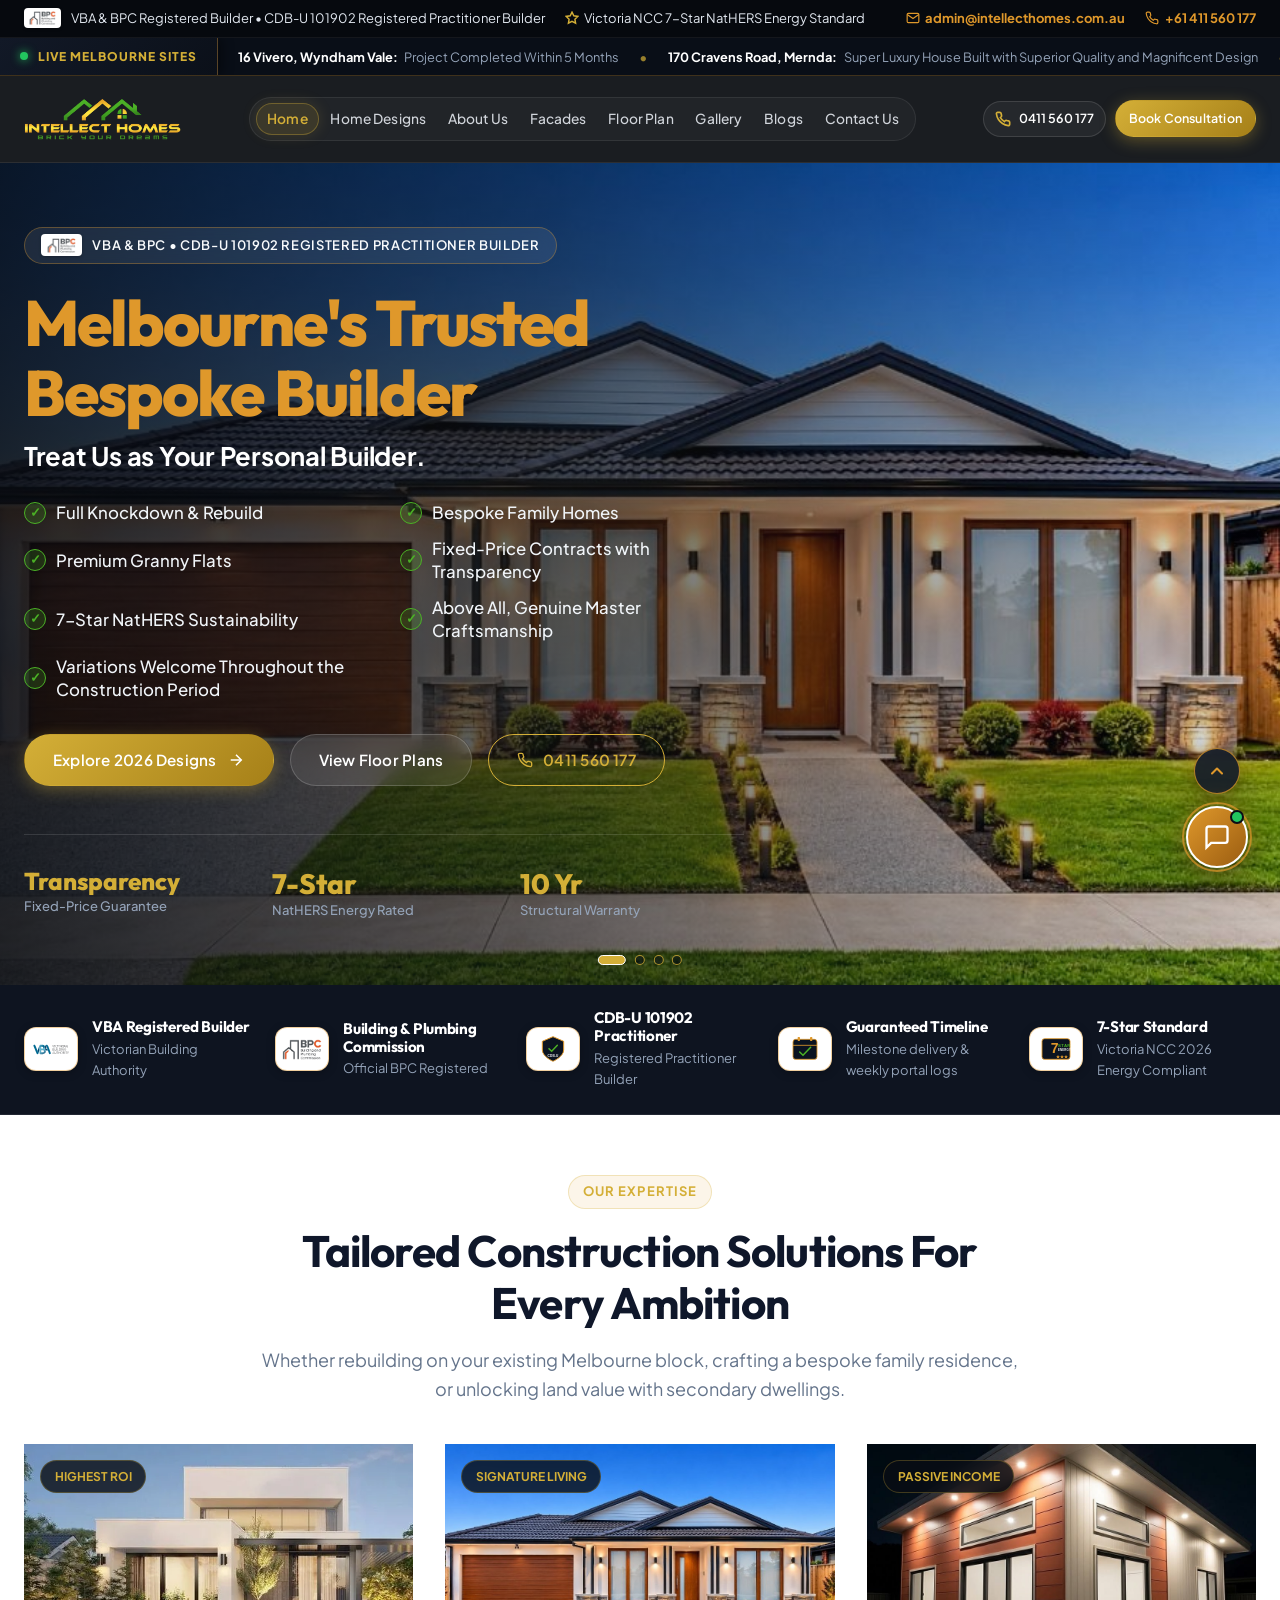
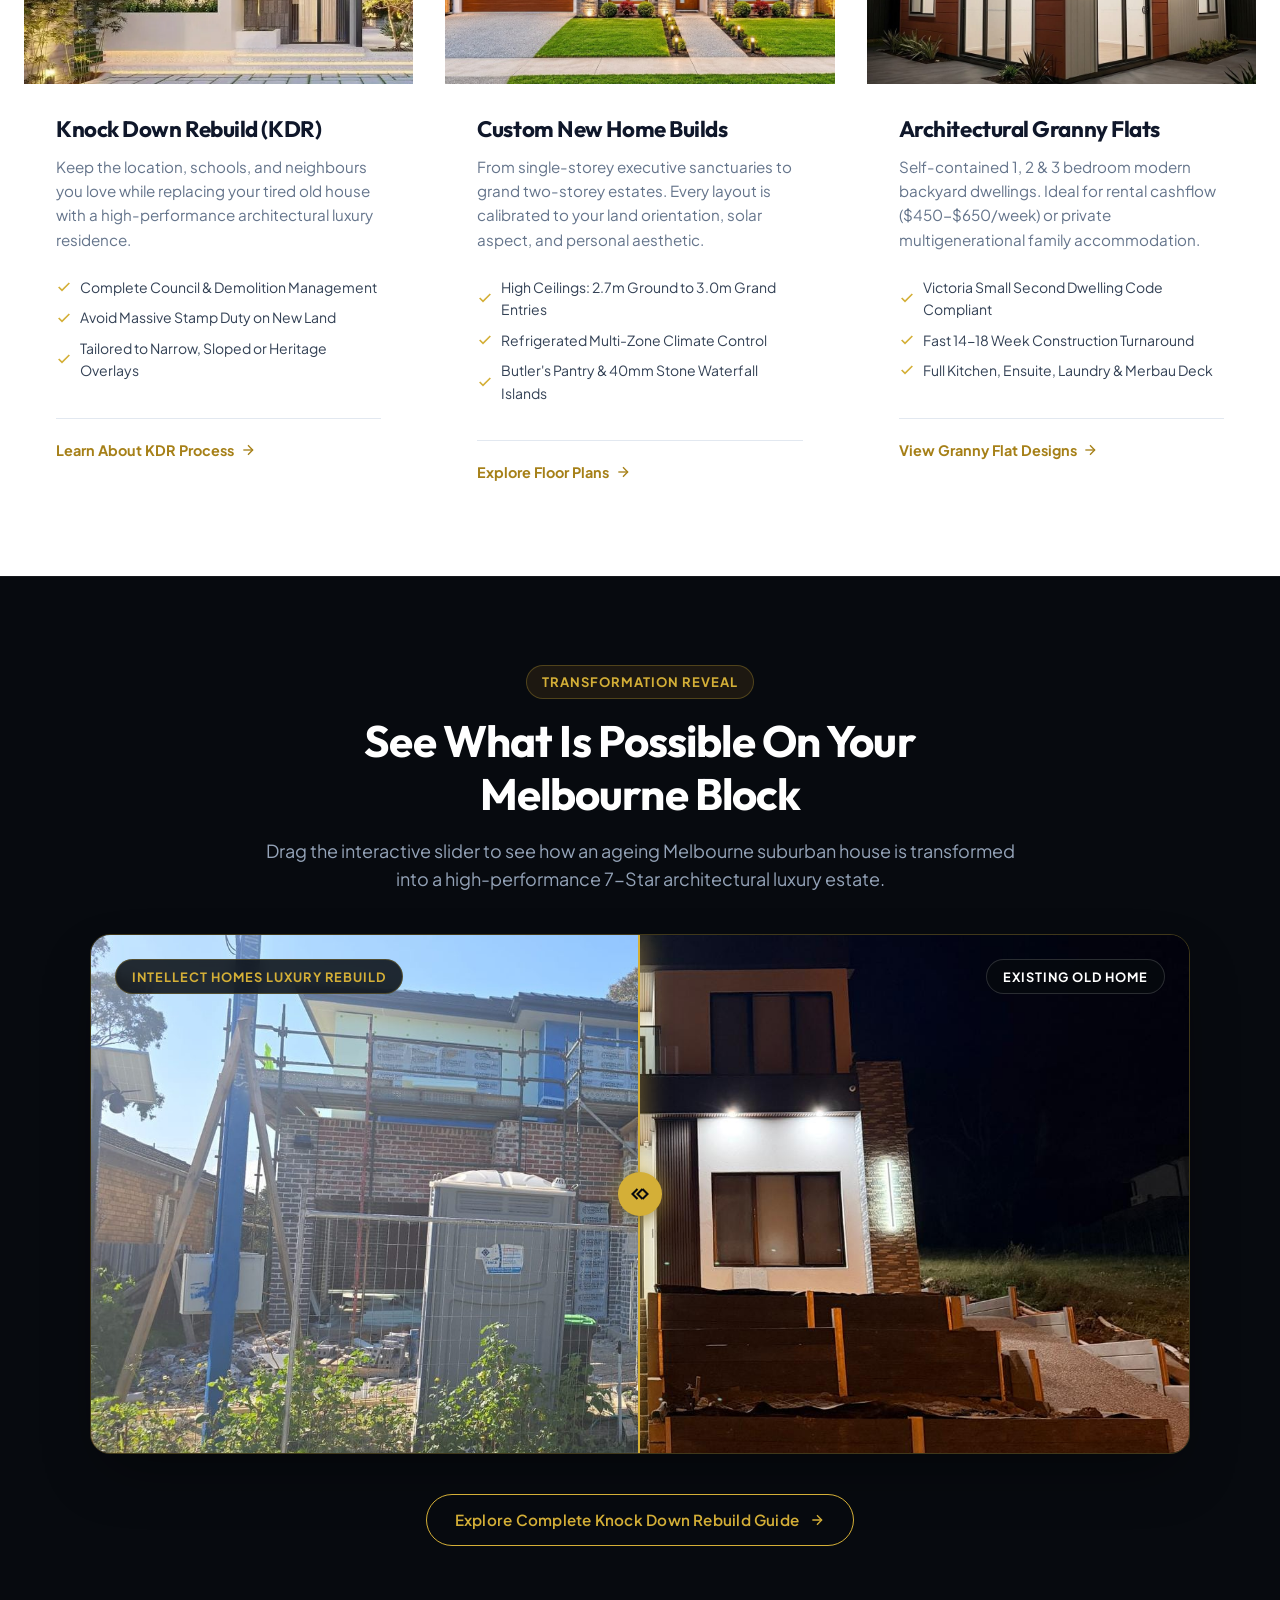
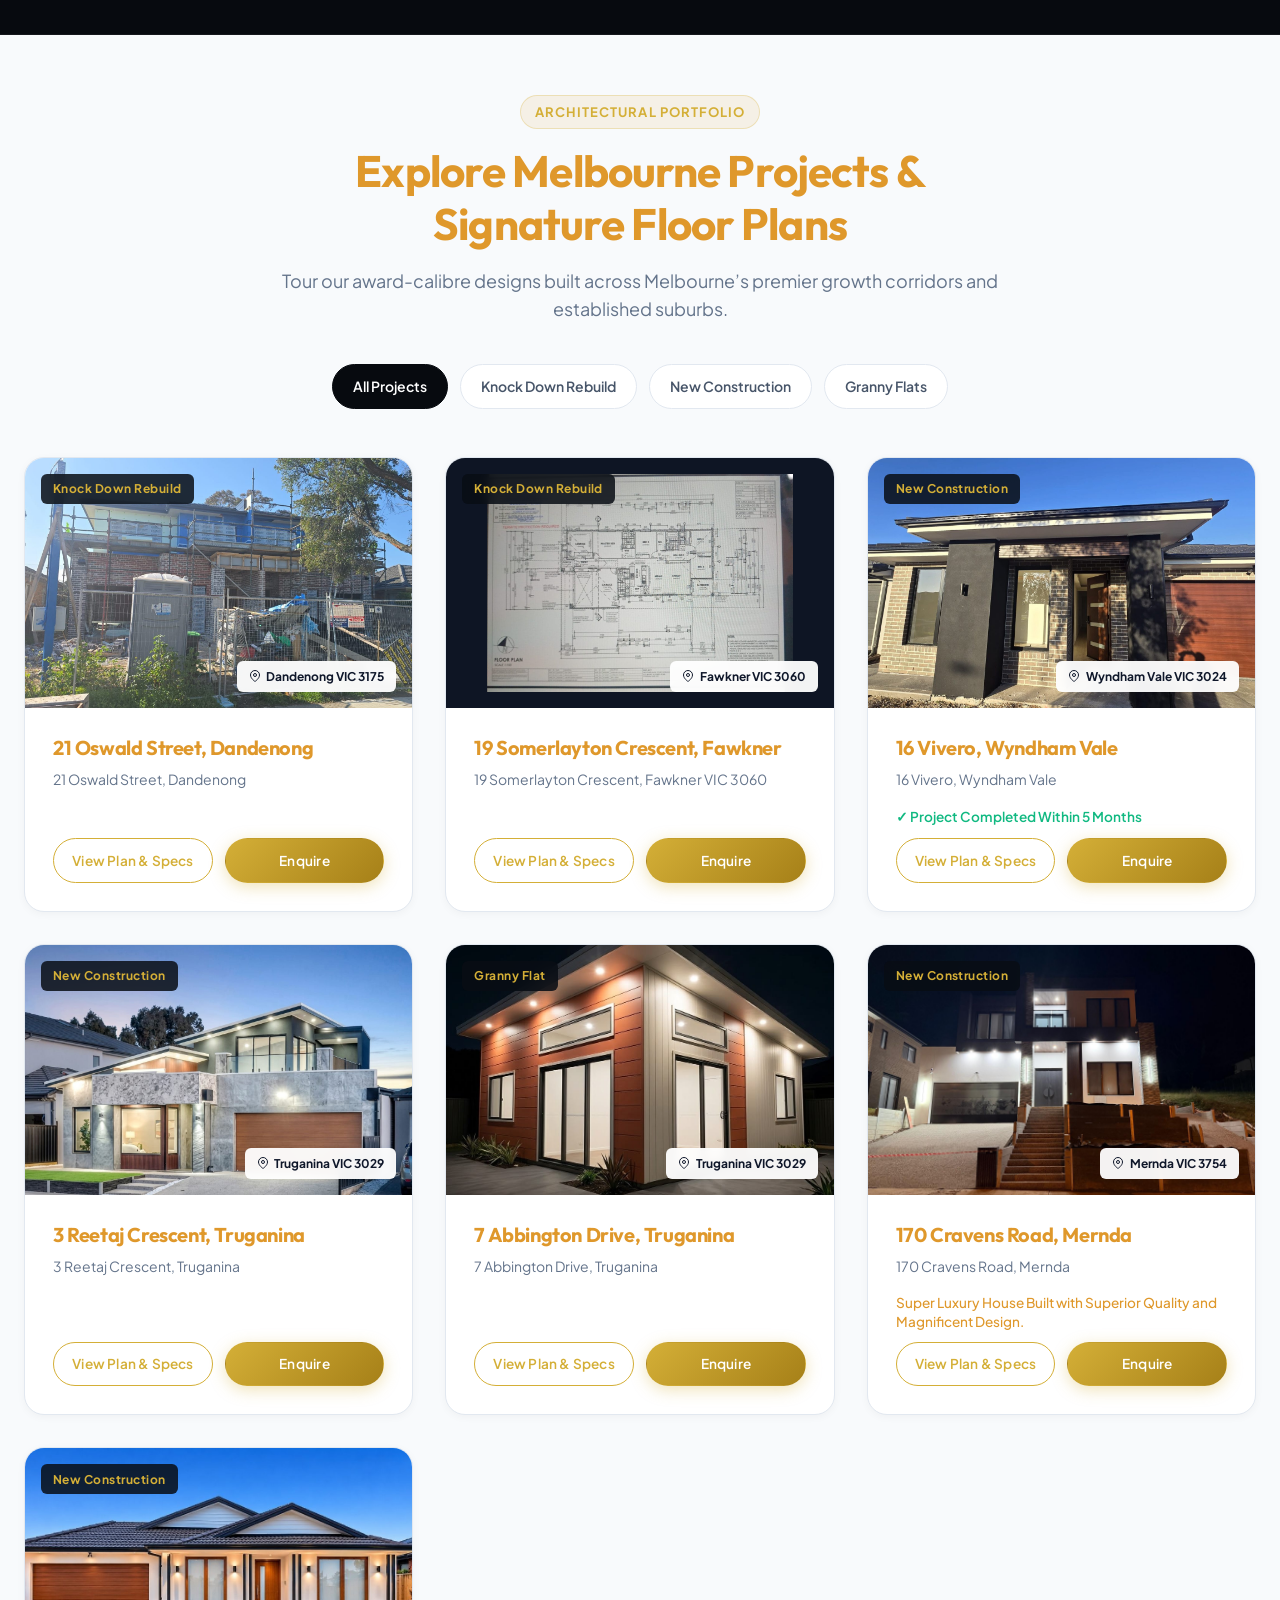
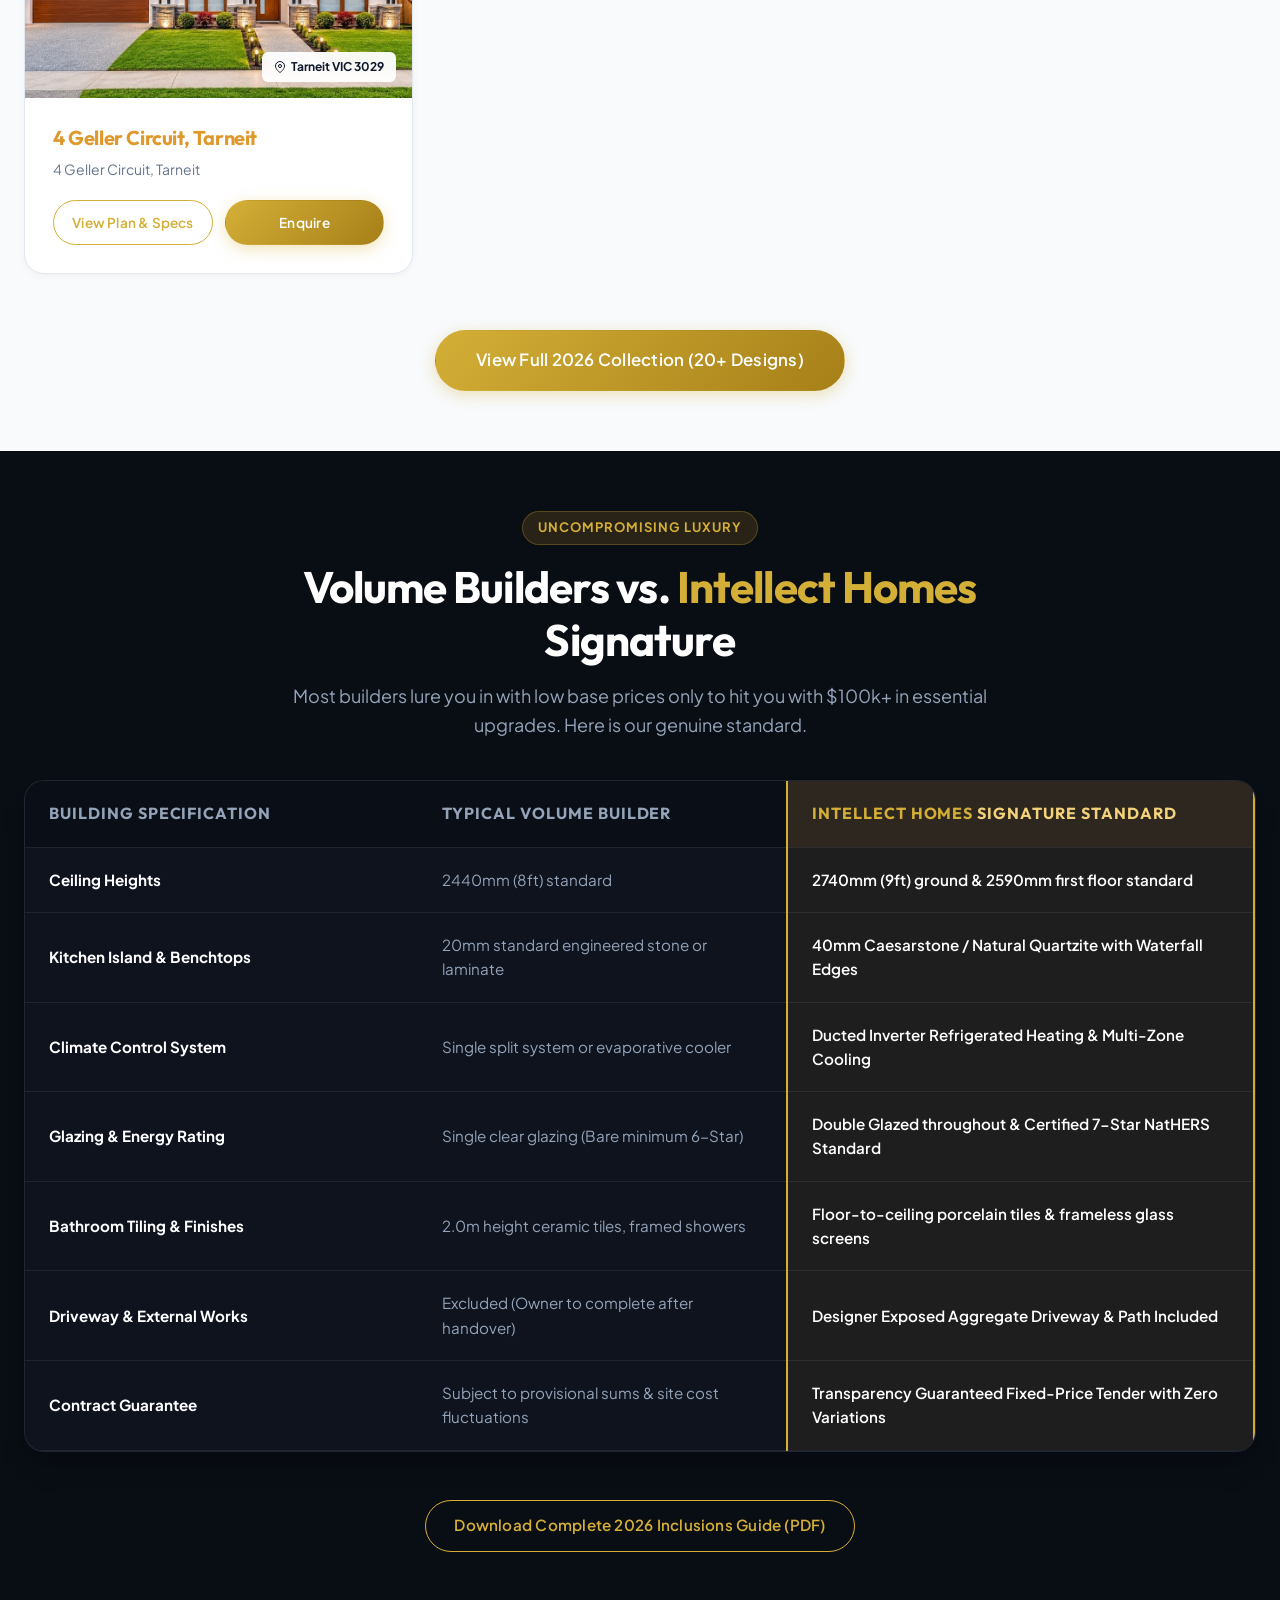
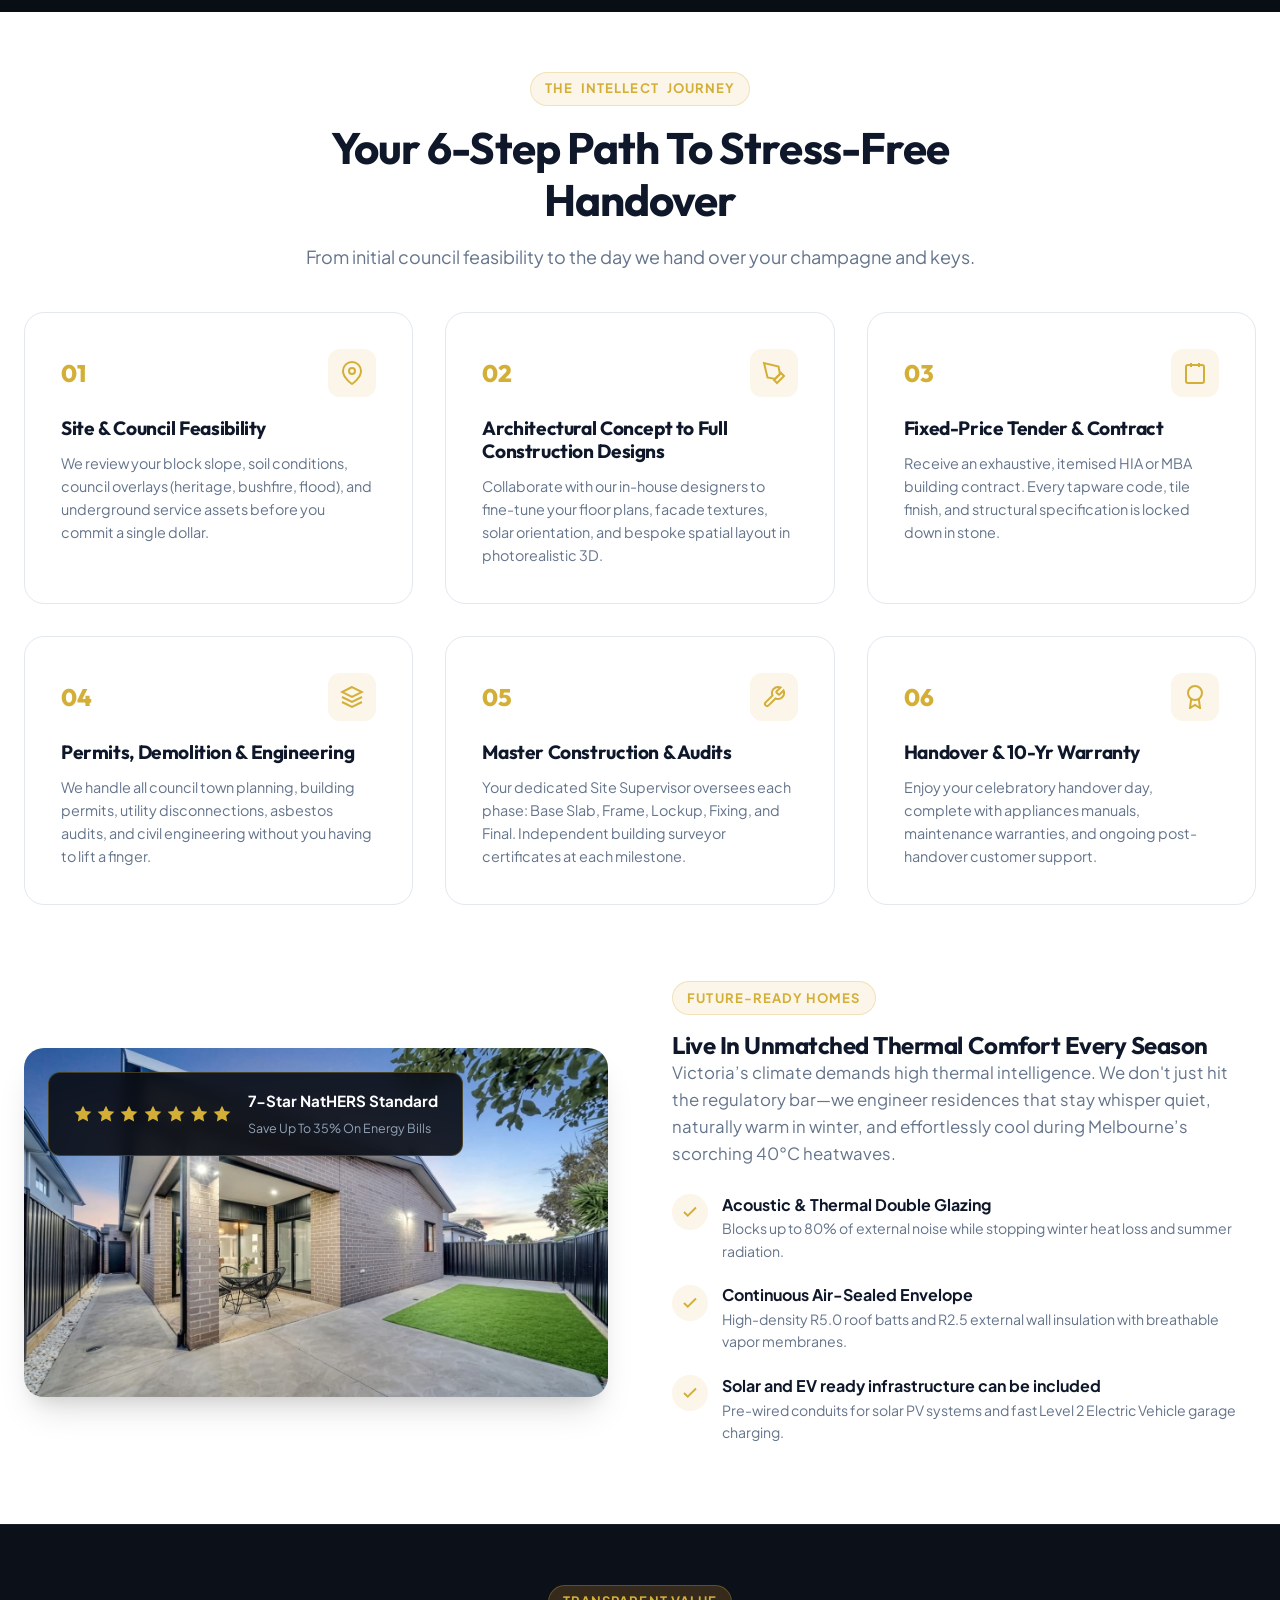
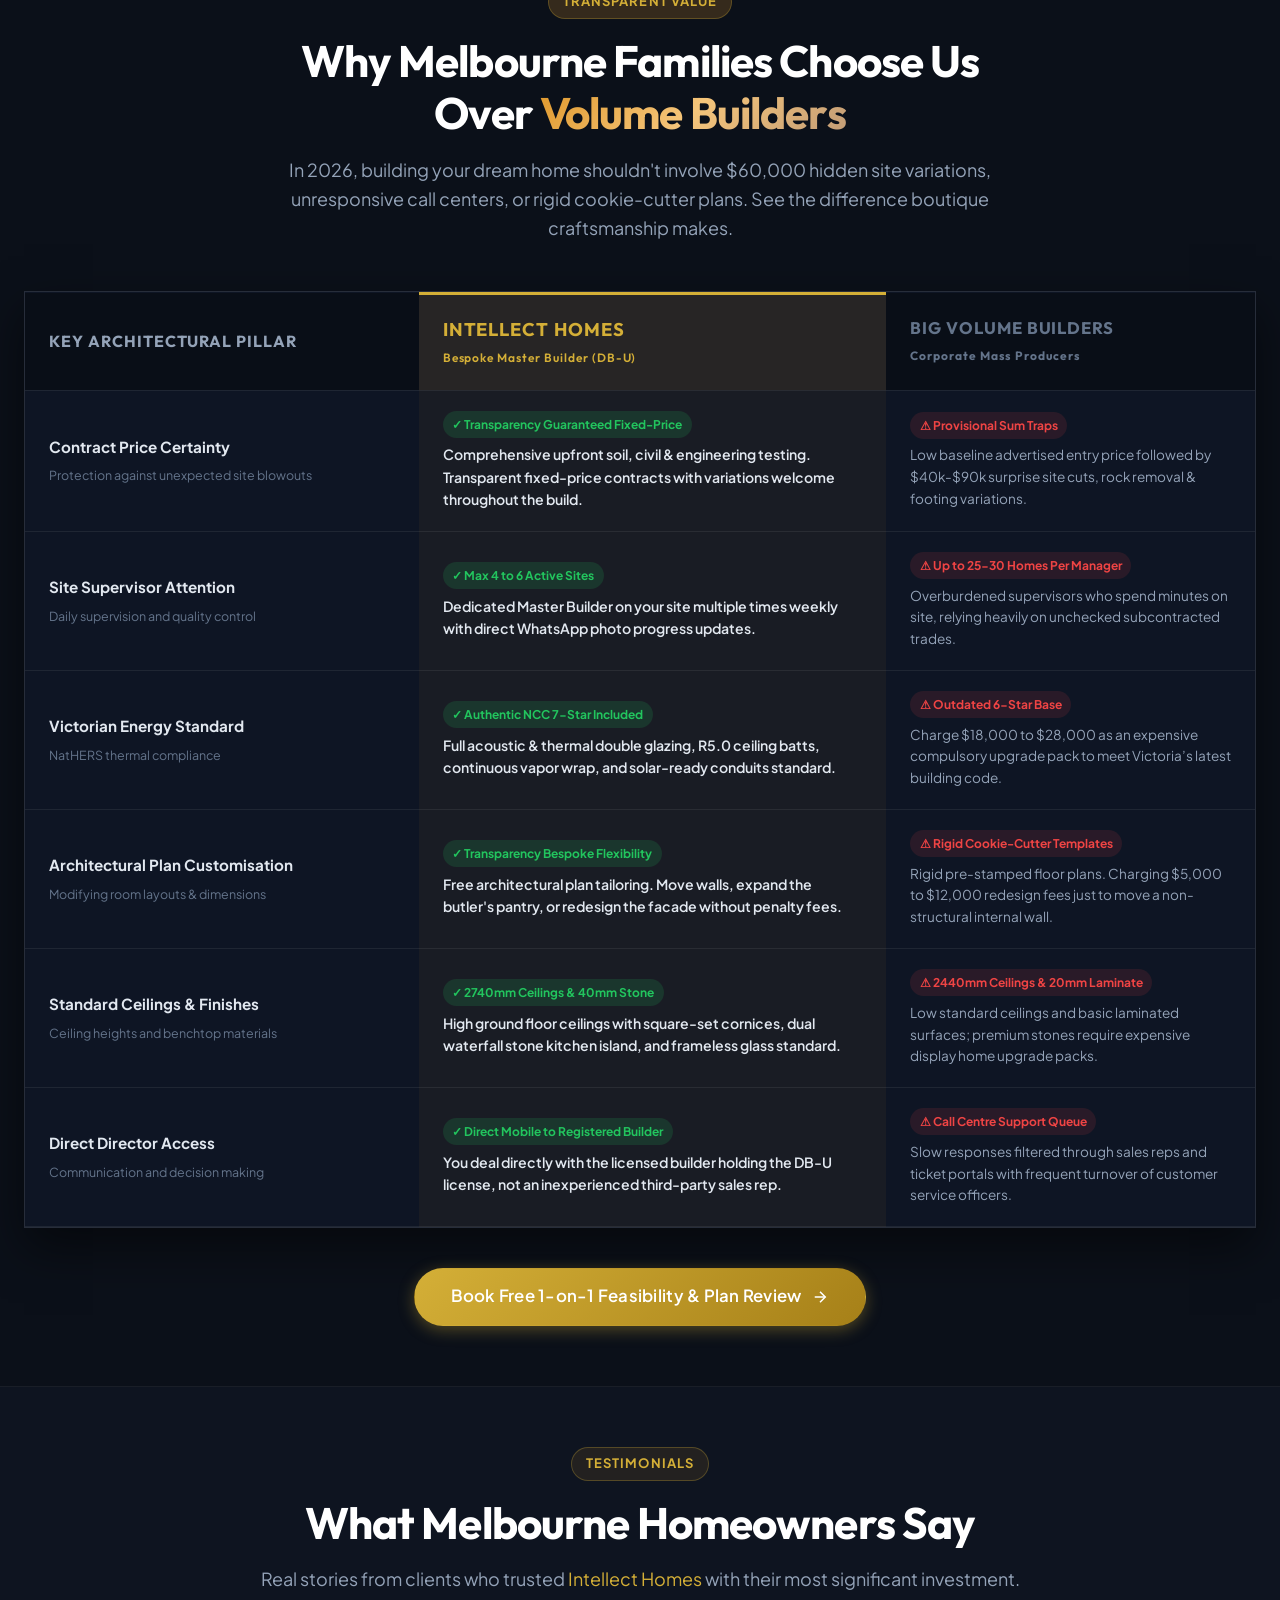
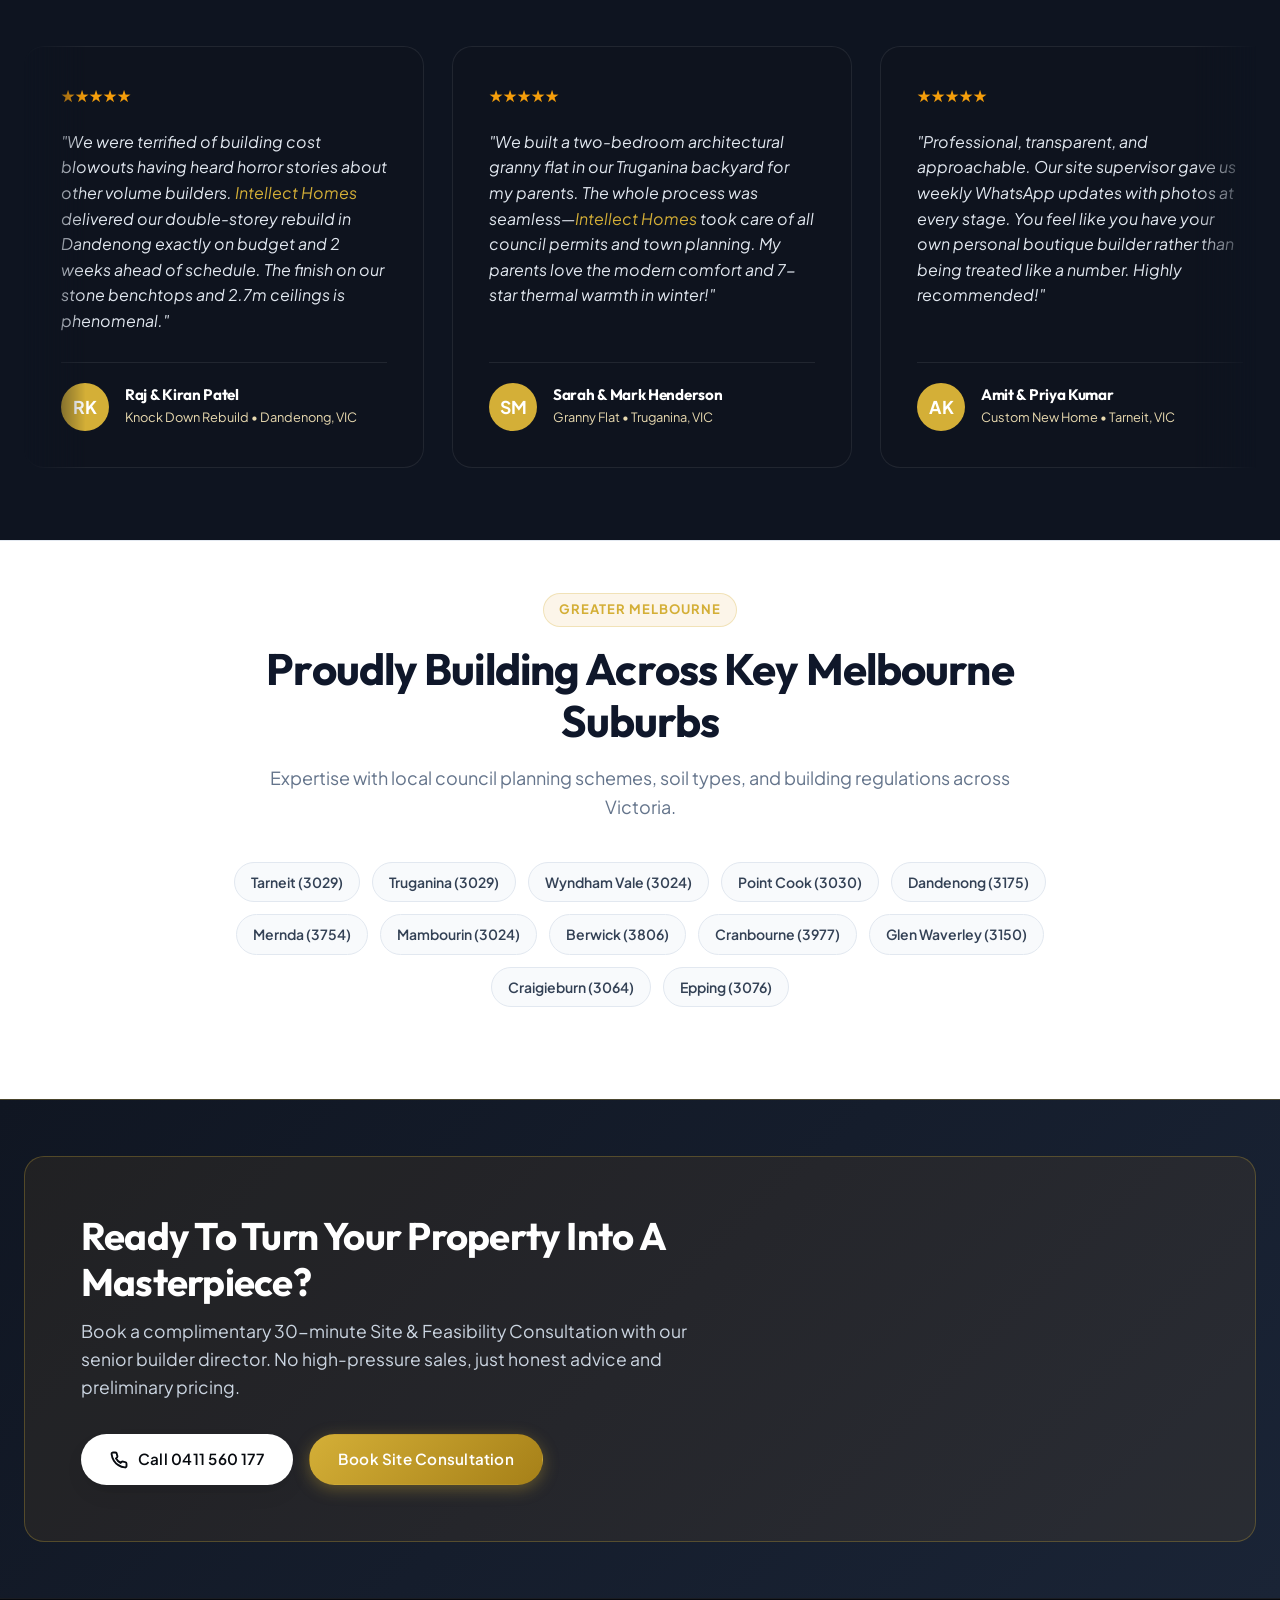
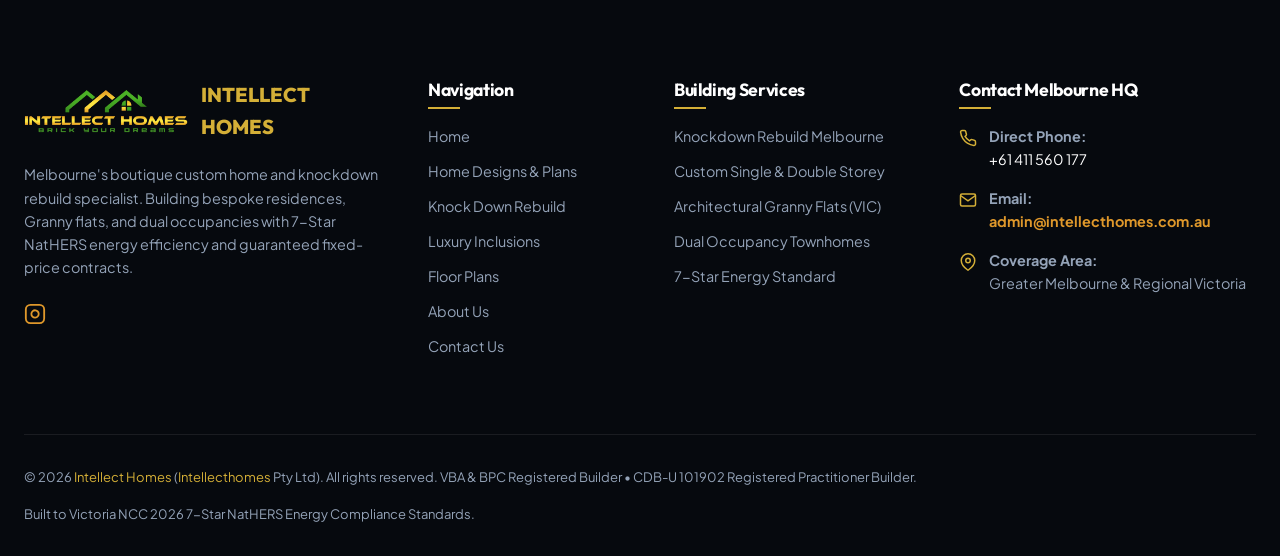
<file: index.html>
<!DOCTYPE html>
<html lang="en-AU">
<head>
  <meta charset="UTF-8">
  <meta http-equiv="X-UA-Compatible" content="IE=edge">
  <meta name="viewport" content="width=device-width, initial-scale=1.0">
  
  <!-- SEO Meta Tags -->
  <title>Intellect Homes | Luxury Custom Builders & Knock Down Rebuild Melbourne</title>
  <meta name="description" content="Intellect Homes is Melbourne's premier custom home builder, specialising in Knock Down Rebuilds, luxury new residences, and architectural granny flats with guaranteed fixed-price contracts and 7-Star NatHERS energy ratings.">
  <meta name="keywords" content="Knock Down Rebuild Melbourne, Custom Home Builders Melbourne, Granny Flats Melbourne, Luxury Homes Tarneit, Truganina Builders, Dandenong Custom Homes, 7 Star Homes Victoria, Fixed Price Builders Melbourne">
  <meta name="author" content="Intellect Homes">
  <meta name="robots" content="index, follow, max-image-preview:large">
  <link rel="canonical" href="https://intellecthomes.com.au/">
  
  <!-- Open Graph / Social Meta -->
  <meta property="og:locale" content="en_AU">
  <meta property="og:type" content="website">
  <meta property="og:title" content="Intellect Homes | Luxury Custom Builders & Knock Down Rebuild Melbourne">
  <meta property="og:description" content="Turn your property into an architectural masterpiece. Guaranteed Fixed-Price Tender, 10-Year Structural Warranty, and 7-Star NatHERS Energy Efficiency.">
  <meta property="og:url" content="https://intellecthomes.com.au/">
  <meta property="og:site_name" content="Intellect Homes">
  <meta property="og:image" content="assets/images/hero-luxury.jpg">

  <!-- Favicon -->
  <link rel="icon" type="image/webp" href="assets/images/favicon.webp">

  <!-- Google Fonts -->
  <link rel="preconnect" href="https://fonts.googleapis.com">
  <link rel="preconnect" href="https://fonts.gstatic.com" crossorigin>
  <link href="https://fonts.googleapis.com/css2?family=Outfit:wght@400;500;600;700;800&family=Plus+Jakarta+Sans:wght@400;500;600;700&display=swap" rel="stylesheet">

  <!-- Stylesheet -->
  <link rel="stylesheet" href="assets/css/style.css">

  <!-- Structured Data (JSON-LD) for Local Business & SEO Authority -->
  <script type="application/ld+json">
  {
    "@context": "https://schema.org",
    "@type": "HomeAndConstructionBusiness",
    "name": "Intellect Homes",
    "image": "https://intellecthomes.com.au/assets/images/hero-luxury.jpg",
    "url": "https://intellecthomes.com.au/",
    "telephone": "+61411560177",
    "email": "admin@intellecthomes.com.au",
    "priceRange": "$$$$",
    "address": {
      "@type": "PostalAddress",
      "addressLocality": "Melbourne",
      "addressRegion": "VIC",
      "postalCode": "3000",
      "addressCountry": "AU"
    },
    "geo": {
      "@type": "GeoCoordinates",
      "latitude": -37.8136,
      "longitude": 144.9631
    },
    "openingHoursSpecification": {
      "@type": "OpeningHoursSpecification",
      "dayOfWeek": [
        "Monday",
        "Tuesday",
        "Wednesday",
        "Thursday",
        "Friday",
        "Saturday"
      ],
      "opens": "08:30",
      "closes": "17:30"
    },
    "sameAs": [
      "https://www.instagram.com/intellect_homes"
    ],
    "areaServed": [
      "Melbourne",
      "City of Wyndham",
      "City of Casey",
      "City of Greater Dandenong",
      "City of Whittlesea",
      "Tarneit",
      "Truganina",
      "Point Cook",
      "Wyndham Vale",
      "Dandenong",
      "Mernda"
    ]
  }
  </script>
</head>
<body>

  <!-- ==========================================================================
       TOP TRUST STRIP
       ========================================================================== -->
  <div class="top-bar">
    <div class="container">
      <div class="top-bar-left">
        <span class="top-bar-badge">
          <span class="badge-logo-box"><img src="assets/images/bpc-primary.png" alt="BPC Registered Builder" class="badge-logo-img"></span>
          VBA &amp; BPC Registered Builder &bull; CDB-U 101902 Registered Practitioner Builder
        </span>
        <span class="top-bar-badge">
          <svg width="14" height="14" viewBox="0 0 24 24" fill="none" stroke="currentColor" stroke-width="2.5"><path d="M12 2l3.09 6.26L22 9.27l-5 4.87 1.18 6.88L12 17.77l-6.18 3.25L7 14.14 2 9.27l6.91-1.01L12 2z"/></svg>
          Victoria NCC 7-Star NatHERS Energy Standard
        </span>
      </div>
      <div class="top-bar-right">
        <a href="mailto:admin@intellecthomes.com.au" class="top-bar-link top-bar-email" style="color: #DF982B; font-weight: 700;">
          <svg width="14" height="14" viewBox="0 0 24 24" fill="none" stroke="currentColor" stroke-width="2"><path d="M4 4h16c1.1 0 2 .9 2 2v12c0 1.1-.9 2-2 2H4c-1.1 0-2-.9-2-2V6c0-1.1.9-2 2-2z"/><polyline points="22,6 12,13 2,6"/></svg>
          admin@intellecthomes.com.au
        </a>
        <a href="tel:+61411560177" class="top-bar-link" style="color: #DF982B; font-weight: 700;">
          <svg width="14" height="14" viewBox="0 0 24 24" fill="none" stroke="currentColor" stroke-width="2"><path d="M22 16.92v3a2 2 0 0 1-2.18 2 19.79 19.79 0 0 1-8.63-3.07 19.5 19.5 0 0 1-6-6 19.79 19.79 0 0 1-3.07-8.67A2 2 0 0 1 4.11 2h3a2 2 0 0 1 2 1.72 12.84 12.84 0 0 0 .7 2.81 2 2 0 0 1-.45 2.11L8.09 9.91a16 16 0 0 0 6 6l1.27-1.27a2 2 0 0 1 2.11-.45 12.84 12.84 0 0 0 2.81.7A2 2 0 0 1 22 16.92z"/></svg>
          +61 411 560 177
        </a>
      </div>
    </div>
  </div>

  <!-- ==========================================================================
       LIVE MELBOURNE CONSTRUCTION STATUS TICKER
       ========================================================================== -->
  <div class="construction-ticker-strip">
    <div class="ticker-label">
      <span class="live-indicator-dot"></span>
      <span>LIVE MELBOURNE SITES</span>
    </div>
    <div class="ticker-track-wrap">
      <div class="ticker-track">
        <span class="ticker-item"><strong>16 Vivero, Wyndham Vale:</strong> Project Completed Within 5 Months</span>
        <span class="ticker-separator">&bull;</span>
        <span class="ticker-item"><strong>170 Cravens Road, Mernda:</strong> Super Luxury House Built with Superior Quality and Magnificent Design</span>
        <span class="ticker-separator">&bull;</span>
        <span class="ticker-item"><strong>4 Conservation Drive, Tarneit VIC 3029</strong></span>
        <span class="ticker-separator">&bull;</span>
        <span class="ticker-item"><strong>7 Abbington Drive, Truganina VIC 3029</strong></span>
        <span class="ticker-separator">&bull;</span>
        <span class="ticker-item"><strong>3 Reetaj Crescent</strong></span>
        <span class="ticker-separator">&bull;</span>
        <span class="ticker-item"><strong>19 Somerlayton Crescent, Fawkner VIC 3060:</strong> Luxury Knockdown Rebuild</span>
        <span class="ticker-separator">&bull;</span>
        <span class="ticker-item"><strong>193 Callaway Street, Mambourin</strong></span>
        <span class="ticker-separator">&bull;</span>
        <span class="ticker-item"><strong>4 Geller Circuit, Tarneit</strong></span>
        <span class="ticker-separator">&bull;</span>
        <!-- Continuous loop repeat -->
        <span class="ticker-item"><strong>16 Vivero, Wyndham Vale:</strong> Project Completed Within 5 Months</span>
        <span class="ticker-separator">&bull;</span>
        <span class="ticker-item"><strong>170 Cravens Road, Mernda:</strong> Super Luxury House Built with Superior Quality and Magnificent Design</span>
        <span class="ticker-separator">&bull;</span>
        <span class="ticker-item"><strong>4 Conservation Drive, Tarneit VIC 3029</strong></span>
        <span class="ticker-separator">&bull;</span>
        <span class="ticker-item"><strong>7 Abbington Drive, Truganina VIC 3029</strong></span>
        <span class="ticker-separator">&bull;</span>
        <span class="ticker-item"><strong>3 Reetaj Crescent</strong></span>
        <span class="ticker-separator">&bull;</span>
        <span class="ticker-item"><strong>19 Somerlayton Crescent, Fawkner VIC 3060:</strong> Luxury Knockdown Rebuild</span>
        <span class="ticker-separator">&bull;</span>
        <span class="ticker-item"><strong>193 Callaway Street, Mambourin</strong></span>
        <span class="ticker-separator">&bull;</span>
        <span class="ticker-item"><strong>4 Geller Circuit, Tarneit</strong></span>
      </div>
    </div>
  </div>

  <!-- ==========================================================================
       MAIN NAVIGATION
       ========================================================================== -->
  <header class="site-header" id="siteHeader">
    <div class="container nav-container">
      <a href="index.html" class="brand-logo" aria-label="Intellect Homes Home">
        <img src="assets/images/logo.webp" alt="Intellect Homes Logo">
      </a>

      <nav aria-label="Primary Navigation">
        <ul class="nav-menu">
          <li><a href="index.html" class="nav-link active">Home</a></li>
          <li><a href="designs.html" class="nav-link">Home Designs</a></li>
          <li><a href="about.html" class="nav-link">About Us</a></li>
          <li><a href="facades.html" class="nav-link">Facades</a></li>
          <li><a href="floor-plan.html" class="nav-link">Floor Plan</a></li>
          <li><a href="gallery.html" class="nav-link">Gallery</a></li>
          <li><a href="blogs.html" class="nav-link">Blogs</a></li>
          <li><a href="contact.html" class="nav-link">Contact Us</a></li>
        </ul>
      </nav>

      <div class="nav-actions">
        <a href="tel:+61411560177" class="header-phone">
          <svg width="16" height="16" viewBox="0 0 24 24" fill="none" stroke="currentColor" stroke-width="2.5"><path d="M22 16.92v3a2 2 0 0 1-2.18 2 19.79 19.79 0 0 1-8.63-3.07 19.5 19.5 0 0 1-6-6 19.79 19.79 0 0 1-3.07-8.67A2 2 0 0 1 4.11 2h3a2 2 0 0 1 2 1.72 12.84 12.84 0 0 0 .7 2.81 2 2 0 0 1-.45 2.11L8.09 9.91a16 16 0 0 0 6 6l1.27-1.27a2 2 0 0 1 2.11-.45 12.84 12.84 0 0 0 2.81.7A2 2 0 0 1 22 16.92z"/></svg>
          0411 560 177
        </a>
        <a href="#consultation" class="btn btn-primary" data-open-modal="consultModal">
          Book Consultation
        </a>
        <button class="mobile-menu-btn" aria-label="Toggle navigation menu">
          <svg width="24" height="24" viewBox="0 0 24 24" fill="none" stroke="currentColor" stroke-width="2"><line x1="3" y1="12" x2="21" y2="12"/><line x1="3" y1="6" x2="21" y2="6"/><line x1="3" y1="18" x2="21" y2="18"/></svg>
        </button>
      </div>
    </div>
  </header>

  <!-- ==========================================================================
       HERO SECTION
       ========================================================================== -->
  <section class="hero-section">
    <div class="hero-background" id="heroBgSlider">
      <img src="assets/images/slider-modern-facade.jpg" alt="Completed Modern Brick and Render Facade by Intellect Homes" class="hero-bg-slide active">
      <img src="assets/images/slider-kitchen-living.jpg" alt="Open-Plan Kitchen and Living with LED Cove Lighting by Intellect Homes" class="hero-bg-slide">
      <img src="assets/images/slider-designer-kitchen.jpg" alt="Custom Waterfall Stone Island Kitchen by Intellect Homes" class="hero-bg-slide">
      <img src="assets/images/slider-feature-living.jpg" alt="Architectural Living and Media Niche by Intellect Homes" class="hero-bg-slide">
    </div>
    <div class="hero-overlay"></div>
    <div class="hero-slider-dots" id="heroSliderDots" aria-label="Hero background slide controls">
      <button type="button" class="hero-dot active" data-slide="0" aria-label="Slide 1"></button>
      <button type="button" class="hero-dot" data-slide="1" aria-label="Slide 2"></button>
      <button type="button" class="hero-dot" data-slide="2" aria-label="Slide 3"></button>
      <button type="button" class="hero-dot" data-slide="3" aria-label="Slide 4"></button>
    </div>

    <div class="container">
      <div class="hero-content">
        <div class="hero-trust-pill">
          <span class="badge-logo-box"><img src="assets/images/bpc-primary.png" alt="BPC Registered Builder" class="badge-logo-img"></span>
          <span>VBA &amp; BPC &bull; CDB-U 101902 REGISTERED PRACTITIONER BUILDER</span>
        </div>

        <h1 class="hero-title" style="color: #DF982B; margin-bottom: 0.5rem;">
          Melbourne's Trusted Bespoke Builder
        </h1>

        <p class="hero-tagline" style="font-size: clamp(1.2rem, 2.5vw, 1.6rem); font-weight: 700; color: #FFFFFF; margin-bottom: 1.5rem; letter-spacing: -0.01em;">
          Treat Us as Your Personal Builder.
        </p>

        <ul class="hero-bullets-list">
          <li><span class="bullet-check">&#10003;</span> Full Knockdown &amp; Rebuild</li>
          <li><span class="bullet-check">&#10003;</span> Bespoke Family Homes</li>
          <li><span class="bullet-check">&#10003;</span> Premium Granny Flats</li>
          <li><span class="bullet-check">&#10003;</span> Fixed-Price Contracts with Transparency</li>
          <li><span class="bullet-check">&#10003;</span> 7-Star NatHERS Sustainability</li>
          <li><span class="bullet-check">&#10003;</span> Above All, Genuine Master Craftsmanship</li>
          <li><span class="bullet-check">&#10003;</span> Variations Welcome Throughout the Construction Period</li>
        </ul>

        <div class="hero-cta-group">
          <a href="designs.html" class="btn btn-primary">
            Explore 2026 Designs
            <svg width="18" height="18" viewBox="0 0 24 24" fill="none" stroke="currentColor" stroke-width="2"><line x1="5" y1="12" x2="19" y2="12"/><polyline points="12 5 19 12 12 19"/></svg>
          </a>
          <a href="floor-plan.html" class="btn btn-secondary">
            View Floor Plans
          </a>
          <a href="tel:+61411560177" class="btn btn-outline-gold">
            <svg width="16" height="16" viewBox="0 0 24 24" fill="none" stroke="currentColor" stroke-width="2"><path d="M22 16.92v3a2 2 0 0 1-2.18 2 19.79 19.79 0 0 1-8.63-3.07 19.5 19.5 0 0 1-6-6 19.79 19.79 0 0 1-3.07-8.67A2 2 0 0 1 4.11 2h3a2 2 0 0 1 2 1.72 12.84 12.84 0 0 0 .7 2.81 2 2 0 0 1-.45 2.11L8.09 9.91a16 16 0 0 0 6 6l1.27-1.27a2 2 0 0 1 2.11-.45 12.84 12.84 0 0 0 2.81.7A2 2 0 0 1 22 16.92z"/></svg>
            0411 560 177
          </a>
        </div>

        <div class="hero-stats">
          <div class="stat-item">
            <span class="stat-number" style="font-size: clamp(1.1rem, 1.9vw, 1.55rem);">Transparency</span>
            <span class="stat-label">Fixed-Price Guarantee</span>
          </div>
          <div class="stat-item">
            <span class="stat-number">7-Star</span>
            <span class="stat-label">NatHERS Energy Rated</span>
          </div>
          <div class="stat-item">
            <span class="stat-number">10 Yr</span>
            <span class="stat-label">Structural Warranty</span>
          </div>
        </div>
      </div>
    </div>
  </section>

  <!-- ==========================================================================
       ACCREDITATION & TRUST BAR
       ========================================================================== -->
  <section class="trust-bar">
    <div class="container">
      <div class="trust-grid">
        <div class="trust-feature">
          <div class="trust-logo-box" title="Victorian Building Authority Registered Builder">
            <img src="assets/images/vba-logo.svg" alt="VBA Registered Builder Logo" class="trust-logo-img">
          </div>
          <div class="trust-info">
            <h4>VBA Registered Builder</h4>
            <p>Victorian Building Authority</p>
          </div>
        </div>

        <div class="trust-feature">
          <div class="trust-logo-box" title="Building and Plumbing Commission (BPC) Registered">
            <img src="assets/images/bpc-primary.png" alt="Building and Plumbing Commission (BPC) Official Logo" class="trust-logo-img">
          </div>
          <div class="trust-info">
            <h4>Building &amp; Plumbing Commission</h4>
            <p>Official BPC Registered</p>
          </div>
        </div>

        <div class="trust-feature">
          <div class="trust-logo-box" title="CDB-U 101902 Registered Practitioner Builder">
            <img src="assets/images/cdbu-badge.svg" alt="CDB-U 101902 Registered Practitioner Builder" class="trust-logo-img">
          </div>
          <div class="trust-info">
            <h4>CDB-U 101902 Practitioner</h4>
            <p>Registered Practitioner Builder</p>
          </div>
        </div>

        <div class="trust-feature">
          <div class="trust-logo-box" title="Guaranteed Timeline">
            <img src="assets/images/guaranteed-timeline.svg" alt="Guaranteed Timeline &amp; Milestone Delivery" class="trust-logo-img">
          </div>
          <div class="trust-info">
            <h4>Guaranteed Timeline</h4>
            <p>Milestone delivery &amp; weekly portal logs</p>
          </div>
        </div>

        <div class="trust-feature">
          <div class="trust-logo-box" title="Victoria 7-Star NatHERS Standard">
            <img src="assets/images/nathers-7star.svg" alt="Victoria 7-Star NatHERS Standard" class="trust-logo-img">
          </div>
          <div class="trust-info">
            <h4>7-Star Standard</h4>
            <p>Victoria NCC 2026 Energy Compliant</p>
          </div>
        </div>
      </div>
    </div>
  </section>

  <!-- ==========================================================================
       CORE SERVICES / PILLARS
       ========================================================================== -->
  <section class="services-section" id="services">
    <div class="container">
      <div class="section-header">
        <span class="section-tag">OUR EXPERTISE</span>
        <h2>Tailored Construction Solutions For Every Ambition</h2>
        <p>Whether rebuilding on your existing Melbourne block, crafting a bespoke family residence, or unlocking land value with secondary dwellings.</p>
      </div>

      <div class="services-grid">
        <!-- Card 1: Knock Down Rebuild -->
        <article class="service-card">
          <div class="service-image">
            <img src="assets/images/categroy1.webp" alt="Knock Down Rebuild in Melbourne by Intellect Homes">
            <span class="service-badge">Highest ROI</span>
          </div>
          <div class="service-body">
            <h3>Knock Down Rebuild (KDR)</h3>
            <p>Keep the location, schools, and neighbours you love while replacing your tired old house with a high-performance architectural luxury residence.</p>
            <ul class="service-features">
              <li>
                <svg width="16" height="16" viewBox="0 0 24 24" fill="none" stroke="currentColor" stroke-width="2.5"><polyline points="20 6 9 17 4 12"/></svg>
                Complete Council & Demolition Management
              </li>
              <li>
                <svg width="16" height="16" viewBox="0 0 24 24" fill="none" stroke="currentColor" stroke-width="2.5"><polyline points="20 6 9 17 4 12"/></svg>
                Avoid Massive Stamp Duty on New Land
              </li>
              <li>
                <svg width="16" height="16" viewBox="0 0 24 24" fill="none" stroke="currentColor" stroke-width="2.5"><polyline points="20 6 9 17 4 12"/></svg>
                Tailored to Narrow, Sloped or Heritage Overlays
              </li>
            </ul>
            <div class="service-footer">
              <a href="knockdown-rebuild.html" class="service-link">
                Learn About KDR Process
                <svg width="16" height="16" viewBox="0 0 24 24" fill="none" stroke="currentColor" stroke-width="2"><line x1="5" y1="12" x2="19" y2="12"/><polyline points="12 5 19 12 12 19"/></svg>
              </a>
            </div>
          </div>
        </article>

        <!-- Card 2: Custom New Construction -->
        <article class="service-card">
          <div class="service-image">
            <img src="assets/images/4-geller-circuit-tarneit.jpg" alt="Custom New Construction Melbourne">
            <span class="service-badge">Signature Living</span>
          </div>
          <div class="service-body">
            <h3>Custom New Home Builds</h3>
            <p>From single-storey executive sanctuaries to grand two-storey estates. Every layout is calibrated to your land orientation, solar aspect, and personal aesthetic.</p>
            <ul class="service-features">
              <li>
                <svg width="16" height="16" viewBox="0 0 24 24" fill="none" stroke="currentColor" stroke-width="2.5"><polyline points="20 6 9 17 4 12"/></svg>
                High Ceilings: 2.7m Ground to 3.0m Grand Entries
              </li>
              <li>
                <svg width="16" height="16" viewBox="0 0 24 24" fill="none" stroke="currentColor" stroke-width="2.5"><polyline points="20 6 9 17 4 12"/></svg>
                Refrigerated Multi-Zone Climate Control
              </li>
              <li>
                <svg width="16" height="16" viewBox="0 0 24 24" fill="none" stroke="currentColor" stroke-width="2.5"><polyline points="20 6 9 17 4 12"/></svg>
                Butler's Pantry & 40mm Stone Waterfall Islands
              </li>
            </ul>
            <div class="service-footer">
              <a href="designs.html" class="service-link">
                Explore Floor Plans
                <svg width="16" height="16" viewBox="0 0 24 24" fill="none" stroke="currentColor" stroke-width="2"><line x1="5" y1="12" x2="19" y2="12"/><polyline points="12 5 19 12 12 19"/></svg>
              </a>
            </div>
          </div>
        </article>

        <!-- Card 3: Modern Granny Flats & Secondary Dwellings -->
        <article class="service-card">
          <div class="service-image">
            <img src="assets/images/WhatsApp-Image-2026-08-25-at-9.58.16-AM.jpeg" alt="Architectural Granny Flat Melbourne">
            <span class="service-badge">Passive Income</span>
          </div>
          <div class="service-body">
            <h3>Architectural Granny Flats</h3>
            <p>Self-contained 1, 2 & 3 bedroom modern backyard dwellings. Ideal for rental cashflow ($450-$650/week) or private multigenerational family accommodation.</p>
            <ul class="service-features">
              <li>
                <svg width="16" height="16" viewBox="0 0 24 24" fill="none" stroke="currentColor" stroke-width="2.5"><polyline points="20 6 9 17 4 12"/></svg>
                Victoria Small Second Dwelling Code Compliant
              </li>
              <li>
                <svg width="16" height="16" viewBox="0 0 24 24" fill="none" stroke="currentColor" stroke-width="2.5"><polyline points="20 6 9 17 4 12"/></svg>
                Fast 14-18 Week Construction Turnaround
              </li>
              <li>
                <svg width="16" height="16" viewBox="0 0 24 24" fill="none" stroke="currentColor" stroke-width="2.5"><polyline points="20 6 9 17 4 12"/></svg>
                Full Kitchen, Ensuite, Laundry & Merbau Deck
              </li>
            </ul>
            <div class="service-footer">
              <a href="designs.html" class="service-link">
                View Granny Flat Designs
                <svg width="16" height="16" viewBox="0 0 24 24" fill="none" stroke="currentColor" stroke-width="2"><line x1="5" y1="12" x2="19" y2="12"/><polyline points="12 5 19 12 12 19"/></svg>
              </a>
            </div>
          </div>
        </article>
      </div>
    </div>
  </section>

  <!-- ==========================================================================
       2026 FEATURE: INTERACTIVE BEFORE & AFTER KDR TRANSFORMATION SLIDER
       ========================================================================== -->
  <section style="padding: 5.5rem 0; background: #070A0F; color: #fff; border-top: 1px solid rgba(255,255,255,0.06); border-bottom: 1px solid rgba(255,255,255,0.06);">
    <div class="container">
      <div class="section-header">
        <span class="section-tag">TRANSFORMATION REVEAL</span>
        <h2 style="color: #fff;">See What Is Possible On Your Melbourne Block</h2>
        <p style="color: #94A3B8;">Drag the interactive slider to see how an ageing Melbourne suburban house is transformed into a high-performance 7-Star architectural luxury estate.</p>
      </div>

      <div class="before-after-wrapper">
        <!-- Before Image (Older house) -->
        <div class="before-after-img before">
          <img src="assets/images/WhatsApp-Image-2026-08-28-at-12.30.06-PM.jpeg" alt="Before: Existing Melbourne residence">
          <span class="before-after-label before-lbl">Existing Old Home</span>
        </div>

        <!-- After Image (Intellect Homes Luxury Rebuild) -->
        <div class="before-after-img after">
          <img src="assets/images/WhatsApp-Image-2026-09-03-at-3.51.27-PM.jpeg" alt="After: Intellect Homes Luxury Rebuild 21 Oswald Street Dandenong">
          <span class="before-after-label after-lbl"><span class="text-gold">Intellect Homes</span> Luxury Rebuild</span>
        </div>

        <!-- Draggable Handle -->
        <div class="before-after-handle">
          <div class="handle-circle">
            <svg width="20" height="20" viewBox="0 0 24 24" fill="none" stroke="currentColor" stroke-width="2.5"><polyline points="15 18 9 12 15 6"/><polyline points="9 18 3 12 9 6"/><polyline points="15 6 21 12 15 18"/></svg>
          </div>
        </div>
      </div>

      <div style="text-align: center; margin-top: 2.5rem;">
        <a href="knockdown-rebuild.html" class="btn btn-outline-gold">
          Explore Complete Knock Down Rebuild Guide
          <svg width="16" height="16" viewBox="0 0 24 24" fill="none" stroke="currentColor" stroke-width="2"><line x1="5" y1="12" x2="19" y2="12"/><polyline points="12 5 19 12 12 19"/></svg>
        </a>
      </div>
    </div>
  </section>



  <!-- ==========================================================================
       FEATURED DESIGNS & FLOOR PLAN SHOWCASE
       ========================================================================== -->
  <section class="designs-section" id="designs">
    <div class="container">
      <div class="section-header">
        <span class="section-tag">ARCHITECTURAL PORTFOLIO</span>
        <h2>Explore Melbourne Projects & Signature Floor Plans</h2>
        <p>Tour our award-calibre designs built across Melbourne’s premier growth corridors and established suburbs.</p>
      </div>

      <!-- Filter Bar -->
      <div class="designs-filter-bar">
        <button class="filter-btn active" data-filter="all">All Projects</button>
        <button class="filter-btn" data-filter="knockdown">Knock Down Rebuild</button>
        <button class="filter-btn" data-filter="new-build">New Construction</button>
        <button class="filter-btn" data-filter="granny-flat">Granny Flats</button>
      </div>

      <!-- Designs Grid -->
      <div class="designs-grid">
        <!-- Project 1 -->
        <article class="design-card" data-category="knockdown">
          <div class="design-media">
            <img src="assets/images/WhatsApp-Image-2026-09-03-at-3.51.27-PM.jpeg" alt="21 Oswald Street Dandenong">
            <span class="design-tag">Knock Down Rebuild</span>
            <span class="design-suburb">
              <svg width="12" height="12" viewBox="0 0 24 24" fill="none" stroke="currentColor" stroke-width="2"><path d="M21 10c0 7-9 13-9 13s-9-6-9-13a9 9 0 0 1 18 0z"/><circle cx="12" cy="10" r="3"/></svg>
              Dandenong VIC 3175
            </span>
          </div>
          <div class="design-content">
            <div class="design-title-row">
              <h3 style="color: #DF982B;">21 Oswald Street, Dandenong</h3>
            </div>
            <p class="design-address">21 Oswald Street, Dandenong</p>
            <div class="design-actions">
              <button class="btn btn-outline-gold" onclick="openPlanDetails('21 Oswald Street, Dandenong', '5', '3.5', '2', '42 Squares (390 m²)', 'Dandenong VIC', 'assets/images/WhatsApp-Image-2026-09-03-at-3.51.27-PM.jpeg')">
                View Plan & Specs
              </button>
              <a href="https://wa.me/61411560177?text=Hi%20Intellect%20Homes%2C%20I%20would%20like%20to%20enquire%20about%2021%20Oswald%20Street%2C%20Dandenong." target="_blank" rel="noopener" class="btn btn-primary">Enquire</a>
            </div>
          </div>
        </article>

        <!-- Project 1b: 19 Somerlayton Crescent, Fawkner (Knock Down Rebuild) -->
        <article class="design-card" data-category="knockdown">
          <div class="design-media">
            <img src="assets/images/WhatsApp-Image-2026-09-03-at-6.25.19-PM-1024x731.jpeg" alt="19 Somerlayton Crescent Fawkner VIC 3060 Architectural Plan" style="object-fit: contain; background: #0E1524; padding: 1rem;">
            <span class="design-tag">Knock Down Rebuild</span>
            <span class="design-suburb">
              <svg width="12" height="12" viewBox="0 0 24 24" fill="none" stroke="currentColor" stroke-width="2"><path d="M21 10c0 7-9 13-9 13s-9-6-9-13a9 9 0 0 1 18 0z"/><circle cx="12" cy="10" r="3"/></svg>
              Fawkner VIC 3060
            </span>
          </div>
          <div class="design-content">
            <div class="design-title-row">
              <h3 style="color: #DF982B;">19 Somerlayton Crescent, Fawkner</h3>
            </div>
            <p class="design-address">19 Somerlayton Crescent, Fawkner VIC 3060</p>
            <div class="design-actions">
              <button class="btn btn-outline-gold" onclick="openPlanDetails('19 Somerlayton Crescent, Fawkner', '', '', '2 Car', '40 Squares (372 m²)', 'Fawkner VIC', 'assets/images/WhatsApp-Image-2026-09-03-at-6.25.19-PM-1024x731.jpeg')">
                View Plan &amp; Specs
              </button>
              <a href="https://wa.me/61411560177?text=Hi%20Intellect%20Homes%2C%20I%20would%20like%20to%20enquire%20about%2019%20Somerlayton%20Crescent%2C%20Fawkner." target="_blank" rel="noopener" class="btn btn-primary">Enquire</a>
            </div>
          </div>
        </article>

        <!-- Project 2 -->
        <article class="design-card" data-category="new-build">
          <div class="design-media">
            <img src="assets/images/WhatsApp-Image-2026-09-02-at-10.36.14-PM.jpeg" alt="16 Vivero Wyndham Vale">
            <span class="design-tag">New Construction</span>
            <span class="design-suburb">
              <svg width="12" height="12" viewBox="0 0 24 24" fill="none" stroke="currentColor" stroke-width="2"><path d="M21 10c0 7-9 13-9 13s-9-6-9-13a9 9 0 0 1 18 0z"/><circle cx="12" cy="10" r="3"/></svg>
              Wyndham Vale VIC 3024
            </span>
          </div>
          <div class="design-content">
            <div class="design-title-row">
              <h3 style="color: #DF982B;">16 Vivero, Wyndham Vale</h3>
            </div>
            <p class="design-address">16 Vivero, Wyndham Vale</p>
            <p style="font-size: 0.85rem; color: #10B981; font-weight: 600; margin: -0.25rem 0 0.65rem 0;">✓ Project Completed Within 5 Months</p>
            <div class="design-actions">
              <button class="btn btn-outline-gold" onclick="openPlanDetails('16 Vivero, Wyndham Vale', '4', '3', '2', '36 Squares (334 m²)', 'Wyndham Vale VIC', 'assets/images/WhatsApp-Image-2026-09-02-at-10.36.14-PM.jpeg')">
                View Plan & Specs
              </button>
              <a href="https://wa.me/61411560177?text=Hi%20Intellect%20Homes%2C%20I%20would%20like%20to%20enquire%20about%2016%20Vivero%2C%20Wyndham%20Vale." target="_blank" rel="noopener" class="btn btn-primary">Enquire</a>
            </div>
          </div>
        </article>

        <!-- Project 3 -->
        <article class="design-card" data-category="new-build">
          <div class="design-media">
            <img src="assets/images/Gemini_Generated_Image_22s78m22s78m22s7.jpeg" alt="3 Reetaj Crescent Truganina">
            <span class="design-tag">New Construction</span>
            <span class="design-suburb">
              <svg width="12" height="12" viewBox="0 0 24 24" fill="none" stroke="currentColor" stroke-width="2"><path d="M21 10c0 7-9 13-9 13s-9-6-9-13a9 9 0 0 1 18 0z"/><circle cx="12" cy="10" r="3"/></svg>
              Truganina VIC 3029
            </span>
          </div>
          <div class="design-content">
            <div class="design-title-row">
              <h3 style="color: #DF982B;">3 Reetaj Crescent, Truganina</h3>
            </div>
            <p class="design-address">3 Reetaj Crescent, Truganina</p>
            <div class="design-actions">
              <button class="btn btn-outline-gold" onclick="openPlanDetails('3 Reetaj Crescent, Truganina', '4', '3', '2', '38 Squares (353 m²)', 'Truganina VIC', 'assets/images/Gemini_Generated_Image_22s78m22s78m22s7.jpeg')">
                View Plan & Specs
              </button>
              <a href="https://wa.me/61411560177?text=Hi%20Intellect%20Homes%2C%20I%20would%20like%20to%20enquire%20about%203%20Reetaj%20Crescent%2C%20Truganina." target="_blank" rel="noopener" class="btn btn-primary">Enquire</a>
            </div>
          </div>
        </article>

        <!-- Project 4: Granny Flat -->
        <article class="design-card" data-category="granny-flat">
          <div class="design-media">
            <img src="assets/images/WhatsApp-Image-2026-08-25-at-9.58.16-AM.jpeg" alt="7 Abbington Drive Truganina">
            <span class="design-tag">Granny Flat</span>
            <span class="design-suburb">
              <svg width="12" height="12" viewBox="0 0 24 24" fill="none" stroke="currentColor" stroke-width="2"><path d="M21 10c0 7-9 13-9 13s-9-6-9-13a9 9 0 0 1 18 0z"/><circle cx="12" cy="10" r="3"/></svg>
              Truganina VIC 3029
            </span>
          </div>
          <div class="design-content">
            <div class="design-title-row">
              <h3 style="color: #DF982B;">7 Abbington Drive, Truganina</h3>
            </div>
            <p class="design-address">7 Abbington Drive, Truganina</p>
            <div class="design-actions">
              <button class="btn btn-outline-gold" onclick="openPlanDetails('7 Abbington Drive, Truganina', '2', '1', 'Outdoor Deck', '60 m² Self Contained', 'Truganina VIC', 'assets/images/WhatsApp-Image-2026-08-25-at-9.58.16-AM.jpeg')">
                View Plan & Specs
              </button>
              <a href="https://wa.me/61411560177?text=Hi%20Intellect%20Homes%2C%20I%20would%20like%20to%20enquire%20about%207%20Abbington%20Drive%2C%20Truganina." target="_blank" rel="noopener" class="btn btn-primary">Enquire</a>
            </div>
          </div>
        </article>

        <!-- Project 5 -->
        <article class="design-card" data-category="new-build">
          <div class="design-media">
            <img src="assets/images/WhatsApp-Image-2026-08-28-at-12.30.06-PM.jpeg" alt="170 Cravens Road Mernda">
            <span class="design-tag">New Construction</span>
            <span class="design-suburb">
              <svg width="12" height="12" viewBox="0 0 24 24" fill="none" stroke="currentColor" stroke-width="2"><path d="M21 10c0 7-9 13-9 13s-9-6-9-13a9 9 0 0 1 18 0z"/><circle cx="12" cy="10" r="3"/></svg>
              Mernda VIC 3754
            </span>
          </div>
          <div class="design-content">
            <div class="design-title-row">
              <h3 style="color: #DF982B;">170 Cravens Road, Mernda</h3>
            </div>
            <p class="design-address">170 Cravens Road, Mernda</p>
            <p style="font-size: 0.85rem; color: #DF982B; font-weight: 500; margin: -0.25rem 0 0.65rem 0; line-height: 1.4;">Super Luxury House Built with Superior Quality and Magnificent Design.</p>
            <div class="design-actions">
              <button class="btn btn-outline-gold" onclick="openPlanDetails('170 Cravens Road, Mernda', '5', '4', '2', '44 Squares (408 m²)', 'Mernda VIC', 'assets/images/WhatsApp-Image-2026-08-28-at-12.30.06-PM.jpeg')">
                View Plan & Specs
              </button>
              <a href="https://wa.me/61411560177?text=Hi%20Intellect%20Homes%2C%20I%20would%20like%20to%20enquire%20about%20170%20Cravens%20Road%2C%20Mernda." target="_blank" rel="noopener" class="btn btn-primary">Enquire</a>
            </div>
          </div>
        </article>

        <!-- Project 6 -->
        <article class="design-card" data-category="new-build">
          <div class="design-media">
            <img src="assets/images/4-geller-circuit-tarneit.jpg" alt="4 Geller Circuit Tarneit">
            <span class="design-tag">New Construction</span>
            <span class="design-suburb">
              <svg width="12" height="12" viewBox="0 0 24 24" fill="none" stroke="currentColor" stroke-width="2"><path d="M21 10c0 7-9 13-9 13s-9-6-9-13a9 9 0 0 1 18 0z"/><circle cx="12" cy="10" r="3"/></svg>
              Tarneit VIC 3029
            </span>
          </div>
          <div class="design-content">
            <div class="design-title-row">
              <h3 style="color: #DF982B;">4 Geller Circuit, Tarneit</h3>
            </div>
            <p class="design-address">4 Geller Circuit, Tarneit</p>
            <div class="design-actions">
              <button class="btn btn-outline-gold" onclick="openPlanDetails('4 Geller Circuit, Tarneit', '4', '3.5', '2', '39 Squares (362 m²)', 'Tarneit VIC', 'assets/images/4-geller-circuit-tarneit.jpg')">
                View Plan & Specs
              </button>
              <a href="https://wa.me/61411560177?text=Hi%20Intellect%20Homes%2C%20I%20would%20like%20to%20enquire%20about%204%20Geller%20Circuit%2C%20Tarneit." target="_blank" rel="noopener" class="btn btn-primary">Enquire</a>
            </div>
          </div>
        </article>
      </div>

      <div style="text-align: center; margin-top: 3.5rem;">
        <a href="designs.html" class="btn btn-primary" style="padding: 1rem 2.5rem; font-size: 1.05rem;">
          View Full 2026 Collection (20+ Designs)
        </a>
      </div>
    </div>
  </section>

  <!-- ==========================================================================
       LUXURY INCLUSIONS COMPARISON
       ========================================================================== -->
  <section class="inclusions-section" id="inclusions">
    <div class="container">
      <div class="section-header">
        <span class="section-tag" style="background: rgba(223, 152, 43, 0.15);">UNCOMPROMISING LUXURY</span>
        <h2 style="color: #fff;">Volume Builders vs. <span class="text-gold">Intellect Homes</span> Signature</h2>
        <p style="color: #94A3B8;">Most builders lure you in with low base prices only to hit you with $100k+ in essential upgrades. Here is our genuine standard.</p>
      </div>

      <div class="comparison-table-wrapper">
        <table class="comparison-table">
          <thead>
            <tr>
              <th>Building Specification</th>
              <th class="dim-col">Typical Volume Builder</th>
              <th class="highlight-col"><span class="text-gold">Intellect Homes</span> Signature Standard</th>
            </tr>
          </thead>
          <tbody>
            <tr>
              <td class="feature-title">Ceiling Heights</td>
              <td class="dim-col">2440mm (8ft) standard</td>
              <td class="highlight-col">2740mm (9ft) ground & 2590mm first floor standard</td>
            </tr>
            <tr>
              <td class="feature-title">Kitchen Island & Benchtops</td>
              <td class="dim-col">20mm standard engineered stone or laminate</td>
              <td class="highlight-col">40mm Caesarstone / Natural Quartzite with Waterfall Edges</td>
            </tr>
            <tr>
              <td class="feature-title">Climate Control System</td>
              <td class="dim-col">Single split system or evaporative cooler</td>
              <td class="highlight-col">Ducted Inverter Refrigerated Heating & Multi-Zone Cooling</td>
            </tr>
            <tr>
              <td class="feature-title">Glazing & Energy Rating</td>
              <td class="dim-col">Single clear glazing (Bare minimum 6-Star)</td>
              <td class="highlight-col">Double Glazed throughout & Certified 7-Star NatHERS Standard</td>
            </tr>
            <tr>
              <td class="feature-title">Bathroom Tiling & Finishes</td>
              <td class="dim-col">2.0m height ceramic tiles, framed showers</td>
              <td class="highlight-col">Floor-to-ceiling porcelain tiles & frameless glass screens</td>
            </tr>
            <tr>
              <td class="feature-title">Driveway & External Works</td>
              <td class="dim-col">Excluded (Owner to complete after handover)</td>
              <td class="highlight-col">Designer Exposed Aggregate Driveway & Path Included</td>
            </tr>
            <tr>
              <td class="feature-title">Contract Guarantee</td>
              <td class="dim-col">Subject to provisional sums & site cost fluctuations</td>
              <td class="highlight-col">Transparency Guaranteed Fixed-Price Tender with Zero Variations</td>
            </tr>
          </tbody>
        </table>
      </div>

      <div style="text-align: center; margin-top: 3rem;">
        <a href="inclusions.html" class="btn btn-outline-gold">
          Download Complete 2026 Inclusions Guide (PDF)
        </a>
      </div>
    </div>
  </section>

  <!-- ==========================================================================
       THE 6-STAGE BUILDING ROADMAP
       ========================================================================== -->
  <section class="process-section">
    <div class="container">
      <div class="section-header">
        <span class="section-tag">THE <span class="text-gold">INTELLECT</span> JOURNEY</span>
        <h2>Your 6-Step Path To Stress-Free Handover</h2>
        <p>From initial council feasibility to the day we hand over your champagne and keys.</p>
      </div>

      <div class="timeline-grid">
        <div class="timeline-card">
          <div class="step-header">
            <span class="step-num-badge">01</span>
            <div class="step-icon-wrap">
              <svg width="24" height="24" viewBox="0 0 24 24" fill="none" stroke="currentColor" stroke-width="2"><path d="M21 10c0 7-9 13-9 13s-9-6-9-13a9 9 0 0 1 18 0z"/><circle cx="12" cy="10" r="3"/></svg>
            </div>
          </div>
          <h3>Site & Council Feasibility</h3>
          <p>We review your block slope, soil conditions, council overlays (heritage, bushfire, flood), and underground service assets before you commit a single dollar.</p>
        </div>

        <div class="timeline-card">
          <div class="step-header">
            <span class="step-num-badge">02</span>
            <div class="step-icon-wrap">
              <svg width="24" height="24" viewBox="0 0 24 24" fill="none" stroke="currentColor" stroke-width="2"><path d="M12 19l7-7 3 3-7 7-3-3z"/><path d="M18 13l-1.5-7.5L2 2l3.5 14.5L13 18l5-5z"/></svg>
            </div>
          </div>
          <h3>Architectural Concept to Full Construction Designs</h3>
          <p>Collaborate with our in-house designers to fine-tune your floor plans, facade textures, solar orientation, and bespoke spatial layout in photorealistic 3D.</p>
        </div>

        <div class="timeline-card">
          <div class="step-header">
            <span class="step-num-badge">03</span>
            <div class="step-icon-wrap">
              <svg width="24" height="24" viewBox="0 0 24 24" fill="none" stroke="currentColor" stroke-width="2"><rect x="3" y="4" width="18" height="18" rx="2"/><line x1="16" y1="2" x2="16" y2="6"/><line x1="8" y1="2" x2="8" y2="6"/></svg>
            </div>
          </div>
          <h3>Fixed-Price Tender & Contract</h3>
          <p>Receive an exhaustive, itemised HIA or MBA building contract. Every tapware code, tile finish, and structural specification is locked down in stone.</p>
        </div>

        <div class="timeline-card">
          <div class="step-header">
            <span class="step-num-badge">04</span>
            <div class="step-icon-wrap">
              <svg width="24" height="24" viewBox="0 0 24 24" fill="none" stroke="currentColor" stroke-width="2"><polygon points="12 2 2 7 12 12 22 7 12 2"/><polyline points="2 17 12 22 22 17"/><polyline points="2 12 12 17 22 12"/></svg>
            </div>
          </div>
          <h3>Permits, Demolition & Engineering</h3>
          <p>We handle all council town planning, building permits, utility disconnections, asbestos audits, and civil engineering without you having to lift a finger.</p>
        </div>

        <div class="timeline-card">
          <div class="step-header">
            <span class="step-num-badge">05</span>
            <div class="step-icon-wrap">
              <svg width="24" height="24" viewBox="0 0 24 24" fill="none" stroke="currentColor" stroke-width="2"><path d="M14.7 6.3a1 1 0 0 0 0 1.4l1.6 1.6a1 1 0 0 0 1.4 0l3.77-3.77a6 6 0 0 1-7.94 7.94l-6.91 6.91a2.12 2.12 0 0 1-3-3l6.91-6.91a6 6 0 0 1 7.94-7.94l-3.76 3.76z"/></svg>
            </div>
          </div>
          <h3>Master Construction & Audits</h3>
          <p>Your dedicated Site Supervisor oversees each phase: Base Slab, Frame, Lockup, Fixing, and Final. Independent building surveyor certificates at each milestone.</p>
        </div>

        <div class="timeline-card">
          <div class="step-header">
            <span class="step-num-badge">06</span>
            <div class="step-icon-wrap">
              <svg width="24" height="24" viewBox="0 0 24 24" fill="none" stroke="currentColor" stroke-width="2"><circle cx="12" cy="8" r="7"/><polyline points="8.21 13.89 7 23 12 20 17 23 15.79 13.88"/></svg>
            </div>
          </div>
          <h3>Handover & 10-Yr Warranty</h3>
          <p>Enjoy your celebratory handover day, complete with appliances manuals, maintenance warranties, and ongoing post-handover customer support.</p>
        </div>
      </div>
    </div>
  </section>

  <!-- ==========================================================================
       7-STAR ENERGY EFFICIENCY
       ========================================================================== -->
  <section class="energy-section">
    <div class="container">
      <div class="energy-grid">
        <div class="energy-visual">
          <img src="assets/images/Gemini_Generated_Image_zc6bxgzc6bxgzc6b.jpeg" alt="7-Star Energy Efficient Luxury Interior Melbourne">
          <div class="energy-badge-overlay">
            <div class="stars-rating">
              <svg width="20" height="20" fill="currentColor" viewBox="0 0 24 24"><polygon points="12 2 15.09 8.26 22 9.27 17 14.14 18.18 21.02 12 17.77 5.82 21.02 7 14.14 2 9.27 8.91 8.26 12 2"/></svg>
              <svg width="20" height="20" fill="currentColor" viewBox="0 0 24 24"><polygon points="12 2 15.09 8.26 22 9.27 17 14.14 18.18 21.02 12 17.77 5.82 21.02 7 14.14 2 9.27 8.91 8.26 12 2"/></svg>
              <svg width="20" height="20" fill="currentColor" viewBox="0 0 24 24"><polygon points="12 2 15.09 8.26 22 9.27 17 14.14 18.18 21.02 12 17.77 5.82 21.02 7 14.14 2 9.27 8.91 8.26 12 2"/></svg>
              <svg width="20" height="20" fill="currentColor" viewBox="0 0 24 24"><polygon points="12 2 15.09 8.26 22 9.27 17 14.14 18.18 21.02 12 17.77 5.82 21.02 7 14.14 2 9.27 8.91 8.26 12 2"/></svg>
              <svg width="20" height="20" fill="currentColor" viewBox="0 0 24 24"><polygon points="12 2 15.09 8.26 22 9.27 17 14.14 18.18 21.02 12 17.77 5.82 21.02 7 14.14 2 9.27 8.91 8.26 12 2"/></svg>
              <svg width="20" height="20" fill="currentColor" viewBox="0 0 24 24"><polygon points="12 2 15.09 8.26 22 9.27 17 14.14 18.18 21.02 12 17.77 5.82 21.02 7 14.14 2 9.27 8.91 8.26 12 2"/></svg>
              <svg width="20" height="20" fill="currentColor" viewBox="0 0 24 24"><polygon points="12 2 15.09 8.26 22 9.27 17 14.14 18.18 21.02 12 17.77 5.82 21.02 7 14.14 2 9.27 8.91 8.26 12 2"/></svg>
            </div>
            <div>
              <strong style="color: #fff; font-size: 0.95rem; display: block;">7-Star NatHERS Standard</strong>
              <span style="color: #94A3B8; font-size: 0.78rem;">Save Up To 35% On Energy Bills</span>
            </div>
          </div>
        </div>

        <div class="energy-text">
          <span class="section-tag">FUTURE-READY HOMES</span>
          <h2>Live In Unmatched Thermal Comfort Every Season</h2>
          <p style="color: #64748B; font-size: 1.05rem; margin-bottom: 1.5rem;">
            Victoria’s climate demands high thermal intelligence. We don't just hit the regulatory bar—we engineer residences that stay whisper quiet, naturally warm in winter, and effortlessly cool during Melbourne’s scorching 40°C heatwaves.
          </p>

          <ul class="energy-points">
            <li>
              <div class="energy-point-icon">
                <svg width="18" height="18" viewBox="0 0 24 24" fill="none" stroke="currentColor" stroke-width="2.5"><polyline points="20 6 9 17 4 12"/></svg>
              </div>
              <div>
                <strong>Acoustic & Thermal Double Glazing</strong>
                <p style="color: #64748B; font-size: 0.88rem;">Blocks up to 80% of external noise while stopping winter heat loss and summer radiation.</p>
              </div>
            </li>
            <li>
              <div class="energy-point-icon">
                <svg width="18" height="18" viewBox="0 0 24 24" fill="none" stroke="currentColor" stroke-width="2.5"><polyline points="20 6 9 17 4 12"/></svg>
              </div>
              <div>
                <strong>Continuous Air-Sealed Envelope</strong>
                <p style="color: #64748B; font-size: 0.88rem;">High-density R5.0 roof batts and R2.5 external wall insulation with breathable vapor membranes.</p>
              </div>
            </li>
            <li>
              <div class="energy-point-icon">
                <svg width="18" height="18" viewBox="0 0 24 24" fill="none" stroke="currentColor" stroke-width="2.5"><polyline points="20 6 9 17 4 12"/></svg>
              </div>
              <div>
                <strong>Solar and EV ready infrastructure can be included</strong>
                <p style="color: #64748B; font-size: 0.88rem;">Pre-wired conduits for solar PV systems and fast Level 2 Electric Vehicle garage charging.</p>
              </div>
            </li>
          </ul>
        </div>
      </div>
    </div>
  </section>

  <!-- ==========================================================================
       THE INTELLECT DIFFERENCE: BESPOKE BUILDER VS VOLUME BUILDERS
       ========================================================================== -->
  <section class="comparison-section" id="whyUs">
    <div class="container">
      <div class="section-header" style="text-align: center;">
        <span class="section-tag" style="background: rgba(223, 152, 43, 0.2);">TRANSPARENT VALUE</span>
        <h2 style="color: #fff; font-size: clamp(2rem, 3.5vw, 2.75rem);">
          Why Melbourne Families Choose Us Over <span class="text-gradient">Volume Builders</span>
        </h2>
        <p style="color: #94A3B8; max-width: 720px; margin: 0 auto;">
          In 2026, building your dream home shouldn't involve $60,000 hidden site variations, unresponsive call centers, or rigid cookie-cutter plans. See the difference boutique craftsmanship makes.
        </p>
      </div>

      <div class="comparison-wrapper">
        <table class="comparison-table">
          <thead>
            <tr>
              <th class="col-feature">Key Architectural Pillar</th>
              <th class="col-intellect">
                <span style="display: block; font-size: 1.15rem; color: var(--accent-gold);">Intellect Homes</span>
                <span style="font-size: 0.75rem; text-transform: none; color: var(--accent-gold); font-weight: 600;">Bespoke Master Builder (DB-U)</span>
              </th>
              <th class="col-volume">
                <span style="display: block; font-size: 1.05rem;">Big Volume Builders</span>
                <span style="font-size: 0.75rem; text-transform: none; color: #64748B;">Corporate Mass Producers</span>
              </th>
            </tr>
          </thead>
          <tbody>
            <tr>
              <td>
                <span class="feature-title">Contract Price Certainty</span>
                <span class="feature-sub">Protection against unexpected site blowouts</span>
              </td>
              <td class="col-intellect">
                <span class="badge-winner">✓ Transparency Guaranteed Fixed-Price</span>
                <p style="margin: 0; font-size: 0.88rem; color: #E2E8F0;">
                  Comprehensive upfront soil, civil & engineering testing. Transparent fixed-price contracts with variations welcome throughout the build.
                </p>
              </td>
              <td class="col-volume">
                <span class="badge-risk">⚠ Provisional Sum Traps</span>
                <p style="margin: 0; font-size: 0.85rem; color: #94A3B8;">
                  Low baseline advertised entry price followed by $40k-$90k surprise site cuts, rock removal & footing variations.
                </p>
              </td>
            </tr>

            <tr>
              <td>
                <span class="feature-title">Site Supervisor Attention</span>
                <span class="feature-sub">Daily supervision and quality control</span>
              </td>
              <td class="col-intellect">
                <span class="badge-winner">✓ Max 4 to 6 Active Sites</span>
                <p style="margin: 0; font-size: 0.88rem; color: #E2E8F0;">
                  Dedicated Master Builder on your site multiple times weekly with direct WhatsApp photo progress updates.
                </p>
              </td>
              <td class="col-volume">
                <span class="badge-risk">⚠ Up to 25-30 Homes Per Manager</span>
                <p style="margin: 0; font-size: 0.85rem; color: #94A3B8;">
                  Overburdened supervisors who spend minutes on site, relying heavily on unchecked subcontracted trades.
                </p>
              </td>
            </tr>

            <tr>
              <td>
                <span class="feature-title">Victorian Energy Standard</span>
                <span class="feature-sub">NatHERS thermal compliance</span>
              </td>
              <td class="col-intellect">
                <span class="badge-winner">✓ Authentic NCC 7-Star Included</span>
                <p style="margin: 0; font-size: 0.88rem; color: #E2E8F0;">
                  Full acoustic & thermal double glazing, R5.0 ceiling batts, continuous vapor wrap, and solar-ready conduits standard.
                </p>
              </td>
              <td class="col-volume">
                <span class="badge-risk">⚠ Outdated 6-Star Base</span>
                <p style="margin: 0; font-size: 0.85rem; color: #94A3B8;">
                  Charge $18,000 to $28,000 as an expensive compulsory upgrade pack to meet Victoria’s latest building code.
                </p>
              </td>
            </tr>

            <tr>
              <td>
                <span class="feature-title">Architectural Plan Customisation</span>
                <span class="feature-sub">Modifying room layouts & dimensions</span>
              </td>
              <td class="col-intellect">
                <span class="badge-winner">✓ Transparency Bespoke Flexibility</span>
                <p style="margin: 0; font-size: 0.88rem; color: #E2E8F0;">
                  Free architectural plan tailoring. Move walls, expand the butler's pantry, or redesign the facade without penalty fees.
                </p>
              </td>
              <td class="col-volume">
                <span class="badge-risk">⚠ Rigid Cookie-Cutter Templates</span>
                <p style="margin: 0; font-size: 0.85rem; color: #94A3B8;">
                  Rigid pre-stamped floor plans. Charging $5,000 to $12,000 redesign fees just to move a non-structural internal wall.
                </p>
              </td>
            </tr>

            <tr>
              <td>
                <span class="feature-title">Standard Ceilings & Finishes</span>
                <span class="feature-sub">Ceiling heights and benchtop materials</span>
              </td>
              <td class="col-intellect">
                <span class="badge-winner">✓ 2740mm Ceilings & 40mm Stone</span>
                <p style="margin: 0; font-size: 0.88rem; color: #E2E8F0;">
                  High ground floor ceilings with square-set cornices, dual waterfall stone kitchen island, and frameless glass standard.
                </p>
              </td>
              <td class="col-volume">
                <span class="badge-risk">⚠ 2440mm Ceilings & 20mm Laminate</span>
                <p style="margin: 0; font-size: 0.85rem; color: #94A3B8;">
                  Low standard ceilings and basic laminated surfaces; premium stones require expensive display home upgrade packs.
                </p>
              </td>
            </tr>

            <tr>
              <td>
                <span class="feature-title">Direct Director Access</span>
                <span class="feature-sub">Communication and decision making</span>
              </td>
              <td class="col-intellect">
                <span class="badge-winner">✓ Direct Mobile to Registered Builder</span>
                <p style="margin: 0; font-size: 0.88rem; color: #E2E8F0;">
                  You deal directly with the licensed builder holding the DB-U license, not an inexperienced third-party sales rep.
                </p>
              </td>
              <td class="col-volume">
                <span class="badge-risk">⚠ Call Centre Support Queue</span>
                <p style="margin: 0; font-size: 0.85rem; color: #94A3B8;">
                  Slow responses filtered through sales reps and ticket portals with frequent turnover of customer service officers.
                </p>
              </td>
            </tr>
          </tbody>
        </table>
      </div>

      <div style="text-align: center; margin-top: 2.5rem;">
        <button class="btn btn-primary" data-open-modal="consultModal" style="padding: 0.9rem 2.25rem; font-size: 1.05rem;">
          Book Free 1-on-1 Feasibility & Plan Review
          <svg width="18" height="18" viewBox="0 0 24 24" fill="none" stroke="currentColor" stroke-width="2"><line x1="5" y1="12" x2="19" y2="12"/><polyline points="12 5 19 12 12 19"/></svg>
        </button>
      </div>
    </div>
  </section>

  <!-- ==========================================================================
       VERIFIED TESTIMONIALS & SOCIAL PROOF
       ========================================================================== -->
  <section class="testimonials-section">
    <div class="container">
      <div class="section-header">
        <span class="section-tag">TESTIMONIALS</span>
        <h2 style="color: #fff;">What Melbourne Homeowners Say</h2>
        <p style="color: #94A3B8;">Real stories from clients who trusted <span class="text-gold">Intellect Homes</span> with their most significant investment.</p>
      </div>

      <div class="testimonials-marquee-wrap">
        <div class="testimonials-marquee-track">
          <!-- Review 1 -->
          <div class="testimonial-card">
            <div class="review-stars">
              &#9733;&#9733;&#9733;&#9733;&#9733;
            </div>
            <p class="review-quote">
              "We were terrified of building cost blowouts having heard horror stories about other volume builders. <span class="text-gold">Intellect Homes</span> delivered our double-storey rebuild in Dandenong exactly on budget and 2 weeks ahead of schedule. The finish on our stone benchtops and 2.7m ceilings is phenomenal."
            </p>
            <div class="reviewer-profile">
              <div class="reviewer-avatar">RK</div>
              <div class="reviewer-meta">
                <h4>Raj & Kiran Patel</h4>
                <p>Knock Down Rebuild &bull; Dandenong, VIC</p>
              </div>
            </div>
          </div>

          <!-- Review 2 -->
          <div class="testimonial-card">
            <div class="review-stars">
              &#9733;&#9733;&#9733;&#9733;&#9733;
            </div>
            <p class="review-quote">
              "We built a two-bedroom architectural granny flat in our Truganina backyard for my parents. The whole process was seamless—<span class="text-gold">Intellect Homes</span> took care of all council permits and town planning. My parents love the modern comfort and 7-star thermal warmth in winter!"
            </p>
            <div class="reviewer-profile">
              <div class="reviewer-avatar">SM</div>
              <div class="reviewer-meta">
                <h4>Sarah & Mark Henderson</h4>
                <p>Granny Flat &bull; Truganina, VIC</p>
              </div>
            </div>
          </div>

          <!-- Review 3 -->
          <div class="testimonial-card">
            <div class="review-stars">
              &#9733;&#9733;&#9733;&#9733;&#9733;
            </div>
            <p class="review-quote">
              "Professional, transparent, and approachable. Our site supervisor gave us weekly WhatsApp updates with photos at every stage. You feel like you have your own personal boutique builder rather than being treated like a number. Highly recommended!"
            </p>
            <div class="reviewer-profile">
              <div class="reviewer-avatar">AK</div>
              <div class="reviewer-meta">
                <h4>Amit & Priya Kumar</h4>
                <p>Custom New Home &bull; Tarneit, VIC</p>
              </div>
            </div>
          </div>

          <!-- Seamless Loop Duplicates -->
          <div class="testimonial-card" aria-hidden="true">
            <div class="review-stars">
              &#9733;&#9733;&#9733;&#9733;&#9733;
            </div>
            <p class="review-quote">
              "We were terrified of building cost blowouts having heard horror stories about other volume builders. <span class="text-gold">Intellect Homes</span> delivered our double-storey rebuild in Dandenong exactly on budget and 2 weeks ahead of schedule. The finish on our stone benchtops and 2.7m ceilings is phenomenal."
            </p>
            <div class="reviewer-profile">
              <div class="reviewer-avatar">RK</div>
              <div class="reviewer-meta">
                <h4>Raj & Kiran Patel</h4>
                <p>Knock Down Rebuild &bull; Dandenong, VIC</p>
              </div>
            </div>
          </div>

          <div class="testimonial-card" aria-hidden="true">
            <div class="review-stars">
              &#9733;&#9733;&#9733;&#9733;&#9733;
            </div>
            <p class="review-quote">
              "We built a two-bedroom architectural granny flat in our Truganina backyard for my parents. The whole process was seamless—<span class="text-gold">Intellect Homes</span> took care of all council permits and town planning. My parents love the modern comfort and 7-star thermal warmth in winter!"
            </p>
            <div class="reviewer-profile">
              <div class="reviewer-avatar">SM</div>
              <div class="reviewer-meta">
                <h4>Sarah & Mark Henderson</h4>
                <p>Granny Flat &bull; Truganina, VIC</p>
              </div>
            </div>
          </div>

          <div class="testimonial-card" aria-hidden="true">
            <div class="review-stars">
              &#9733;&#9733;&#9733;&#9733;&#9733;
            </div>
            <p class="review-quote">
              "Professional, transparent, and approachable. Our site supervisor gave us weekly WhatsApp updates with photos at every stage. You feel like you have your own personal boutique builder rather than being treated like a number. Highly recommended!"
            </p>
            <div class="reviewer-profile">
              <div class="reviewer-avatar">AK</div>
              <div class="reviewer-meta">
                <h4>Amit & Priya Kumar</h4>
                <p>Custom New Home &bull; Tarneit, VIC</p>
              </div>
            </div>
          </div>
        </div>
      </div>
    </div>
  </section>

  <!-- ==========================================================================
       MELBOURNE SUBURBS LOCAL SEO
       ========================================================================== -->
  <section class="suburbs-section">
    <div class="container">
      <div class="section-header">
        <span class="section-tag">GREATER MELBOURNE</span>
        <h2>Proudly Building Across Key Melbourne Suburbs</h2>
        <p>Expertise with local council planning schemes, soil types, and building regulations across Victoria.</p>
      </div>

      <div class="suburbs-tags-cloud">
        <a href="knockdown-rebuild.html" class="suburb-tag">Tarneit (3029)</a>
        <a href="knockdown-rebuild.html" class="suburb-tag">Truganina (3029)</a>
        <a href="knockdown-rebuild.html" class="suburb-tag">Wyndham Vale (3024)</a>
        <a href="knockdown-rebuild.html" class="suburb-tag">Point Cook (3030)</a>
        <a href="knockdown-rebuild.html" class="suburb-tag">Dandenong (3175)</a>
        <a href="knockdown-rebuild.html" class="suburb-tag">Mernda (3754)</a>
        <a href="knockdown-rebuild.html" class="suburb-tag">Mambourin (3024)</a>
        <a href="knockdown-rebuild.html" class="suburb-tag">Berwick (3806)</a>
        <a href="knockdown-rebuild.html" class="suburb-tag">Cranbourne (3977)</a>
        <a href="knockdown-rebuild.html" class="suburb-tag">Glen Waverley (3150)</a>
        <a href="knockdown-rebuild.html" class="suburb-tag">Craigieburn (3064)</a>
        <a href="knockdown-rebuild.html" class="suburb-tag">Epping (3076)</a>
      </div>
    </div>
  </section>

  <!-- ==========================================================================
       CALL TO ACTION BANNER
       ========================================================================== -->
  <section class="cta-banner" id="consultation">
    <div class="container">
      <div class="cta-box">
        <div class="cta-text">
          <h2>Ready To Turn Your Property Into A Masterpiece?</h2>
          <p>Book a complimentary 30-minute Site & Feasibility Consultation with our senior builder director. No high-pressure sales, just honest advice and preliminary pricing.</p>
        </div>
        <div style="display: flex; gap: 1rem; flex-wrap: wrap;">
          <a href="tel:+61411560177" class="btn btn-white">
            <svg width="18" height="18" viewBox="0 0 24 24" fill="none" stroke="currentColor" stroke-width="2.5"><path d="M22 16.92v3a2 2 0 0 1-2.18 2 19.79 19.79 0 0 1-8.63-3.07 19.5 19.5 0 0 1-6-6 19.79 19.79 0 0 1-3.07-8.67A2 2 0 0 1 4.11 2h3a2 2 0 0 1 2 1.72 12.84 12.84 0 0 0 .7 2.81 2 2 0 0 1-.45 2.11L8.09 9.91a16 16 0 0 0 6 6l1.27-1.27a2 2 0 0 1 2.11-.45 12.84 12.84 0 0 0 2.81.7A2 2 0 0 1 22 16.92z"/></svg>
            Call 0411 560 177
          </a>
          <button class="btn btn-primary" data-open-modal="consultModal">
            Book Site Consultation
          </button>
        </div>
      </div>
    </div>
  </section>

  <!-- ==========================================================================
       FOOTER
       ========================================================================== -->
  <footer class="site-footer">
    <div class="container">
      <div class="footer-grid">
        <div class="footer-col">
          <div style="display: flex; align-items: center; gap: 0.75rem; margin-bottom: 1.25rem;">
            <img src="assets/images/logo.webp" alt="Intellect Homes" style="height: 48px; width: auto;">
            <span style="font-family: var(--font-heading); font-weight: 800; font-size: 1.25rem; color: var(--accent-gold);">INTELLECT HOMES</span>
          </div>
          <p style="margin-bottom: 1.5rem; line-height: 1.6;">
            Melbourne's boutique custom home and knockdown rebuild specialist. Building bespoke residences, Granny flats, and dual occupancies with 7-Star NatHERS energy efficiency and guaranteed fixed-price contracts.
          </p>
          <div style="display: flex; gap: 1rem;">
            <a href="https://www.instagram.com/intellect_homes" target="_blank" rel="noopener" aria-label="Instagram" style="color: #DF982B;">
              <svg width="22" height="22" viewBox="0 0 24 24" fill="none" stroke="currentColor" stroke-width="2"><rect x="2" y="2" width="20" height="20" rx="5" ry="5"/><path d="M16 11.37A4 4 0 1 1 12.63 8 4 4 0 0 1 16 11.37z"/><line x1="17.5" y1="6.5" x2="17.51" y2="6.5"/></svg>
            </a>
          </div>
        </div>

        <div class="footer-col">
          <h4>Navigation</h4>
          <ul class="footer-links">
            <li><a href="index.html">Home</a></li>
            <li><a href="designs.html">Home Designs & Plans</a></li>
            <li><a href="knockdown-rebuild.html">Knock Down Rebuild</a></li>
            <li><a href="inclusions.html">Luxury Inclusions</a></li>
            <li><a href="floor-plan.html">Floor Plans</a></li>
            <li><a href="about.html">About Us</a></li>
            <li><a href="contact.html">Contact Us</a></li>
          </ul>
        </div>

        <div class="footer-col">
          <h4>Building Services</h4>
          <ul class="footer-links">
            <li><a href="knockdown-rebuild.html">Knockdown Rebuild Melbourne</a></li>
            <li><a href="designs.html">Custom Single & Double Storey</a></li>
            <li><a href="designs.html">Architectural Granny Flats (VIC)</a></li>
            <li><a href="designs.html">Dual Occupancy Townhomes</a></li>
            <li><a href="inclusions.html">7-Star Energy Standard</a></li>
          </ul>
        </div>

        <div class="footer-col">
          <h4>Contact Melbourne HQ</h4>
          <ul class="footer-contact-list">
            <li>
              <svg width="18" height="18" viewBox="0 0 24 24" fill="none" stroke="currentColor" stroke-width="2"><path d="M22 16.92v3a2 2 0 0 1-2.18 2 19.79 19.79 0 0 1-8.63-3.07 19.5 19.5 0 0 1-6-6 19.79 19.79 0 0 1-3.07-8.67A2 2 0 0 1 4.11 2h3a2 2 0 0 1 2 1.72 12.84 12.84 0 0 0 .7 2.81 2 2 0 0 1-.45 2.11L8.09 9.91a16 16 0 0 0 6 6l1.27-1.27a2 2 0 0 1 2.11-.45 12.84 12.84 0 0 0 2.81.7A2 2 0 0 1 22 16.92z"/></svg>
              <div>
                <strong>Direct Phone:</strong><br>
                <a href="tel:+61411560177" style="color: #fff;">+61 411 560 177</a>
              </div>
            </li>
            <li>
              <svg width="18" height="18" viewBox="0 0 24 24" fill="none" stroke="currentColor" stroke-width="2"><path d="M4 4h16c1.1 0 2 .9 2 2v12c0 1.1-.9 2-2 2H4c-1.1 0-2-.9-2-2V6c0-1.1.9-2 2-2z"/><polyline points="22,6 12,13 2,6"/></svg>
              <div>
                <strong>Email:</strong><br>
                <a href="mailto:admin@intellecthomes.com.au" class="email-gold" style="color: #DF982B; font-weight: 700;">admin@intellecthomes.com.au</a>
              </div>
            </li>
            <li>
              <svg width="18" height="18" viewBox="0 0 24 24" fill="none" stroke="currentColor" stroke-width="2"><path d="M21 10c0 7-9 13-9 13s-9-6-9-13a9 9 0 0 1 18 0z"/><circle cx="12" cy="10" r="3"/></svg>
              <div>
                <strong>Coverage Area:</strong><br>
                Greater Melbourne & Regional Victoria
              </div>
            </li>
          </ul>
        </div>
      </div>

      <div class="footer-bottom">
        <p>&copy; 2026 <span class="text-gold">Intellect Homes</span> (<span class="text-gold">Intellecthomes</span> Pty Ltd). All rights reserved. VBA &amp; BPC Registered Builder &bull; CDB-U 101902 Registered Practitioner Builder.</p>
        <p>Built to Victoria NCC 2026 7-Star NatHERS Energy Compliance Standards.</p>
      </div>
    </div>
  </footer>

  <!-- ==========================================================================
       STICKY MOBILE ACTION BAR
       ========================================================================== -->
  <aside class="sticky-action-bar">
    <div class="sticky-action-grid">
      <a href="tel:+61411560177" class="btn btn-secondary" style="font-size: 0.85rem; padding: 0.65rem;">
        <svg width="16" height="16" viewBox="0 0 24 24" fill="none" stroke="currentColor" stroke-width="2"><path d="M22 16.92v3a2 2 0 0 1-2.18 2 19.79 19.79 0 0 1-8.63-3.07 19.5 19.5 0 0 1-6-6 19.79 19.79 0 0 1-3.07-8.67A2 2 0 0 1 4.11 2h3a2 2 0 0 1 2 1.72 12.84 12.84 0 0 0 .7 2.81 2 2 0 0 1-.45 2.11L8.09 9.91a16 16 0 0 0 6 6l1.27-1.27a2 2 0 0 1 2.11-.45 12.84 12.84 0 0 0 2.81.7A2 2 0 0 1 22 16.92z"/></svg>
        Call Builder
      </a>
      <button class="btn btn-primary" style="font-size: 0.85rem; padding: 0.65rem;" data-open-modal="consultModal">
        Book Free Consult
      </button>
    </div>
  </aside>

  <!-- ==========================================================================
       CONSULTATION BOOKING MODAL
       ========================================================================== -->
  <div class="modal-overlay" id="consultModal">
    <div class="modal-box">
      <button class="modal-close-btn" aria-label="Close modal">&times;</button>
      
      <div style="margin-bottom: 1.5rem;">
        <span class="section-tag" style="margin-bottom: 0.5rem;">COMPLIMENTARY FEASIBILITY</span>
        <h3 style="font-size: 1.5rem; color: #0F172A; margin-bottom: 0.4rem;">Book Your Site Feasibility</h3>
        <p style="color: #64748B; font-size: 0.9rem;">
          Speak with our Senior Builder Director. We review your block orientation, zoning overlays, and provide an initial fixed-price cost assessment.
        </p>
      </div>

      <form id="consultationForm">
        <div class="form-group">
          <label class="form-label" for="consultName">Full Name *</label>
          <input type="text" class="form-control" id="consultName" placeholder="e.g. David Smith" required>
        </div>

        <div class="form-row-2col">
          <div class="form-group">
            <label class="form-label" for="consultPhone">Phone Number *</label>
            <input type="tel" class="form-control" id="consultPhone" placeholder="0411 000 000" required>
          </div>
          <div class="form-group">
            <label class="form-label" for="consultEmail">Email Address *</label>
            <input type="email" class="form-control" id="consultEmail" placeholder="david@example.com" required>
          </div>
        </div>

        <div class="form-group">
          <label class="form-label" for="consultAddress">Site / Property Address in Melbourne *</label>
          <input type="text" class="form-control" id="consultAddress" placeholder="Street Address, Suburb & Postcode" required>
        </div>

        <div class="form-group">
          <label class="form-label" for="consultService">Building Interest</label>
          <select class="form-control" id="consultService">
            <option value="kdr">Knock Down Rebuild (Existing Block)</option>
            <option value="custom">New Custom Home (Vacant Land)</option>
            <option value="granny">Modern Granny Flat (Secondary Dwelling)</option>
            <option value="dual">Dual Occupancy / Townhouse Development</option>
            <option value="reno">Luxury Renovation & Extension</option>
          </select>
        </div>

        <div class="form-group">
          <label class="form-label" for="consultMessage">Briefly Describe Your Project & Timeline</label>
          <textarea class="form-control" id="consultMessage" rows="3" placeholder="e.g. Looking to rebuild a 4-bedroom double storey in early 2026..."></textarea>
        </div>

        <button type="submit" class="btn btn-primary" style="width: 100%; padding: 0.95rem; font-size: 1rem;">
          Request Free Site Feasibility Review
        </button>
      </form>
    </div>
  </div>

  <!-- ==========================================================================
       PLAN & SPECS DETAIL MODAL
       ========================================================================== -->
  <div class="modal-overlay" id="planModal">
    <div class="modal-box" style="max-width: 750px;">
      <button class="modal-close-btn" aria-label="Close modal">&times;</button>
      
      <div style="margin-bottom: 1.25rem;">
        <span class="section-tag" id="planModalSuburb">Melbourne VIC</span>
        <h3 style="font-size: 1.6rem; color: #0F172A;" id="planModalTitle">Residence Overview</h3>
      </div>

      <!-- Interactive Room Inspection Tabs -->
      <div class="plan-room-tabs" id="planRoomTabs">
        <button class="room-tab-btn active" data-room-type="blueprint">
          <svg width="14" height="14" viewBox="0 0 24 24" fill="none" stroke="currentColor" stroke-width="2"><rect x="3" y="3" width="18" height="18" rx="2"/><path d="M3 9h18M9 21V9"/></svg>
          Architectural Blueprint
        </button>
        <button class="room-tab-btn" data-room-type="kitchen">
          <svg width="14" height="14" viewBox="0 0 24 24" fill="none" stroke="currentColor" stroke-width="2"><circle cx="12" cy="12" r="10"/><path d="M12 6v6l4 2"/></svg>
          Caesarstone Kitchen
        </button>
        <button class="room-tab-btn" data-room-type="master">
          <svg width="14" height="14" viewBox="0 0 24 24" fill="none" stroke="currentColor" stroke-width="2"><path d="M2 4v16M2 8h18a2 2 0 0 1 2 2v10M2 17h20M6 8v9"/></svg>
          Master Suite Wing
        </button>
        <button class="room-tab-btn" data-room-type="ensuite">
          <svg width="14" height="14" viewBox="0 0 24 24" fill="none" stroke="currentColor" stroke-width="2"><path d="M9 12l2 2 4-4"/><circle cx="12" cy="12" r="10"/></svg>
          Hotel Master Ensuite
        </button>
      </div>

      <div style="border-radius: 12px; overflow: hidden; margin-bottom: 1.5rem; max-height: 380px; background: #0A0F17;">
        <img id="planModalImg" src="assets/images/WhatsApp-Image-2026-09-03-at-3.51.27-PM.jpeg" alt="Design Elevation" style="width: 100%; height: 380px; object-fit: contain; background: #090E17;">
      </div>

      

      <div style="margin-bottom: 1.5rem;">
        <h4 style="font-size: 1.1rem; margin-bottom: 0.5rem; color: #0F172A;">Standard Architectural Inclusions:</h4>
        <ul style="padding-left: 1.25rem; color: #475569; font-size: 0.9rem; line-height: 1.7;" id="planModalInclusionsList">
          <li>2740mm ceiling heights on ground floor with square-set cornices.</li>
          <li>40mm Caesarstone kitchen island with dual waterfall gables & butler's pantry.</li>
          <li>Refrigerated multi-zone inverter cooling & ducted heating.</li>
          <li>Floor-to-ceiling porcelain tiles in ensuite and main bathrooms with frameless glass.</li>
          <li>Victorian 7-Star NatHERS double glazed energy compliance throughout.</li>
        </ul>
      </div>

      <div style="display: flex; gap: 1rem;">
        <button class="btn btn-primary" style="flex: 1;" data-open-modal="consultModal">
          Request Tailored Quote For This Plan
        </button>
      </div>
    </div>
  </div>

  <!-- ==========================================================================
       FLOATING VIP CONCIERGE & WHATSAPP HUB
       ========================================================================== -->
  <div class="vip-concierge-widget" id="vipConciergeWidget">
    <div class="vip-concierge-trigger" id="vipConciergeTrigger" aria-label="Open VIP Concierge">
      <div class="vip-pulse-ring"></div>
      <div class="vip-badge-online"></div>
      <svg width="28" height="28" viewBox="0 0 24 24" fill="none" stroke="currentColor" stroke-width="2"><path d="M21 15a2 2 0 0 1-2 2H7l-4 4V5a2 2 0 0 1 2-2h14a2 2 0 0 1 2 2z"/></svg>
    </div>

    <!-- VIP Expanded Popup Panel -->
    <div class="vip-concierge-modal" id="vipConciergeModal">
      <div class="vip-modal-header">
        <div>
          <h4>VIP Builder Concierge</h4>
          <span><span class="live-indicator-dot" style="width: 6px; height: 6px;"></span> Registered Builder Online</span>
        </div>
        <button class="modal-close-btn" id="vipCloseBtn" style="position: static; font-size: 1.5rem;">&times;</button>
      </div>

      <div class="vip-modal-body">
        <div class="vip-rating-badge">
          <span>Google Verified Rating</span>
          <strong>⭐ 5.0 ★★★★★ (48+ Reviews)</strong>
        </div>

        <a href="https://wa.me/61411560177?text=Hi%20Intellect%20Homes%2C%20I%20am%20interested%20in%20building%20in%20Melbourne%20and%20would%20like%20to%20discuss%20feasibility." target="_blank" rel="noopener" class="vip-action-btn vip-whatsapp-btn">
          <svg width="20" height="20" viewBox="0 0 24 24" fill="currentColor"><path d="M12.031 6.172c-3.181 0-5.767 2.586-5.768 5.766-.001 1.298.38 2.27 1.019 3.287l-.711 2.599 2.664-.698c.969.585 1.961.942 2.801.943h.005c3.18 0 5.767-2.587 5.768-5.766.001-3.187-2.575-5.77-5.778-5.771zm3.392 8.244c-.144.405-.837.774-1.17.824-.312.045-.694.074-2.147-.532-1.859-.778-3.045-2.671-3.137-2.795-.094-.124-.761-1.012-.761-1.93 0-.918.481-1.37.653-1.558.172-.187.375-.234.5-.234.126 0 .252.001.363.007.117.006.274-.045.428.327.159.384.542 1.323.59 1.42.048.098.08.212.016.339-.064.127-.096.207-.19.318-.095.111-.199.248-.284.333-.095.095-.195.198-.083.39.112.193.498.822 1.069 1.33 1.08.96 1.432 1.107 1.637 1.202.205.096.326.08.448-.061.122-.142.525-.61.666-.821.141-.212.283-.177.472-.106.189.071 1.199.566 1.405.669.206.104.343.155.394.24.051.085.051.493-.093.898z"/></svg>
          Direct WhatsApp With Builder
        </a>

        <a href="tel:+61411560177" class="vip-action-btn vip-call-btn">
          <svg width="20" height="20" viewBox="0 0 24 24" fill="none" stroke="currentColor" stroke-width="2"><path d="M22 16.92v3a2 2 0 0 1-2.18 2 19.79 19.79 0 0 1-8.63-3.07 19.5 19.5 0 0 1-6-6 19.79 19.79 0 0 1-3.07-8.67A2 2 0 0 1 4.11 2h3a2 2 0 0 1 2 1.72 12.84 12.84 0 0 0 .7 2.81 2 2 0 0 1-.45 2.11L8.09 9.91a16 16 0 0 0 6 6l1.27-1.27a2 2 0 0 1 2.11-.45 12.84 12.84 0 0 0 2.81.7A2 2 0 0 1 22 16.92z"/></svg>
          Direct Phone: 0411 560 177
        </a>

        <a href="mailto:admin@intellecthomes.com.au" class="vip-action-btn vip-call-btn" style="color: #DF982B; border-color: rgba(223, 152, 43, 0.35);">
          <svg width="20" height="20" viewBox="0 0 24 24" fill="none" stroke="currentColor" stroke-width="2"><path d="M4 4h16c1.1 0 2 .9 2 2v12c0 1.1-.9 2-2 2H4c-1.1 0-2-.9-2-2V6c0-1.1.9-2 2-2z"/><polyline points="22,6 12,13 2,6"/></svg>
          Email: admin@intellecthomes.com.au
        </a>

        <button class="vip-action-btn vip-lookbook-btn" data-open-modal="consultModal" style="width: 100%; border: none; cursor: pointer; text-align: left;">
          <svg width="20" height="20" viewBox="0 0 24 24" fill="none" stroke="currentColor" stroke-width="2"><path d="M14 2H6a2 2 0 0 0-2 2v16a2 2 0 0 0 2 2h12a2 2 0 0 0 2-2V8z"/><polyline points="14 2 14 8 20 8"/><line x1="16" y1="13" x2="8" y2="13"/><line x1="16" y1="17" x2="8" y2="17"/><polyline points="10 9 9 9 8 9"/></svg>
          Request 2026 Specification and inclusion list.
        </button>
      </div>
    </div>
  </div>

  <!-- Main JavaScript File -->
  <script src="assets/js/main.js"></script>
</body>
</html>
</file>
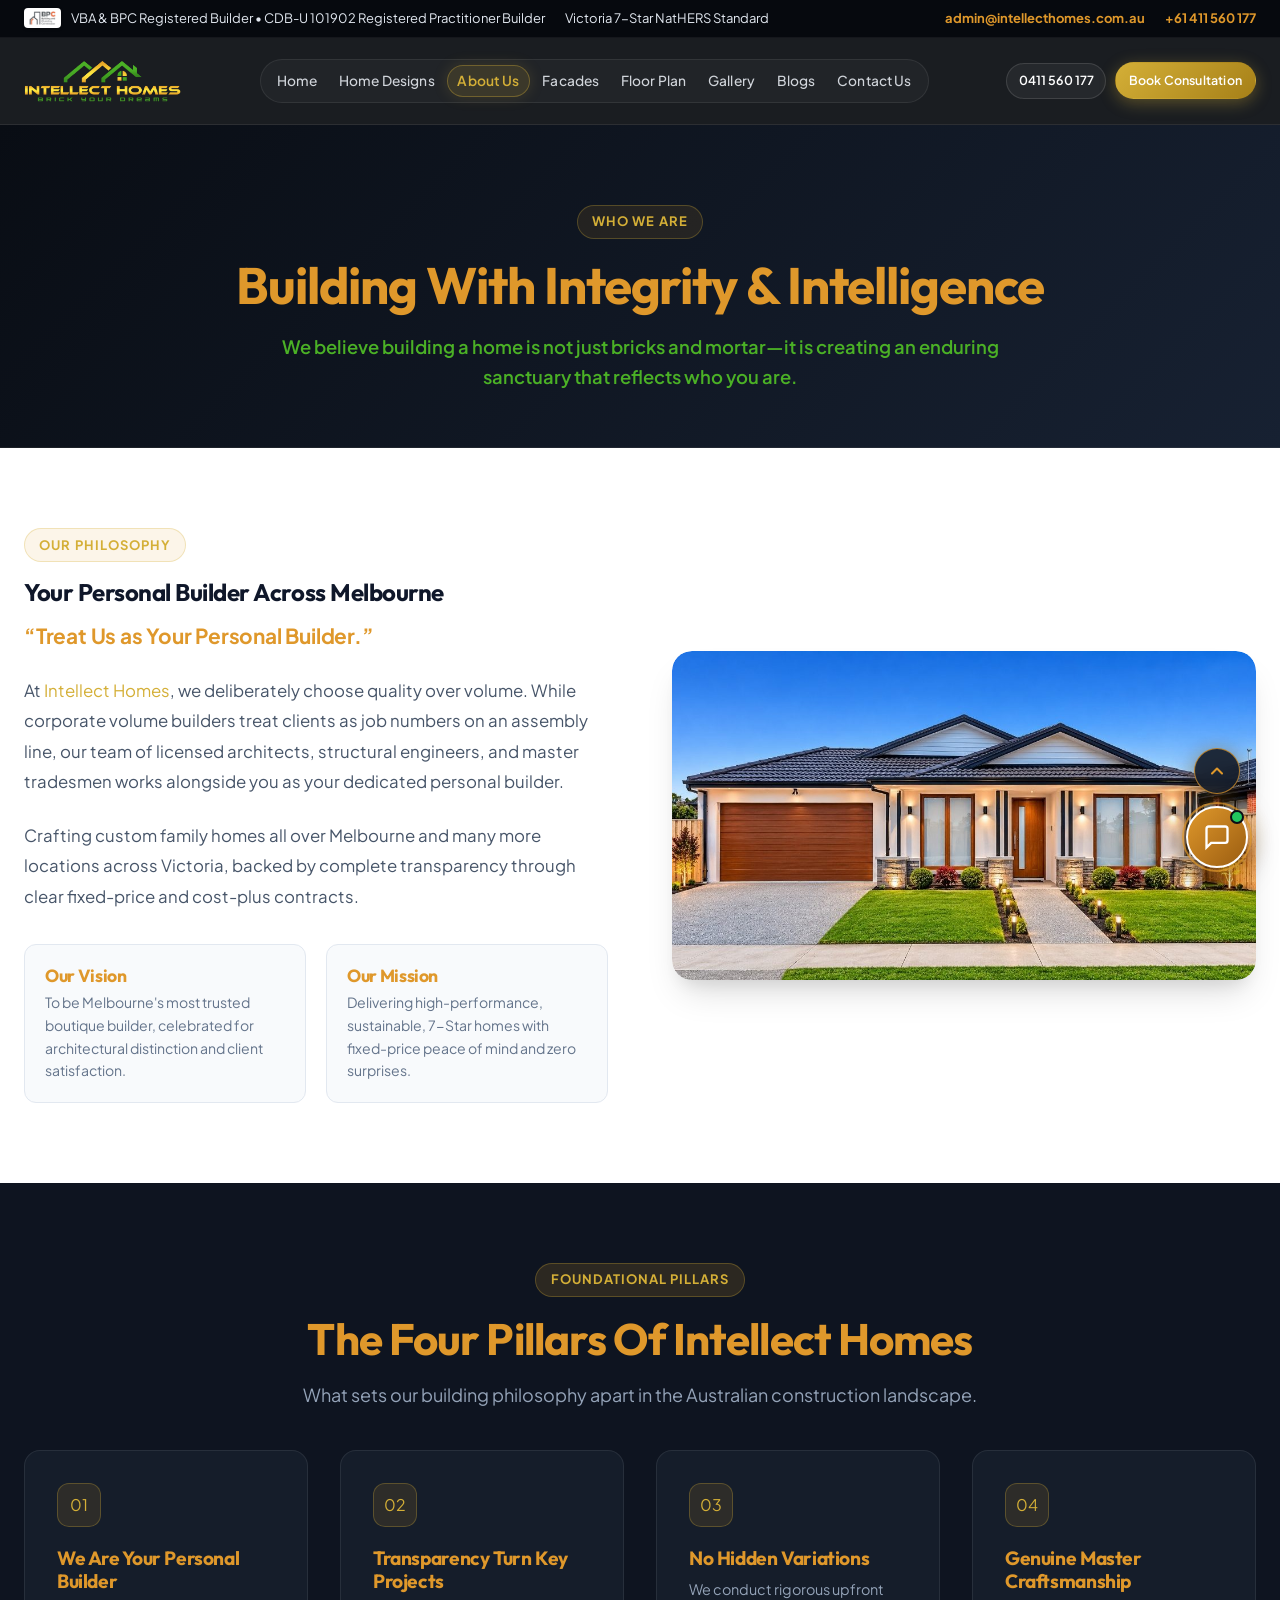
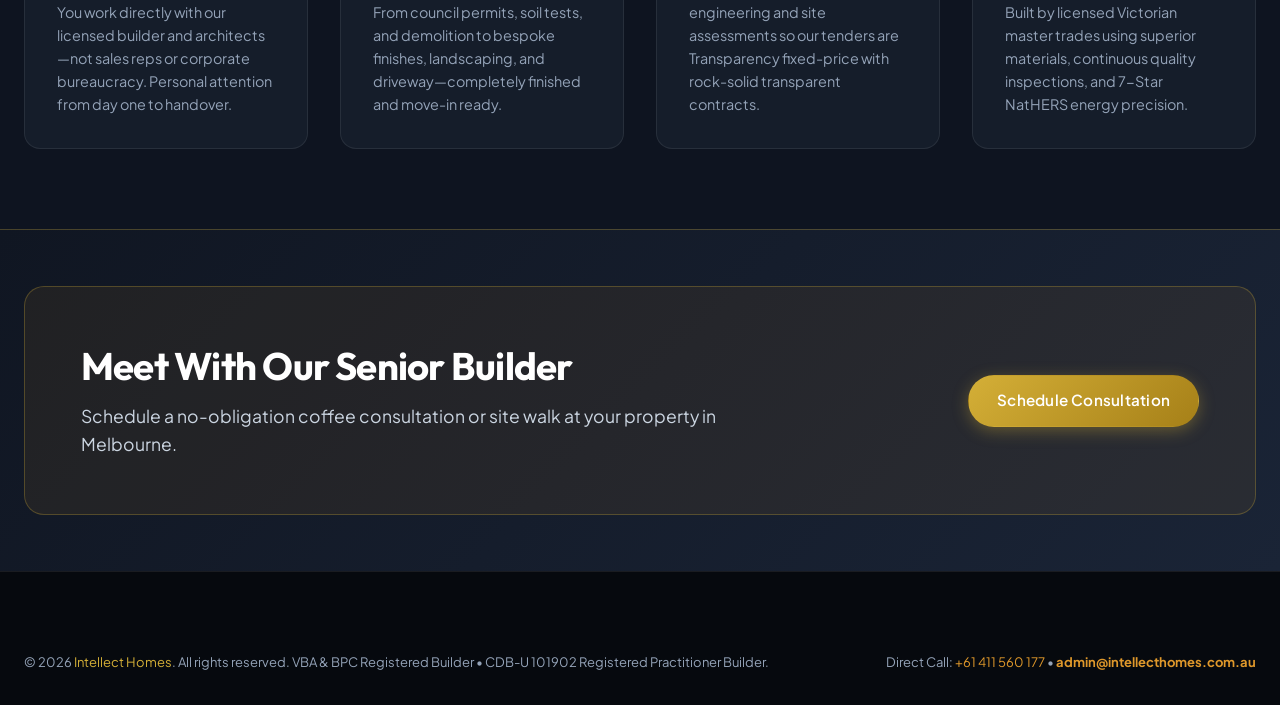
<file: about.html>
<!DOCTYPE html>
<html lang="en-AU">
<head>
  <meta charset="UTF-8">
  <meta http-equiv="X-UA-Compatible" content="IE=edge">
  <meta name="viewport" content="width=device-width, initial-scale=1.0">
  
  <title>About Us | Intellect Homes Melbourne Custom Builders</title>
  <meta name="description" content="Learn about Intellect Homes. We are Melbourne's boutique custom home and knockdown rebuild specialists committed to architectural craftsmanship, fixed-price contracts, and 7-Star NatHERS energy efficiency.">
  <link rel="canonical" href="https://intellecthomes.com.au/about-us/">

  <link rel="icon" type="image/webp" href="assets/images/favicon.webp">
  <link rel="preconnect" href="https://fonts.googleapis.com">
  <link rel="preconnect" href="https://fonts.gstatic.com" crossorigin>
  <link href="https://fonts.googleapis.com/css2?family=Outfit:wght@400;500;600;700;800&family=Plus+Jakarta+Sans:wght@400;500;600;700&display=swap" rel="stylesheet">
  <link rel="stylesheet" href="assets/css/style.css">
</head>
<body>

  <!-- Top Bar -->
  <div class="top-bar">
    <div class="container">
      <div class="top-bar-left">
        <span class="top-bar-badge">
          <span class="badge-logo-box"><img src="assets/images/bpc-primary.png" alt="BPC Registered Builder" class="badge-logo-img"></span>
          VBA &amp; BPC Registered Builder &bull; CDB-U 101902 Registered Practitioner Builder
        </span>
        <span class="top-bar-badge">Victoria 7-Star NatHERS Standard</span>
      </div>
      <div class="top-bar-right">
        <a href="mailto:admin@intellecthomes.com.au" class="top-bar-link top-bar-email" style="color: #DF982B; font-weight: 700;">admin@intellecthomes.com.au</a>
        <a href="tel:+61411560177" class="top-bar-link" style="color: #DF982B; font-weight: 700;">+61 411 560 177</a>
      </div>
    </div>
  </div>

  <!-- Header -->
  <header class="site-header" id="siteHeader">
    <div class="container nav-container">
      <a href="index.html" class="brand-logo" aria-label="Intellect Homes">
        <img src="assets/images/logo.webp" alt="Intellect Homes Logo">
      </a>

      <nav aria-label="Primary Navigation">
        <ul class="nav-menu">
          <li><a href="index.html" class="nav-link">Home</a></li>
          <li><a href="designs.html" class="nav-link">Home Designs</a></li>
          <li><a href="about.html" class="nav-link active">About Us</a></li>
          <li><a href="facades.html" class="nav-link">Facades</a></li>
          <li><a href="floor-plan.html" class="nav-link">Floor Plan</a></li>
          <li><a href="gallery.html" class="nav-link">Gallery</a></li>
          <li><a href="blogs.html" class="nav-link">Blogs</a></li>
          <li><a href="contact.html" class="nav-link">Contact Us</a></li>
        </ul>
      </nav>

      <div class="nav-actions">
        <a href="tel:+61411560177" class="header-phone">0411 560 177</a>
        <button class="btn btn-primary" data-open-modal="consultModal">Book Consultation</button>
        <button class="mobile-menu-btn" aria-label="Toggle navigation menu">
          <svg width="24" height="24" viewBox="0 0 24 24" fill="none" stroke="currentColor" stroke-width="2"><line x1="3" y1="12" x2="21" y2="12"/><line x1="3" y1="6" x2="21" y2="6"/><line x1="3" y1="18" x2="21" y2="18"/></svg>
        </button>
      </div>
    </div>
  </header>

  <!-- Banner -->
  <section style="background: linear-gradient(135deg, #090D14 0%, #172132 100%); padding: 5rem 0 3.5rem 0; color: #fff; text-align: center; border-bottom: 1px solid rgba(255,255,255,0.08);">
    <div class="container">
      <span class="section-tag">WHO WE ARE</span>
      <h1 style="font-size: clamp(2.2rem, 4vw, 3.25rem); color: #DF982B; margin-bottom: 1rem;">Building With Integrity & Intelligence</h1>
      <p style="color: #4BB126; font-size: 1.15rem; max-width: 720px; margin: 0 auto; font-weight: 600; line-height: 1.6;">
        We believe building a home is not just bricks and mortar—it is creating an enduring sanctuary that reflects who you are.
      </p>
    </div>
  </section>

  <!-- Story & Vision -->
  <section style="padding: 5rem 0; background: #FFFFFF;">
    <div class="container">
      <div class="energy-grid" style="align-items: center;">
        <div>
          <span class="section-tag">OUR PHILOSOPHY</span>
          <h2>Your Personal Builder Across Melbourne</h2>
          <p style="font-size: 1.3rem; font-weight: 700; color: #DF982B; margin: 0.75rem 0 1.5rem 0; letter-spacing: -0.01em;">
            &ldquo;Treat Us as Your Personal Builder.&rdquo;
          </p>
          <p style="color: #475569; font-size: 1.05rem; line-height: 1.8; margin-bottom: 1.5rem;">
            At <span class="text-gold">Intellect Homes</span>, we deliberately choose quality over volume. While corporate volume builders treat clients as job numbers on an assembly line, our team of licensed architects, structural engineers, and master tradesmen works alongside you as your dedicated personal builder.
          </p>
          <p style="color: #475569; font-size: 1.05rem; line-height: 1.8; margin-bottom: 2rem;">
            Crafting custom family homes all over Melbourne and many more locations across Victoria, backed by complete transparency through clear fixed-price and cost-plus contracts.
          </p>
          <div class="about-vision-grid" style="display: grid; grid-template-columns: repeat(auto-fit, minmax(240px, 1fr)); gap: 1.25rem;">
            <div style="background: #F8FAFC; border: 1px solid #E2E8F0; padding: 1.25rem; border-radius: 12px;">
              <h4 style="font-size: 1.1rem; color: #DF982B; margin-bottom: 0.35rem;">Our Vision</h4>
              <p style="font-size: 0.88rem; color: #64748B;">To be Melbourne's most trusted boutique builder, celebrated for architectural distinction and client satisfaction.</p>
            </div>
            <div style="background: #F8FAFC; border: 1px solid #E2E8F0; padding: 1.25rem; border-radius: 12px;">
              <h4 style="font-size: 1.1rem; color: #DF982B; margin-bottom: 0.35rem;">Our Mission</h4>
              <p style="font-size: 0.88rem; color: #64748B;">Delivering high-performance, sustainable, 7-Star homes with fixed-price peace of mind and zero surprises.</p>
            </div>
          </div>
        </div>
        <div class="energy-visual">
          <img src="assets/images/4-geller-circuit-tarneit.jpg" alt="Architectural Excellence by Intellect Homes" style="width: 100%; height: auto; max-height: 520px; object-fit: cover; display: block; border-radius: var(--radius-lg); box-shadow: 0 15px 35px rgba(0,0,0,0.12);">
        </div>
      </div>
    </div>
  </section>

  <!-- Core Values -->
  <section style="padding: 5rem 0; background: #0E1420; color: #fff;">
    <div class="container">
      <div class="section-header">
        <span class="section-tag" style="background: rgba(223, 152, 43, 0.15);">FOUNDATIONAL PILLARS</span>
        <h2 style="color: #DF982B;">The Four Pillars Of Intellect Homes</h2>
        <p style="color: #94A3B8;">What sets our building philosophy apart in the Australian construction landscape.</p>
      </div>

      <div style="display: grid; grid-template-columns: repeat(auto-fit, minmax(260px, 1fr)); gap: 2rem;">
        <div style="background: #151D2A; border: 1px solid rgba(255,255,255,0.08); border-radius: 16px; padding: 2rem;">
          <div class="trust-icon" style="margin-bottom: 1.25rem;">01</div>
          <h3 style="font-size: 1.2rem; color: #DF982B; margin-bottom: 0.5rem;">We Are Your Personal Builder</h3>
          <p style="color: #94A3B8; font-size: 0.9rem; line-height: 1.6;">
            You work directly with our licensed builder and architects—not sales reps or corporate bureaucracy. Personal attention from day one to handover.
          </p>
        </div>

        <div style="background: #151D2A; border: 1px solid rgba(255,255,255,0.08); border-radius: 16px; padding: 2rem;">
          <div class="trust-icon" style="margin-bottom: 1.25rem;">02</div>
          <h3 style="font-size: 1.2rem; color: #DF982B; margin-bottom: 0.5rem;">Transparency Turn Key Projects</h3>
          <p style="color: #94A3B8; font-size: 0.9rem; line-height: 1.6;">
            From council permits, soil tests, and demolition to bespoke finishes, landscaping, and driveway—completely finished and move-in ready.
          </p>
        </div>

        <div style="background: #151D2A; border: 1px solid rgba(255,255,255,0.08); border-radius: 16px; padding: 2rem;">
          <div class="trust-icon" style="margin-bottom: 1.25rem;">03</div>
          <h3 style="font-size: 1.2rem; color: #DF982B; margin-bottom: 0.5rem;">No Hidden Variations</h3>
          <p style="color: #94A3B8; font-size: 0.9rem; line-height: 1.6;">
            We conduct rigorous upfront engineering and site assessments so our tenders are Transparency fixed-price with rock-solid transparent contracts.
          </p>
        </div>

        <div style="background: #151D2A; border: 1px solid rgba(255,255,255,0.08); border-radius: 16px; padding: 2rem;">
          <div class="trust-icon" style="margin-bottom: 1.25rem;">04</div>
          <h3 style="font-size: 1.2rem; color: #DF982B; margin-bottom: 0.5rem;">Genuine Master Craftsmanship</h3>
          <p style="color: #94A3B8; font-size: 0.9rem; line-height: 1.6;">
            Built by licensed Victorian master trades using superior materials, continuous quality inspections, and 7-Star NatHERS energy precision.
          </p>
        </div>
      </div>
    </div>
  </section>

  <!-- CTA -->
  <section class="cta-banner">
    <div class="container">
      <div class="cta-box">
        <div class="cta-text">
          <h2>Meet With Our Senior Builder</h2>
          <p>Schedule a no-obligation coffee consultation or site walk at your property in Melbourne.</p>
        </div>
        <div>
          <button class="btn btn-primary" data-open-modal="consultModal">Schedule Consultation</button>
        </div>
      </div>
    </div>
  </section>

  <!-- Footer -->
  <footer class="site-footer">
    <div class="container">
      <div class="footer-bottom" style="border: none; padding: 0;">
        <p>&copy; 2026 <span class="text-gold">Intellect Homes</span>. All rights reserved. VBA &amp; BPC Registered Builder &bull; CDB-U 101902 Registered Practitioner Builder.</p>
        <p>Direct Call: <a href="tel:+61411560177" style="color: #DF982B;">+61 411 560 177</a> &bull; <a href="mailto:admin@intellecthomes.com.au" class="email-gold" style="color: #DF982B; font-weight: 700;">admin@intellecthomes.com.au</a></p>
      </div>
    </div>
  </footer>

  <!-- Modal -->
  <div class="modal-overlay" id="consultModal">
    <div class="modal-box">
      <button class="modal-close-btn" aria-label="Close modal">&times;</button>
      <div style="margin-bottom: 1.5rem;">
        <span class="section-tag" style="margin-bottom: 0.5rem;">DIRECT BUILDER CONSULT</span>
        <h3 style="font-size: 1.5rem; color: #0F172A; margin-bottom: 0.4rem;">Book Your Free Consultation</h3>
        <p style="color: #64748B; font-size: 0.9rem;">
          Speak directly with our senior builder director about your project plans, block feasibility, or architectural concepts.
        </p>
      </div>
      <form id="consultationForm">
        <div class="form-group">
          <label class="form-label" for="consultName">Full Name *</label>
          <input type="text" class="form-control" id="consultName" placeholder="e.g. David Smith" required>
        </div>
        <div class="form-row-2col">
          <div class="form-group">
            <label class="form-label" for="consultPhone">Phone Number *</label>
            <input type="tel" class="form-control" id="consultPhone" placeholder="0411 000 000" required>
          </div>
          <div class="form-group">
            <label class="form-label" for="consultEmail">Email Address *</label>
            <input type="email" class="form-control" id="consultEmail" placeholder="david@example.com" required>
          </div>
        </div>
        <div class="form-group">
          <label class="form-label" for="consultAddress">Site Address in Melbourne *</label>
          <input type="text" class="form-control" id="consultAddress" placeholder="Street Address, Suburb & Postcode" required>
        </div>
        <button type="submit" class="btn btn-primary" style="width: 100%; padding: 0.95rem; font-size: 1rem;">
          Submit Consultation Request
        </button>
      </form>
    </div>
  </div>

    <!-- FLOATING VIP CONCIERGE & WHATSAPP HUB -->
  <div class="vip-concierge-widget" id="vipConciergeWidget">
    <div class="vip-concierge-trigger" id="vipConciergeTrigger" aria-label="Open VIP Concierge">
      <div class="vip-pulse-ring"></div>
      <div class="vip-badge-online"></div>
      <svg width="28" height="28" viewBox="0 0 24 24" fill="none" stroke="currentColor" stroke-width="2"><path d="M21 15a2 2 0 0 1-2 2H7l-4 4V5a2 2 0 0 1 2-2h14a2 2 0 0 1 2 2z"/></svg>
    </div>

    <div class="vip-concierge-modal" id="vipConciergeModal">
      <div class="vip-modal-header">
        <div>
          <h4>VIP Builder Concierge</h4>
          <span><span class="live-indicator-dot" style="width: 6px; height: 6px;"></span> Registered Builder Online</span>
        </div>
        <button class="modal-close-btn" id="vipCloseBtn" style="position: static; font-size: 1.5rem;">&times;</button>
      </div>

      <div class="vip-modal-body">
        <div class="vip-rating-badge">
          <span>Google Verified Rating</span>
          <strong>⭐ 5.0 ★★★★★ (48+ Reviews)</strong>
        </div>

        <a href="https://wa.me/61411560177?text=Hi%20Intellect%20Homes%2C%20I%20am%20interested%20in%20building%20in%20Melbourne%20and%20would%20like%20to%20discuss%20feasibility." target="_blank" rel="noopener" class="vip-action-btn vip-whatsapp-btn">
          <svg width="20" height="20" viewBox="0 0 24 24" fill="currentColor"><path d="M12.031 6.172c-3.181 0-5.767 2.586-5.768 5.766-.001 1.298.38 2.27 1.019 3.287l-.711 2.599 2.664-.698c.969.585 1.961.942 2.801.943h.005c3.18 0 5.767-2.587 5.768-5.766.001-3.187-2.575-5.77-5.778-5.771zm3.392 8.244c-.144.405-.837.774-1.17.824-.312.045-.694.074-2.147-.532-1.859-.778-3.045-2.671-3.137-2.795-.094-.124-.761-1.012-.761-1.93 0-.918.481-1.37.653-1.558.172-.187.375-.234.5-.234.126 0 .252.001.363.007.117.006.274-.045.428.327.159.384.542 1.323.59 1.42.048.098.08.212.016.339-.064.127-.096.207-.19.318-.095.111-.199.248-.284.333-.095.095-.195.198-.083.39.112.193.498.822 1.069 1.33 1.08.96 1.432 1.107 1.637 1.202.205.096.326.08.448-.061.122-.142.525-.61.666-.821.141-.212.283-.177.472-.106.189.071 1.199.566 1.405.669.206.104.343.155.394.24.051.085.051.493-.093.898z"/></svg>
          Direct WhatsApp With Builder
        </a>

        <a href="tel:+61411560177" class="vip-action-btn vip-call-btn">
          <svg width="20" height="20" viewBox="0 0 24 24" fill="none" stroke="currentColor" stroke-width="2"><path d="M22 16.92v3a2 2 0 0 1-2.18 2 19.79 19.79 0 0 1-8.63-3.07 19.5 19.5 0 0 1-6-6 19.79 19.79 0 0 1-3.07-8.67A2 2 0 0 1 4.11 2h3a2 2 0 0 1 2 1.72 12.84 12.84 0 0 0 .7 2.81 2 2 0 0 1-.45 2.11L8.09 9.91a16 16 0 0 0 6 6l1.27-1.27a2 2 0 0 1 2.11-.45 12.84 12.84 0 0 0 2.81.7A2 2 0 0 1 22 16.92z"/></svg>
          Direct Phone: 0411 560 177
        </a>

        <a href="mailto:admin@intellecthomes.com.au" class="vip-action-btn vip-call-btn" style="color: #DF982B; border-color: rgba(223, 152, 43, 0.35);">
          <svg width="20" height="20" viewBox="0 0 24 24" fill="none" stroke="currentColor" stroke-width="2"><path d="M4 4h16c1.1 0 2 .9 2 2v12c0 1.1-.9 2-2 2H4c-1.1 0-2-.9-2-2V6c0-1.1.9-2 2-2z"/><polyline points="22,6 12,13 2,6"/></svg>
          Email: admin@intellecthomes.com.au
        </a>

        <button class="vip-action-btn vip-lookbook-btn" data-open-modal="consultModal" style="width: 100%; border: none; cursor: pointer; text-align: left;">
          <svg width="20" height="20" viewBox="0 0 24 24" fill="none" stroke="currentColor" stroke-width="2"><path d="M14 2H6a2 2 0 0 0-2 2v16a2 2 0 0 0 2 2h12a2 2 0 0 0 2-2V8z"/><polyline points="14 2 14 8 20 8"/><line x1="16" y1="13" x2="8" y2="13"/><line x1="16" y1="17" x2="8" y2="17"/><polyline points="10 9 9 9 8 9"/></svg>
          Request 2026 Specification and inclusion list.
        </button>
      </div>
    </div>
  </div>
  <script src="assets/js/main.js"></script>
</body>
</html>
</file>
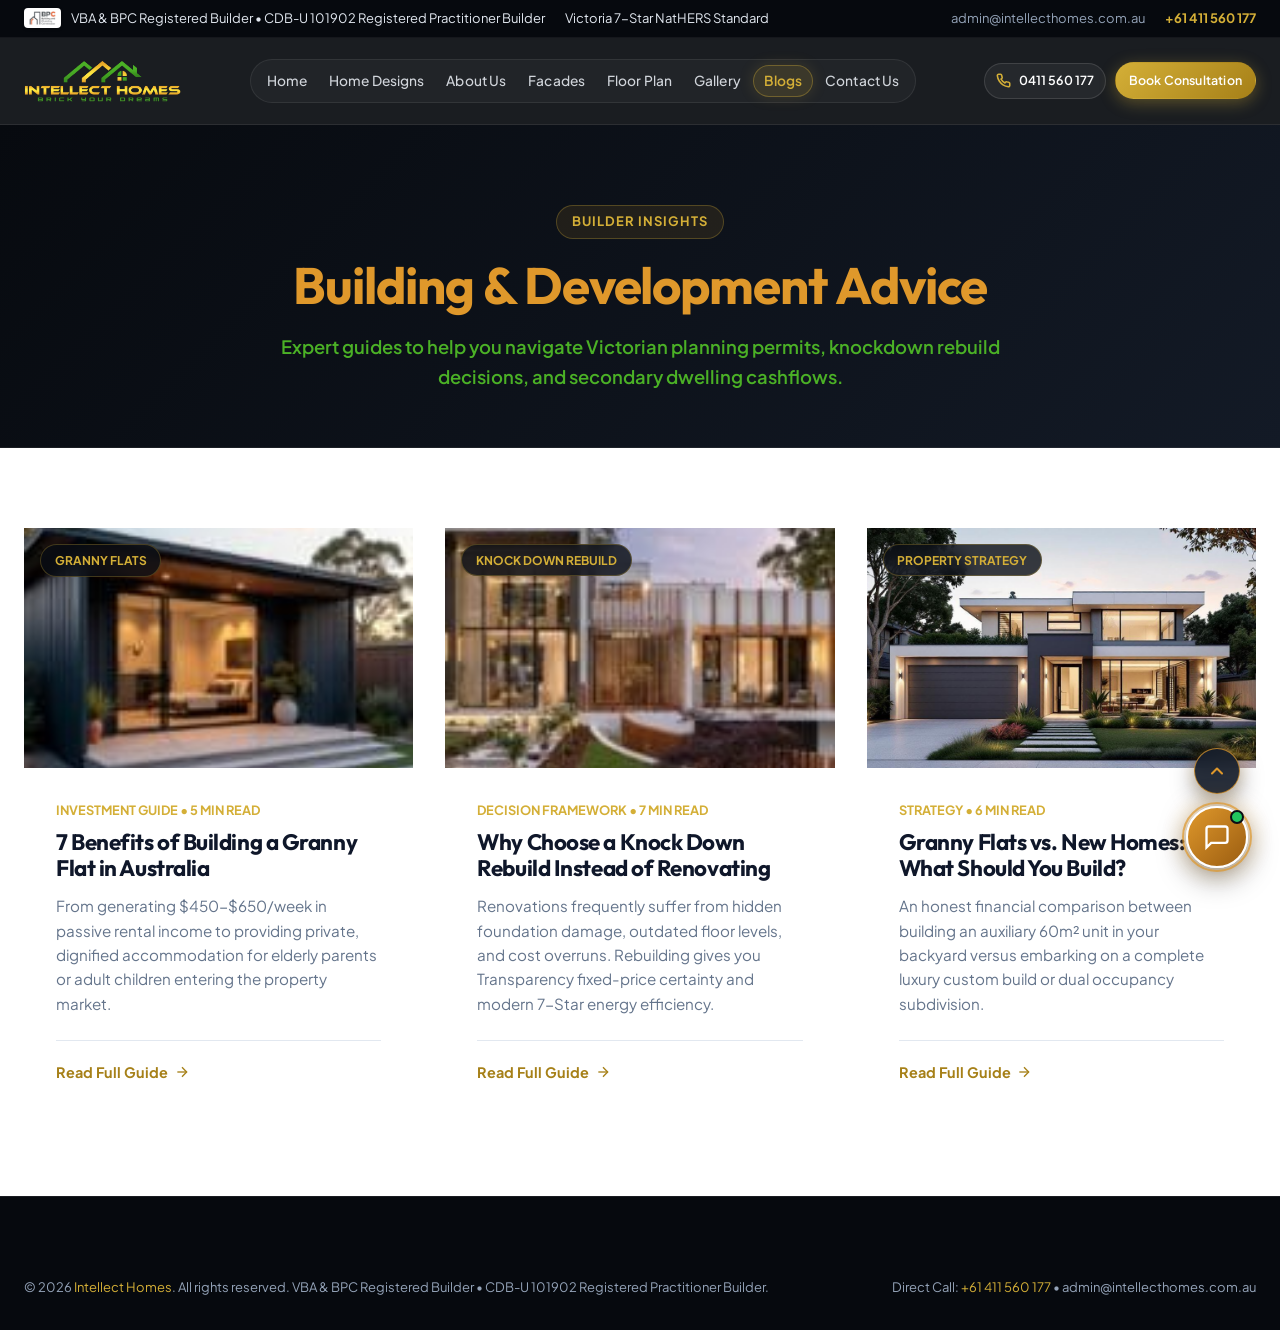
<file: blogs.html>
<!DOCTYPE html>
<html lang="en-AU">
<head>
  <meta charset="UTF-8">
  <meta http-equiv="X-UA-Compatible" content="IE=edge">
  <meta name="viewport" content="width=device-width, initial-scale=1.0">
  
  <title>Building Insights & Advice | Intellect Homes Melbourne</title>
  <meta name="description" content="Expert insights on building granny flats, knock down rebuilds, Victorian council planning, and custom home construction in Melbourne.">
  <link rel="canonical" href="https://intellecthomes.com.au/blogs/">

  <link rel="icon" type="image/webp" href="assets/images/favicon.webp">
  <link rel="preconnect" href="https://fonts.googleapis.com">
  <link rel="preconnect" href="https://fonts.gstatic.com" crossorigin>
  <link href="https://fonts.googleapis.com/css2?family=Outfit:wght@400;500;600;700;800&family=Plus+Jakarta+Sans:wght@400;500;600;700&display=swap" rel="stylesheet">
  <link rel="stylesheet" href="assets/css/style.css">
</head>
<body>

  <!-- Top Bar -->
  <div class="top-bar">
    <div class="container">
      <div class="top-bar-left">
        <span class="top-bar-badge">
          <span class="badge-logo-box"><img src="assets/images/bpc-primary.png" alt="BPC Registered Builder" class="badge-logo-img"></span>
          VBA &amp; BPC Registered Builder &bull; CDB-U 101902 Registered Practitioner Builder
        </span>
        <span class="top-bar-badge">Victoria 7-Star NatHERS Standard</span>
      </div>
      <div class="top-bar-right">
        <a href="mailto:admin@intellecthomes.com.au" class="top-bar-link">admin@intellecthomes.com.au</a>
        <a href="tel:+61411560177" class="top-bar-link" style="color: #D4AF37; font-weight: 700;">+61 411 560 177</a>
      </div>
    </div>
  </div>

  <!-- Header with EXACT Original Client Menu -->
  <header class="site-header" id="siteHeader">
    <div class="container nav-container">
      <a href="index.html" class="brand-logo" aria-label="Intellect Homes">
        <img src="assets/images/logo.webp" alt="Intellect Homes Logo">
      </a>

      <nav aria-label="Primary Navigation">
        <ul class="nav-menu">
          <li><a href="index.html" class="nav-link">Home</a></li>
          <li><a href="designs.html" class="nav-link">Home Designs</a></li>
          <li><a href="about.html" class="nav-link">About Us</a></li>
          <li><a href="facades.html" class="nav-link">Facades</a></li>
          <li><a href="floor-plan.html" class="nav-link">Floor Plan</a></li>
          <li><a href="gallery.html" class="nav-link">Gallery</a></li>
          <li><a href="blogs.html" class="nav-link active">Blogs</a></li>
          <li><a href="contact.html" class="nav-link">Contact Us</a></li>
        </ul>
      </nav>

      <div class="nav-actions">
        <a href="tel:+61411560177" class="header-phone">
          <svg width="15" height="15" viewBox="0 0 24 24" fill="none" stroke="currentColor" stroke-width="2.5"><path d="M22 16.92v3a2 2 0 0 1-2.18 2 19.79 19.79 0 0 1-8.63-3.07 19.5 19.5 0 0 1-6-6 19.79 19.79 0 0 1-3.07-8.67A2 2 0 0 1 4.11 2h3a2 2 0 0 1 2 1.72 12.84 12.84 0 0 0 .7 2.81 2 2 0 0 1-.45 2.11L8.09 9.91a16 16 0 0 0 6 6l1.27-1.27a2 2 0 0 1 2.11-.45 12.84 12.84 0 0 0 2.81.7A2 2 0 0 1 22 16.92z"/></svg>
          0411 560 177
        </a>
        <button class="btn btn-primary" data-open-modal="consultModal">Book Consultation</button>
        <button class="mobile-menu-btn" aria-label="Toggle navigation menu">
          <svg width="24" height="24" viewBox="0 0 24 24" fill="none" stroke="currentColor" stroke-width="2"><line x1="3" y1="12" x2="21" y2="12"/><line x1="3" y1="6" x2="21" y2="6"/><line x1="3" y1="18" x2="21" y2="18"/></svg>
        </button>
      </div>
    </div>
  </header>

  <!-- Banner -->
  <section style="background: linear-gradient(135deg, #070A0F 0%, #131A26 100%); padding: 5rem 0 3.5rem 0; color: #fff; text-align: center; border-bottom: 1px solid rgba(255,255,255,0.08);">
    <div class="container">
      <span class="section-tag">BUILDER INSIGHTS</span>
      <h1 style="font-size: clamp(2.2rem, 4vw, 3.25rem); color: #DF982B; margin-bottom: 1rem;">Building & Development Advice</h1>
      <p style="color: #4BB126; font-size: 1.15rem; max-width: 720px; margin: 0 auto; font-weight: 600; line-height: 1.6;">
        Expert guides to help you navigate Victorian planning permits, knockdown rebuild decisions, and secondary dwelling cashflows.
      </p>
    </div>
  </section>

  <!-- Blog Posts Grid -->
  <section style="padding: 5rem 0; background: #FFFFFF;">
    <div class="container">
      <div class="services-grid">
        <!-- Blog 1 -->
        <article class="service-card">
          <div class="service-image">
            <img src="assets/images/gm3sRtrYTaOIRS7vuEh2j83dMIH27PrlblYvs8K_-j6Mt_OMl5.jpeg" alt="7 Benefits of Building a Granny Flat in Australia">
            <span class="service-badge">Granny Flats</span>
          </div>
          <div class="service-body">
            <span style="font-size: 0.8rem; color: #D4AF37; font-weight: 700; margin-bottom: 0.5rem; display: block;">INVESTMENT GUIDE &bull; 5 MIN READ</span>
            <h3>7 Benefits of Building a Granny Flat in Australia</h3>
            <p>From generating $450-$650/week in passive rental income to providing private, dignified accommodation for elderly parents or adult children entering the property market.</p>
            <div class="service-footer">
              <a href="contact.html" class="service-link">
                Read Full Guide
                <svg width="16" height="16" viewBox="0 0 24 24" fill="none" stroke="currentColor" stroke-width="2"><line x1="5" y1="12" x2="19" y2="12"/><polyline points="12 5 19 12 12 19"/></svg>
              </a>
            </div>
          </div>
        </article>

        <!-- Blog 2 -->
        <article class="service-card">
          <div class="service-image">
            <img src="assets/images/GiOaZ1ZLDU5SyZZm8Sq8bWnUtLegqV0yvZOBlhe0ogUjcWhKCZ.jpeg" alt="Why Choose a Knock Down Rebuild Instead of Renovating">
            <span class="service-badge">Knock Down Rebuild</span>
          </div>
          <div class="service-body">
            <span style="font-size: 0.8rem; color: #D4AF37; font-weight: 700; margin-bottom: 0.5rem; display: block;">DECISION FRAMEWORK &bull; 7 MIN READ</span>
            <h3>Why Choose a Knock Down Rebuild Instead of Renovating</h3>
            <p>Renovations frequently suffer from hidden foundation damage, outdated floor levels, and cost overruns. Rebuilding gives you Transparency fixed-price certainty and modern 7-Star energy efficiency.</p>
            <div class="service-footer">
              <a href="knockdown-rebuild.html" class="service-link">
                Read Full Guide
                <svg width="16" height="16" viewBox="0 0 24 24" fill="none" stroke="currentColor" stroke-width="2"><line x1="5" y1="12" x2="19" y2="12"/><polyline points="12 5 19 12 12 19"/></svg>
              </a>
            </div>
          </div>
        </article>

        <!-- Blog 3 -->
        <article class="service-card">
          <div class="service-image">
            <img src="assets/images/3sHhEwTZsGe70E7LSQBGhnkJamAHbpmSyDR6VO4CIrsDexUPQt.jpeg" alt="Granny Flats vs. New Homes: What Should You Build?">
            <span class="service-badge">Property Strategy</span>
          </div>
          <div class="service-body">
            <span style="font-size: 0.8rem; color: #D4AF37; font-weight: 700; margin-bottom: 0.5rem; display: block;">STRATEGY &bull; 6 MIN READ</span>
            <h3>Granny Flats vs. New Homes: What Should You Build?</h3>
            <p>An honest financial comparison between building an auxiliary 60m² unit in your backyard versus embarking on a complete luxury custom build or dual occupancy subdivision.</p>
            <div class="service-footer">
              <a href="contact.html" class="service-link">
                Read Full Guide
                <svg width="16" height="16" viewBox="0 0 24 24" fill="none" stroke="currentColor" stroke-width="2"><line x1="5" y1="12" x2="19" y2="12"/><polyline points="12 5 19 12 12 19"/></svg>
              </a>
            </div>
          </div>
        </article>
      </div>
    </div>
  </section>

  <!-- Footer -->
  <footer class="site-footer">
    <div class="container">
      <div class="footer-bottom" style="border: none; padding: 0;">
        <p>&copy; 2026 <span class="text-gold">Intellect Homes</span>. All rights reserved. VBA &amp; BPC Registered Builder &bull; CDB-U 101902 Registered Practitioner Builder.</p>
        <p>Direct Call: <a href="tel:+61411560177" style="color: #D4AF37;">+61 411 560 177</a> &bull; admin@intellecthomes.com.au</p>
      </div>
    </div>
  </footer>

  <!-- Modal -->
  <div class="modal-overlay" id="consultModal">
    <div class="modal-box">
      <button class="modal-close-btn" aria-label="Close modal">&times;</button>
      <div style="margin-bottom: 1.5rem;">
        <span class="section-tag" style="margin-bottom: 0.5rem;">CONSULTATION</span>
        <h3 style="font-size: 1.5rem; color: #0F172A; margin-bottom: 0.4rem;">Book Your Free Consultation</h3>
        <p style="color: #64748B; font-size: 0.9rem;">
          Speak with our Senior Builder Director about your upcoming project in Melbourne.
        </p>
      </div>
      <form id="consultationForm">
        <div class="form-group">
          <label class="form-label" for="blogConsultName">Full Name *</label>
          <input type="text" class="form-control" id="blogConsultName" placeholder="e.g. David Smith" required>
        </div>
        <div class="form-row-2col">
          <div class="form-group">
            <label class="form-label" for="blogConsultPhone">Phone Number *</label>
            <input type="tel" class="form-control" id="blogConsultPhone" placeholder="0411 000 000" required>
          </div>
          <div class="form-group">
            <label class="form-label" for="blogConsultEmail">Email Address *</label>
            <input type="email" class="form-control" id="blogConsultEmail" placeholder="david@example.com" required>
          </div>
        </div>
        <button type="submit" class="btn btn-primary" style="width: 100%; padding: 0.95rem; font-size: 1rem;">
          Request Consultation
        </button>
      </form>
    </div>
  </div>

    <!-- FLOATING VIP CONCIERGE & WHATSAPP HUB -->
  <div class="vip-concierge-widget" id="vipConciergeWidget">
    <div class="vip-concierge-trigger" id="vipConciergeTrigger" aria-label="Open VIP Concierge">
      <div class="vip-pulse-ring"></div>
      <div class="vip-badge-online"></div>
      <svg width="28" height="28" viewBox="0 0 24 24" fill="none" stroke="currentColor" stroke-width="2"><path d="M21 15a2 2 0 0 1-2 2H7l-4 4V5a2 2 0 0 1 2-2h14a2 2 0 0 1 2 2z"/></svg>
    </div>

    <div class="vip-concierge-modal" id="vipConciergeModal">
      <div class="vip-modal-header">
        <div>
          <h4>VIP Builder Concierge</h4>
          <span><span class="live-indicator-dot" style="width: 6px; height: 6px;"></span> Registered Builder Online</span>
        </div>
        <button class="modal-close-btn" id="vipCloseBtn" style="position: static; font-size: 1.5rem;">&times;</button>
      </div>

      <div class="vip-modal-body">
        <div class="vip-rating-badge">
          <span>Google Verified Rating</span>
          <strong>⭐ 5.0 ★★★★★ (48+ Reviews)</strong>
        </div>

        <a href="https://wa.me/61411560177?text=Hi%20Intellect%20Homes%2C%20I%20am%20interested%20in%20building%20in%20Melbourne%20and%20would%20like%20to%20discuss%20feasibility." target="_blank" rel="noopener" class="vip-action-btn vip-whatsapp-btn">
          <svg width="20" height="20" viewBox="0 0 24 24" fill="currentColor"><path d="M12.031 6.172c-3.181 0-5.767 2.586-5.768 5.766-.001 1.298.38 2.27 1.019 3.287l-.711 2.599 2.664-.698c.969.585 1.961.942 2.801.943h.005c3.18 0 5.767-2.587 5.768-5.766.001-3.187-2.575-5.77-5.778-5.771zm3.392 8.244c-.144.405-.837.774-1.17.824-.312.045-.694.074-2.147-.532-1.859-.778-3.045-2.671-3.137-2.795-.094-.124-.761-1.012-.761-1.93 0-.918.481-1.37.653-1.558.172-.187.375-.234.5-.234.126 0 .252.001.363.007.117.006.274-.045.428.327.159.384.542 1.323.59 1.42.048.098.08.212.016.339-.064.127-.096.207-.19.318-.095.111-.199.248-.284.333-.095.095-.195.198-.083.39.112.193.498.822 1.069 1.33 1.08.96 1.432 1.107 1.637 1.202.205.096.326.08.448-.061.122-.142.525-.61.666-.821.141-.212.283-.177.472-.106.189.071 1.199.566 1.405.669.206.104.343.155.394.24.051.085.051.493-.093.898z"/></svg>
          Direct WhatsApp With Builder
        </a>

        <a href="tel:+61411560177" class="vip-action-btn vip-call-btn">
          <svg width="20" height="20" viewBox="0 0 24 24" fill="none" stroke="currentColor" stroke-width="2"><path d="M22 16.92v3a2 2 0 0 1-2.18 2 19.79 19.79 0 0 1-8.63-3.07 19.5 19.5 0 0 1-6-6 19.79 19.79 0 0 1-3.07-8.67A2 2 0 0 1 4.11 2h3a2 2 0 0 1 2 1.72 12.84 12.84 0 0 0 .7 2.81 2 2 0 0 1-.45 2.11L8.09 9.91a16 16 0 0 0 6 6l1.27-1.27a2 2 0 0 1 2.11-.45 12.84 12.84 0 0 0 2.81.7A2 2 0 0 1 22 16.92z"/></svg>
          Direct Phone: 0411 560 177
        </a>

        <a href="mailto:admin@intellecthomes.com.au" class="vip-action-btn vip-call-btn" style="color: #DF982B; border-color: rgba(223, 152, 43, 0.35);">
          <svg width="20" height="20" viewBox="0 0 24 24" fill="none" stroke="currentColor" stroke-width="2"><path d="M4 4h16c1.1 0 2 .9 2 2v12c0 1.1-.9 2-2 2H4c-1.1 0-2-.9-2-2V6c0-1.1.9-2 2-2z"/><polyline points="22,6 12,13 2,6"/></svg>
          Email: admin@intellecthomes.com.au
        </a>

        <button class="vip-action-btn vip-lookbook-btn" data-open-modal="consultModal" style="width: 100%; border: none; cursor: pointer; text-align: left;">
          <svg width="20" height="20" viewBox="0 0 24 24" fill="none" stroke="currentColor" stroke-width="2"><path d="M14 2H6a2 2 0 0 0-2 2v16a2 2 0 0 0 2 2h12a2 2 0 0 0 2-2V8z"/><polyline points="14 2 14 8 20 8"/><line x1="16" y1="13" x2="8" y2="13"/><line x1="16" y1="17" x2="8" y2="17"/><polyline points="10 9 9 9 8 9"/></svg>
          Request 2026 Specification and inclusion list.
        </button>
      </div>
    </div>
  </div>
  <script src="assets/js/main.js"></script>
</body>
</html>
</file>
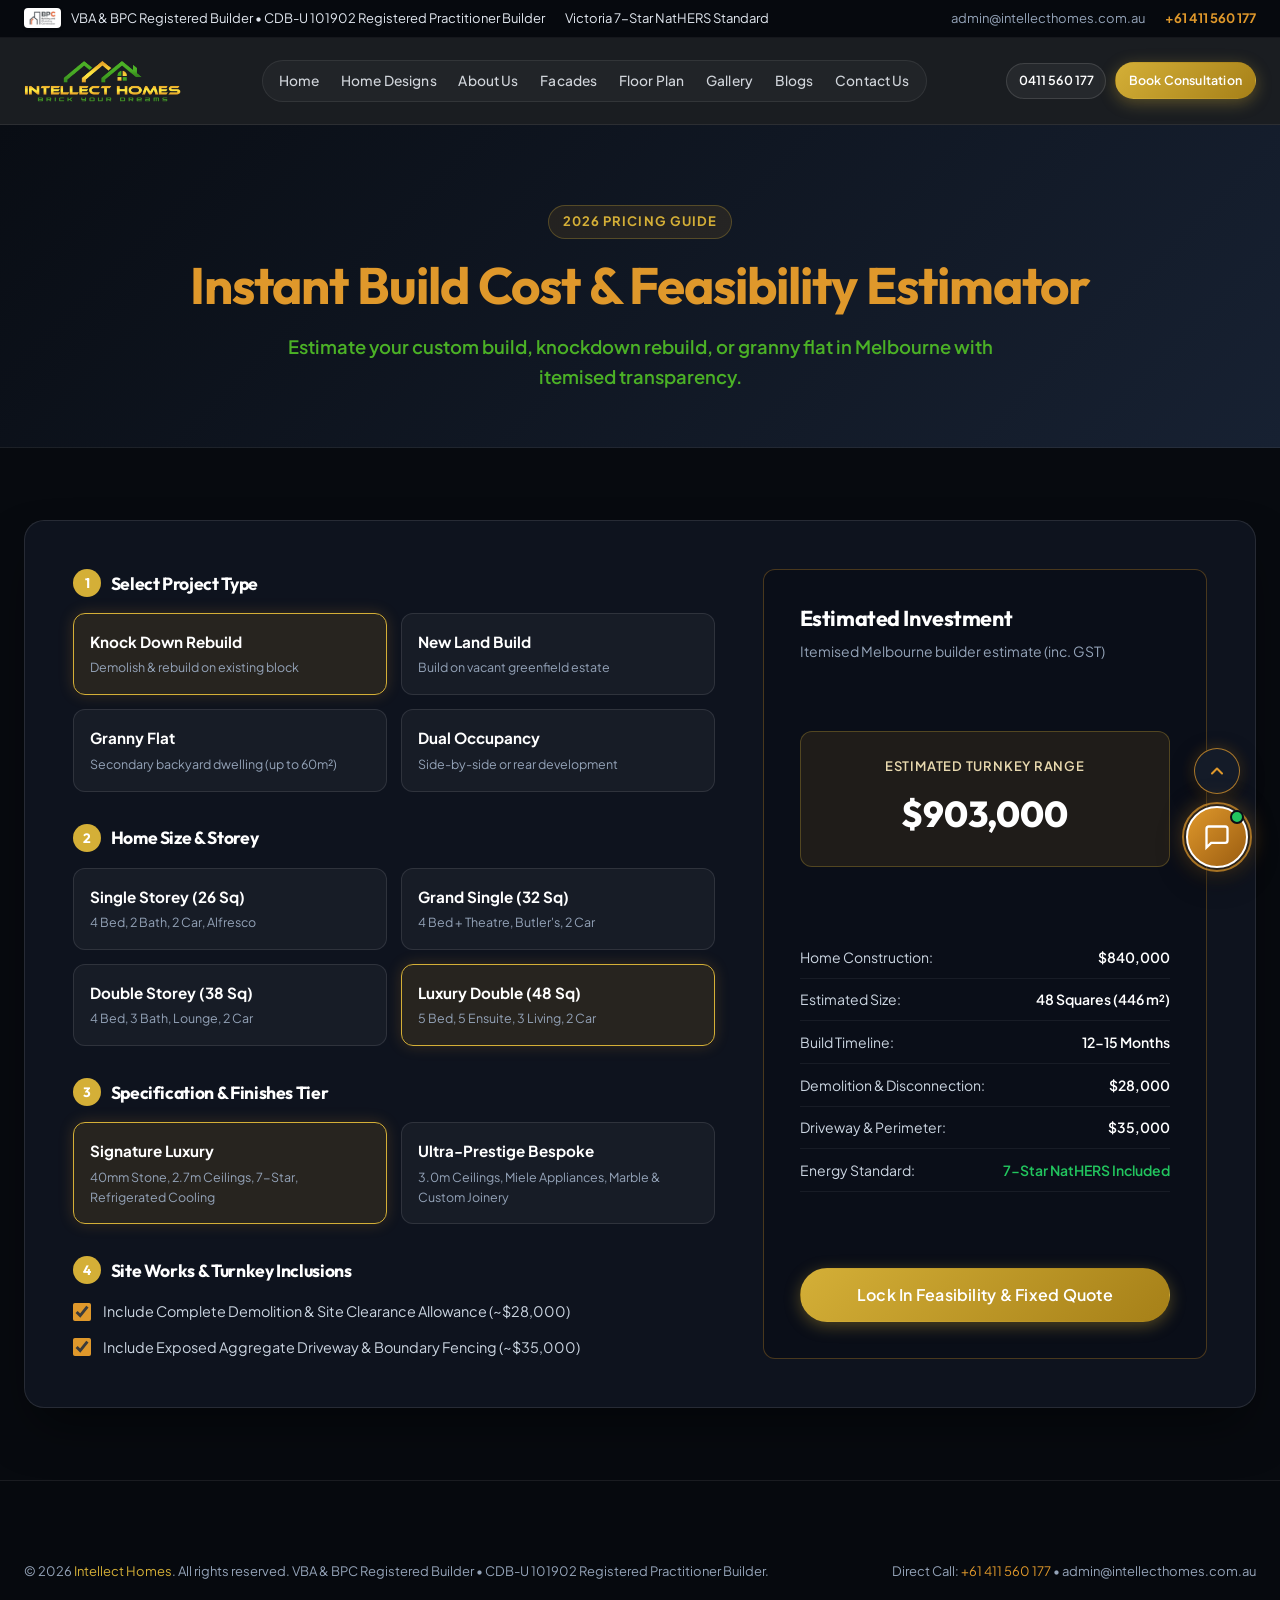
<file: calculator.html>
<!DOCTYPE html>
<html lang="en-AU">
<head>
  <meta charset="UTF-8">
  <meta http-equiv="X-UA-Compatible" content="IE=edge">
  <meta name="viewport" content="width=device-width, initial-scale=1.0">
  
  <title>2026 Melbourne Build Cost Calculator | Intellect Homes</title>
  <meta name="description" content="Calculate your custom home, knockdown rebuild, or granny flat construction costs in Melbourne. Instant transparent pricing estimates based on real 2026 Victorian building rates.">
  <link rel="canonical" href="https://intellecthomes.com.au/calculator/">

  <link rel="icon" type="image/webp" href="assets/images/favicon.webp">
  <link rel="preconnect" href="https://fonts.googleapis.com">
  <link rel="preconnect" href="https://fonts.gstatic.com" crossorigin>
  <link href="https://fonts.googleapis.com/css2?family=Outfit:wght@400;500;600;700;800&family=Plus+Jakarta+Sans:wght@400;500;600;700&display=swap" rel="stylesheet">
  <link rel="stylesheet" href="assets/css/style.css">
</head>
<body>

  <!-- Top Bar -->
  <div class="top-bar">
    <div class="container">
      <div class="top-bar-left">
        <span class="top-bar-badge">
          <span class="badge-logo-box"><img src="assets/images/bpc-primary.png" alt="BPC Registered Builder" class="badge-logo-img"></span>
          VBA &amp; BPC Registered Builder &bull; CDB-U 101902 Registered Practitioner Builder
        </span>
        <span class="top-bar-badge">Victoria 7-Star NatHERS Standard</span>
      </div>
      <div class="top-bar-right">
        <a href="mailto:admin@intellecthomes.com.au" class="top-bar-link">admin@intellecthomes.com.au</a>
        <a href="tel:+61411560177" class="top-bar-link" style="color: #DF982B; font-weight: 700;">+61 411 560 177</a>
      </div>
    </div>
  </div>

  <!-- Header -->
  <header class="site-header" id="siteHeader">
    <div class="container nav-container">
      <a href="index.html" class="brand-logo" aria-label="Intellect Homes">
        <img src="assets/images/logo.webp" alt="Intellect Homes Logo">
      </a>

      <nav aria-label="Primary Navigation">
        <ul class="nav-menu">
          <li><a href="index.html" class="nav-link">Home</a></li>
          <li><a href="designs.html" class="nav-link">Home Designs</a></li>
          <li><a href="about.html" class="nav-link">About Us</a></li>
          <li><a href="facades.html" class="nav-link">Facades</a></li>
          <li><a href="floor-plan.html" class="nav-link">Floor Plan</a></li>
          <li><a href="gallery.html" class="nav-link">Gallery</a></li>
          <li><a href="blogs.html" class="nav-link">Blogs</a></li>
          <li><a href="contact.html" class="nav-link">Contact Us</a></li>
        </ul>
      </nav>

      <div class="nav-actions">
        <a href="tel:+61411560177" class="header-phone">0411 560 177</a>
        <button class="btn btn-primary" data-open-modal="consultModal">Book Consultation</button>
        <button class="mobile-menu-btn" aria-label="Toggle navigation menu">
          <svg width="24" height="24" viewBox="0 0 24 24" fill="none" stroke="currentColor" stroke-width="2"><line x1="3" y1="12" x2="21" y2="12"/><line x1="3" y1="6" x2="21" y2="6"/><line x1="3" y1="18" x2="21" y2="18"/></svg>
        </button>
      </div>
    </div>
  </header>

  <!-- Banner -->
  <section style="background: linear-gradient(135deg, #090D14 0%, #172132 100%); padding: 5rem 0 3.5rem 0; color: #fff; text-align: center; border-bottom: 1px solid rgba(255,255,255,0.08);">
    <div class="container">
      <span class="section-tag">2026 PRICING GUIDE</span>
      <h1 style="font-size: clamp(2.2rem, 4vw, 3.25rem); color: #DF982B; margin-bottom: 1rem;">Instant Build Cost & Feasibility Estimator</h1>
      <p style="color: #4BB126; font-size: 1.15rem; max-width: 720px; margin: 0 auto; font-weight: 600; line-height: 1.6;">
        Estimate your custom build, knockdown rebuild, or granny flat in Melbourne with itemised transparency.
      </p>
    </div>
  </section>

  <!-- Calculator Component Section -->
  <section class="calculator-section" style="padding: 4.5rem 0;">
    <div class="container">
      <div class="calculator-wrapper">
        <!-- Left: Interactive Controls -->
        <div class="calc-controls">
          <!-- Step 1: Project Type -->
          <div class="calc-step">
            <h4>
              <span class="calc-step-num">1</span>
              Select Project Type
            </h4>
            <div class="option-grid" data-calc-group="type">
              <div class="calc-option active" data-val="kdr">
                <span class="calc-option-title">Knock Down Rebuild</span>
                <span class="calc-option-desc">Demolish & rebuild on existing block</span>
              </div>
              <div class="calc-option" data-val="custom">
                <span class="calc-option-title">New Land Build</span>
                <span class="calc-option-desc">Build on vacant greenfield estate</span>
              </div>
              <div class="calc-option" data-val="granny">
                <span class="calc-option-title">Granny Flat</span>
                <span class="calc-option-desc">Secondary backyard dwelling (up to 60m²)</span>
              </div>
              <div class="calc-option" data-val="dual">
                <span class="calc-option-title">Dual Occupancy</span>
                <span class="calc-option-desc">Side-by-side or rear development</span>
              </div>
            </div>
          </div>

          <!-- Step 2: Size & Configuration -->
          <div class="calc-step">
            <h4>
              <span class="calc-step-num">2</span>
              Home Size & Storey
            </h4>
            <div class="option-grid" data-calc-group="size">
              <div class="calc-option" data-val="single-mid">
                <span class="calc-option-title">Single Storey (26 Sq)</span>
                <span class="calc-option-desc">4 Bed, 2 Bath, 2 Car, Alfresco</span>
              </div>
              <div class="calc-option" data-val="single-large">
                <span class="calc-option-title">Grand Single (32 Sq)</span>
                <span class="calc-option-desc">4 Bed + Theatre, Butler's, 2 Car</span>
              </div>
              <div class="calc-option" data-val="double-mid">
                <span class="calc-option-title">Double Storey (38 Sq)</span>
                <span class="calc-option-desc">4 Bed, 3 Bath, Lounge, 2 Car</span>
              </div>
              <div class="calc-option active" data-val="double-large">
                <span class="calc-option-title">Luxury Double (48 Sq)</span>
                <span class="calc-option-desc">5 Bed, 5 Ensuite, 3 Living, 2 Car</span>
              </div>
            </div>
          </div>

          <!-- Step 3: Finish Tier -->
          <div class="calc-step">
            <h4>
              <span class="calc-step-num">3</span>
              Specification & Finishes Tier
            </h4>
            <div class="option-grid" data-calc-group="tier">
              <div class="calc-option active" data-val="signature">
                <span class="calc-option-title">Signature Luxury</span>
                <span class="calc-option-desc">40mm Stone, 2.7m Ceilings, 7-Star, Refrigerated Cooling</span>
              </div>
              <div class="calc-option" data-val="prestige">
                <span class="calc-option-title">Ultra-Prestige Bespoke</span>
                <span class="calc-option-desc">3.0m Ceilings, Miele Appliances, Marble & Custom Joinery</span>
              </div>
            </div>
          </div>

          <!-- Step 4: Add-ons Checkboxes -->
          <div class="calc-step" style="margin-bottom: 0;">
            <h4>
              <span class="calc-step-num">4</span>
              Site Works & Turnkey Inclusions
            </h4>
            <div style="display: flex; flex-direction: column; gap: 0.75rem; margin-top: 0.5rem;">
              <label style="display: flex; align-items: center; gap: 0.75rem; cursor: pointer; color: #CBD5E1; font-size: 0.9rem;">
                <input type="checkbox" id="calcCheckDemo" checked style="accent-color: #DF982B; width: 18px; height: 18px;">
                Include Complete Demolition & Site Clearance Allowance (~$28,000)
              </label>
              <label style="display: flex; align-items: center; gap: 0.75rem; cursor: pointer; color: #CBD5E1; font-size: 0.9rem;">
                <input type="checkbox" id="calcCheckLandscape" checked style="accent-color: #DF982B; width: 18px; height: 18px;">
                Include Exposed Aggregate Driveway & Boundary Fencing (~$35,000)
              </label>
            </div>
          </div>
        </div>

        <!-- Right: Real-Time Summary Panel -->
        <div class="calc-summary-panel">
          <div class="summary-header">
            <h3>Estimated Investment</h3>
            <p>Itemised Melbourne builder estimate (inc. GST)</p>
          </div>

          <div class="price-display">
            <div class="price-display-label">Estimated Turnkey Range</div>
            <div class="price-display-amount" id="calcEstimatedTotal">$903,000</div>
          </div>

          <ul class="price-breakdown-list">
            <li>
              <span>Home Construction:</span>
              <span id="calcBaseCost">$840,000</span>
            </li>
            <li>
              <span>Estimated Size:</span>
              <span id="calcHomeSize">48 Squares (446 m²)</span>
            </li>
            <li>
              <span>Build Timeline:</span>
              <span id="calcTimeline">12-15 Months</span>
            </li>
            <li id="calcDemoRow">
              <span>Demolition & Disconnection:</span>
              <span>$28,000</span>
            </li>
            <li id="calcLandscapeRow">
              <span>Driveway & Perimeter:</span>
              <span>$35,000</span>
            </li>
            <li>
              <span>Energy Standard:</span>
              <span style="color: #22C55E;">7-Star NatHERS Included</span>
            </li>
          </ul>

          <button class="btn btn-primary" style="width: 100%; font-size: 1rem;" data-open-vip="true">
            Lock In Feasibility & Fixed Quote
          </button>
        </div>
      </div>
    </div>
  </section>

  <!-- Footer -->
  <footer class="site-footer">
    <div class="container">
      <div class="footer-bottom" style="border: none; padding: 0;">
        <p>&copy; 2026 <span class="text-gold">Intellect Homes</span>. All rights reserved. VBA &amp; BPC Registered Builder &bull; CDB-U 101902 Registered Practitioner Builder.</p>
        <p>Direct Call: <a href="tel:+61411560177" style="color: #DF982B;">+61 411 560 177</a> &bull; admin@intellecthomes.com.au</p>
      </div>
    </div>
  </footer>

  <!-- Modal -->
  <div class="modal-overlay" id="consultModal">
    <div class="modal-box">
      <button class="modal-close-btn" aria-label="Close modal">&times;</button>
      <div style="margin-bottom: 1.5rem;">
        <span class="section-tag" style="margin-bottom: 0.5rem;">ESTIMATE FEASIBILITY</span>
        <h3 style="font-size: 1.5rem; color: #0F172A; margin-bottom: 0.4rem;">Lock In Your Building Tender</h3>
        <p style="color: #64748B; font-size: 0.9rem;">
          Provide your property details and we will verify site fall, soil conditions, and prepare a guaranteed fixed-price tender.
        </p>
      </div>
      <form id="consultationForm">
        <div class="form-group">
          <label class="form-label" for="consultName">Full Name *</label>
          <input type="text" class="form-control" id="consultName" placeholder="e.g. David Smith" required>
        </div>
        <div class="form-row-2col">
          <div class="form-group">
            <label class="form-label" for="consultPhone">Phone Number *</label>
            <input type="tel" class="form-control" id="consultPhone" placeholder="0411 000 000" required>
          </div>
          <div class="form-group">
            <label class="form-label" for="consultEmail">Email Address *</label>
            <input type="email" class="form-control" id="consultEmail" placeholder="david@example.com" required>
          </div>
        </div>
        <div class="form-group">
          <label class="form-label" for="consultAddress">Site Address in Melbourne *</label>
          <input type="text" class="form-control" id="consultAddress" placeholder="Street Address, Suburb & Postcode" required>
        </div>
        <button type="submit" class="btn btn-primary" style="width: 100%; padding: 0.95rem; font-size: 1rem;">
          Lock In Feasibility & Fixed Quote
        </button>
      </form>
    </div>
  </div>

    <!-- FLOATING VIP CONCIERGE & WHATSAPP HUB -->
  <div class="vip-concierge-widget" id="vipConciergeWidget">
    <div class="vip-concierge-trigger" id="vipConciergeTrigger" aria-label="Open VIP Concierge">
      <div class="vip-pulse-ring"></div>
      <div class="vip-badge-online"></div>
      <svg width="28" height="28" viewBox="0 0 24 24" fill="none" stroke="currentColor" stroke-width="2"><path d="M21 15a2 2 0 0 1-2 2H7l-4 4V5a2 2 0 0 1 2-2h14a2 2 0 0 1 2 2z"/></svg>
    </div>

    <div class="vip-concierge-modal" id="vipConciergeModal">
      <div class="vip-modal-header">
        <div>
          <h4>VIP Builder Concierge</h4>
          <span><span class="live-indicator-dot" style="width: 6px; height: 6px;"></span> Registered Builder Online</span>
        </div>
        <button class="modal-close-btn" id="vipCloseBtn" style="position: static; font-size: 1.5rem;">&times;</button>
      </div>

      <div class="vip-modal-body">
        <div class="vip-rating-badge">
          <span>Google Verified Rating</span>
          <strong>⭐ 5.0 ★★★★★ (48+ Reviews)</strong>
        </div>

        <a href="https://wa.me/61411560177?text=Hi%20Intellect%20Homes%2C%20I%20am%20interested%20in%20building%20in%20Melbourne%20and%20would%20like%20to%20discuss%20feasibility." target="_blank" rel="noopener" class="vip-action-btn vip-whatsapp-btn">
          <svg width="20" height="20" viewBox="0 0 24 24" fill="currentColor"><path d="M12.031 6.172c-3.181 0-5.767 2.586-5.768 5.766-.001 1.298.38 2.27 1.019 3.287l-.711 2.599 2.664-.698c.969.585 1.961.942 2.801.943h.005c3.18 0 5.767-2.587 5.768-5.766.001-3.187-2.575-5.77-5.778-5.771zm3.392 8.244c-.144.405-.837.774-1.17.824-.312.045-.694.074-2.147-.532-1.859-.778-3.045-2.671-3.137-2.795-.094-.124-.761-1.012-.761-1.93 0-.918.481-1.37.653-1.558.172-.187.375-.234.5-.234.126 0 .252.001.363.007.117.006.274-.045.428.327.159.384.542 1.323.59 1.42.048.098.08.212.016.339-.064.127-.096.207-.19.318-.095.111-.199.248-.284.333-.095.095-.195.198-.083.39.112.193.498.822 1.069 1.33 1.08.96 1.432 1.107 1.637 1.202.205.096.326.08.448-.061.122-.142.525-.61.666-.821.141-.212.283-.177.472-.106.189.071 1.199.566 1.405.669.206.104.343.155.394.24.051.085.051.493-.093.898z"/></svg>
          Direct WhatsApp With Builder
        </a>

        <a href="tel:+61411560177" class="vip-action-btn vip-call-btn">
          <svg width="20" height="20" viewBox="0 0 24 24" fill="none" stroke="currentColor" stroke-width="2"><path d="M22 16.92v3a2 2 0 0 1-2.18 2 19.79 19.79 0 0 1-8.63-3.07 19.5 19.5 0 0 1-6-6 19.79 19.79 0 0 1-3.07-8.67A2 2 0 0 1 4.11 2h3a2 2 0 0 1 2 1.72 12.84 12.84 0 0 0 .7 2.81 2 2 0 0 1-.45 2.11L8.09 9.91a16 16 0 0 0 6 6l1.27-1.27a2 2 0 0 1 2.11-.45 12.84 12.84 0 0 0 2.81.7A2 2 0 0 1 22 16.92z"/></svg>
          Direct Phone: 0411 560 177
        </a>

        <a href="mailto:admin@intellecthomes.com.au" class="vip-action-btn vip-call-btn" style="color: #DF982B; border-color: rgba(223, 152, 43, 0.35);">
          <svg width="20" height="20" viewBox="0 0 24 24" fill="none" stroke="currentColor" stroke-width="2"><path d="M4 4h16c1.1 0 2 .9 2 2v12c0 1.1-.9 2-2 2H4c-1.1 0-2-.9-2-2V6c0-1.1.9-2 2-2z"/><polyline points="22,6 12,13 2,6"/></svg>
          Email: admin@intellecthomes.com.au
        </a>

        <button class="vip-action-btn vip-lookbook-btn" data-open-modal="consultModal" style="width: 100%; border: none; cursor: pointer; text-align: left;">
          <svg width="20" height="20" viewBox="0 0 24 24" fill="none" stroke="currentColor" stroke-width="2"><path d="M14 2H6a2 2 0 0 0-2 2v16a2 2 0 0 0 2 2h12a2 2 0 0 0 2-2V8z"/><polyline points="14 2 14 8 20 8"/><line x1="16" y1="13" x2="8" y2="13"/><line x1="16" y1="17" x2="8" y2="17"/><polyline points="10 9 9 9 8 9"/></svg>
          Request 2026 Specification and inclusion list.
        </button>
      </div>
    </div>
  </div>
  <script src="assets/js/main.js"></script>
</body>
</html>
</file>
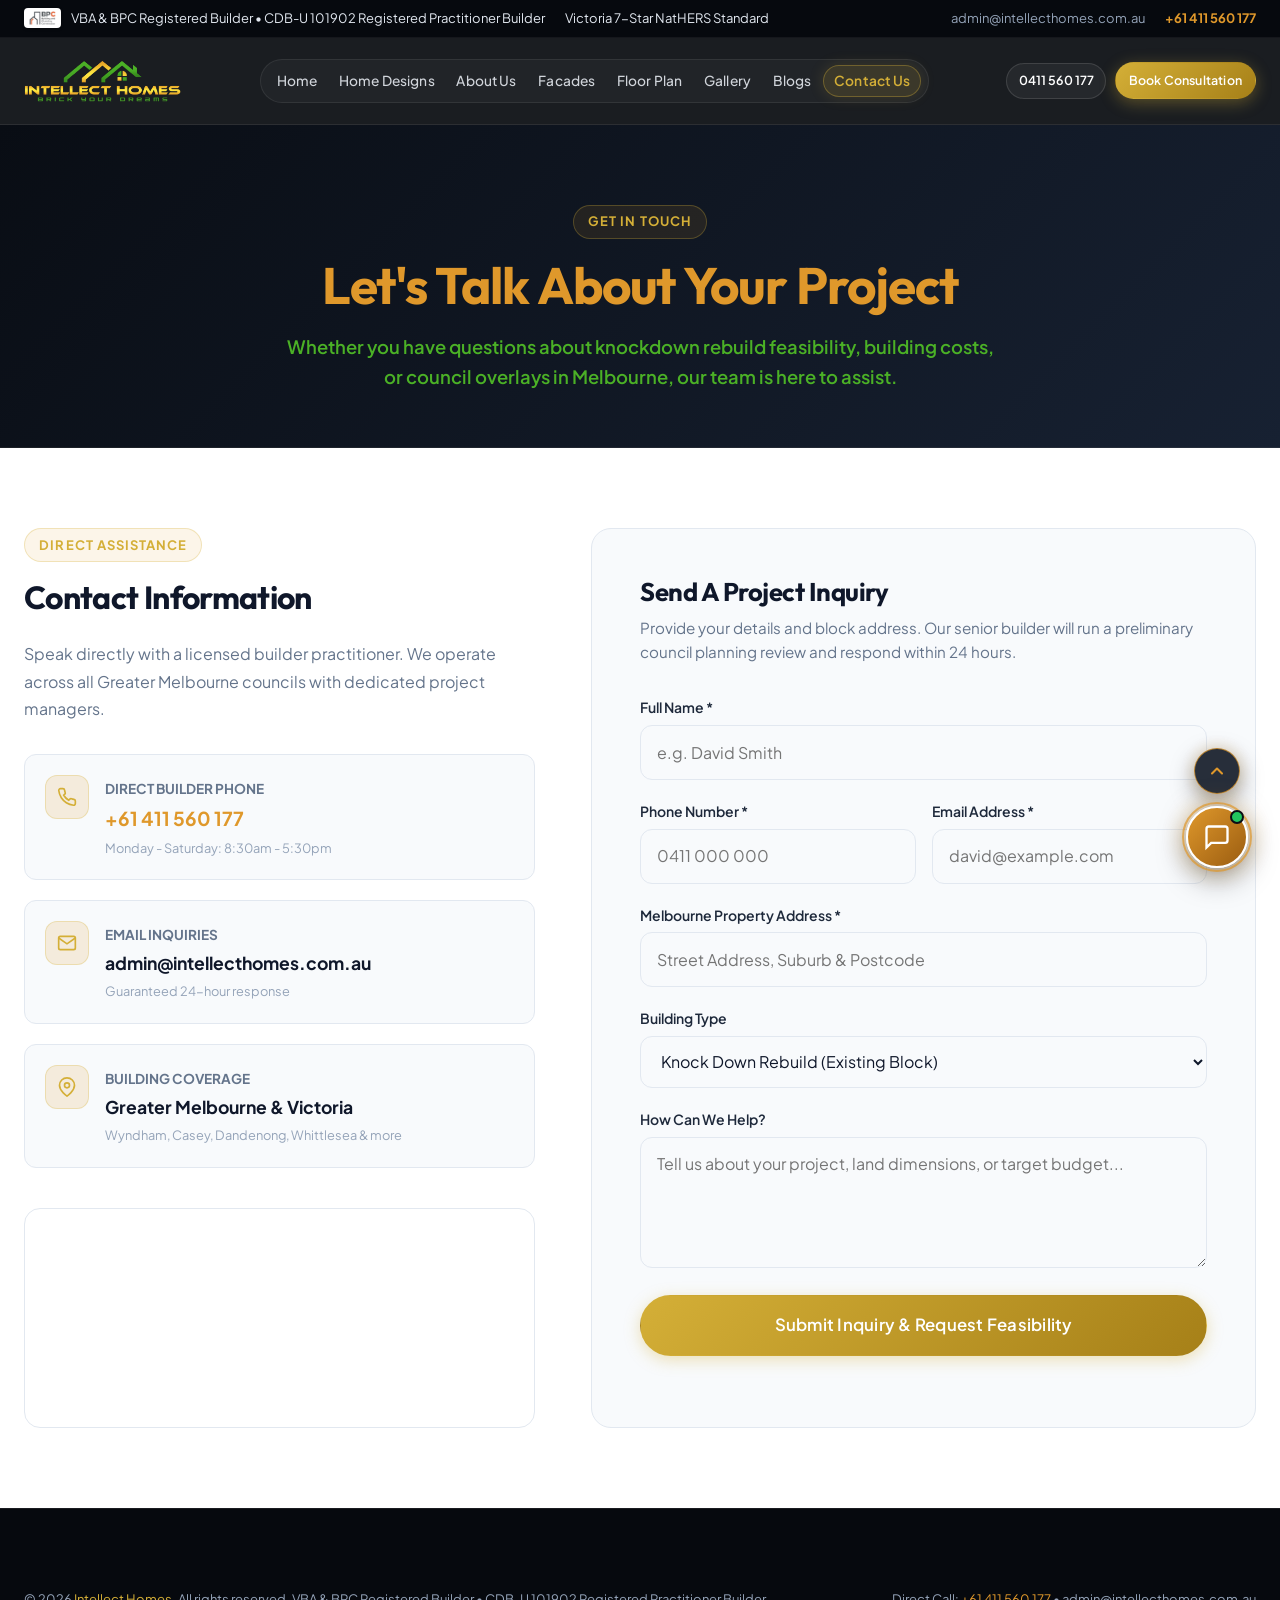
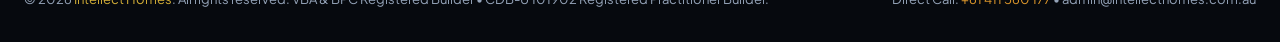
<file: contact.html>
<!DOCTYPE html>
<html lang="en-AU">
<head>
  <meta charset="UTF-8">
  <meta http-equiv="X-UA-Compatible" content="IE=edge">
  <meta name="viewport" content="width=device-width, initial-scale=1.0">
  
  <title>Contact Us | Intellect Homes Melbourne</title>
  <meta name="description" content="Get in touch with Intellect Homes for custom builds, knockdown rebuilds, and granny flats in Melbourne. Direct phone: +61 411 560 177. Free site feasibility consultations.">
  <link rel="canonical" href="https://intellecthomes.com.au/contact-us/">

  <link rel="icon" type="image/webp" href="assets/images/favicon.webp">
  <link rel="preconnect" href="https://fonts.googleapis.com">
  <link rel="preconnect" href="https://fonts.gstatic.com" crossorigin>
  <link href="https://fonts.googleapis.com/css2?family=Outfit:wght@400;500;600;700;800&family=Plus+Jakarta+Sans:wght@400;500;600;700&display=swap" rel="stylesheet">
  <link rel="stylesheet" href="assets/css/style.css">
</head>
<body>

  <!-- Top Bar -->
  <div class="top-bar">
    <div class="container">
      <div class="top-bar-left">
        <span class="top-bar-badge">
          <span class="badge-logo-box"><img src="assets/images/bpc-primary.png" alt="BPC Registered Builder" class="badge-logo-img"></span>
          VBA &amp; BPC Registered Builder &bull; CDB-U 101902 Registered Practitioner Builder
        </span>
        <span class="top-bar-badge">Victoria 7-Star NatHERS Standard</span>
      </div>
      <div class="top-bar-right">
        <a href="mailto:admin@intellecthomes.com.au" class="top-bar-link">admin@intellecthomes.com.au</a>
        <a href="tel:+61411560177" class="top-bar-link" style="color: #DF982B; font-weight: 700;">+61 411 560 177</a>
      </div>
    </div>
  </div>

  <!-- Header -->
  <header class="site-header" id="siteHeader">
    <div class="container nav-container">
      <a href="index.html" class="brand-logo" aria-label="Intellect Homes">
        <img src="assets/images/logo.webp" alt="Intellect Homes Logo">
      </a>

      <nav aria-label="Primary Navigation">
        <ul class="nav-menu">
          <li><a href="index.html" class="nav-link">Home</a></li>
          <li><a href="designs.html" class="nav-link">Home Designs</a></li>
          <li><a href="about.html" class="nav-link">About Us</a></li>
          <li><a href="facades.html" class="nav-link">Facades</a></li>
          <li><a href="floor-plan.html" class="nav-link">Floor Plan</a></li>
          <li><a href="gallery.html" class="nav-link">Gallery</a></li>
          <li><a href="blogs.html" class="nav-link">Blogs</a></li>
          <li><a href="contact.html" class="nav-link active">Contact Us</a></li>
        </ul>
      </nav>

      <div class="nav-actions">
        <a href="tel:+61411560177" class="header-phone">0411 560 177</a>
        <button class="btn btn-primary" data-open-modal="consultModal">Book Consultation</button>
        <button class="mobile-menu-btn" aria-label="Toggle navigation menu">
          <svg width="24" height="24" viewBox="0 0 24 24" fill="none" stroke="currentColor" stroke-width="2"><line x1="3" y1="12" x2="21" y2="12"/><line x1="3" y1="6" x2="21" y2="6"/><line x1="3" y1="18" x2="21" y2="18"/></svg>
        </button>
      </div>
    </div>
  </header>

  <!-- Banner -->
  <section style="background: linear-gradient(135deg, #090D14 0%, #172132 100%); padding: 5rem 0 3.5rem 0; color: #fff; text-align: center; border-bottom: 1px solid rgba(255,255,255,0.08);">
    <div class="container">
      <span class="section-tag">GET IN TOUCH</span>
      <h1 style="font-size: clamp(2.2rem, 4vw, 3.25rem); color: #DF982B; margin-bottom: 1rem;">Let's Talk About Your Project</h1>
      <p style="color: #4BB126; font-size: 1.15rem; max-width: 720px; margin: 0 auto; font-weight: 600; line-height: 1.6;">
        Whether you have questions about knockdown rebuild feasibility, building costs, or council overlays in Melbourne, our team is here to assist.
      </p>
    </div>
  </section>

  <!-- Contact Content -->
  <section style="padding: 5rem 0; background: #FFFFFF;">
    <div class="container">
      <div class="contact-grid">
        <!-- Left: Contact Details Cards -->
        <div>
          <span class="section-tag">DIRECT ASSISTANCE</span>
          <h2 style="font-size: 2rem; margin-bottom: 1.5rem;">Contact Information</h2>
          <p style="color: #64748B; margin-bottom: 2rem; line-height: 1.7;">
            Speak directly with a licensed builder practitioner. We operate across all Greater Melbourne councils with dedicated project managers.
          </p>

          <div style="display: flex; flex-direction: column; gap: 1.25rem; margin-bottom: 2.5rem;">
            <!-- Phone -->
            <div style="display: flex; align-items: flex-start; gap: 1rem; background: #F8FAFC; border: 1px solid #E2E8F0; padding: 1.25rem; border-radius: 12px;">
              <div class="trust-icon" style="background: rgba(223, 152, 43, 0.15);">
                <svg width="20" height="20" viewBox="0 0 24 24" fill="none" stroke="currentColor" stroke-width="2"><path d="M22 16.92v3a2 2 0 0 1-2.18 2 19.79 19.79 0 0 1-8.63-3.07 19.5 19.5 0 0 1-6-6 19.79 19.79 0 0 1-3.07-8.67A2 2 0 0 1 4.11 2h3a2 2 0 0 1 2 1.72 12.84 12.84 0 0 0 .7 2.81 2 2 0 0 1-.45 2.11L8.09 9.91a16 16 0 0 0 6 6l1.27-1.27a2 2 0 0 1 2.11-.45 12.84 12.84 0 0 0 2.81.7A2 2 0 0 1 22 16.92z"/></svg>
              </div>
              <div>
                <strong style="font-size: 0.85rem; color: #64748B; text-transform: uppercase;">Direct Builder Phone</strong>
                <div style="font-size: 1.2rem; font-weight: 700; color: #0F172A; margin-top: 0.15rem;">
                  <a href="tel:+61411560177" style="color: #DF982B;">+61 411 560 177</a>
                </div>
                <span style="font-size: 0.8rem; color: #94A3B8;">Monday - Saturday: 8:30am - 5:30pm</span>
              </div>
            </div>

            <!-- Email -->
            <div style="display: flex; align-items: flex-start; gap: 1rem; background: #F8FAFC; border: 1px solid #E2E8F0; padding: 1.25rem; border-radius: 12px;">
              <div class="trust-icon" style="background: rgba(223, 152, 43, 0.15);">
                <svg width="20" height="20" viewBox="0 0 24 24" fill="none" stroke="currentColor" stroke-width="2"><path d="M4 4h16c1.1 0 2 .9 2 2v12c0 1.1-.9 2-2 2H4c-1.1 0-2-.9-2-2V6c0-1.1.9-2 2-2z"/><polyline points="22,6 12,13 2,6"/></svg>
              </div>
              <div>
                <strong style="font-size: 0.85rem; color: #64748B; text-transform: uppercase;">Email Inquiries</strong>
                <div style="font-size: 1.1rem; font-weight: 700; color: #0F172A; margin-top: 0.15rem;">
                  <a href="mailto:admin@intellecthomes.com.au">admin@intellecthomes.com.au</a>
                </div>
                <span style="font-size: 0.8rem; color: #94A3B8;">Guaranteed 24-hour response</span>
              </div>
            </div>

            <!-- Coverage -->
            <div style="display: flex; align-items: flex-start; gap: 1rem; background: #F8FAFC; border: 1px solid #E2E8F0; padding: 1.25rem; border-radius: 12px;">
              <div class="trust-icon" style="background: rgba(223, 152, 43, 0.15);">
                <svg width="20" height="20" viewBox="0 0 24 24" fill="none" stroke="currentColor" stroke-width="2"><path d="M21 10c0 7-9 13-9 13s-9-6-9-13a9 9 0 0 1 18 0z"/><circle cx="12" cy="10" r="3"/></svg>
              </div>
              <div>
                <strong style="font-size: 0.85rem; color: #64748B; text-transform: uppercase;">Building Coverage</strong>
                <div style="font-size: 1.1rem; font-weight: 700; color: #0F172A; margin-top: 0.15rem;">
                  Greater Melbourne & Victoria
                </div>
                <span style="font-size: 0.8rem; color: #94A3B8;">Wyndham, Casey, Dandenong, Whittlesea & more</span>
              </div>
            </div>
          </div>

          <!-- Map -->
          <div style="border-radius: 16px; overflow: hidden; border: 1px solid #E2E8F0; height: 220px;">
            <iframe src="https://www.google.com/maps/embed?pb=!1m18!1m12!1m3!1d805202.0879818257!2d144.39376603458058!3d-37.9696433014594!2m3!1f0!2f0!3f0!3m2!1i1024!2i768!4f13.1!3m3!1m2!1s0x6ad646b5d2ba4df7%3A0x4045675218ccd90!2sMelbourne%20VIC%2C%20Australia!5e0!3m2!1sen!2s!4v1754889027748!5m2!1sen!2s" width="100%" height="100%" style="border:0;" allowfullscreen="" loading="lazy"></iframe>
          </div>
        </div>

        <!-- Right: Inquiry Form -->
        <div class="contact-form-card" style="background: #F8FAFC; border: 1px solid #E2E8F0; border-radius: 20px; padding: clamp(1.5rem, 4vw, 3rem);">
          <h3 style="font-size: 1.6rem; color: #0F172A; margin-bottom: 0.5rem;">Send A Project Inquiry</h3>
          <p style="color: #64748B; font-size: 0.95rem; margin-bottom: 2rem;">
            Provide your details and block address. Our senior builder will run a preliminary council planning review and respond within 24 hours.
          </p>

          <form id="consultationForm">
            <div class="form-group">
              <label class="form-label" for="contactName">Full Name *</label>
              <input type="text" class="form-control" id="contactName" placeholder="e.g. David Smith" required>
            </div>

            <div class="form-row-2col">
              <div class="form-group">
                <label class="form-label" for="contactPhone">Phone Number *</label>
                <input type="tel" class="form-control" id="contactPhone" placeholder="0411 000 000" required>
              </div>
              <div class="form-group">
                <label class="form-label" for="contactEmail">Email Address *</label>
                <input type="email" class="form-control" id="contactEmail" placeholder="david@example.com" required>
              </div>
            </div>

            <div class="form-group">
              <label class="form-label" for="contactAddress">Melbourne Property Address *</label>
              <input type="text" class="form-control" id="contactAddress" placeholder="Street Address, Suburb & Postcode" required>
            </div>

            <div class="form-group">
              <label class="form-label" for="contactService">Building Type</label>
              <select class="form-control" id="contactService">
                <option value="kdr">Knock Down Rebuild (Existing Block)</option>
                <option value="custom">Custom New Home (Vacant Land)</option>
                <option value="granny">Modern Granny Flat (Secondary Dwelling)</option>
                <option value="dual">Dual Occupancy / Townhouse Development</option>
              </select>
            </div>

            <div class="form-group">
              <label class="form-label" for="contactMessage">How Can We Help?</label>
              <textarea class="form-control" id="contactMessage" rows="4" placeholder="Tell us about your project, land dimensions, or target budget..."></textarea>
            </div>

            <button type="submit" class="btn btn-primary" style="width: 100%; padding: 1rem; font-size: 1.05rem;">
              Submit Inquiry & Request Feasibility
            </button>
          </form>
        </div>
      </div>
    </div>
  </section>

  <!-- Footer -->
  <footer class="site-footer">
    <div class="container">
      <div class="footer-bottom" style="border: none; padding: 0;">
        <p>&copy; 2026 <span class="text-gold">Intellect Homes</span>. All rights reserved. VBA &amp; BPC Registered Builder &bull; CDB-U 101902 Registered Practitioner Builder.</p>
        <p>Direct Call: <a href="tel:+61411560177" style="color: #DF982B;">+61 411 560 177</a> &bull; admin@intellecthomes.com.au</p>
      </div>
    </div>
  </footer>

  <!-- Modal -->
  <div class="modal-overlay" id="consultModal">
    <div class="modal-box">
      <button class="modal-close-btn" aria-label="Close modal">&times;</button>
      <div style="margin-bottom: 1.5rem;">
        <span class="section-tag" style="margin-bottom: 0.5rem;">COMPLIMENTARY FEASIBILITY</span>
        <h3 style="font-size: 1.5rem; color: #0F172A; margin-bottom: 0.4rem;">Book Your Site Feasibility</h3>
        <p style="color: #64748B; font-size: 0.9rem;">
          Speak with our Senior Builder Director. We review your block orientation, zoning overlays, and provide an initial fixed-price cost assessment.
        </p>
      </div>
      <form id="modalConsultationForm" class="consult-form">
        <div class="form-group">
          <label class="form-label" for="modalName">Full Name *</label>
          <input type="text" class="form-control" id="modalName" placeholder="e.g. David Smith" required>
        </div>
        <div class="form-row-2col">
          <div class="form-group">
            <label class="form-label" for="modalPhone">Phone Number *</label>
            <input type="tel" class="form-control" id="modalPhone" placeholder="0411 000 000" required>
          </div>
          <div class="form-group">
            <label class="form-label" for="modalEmail">Email Address *</label>
            <input type="email" class="form-control" id="modalEmail" placeholder="david@example.com" required>
          </div>
        </div>
        <div class="form-group">
          <label class="form-label" for="modalAddress">Site / Property Address in Melbourne *</label>
          <input type="text" class="form-control" id="modalAddress" placeholder="Street Address, Suburb & Postcode" required>
        </div>
        <button type="submit" class="btn btn-primary" style="width: 100%; padding: 0.95rem; font-size: 1rem;">
          Request Free Site Feasibility Review
        </button>
      </form>
    </div>
  </div>

    <!-- FLOATING VIP CONCIERGE & WHATSAPP HUB -->
  <div class="vip-concierge-widget" id="vipConciergeWidget">
    <div class="vip-concierge-trigger" id="vipConciergeTrigger" aria-label="Open VIP Concierge">
      <div class="vip-pulse-ring"></div>
      <div class="vip-badge-online"></div>
      <svg width="28" height="28" viewBox="0 0 24 24" fill="none" stroke="currentColor" stroke-width="2"><path d="M21 15a2 2 0 0 1-2 2H7l-4 4V5a2 2 0 0 1 2-2h14a2 2 0 0 1 2 2z"/></svg>
    </div>

    <div class="vip-concierge-modal" id="vipConciergeModal">
      <div class="vip-modal-header">
        <div>
          <h4>VIP Builder Concierge</h4>
          <span><span class="live-indicator-dot" style="width: 6px; height: 6px;"></span> Registered Builder Online</span>
        </div>
        <button class="modal-close-btn" id="vipCloseBtn" style="position: static; font-size: 1.5rem;">&times;</button>
      </div>

      <div class="vip-modal-body">
        <div class="vip-rating-badge">
          <span>Google Verified Rating</span>
          <strong>⭐ 5.0 ★★★★★ (48+ Reviews)</strong>
        </div>

        <a href="https://wa.me/61411560177?text=Hi%20Intellect%20Homes%2C%20I%20am%20interested%20in%20building%20in%20Melbourne%20and%20would%20like%20to%20discuss%20feasibility." target="_blank" rel="noopener" class="vip-action-btn vip-whatsapp-btn">
          <svg width="20" height="20" viewBox="0 0 24 24" fill="currentColor"><path d="M12.031 6.172c-3.181 0-5.767 2.586-5.768 5.766-.001 1.298.38 2.27 1.019 3.287l-.711 2.599 2.664-.698c.969.585 1.961.942 2.801.943h.005c3.18 0 5.767-2.587 5.768-5.766.001-3.187-2.575-5.77-5.778-5.771zm3.392 8.244c-.144.405-.837.774-1.17.824-.312.045-.694.074-2.147-.532-1.859-.778-3.045-2.671-3.137-2.795-.094-.124-.761-1.012-.761-1.93 0-.918.481-1.37.653-1.558.172-.187.375-.234.5-.234.126 0 .252.001.363.007.117.006.274-.045.428.327.159.384.542 1.323.59 1.42.048.098.08.212.016.339-.064.127-.096.207-.19.318-.095.111-.199.248-.284.333-.095.095-.195.198-.083.39.112.193.498.822 1.069 1.33 1.08.96 1.432 1.107 1.637 1.202.205.096.326.08.448-.061.122-.142.525-.61.666-.821.141-.212.283-.177.472-.106.189.071 1.199.566 1.405.669.206.104.343.155.394.24.051.085.051.493-.093.898z"/></svg>
          Direct WhatsApp With Builder
        </a>

        <a href="tel:+61411560177" class="vip-action-btn vip-call-btn">
          <svg width="20" height="20" viewBox="0 0 24 24" fill="none" stroke="currentColor" stroke-width="2"><path d="M22 16.92v3a2 2 0 0 1-2.18 2 19.79 19.79 0 0 1-8.63-3.07 19.5 19.5 0 0 1-6-6 19.79 19.79 0 0 1-3.07-8.67A2 2 0 0 1 4.11 2h3a2 2 0 0 1 2 1.72 12.84 12.84 0 0 0 .7 2.81 2 2 0 0 1-.45 2.11L8.09 9.91a16 16 0 0 0 6 6l1.27-1.27a2 2 0 0 1 2.11-.45 12.84 12.84 0 0 0 2.81.7A2 2 0 0 1 22 16.92z"/></svg>
          Direct Phone: 0411 560 177
        </a>

        <a href="mailto:admin@intellecthomes.com.au" class="vip-action-btn vip-call-btn" style="color: #DF982B; border-color: rgba(223, 152, 43, 0.35);">
          <svg width="20" height="20" viewBox="0 0 24 24" fill="none" stroke="currentColor" stroke-width="2"><path d="M4 4h16c1.1 0 2 .9 2 2v12c0 1.1-.9 2-2 2H4c-1.1 0-2-.9-2-2V6c0-1.1.9-2 2-2z"/><polyline points="22,6 12,13 2,6"/></svg>
          Email: admin@intellecthomes.com.au
        </a>

        <button class="vip-action-btn vip-lookbook-btn" data-open-modal="consultModal" style="width: 100%; border: none; cursor: pointer; text-align: left;">
          <svg width="20" height="20" viewBox="0 0 24 24" fill="none" stroke="currentColor" stroke-width="2"><path d="M14 2H6a2 2 0 0 0-2 2v16a2 2 0 0 0 2 2h12a2 2 0 0 0 2-2V8z"/><polyline points="14 2 14 8 20 8"/><line x1="16" y1="13" x2="8" y2="13"/><line x1="16" y1="17" x2="8" y2="17"/><polyline points="10 9 9 9 8 9"/></svg>
          Request 2026 Specification and inclusion list.
        </button>
      </div>
    </div>
  </div>
  <script src="assets/js/main.js"></script>
</body>
</html>
</file>
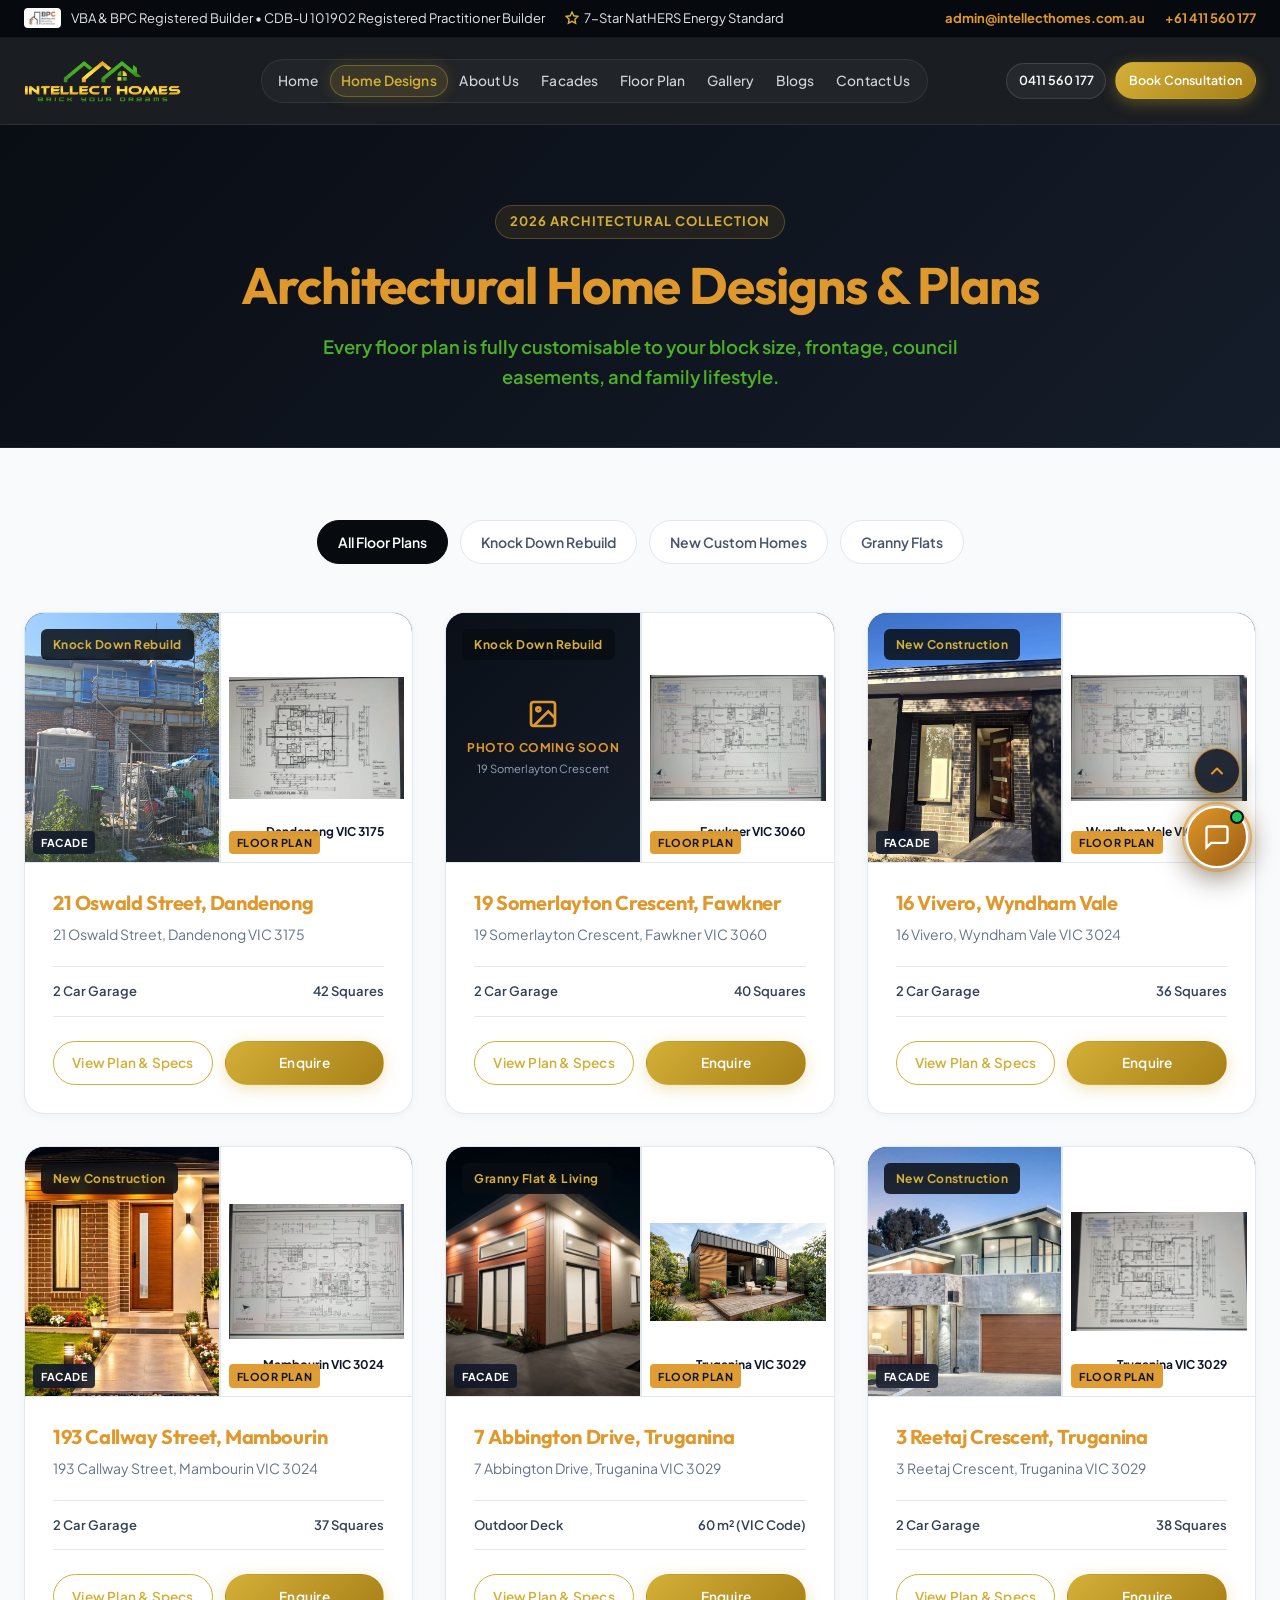
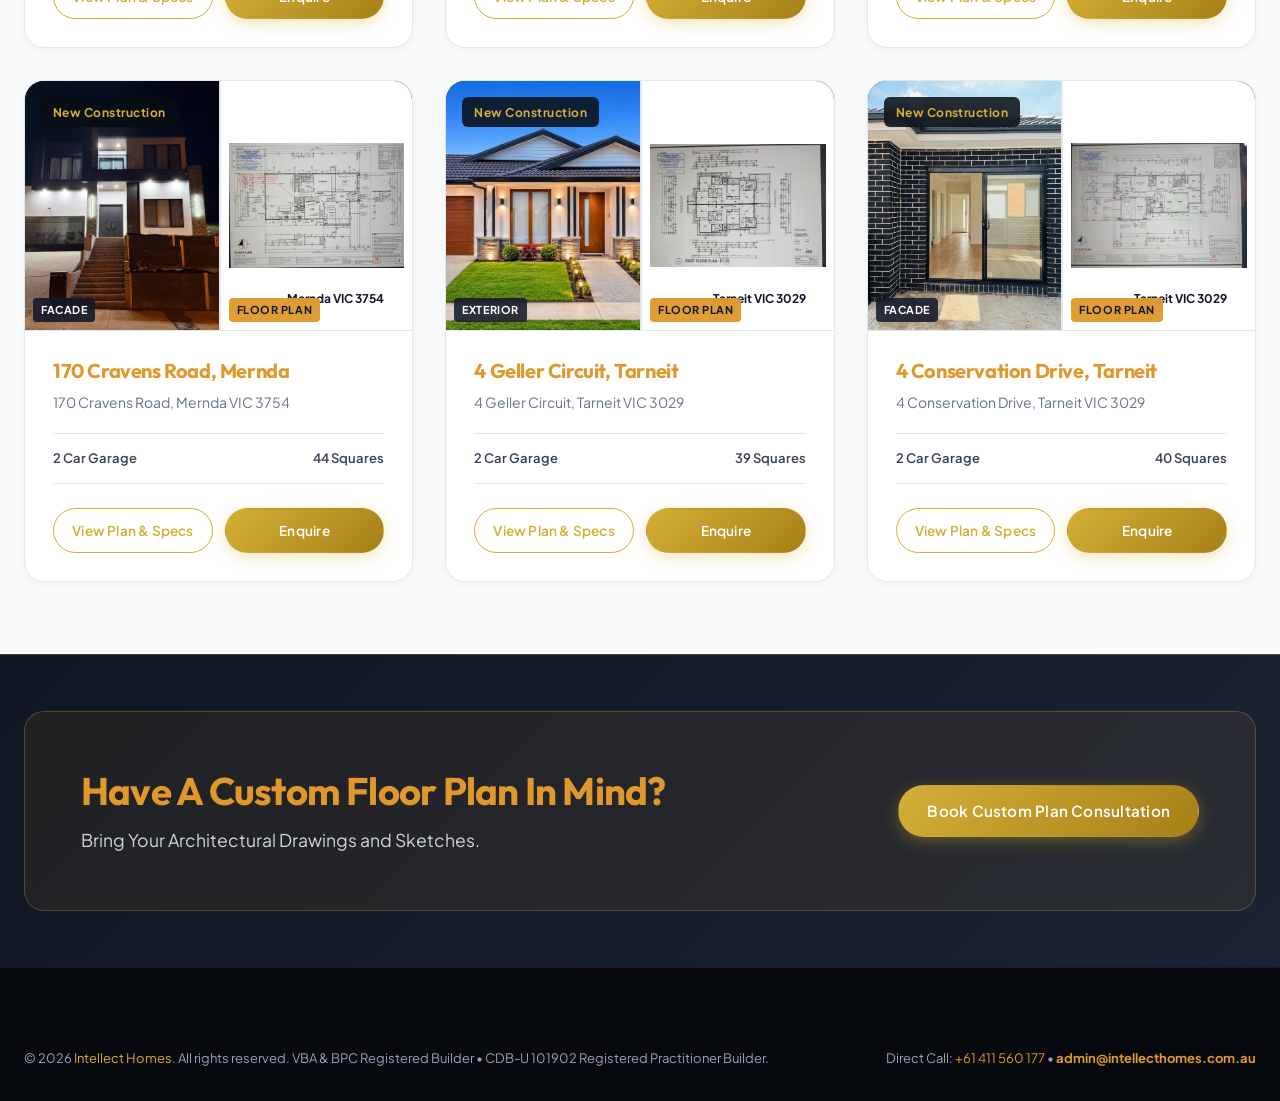
<file: designs.html>
<!DOCTYPE html>
<html lang="en-AU">
<head>
  <meta charset="UTF-8">
  <meta http-equiv="X-UA-Compatible" content="IE=edge">
  <meta name="viewport" content="width=device-width, initial-scale=1.0">
  
  <title>Home Designs & Floor Plans Melbourne | Intellect Homes</title>
  <meta name="description" content="Explore Intellect Homes 2026 collection of luxury single storey, double storey, knockdown rebuild, and architectural granny flat floor plans across Melbourne.">
  <meta name="keywords" content="Melbourne home designs, double storey floor plans, single storey house designs, granny flat floor plans Melbourne, custom builder floor plans">
  <link rel="canonical" href="https://intellecthomes.com.au/home-designs/">

  <!-- Favicon -->
  <link rel="icon" type="image/webp" href="assets/images/favicon.webp">

  <!-- Google Fonts -->
  <link rel="preconnect" href="https://fonts.googleapis.com">
  <link rel="preconnect" href="https://fonts.gstatic.com" crossorigin>
  <link href="https://fonts.googleapis.com/css2?family=Outfit:wght@400;500;600;700;800&family=Plus+Jakarta+Sans:wght@400;500;600;700&display=swap" rel="stylesheet">

  <link rel="stylesheet" href="assets/css/style.css">
  <!-- Consistent Heading Colours matching Intellect Homes logo -->
  <style>
    h1, h2, h3, h4, h5, h6,
    .page-designs h1, .page-designs h2, .page-designs h3, .page-designs h4, .page-designs h5, .page-designs h6 {
      color: #DF982B !important;
    }
  </style>
</head>
<body class="page-designs">

  <!-- Top Bar -->
  <div class="top-bar">
    <div class="container">
      <div class="top-bar-left">
        <span class="top-bar-badge">
          <span class="badge-logo-box"><img src="assets/images/bpc-primary.png" alt="BPC Registered Builder" class="badge-logo-img"></span>
          VBA &amp; BPC Registered Builder &bull; CDB-U 101902 Registered Practitioner Builder
        </span>
        <span class="top-bar-badge">
          <svg width="14" height="14" viewBox="0 0 24 24" fill="none" stroke="currentColor" stroke-width="2.5"><polygon points="12 2 15.09 8.26 22 9.27 17 14.14 18.18 21.02 12 17.77 5.82 21.02 7 14.14 2 9.27 8.91 8.26 12 2"/></svg>
          7-Star NatHERS Energy Standard
        </span>
      </div>
      <div class="top-bar-right">
        <a href="mailto:admin@intellecthomes.com.au" class="top-bar-link top-bar-email" style="color: #DF982B; font-weight: 700;">admin@intellecthomes.com.au</a>
        <a href="tel:+61411560177" class="top-bar-link" style="color: #DF982B; font-weight: 700;">+61 411 560 177</a>
      </div>
    </div>
  </div>

  <!-- Header -->
  <header class="site-header" id="siteHeader">
    <div class="container nav-container">
      <a href="index.html" class="brand-logo" aria-label="Intellect Homes">
        <img src="assets/images/logo.webp" alt="Intellect Homes Logo">
      </a>

      <nav aria-label="Primary Navigation">
        <ul class="nav-menu">
          <li><a href="index.html" class="nav-link">Home</a></li>
          <li><a href="designs.html" class="nav-link active">Home Designs</a></li>
          <li><a href="about.html" class="nav-link">About Us</a></li>
          <li><a href="facades.html" class="nav-link">Facades</a></li>
          <li><a href="floor-plan.html" class="nav-link">Floor Plan</a></li>
          <li><a href="gallery.html" class="nav-link">Gallery</a></li>
          <li><a href="blogs.html" class="nav-link">Blogs</a></li>
          <li><a href="contact.html" class="nav-link">Contact Us</a></li>
        </ul>
      </nav>

      <div class="nav-actions">
        <a href="tel:+61411560177" class="header-phone">0411 560 177</a>
        <a href="#consultModal" class="btn btn-primary" data-open-modal="consultModal">Book Consultation</a>
        <button class="mobile-menu-btn" aria-label="Toggle navigation menu">
          <svg width="24" height="24" viewBox="0 0 24 24" fill="none" stroke="currentColor" stroke-width="2"><line x1="3" y1="12" x2="21" y2="12"/><line x1="3" y1="6" x2="21" y2="6"/><line x1="3" y1="18" x2="21" y2="18"/></svg>
        </button>
      </div>
    </div>
  </header>

  <!-- Page Banner -->
  <section style="background: linear-gradient(135deg, #090D14 0%, #151D2A 100%); padding: 5rem 0 3.5rem 0; color: #fff; text-align: center; border-bottom: 1px solid rgba(255,255,255,0.08);">
    <div class="container">
      <span class="section-tag">2026 ARCHITECTURAL COLLECTION</span>
      <h1 style="font-size: clamp(2.2rem, 4vw, 3.25rem); color: #DF982B; margin-bottom: 1rem;">Architectural Home Designs & Plans</h1>
      <p style="color: #4BB126; font-size: 1.15rem; max-width: 720px; margin: 0 auto; font-weight: 600; line-height: 1.6;">
        Every floor plan is fully customisable to your block size, frontage, council easements, and family lifestyle.
      </p>
    </div>
  </section>

  <!-- Main Design Showcase Section -->
  <section class="designs-section" style="padding: 4.5rem 0;">
    <div class="container">
      
      <!-- Filter Bar -->
      <div class="designs-filter-bar">
        <button class="filter-btn active" data-filter="all">All Floor Plans</button>
        <button class="filter-btn" data-filter="knockdown">Knock Down Rebuild</button>
        <button class="filter-btn" data-filter="new-build">New Custom Homes</button>
        <button class="filter-btn" data-filter="granny-flat">Granny Flats</button>
      </div>

      <!-- Grid -->
            <!-- Grid: Each Project Displays Corresponding Floor Plan Alongside Exterior Photo -->
      <div class="designs-grid">
        <!-- Card 1: 21 Oswald Street, Dandenong -->
        <article class="design-card" data-category="knockdown">
          <div class="design-media-duo">
            <div class="media-col photo-col" title="21 Oswald Street Dandenong Facade">
              <img src="assets/images/WhatsApp-Image-2026-09-03-at-3.51.27-PM.jpeg" alt="21 Oswald street dandenong 3175">
              <span class="media-pill-tag">Facade</span>
            </div>
            <div class="media-col plan-col" title="21 Oswald Street Floor Plan">
              <img src="assets/images/WhatsApp-Image-2026-09-03-at-6.26.15-PM-1024x714.jpeg" alt="21 Oswald Street Floor Plan Blueprint">
              <span class="media-pill-tag plan-tag">Floor Plan</span>
            </div>
            <span class="design-tag">Knock Down Rebuild</span>
            <span class="design-suburb">Dandenong VIC 3175</span>
          </div>
          <div class="design-content">
            <div class="design-title-row">
              <h3>21 Oswald Street, Dandenong</h3>
            </div>
            <p class="design-address">21 Oswald Street, Dandenong VIC 3175</p>
            <div class="design-specs">
              <span class="spec-item">2 Car Garage</span>
              <span class="spec-item">42 Squares</span>
            </div>
            <div class="design-actions">
              <button class="btn btn-outline-gold" onclick="openPlanDetails('21 Oswald Street, Dandenong', '', '', '2 Car', '42 Squares (390 m²)', 'Dandenong VIC', 'assets/images/WhatsApp-Image-2026-09-03-at-6.26.15-PM-1024x714.jpeg')">
                View Plan &amp; Specs
              </button>
              <a href="https://wa.me/61411560177?text=Hi%20Intellect%20Homes%2C%20I%20would%20like%20to%20enquire%20about%2021%20Oswald%20Street%2C%20Dandenong." target="_blank" rel="noopener" class="btn btn-primary">Enquire</a>
            </div>
          </div>
        </article>

        <!-- Card 1b: 19 Somerlayton Crescent, Fawkner VIC 3060 (Knock Down Rebuild) -->
        <article class="design-card" data-category="knockdown">
          <div class="design-media-duo">
            <div class="media-col photo-placeholder-col" title="19 Somerlayton Crescent Photo Coming Soon">
              <svg width="32" height="32" viewBox="0 0 24 24" fill="none" stroke="#DF982B" stroke-width="2" style="margin-bottom: 0.5rem;"><rect x="3" y="3" width="18" height="18" rx="2"/><circle cx="8.5" cy="8.5" r="1.5"/><polyline points="21 15 16 10 5 21"/></svg>
              <span style="font-size: 0.75rem; font-weight: 700; color: #DF982B; letter-spacing: 0.05em; text-transform: uppercase;">Photo Coming Soon</span>
              <span style="font-size: 0.7rem; color: #94A3B8; margin-top: 0.2rem;">19 Somerlayton Crescent</span>
            </div>
            <div class="media-col plan-col" title="19 Somerlayton Crescent Floor Plan">
              <img src="assets/images/WhatsApp-Image-2026-09-03-at-6.25.19-PM-1024x731.jpeg" alt="19 Somerlayton Crescent Floor Plan">
              <span class="media-pill-tag plan-tag">Floor Plan</span>
            </div>
            <span class="design-tag">Knock Down Rebuild</span>
            <span class="design-suburb">Fawkner VIC 3060</span>
          </div>
          <div class="design-content">
            <div class="design-title-row">
              <h3>19 Somerlayton Crescent, Fawkner</h3>
            </div>
            <p class="design-address">19 Somerlayton Crescent, Fawkner VIC 3060</p>
            <div class="design-specs">
              <span class="spec-item">2 Car Garage</span>
              <span class="spec-item">40 Squares</span>
            </div>
            <div class="design-actions">
              <button class="btn btn-outline-gold" onclick="openPlanDetails('19 Somerlayton Crescent, Fawkner', '', '', '2 Car', '40 Squares (372 m²)', 'Fawkner VIC', 'assets/images/WhatsApp-Image-2026-09-03-at-6.25.19-PM-1024x731.jpeg')">
                View Plan &amp; Specs
              </button>
              <a href="https://wa.me/61411560177?text=Hi%20Intellect%20Homes%2C%20I%20would%20like%20to%20enquire%20about%2019%20Somerlayton%20Crescent%2C%20Fawkner." target="_blank" rel="noopener" class="btn btn-primary">Enquire</a>
            </div>
          </div>
        </article>

        <!-- Card 2: 16 Vivero, Wyndham Vale -->
        <article class="design-card" data-category="new-build">
          <div class="design-media-duo">
            <div class="media-col photo-col" title="16 Vivero Wyndham Vale Facade">
              <img src="assets/images/WhatsApp-Image-2026-09-02-at-10.36.14-PM.jpeg" alt="16 vivero Wyndham vale Vic 3024">
              <span class="media-pill-tag">Facade</span>
            </div>
            <div class="media-col plan-col" title="16 Vivero Floor Plan">
              <img src="assets/images/WhatsApp-Image-2026-09-03-at-6.25.19-PM-1024x731.jpeg" alt="16 Vivero Wyndham Vale Floor Plan">
              <span class="media-pill-tag plan-tag">Floor Plan</span>
            </div>
            <span class="design-tag">New Construction</span>
            <span class="design-suburb">Wyndham Vale VIC 3024</span>
          </div>
          <div class="design-content">
            <div class="design-title-row">
              <h3>16 Vivero, Wyndham Vale</h3>
            </div>
            <p class="design-address">16 Vivero, Wyndham Vale VIC 3024</p>
            <div class="design-specs">
              <span class="spec-item">2 Car Garage</span>
              <span class="spec-item">36 Squares</span>
            </div>
            <div class="design-actions">
              <button class="btn btn-outline-gold" onclick="openPlanDetails('16 Vivero, Wyndham Vale', '', '', '2 Car', '36 Squares (334 m²)', 'Wyndham Vale VIC', 'assets/images/WhatsApp-Image-2026-09-02-at-10.36.14-PM.jpeg')">
                View Plan &amp; Specs
              </button>
              <a href="https://wa.me/61411560177?text=Hi%20Intellect%20Homes%2C%20I%20would%20like%20to%20enquire%20about%2016%20Vivero%2C%20Wyndham%20Vale." target="_blank" rel="noopener" class="btn btn-primary">Enquire</a>
            </div>
          </div>
        </article>

        <!-- Card 3: 193 Callway Street, Mambourin -->
        <article class="design-card" data-category="new-build">
          <div class="design-media-duo">
            <div class="media-col photo-col" title="193 Callway Street Mambourin Facade">
              <img src="assets/images/193-callaway-street-mambourin.jpg" alt="193 Callway Street Mambourin">
              <span class="media-pill-tag">Facade</span>
            </div>
            <div class="media-col plan-col" title="193 Callway Street Floor Plan">
              <img src="assets/images/WhatsApp-Image-2026-09-03-at-6.26.47-PM-1024x786.jpeg" alt="193 Callway Street Architectural Floor Plan">
              <span class="media-pill-tag plan-tag">Floor Plan</span>
            </div>
            <span class="design-tag">New Construction</span>
            <span class="design-suburb">Mambourin VIC 3024</span>
          </div>
          <div class="design-content">
            <div class="design-title-row">
              <h3>193 Callway Street, Mambourin</h3>
            </div>
            <p class="design-address">193 Callway Street, Mambourin VIC 3024</p>
            <div class="design-specs">
              <span class="spec-item">2 Car Garage</span>
              <span class="spec-item">37 Squares</span>
            </div>
            <div class="design-actions">
              <button class="btn btn-outline-gold" onclick="openPlanDetails('193 Callway Street, Mambourin', '', '', '2 Car', '37 Squares (344 m²)', 'Mambourin VIC', 'assets/images/193-callaway-street-mambourin.jpg')">
                View Plan &amp; Specs
              </button>
              <a href="https://wa.me/61411560177?text=Hi%20Intellect%20Homes%2C%20I%20would%20like%20to%20enquire%20about%20193%20Callway%20Street%2C%20Mambourin." target="_blank" rel="noopener" class="btn btn-primary">Enquire</a>
            </div>
          </div>
        </article>

        <!-- Card 4: 7 Abbington Drive, Truganina -->
        <article class="design-card" data-category="granny-flat">
          <div class="design-media-duo">
            <div class="media-col photo-col" title="7 Abbington Drive Truganina Facade">
              <img src="assets/images/WhatsApp-Image-2026-08-25-at-9.58.16-AM.jpeg" alt="7 Abbington Drive Truganina">
              <span class="media-pill-tag">Facade</span>
            </div>
            <div class="media-col plan-col" title="7 Abbington Drive Granny Flat Floor Plan">
              <img src="assets/images/granny-flat.jpg" alt="7 Abbington Drive Granny Flat Floor Plan">
              <span class="media-pill-tag plan-tag">Floor Plan</span>
            </div>
            <span class="design-tag">Granny Flat &amp; Living</span>
            <span class="design-suburb">Truganina VIC 3029</span>
          </div>
          <div class="design-content">
            <div class="design-title-row">
              <h3>7 Abbington Drive, Truganina</h3>
            </div>
            <p class="design-address">7 Abbington Drive, Truganina VIC 3029</p>
            <div class="design-specs">
              <span class="spec-item">Outdoor Deck</span>
              <span class="spec-item">60 m² (VIC Code)</span>
            </div>
            <div class="design-actions">
              <button class="btn btn-outline-gold" onclick="openPlanDetails('7 Abbington Drive, Truganina', '', '', 'Outdoor Deck', '60 m² Self Contained', 'Truganina VIC', 'assets/images/WhatsApp-Image-2026-08-25-at-9.58.16-AM.jpeg')">
                View Plan &amp; Specs
              </button>
              <a href="https://wa.me/61411560177?text=Hi%20Intellect%20Homes%2C%20I%20would%20like%20to%20enquire%20about%207%20Abbington%20Drive%2C%20Truganina." target="_blank" rel="noopener" class="btn btn-primary">Enquire</a>
            </div>
          </div>
        </article>

        <!-- Card 5: 3 Reetaj Crescent, Truganina -->
        <article class="design-card" data-category="new-build">
          <div class="design-media-duo">
            <div class="media-col photo-col" title="3 Reetaj Crescent Truganina Facade">
              <img src="assets/images/Gemini_Generated_Image_22s78m22s78m22s7.jpeg" alt="3 Reetaj Crescent Truganina 3029">
              <span class="media-pill-tag">Facade</span>
            </div>
            <div class="media-col plan-col" title="3 Reetaj Crescent Floor Plan">
              <img src="assets/images/WhatsApp-Image-2026-09-03-at-6.25.54-PM.jpeg" alt="3 Reetaj Crescent Architectural Floor Plan">
              <span class="media-pill-tag plan-tag">Floor Plan</span>
            </div>
            <span class="design-tag">New Construction</span>
            <span class="design-suburb">Truganina VIC 3029</span>
          </div>
          <div class="design-content">
            <div class="design-title-row">
              <h3>3 Reetaj Crescent, Truganina</h3>
            </div>
            <p class="design-address">3 Reetaj Crescent, Truganina VIC 3029</p>
            <div class="design-specs">
              <span class="spec-item">2 Car Garage</span>
              <span class="spec-item">38 Squares</span>
            </div>
            <div class="design-actions">
              <button class="btn btn-outline-gold" onclick="openPlanDetails('3 Reetaj Crescent, Truganina', '', '', '2 Car', '38 Squares (353 m²)', 'Truganina VIC', 'assets/images/Gemini_Generated_Image_22s78m22s78m22s7.jpeg')">
                View Plan &amp; Specs
              </button>
              <a href="https://wa.me/61411560177?text=Hi%20Intellect%20Homes%2C%20I%20would%20like%20to%20enquire%20about%203%20Reetaj%20Crescent%2C%20Truganina." target="_blank" rel="noopener" class="btn btn-primary">Enquire</a>
            </div>
          </div>
        </article>

        <!-- Card 6: 170 Cravens Road, Mernda -->
        <article class="design-card" data-category="new-build">
          <div class="design-media-duo">
            <div class="media-col photo-col" title="170 Cravens Road Mernda Facade">
              <img src="assets/images/WhatsApp-Image-2026-08-28-at-12.30.06-PM.jpeg" alt="170 cravens road mernda vic 3754">
              <span class="media-pill-tag">Facade</span>
            </div>
            <div class="media-col plan-col" title="170 Cravens Road Floor Plan">
              <img src="assets/images/WhatsApp-Image-2026-09-02-at-2.53.03-PM-1024x726.jpeg" alt="170 Cravens Road Mernda Floor Plan">
              <span class="media-pill-tag plan-tag">Floor Plan</span>
            </div>
            <span class="design-tag">New Construction</span>
            <span class="design-suburb">Mernda VIC 3754</span>
          </div>
          <div class="design-content">
            <div class="design-title-row">
              <h3>170 Cravens Road, Mernda</h3>
            </div>
            <p class="design-address">170 Cravens Road, Mernda VIC 3754</p>
            <div class="design-specs">
              <span class="spec-item">2 Car Garage</span>
              <span class="spec-item">44 Squares</span>
            </div>
            <div class="design-actions">
              <button class="btn btn-outline-gold" onclick="openPlanDetails('170 Cravens Road, Mernda', '', '', '2 Car', '44 Squares (408 m²)', 'Mernda VIC', 'assets/images/WhatsApp-Image-2026-08-28-at-12.30.06-PM.jpeg')">
                View Plan &amp; Specs
              </button>
              <a href="https://wa.me/61411560177?text=Hi%20Intellect%20Homes%2C%20I%20would%20like%20to%20enquire%20about%20170%20Cravens%20Road%2C%20Mernda." target="_blank" rel="noopener" class="btn btn-primary">Enquire</a>
            </div>
          </div>
        </article>

        <!-- Card 7: 4 Geller Circuit, Tarneit -->
        <article class="design-card" data-category="new-build">
          <div class="design-media-duo">
            <div class="media-col photo-col" title="4 Geller Circuit Tarneit Exterior">
              <img src="assets/images/4-geller-circuit-tarneit.jpg" alt="4 Geller Circuit Tarneit Exterior">
              <span class="media-pill-tag photo-tag">Exterior</span>
            </div>
            <div class="media-col plan-col" title="4 Geller Circuit Floor Plan">
              <img src="assets/images/WhatsApp-Image-2026-09-03-at-6.26.15-PM-1024x714.jpeg" alt="4 Geller Circuit Tarneit Floor Plan">
              <span class="media-pill-tag plan-tag">Floor Plan</span>
            </div>
            <span class="design-tag">New Construction</span>
            <span class="design-suburb">Tarneit VIC 3029</span>
          </div>
          <div class="design-content">
            <div class="design-title-row">
              <h3>4 Geller Circuit, Tarneit</h3>
            </div>
            <p class="design-address">4 Geller Circuit, Tarneit VIC 3029</p>
            <div class="design-specs">
              <span class="spec-item">2 Car Garage</span>
              <span class="spec-item">39 Squares</span>
            </div>
            <div class="design-actions">
              <button class="btn btn-outline-gold" onclick="openPlanDetails('4 Geller Circuit, Tarneit', '', '', '2 Car', '39 Squares (362 m²)', 'Tarneit VIC', 'assets/images/WhatsApp-Image-2026-09-03-at-6.26.15-PM-1024x714.jpeg')">
                View Plan &amp; Specs
              </button>
              <a href="https://wa.me/61411560177?text=Hi%20Intellect%20Homes%2C%20I%20would%20like%20to%20enquire%20about%204%20Geller%20Circuit%2C%20Tarneit." target="_blank" rel="noopener" class="btn btn-primary">Enquire</a>
            </div>
          </div>
        </article>

        <!-- Card 8: 4 Conservation Drive, Tarneit -->
        <article class="design-card" data-category="new-build">
          <div class="design-media-duo">
            <div class="media-col photo-col" title="4 Conservation Drive Tarneit Facade">
              <img src="assets/images/Gemini_Generated_Image_pibvl0pibvl0pibv.jpeg" alt="4 conservation Drive Tarneit vic 3029">
              <span class="media-pill-tag">Facade</span>
            </div>
            <div class="media-col plan-col" title="4 Conservation Drive Floor Plan">
              <img src="assets/images/WhatsApp-Image-2026-09-03-at-6.25.19-PM-1024x731.jpeg" alt="4 Conservation Drive Tarneit Floor Plan">
              <span class="media-pill-tag plan-tag">Floor Plan</span>
            </div>
            <span class="design-tag">New Construction</span>
            <span class="design-suburb">Tarneit VIC 3029</span>
          </div>
          <div class="design-content">
            <div class="design-title-row">
              <h3>4 Conservation Drive, Tarneit</h3>
            </div>
            <p class="design-address">4 Conservation Drive, Tarneit VIC 3029</p>
            <div class="design-specs">
              <span class="spec-item">2 Car Garage</span>
              <span class="spec-item">40 Squares</span>
            </div>
            <div class="design-actions">
              <button class="btn btn-outline-gold" onclick="openPlanDetails('4 Conservation Drive, Tarneit', '', '', '2 Car', '40 Squares (371 m²)', 'Tarneit VIC', 'assets/images/Gemini_Generated_Image_pibvl0pibvl0pibv.jpeg')">
                View Plan &amp; Specs
              </button>
              <a href="https://wa.me/61411560177?text=Hi%20Intellect%20Homes%2C%20I%20would%20like%20to%20enquire%20about%204%20Conservation%20Drive%2C%20Tarneit." target="_blank" rel="noopener" class="btn btn-primary">Enquire</a>
            </div>
          </div>
        </article>
      </div>
    </div>
  </section>

  <!-- CTA Banner -->
  <section class="cta-banner">
    <div class="container">
      <div class="cta-box">
        <div class="cta-text">
          <h2>Have A Custom Floor Plan In Mind?</h2>
          <p>Bring Your Architectural Drawings and Sketches.</p>
        </div>
        <div>
          <button class="btn btn-primary" data-open-modal="consultModal">Book Custom Plan Consultation</button>
        </div>
      </div>
    </div>
  </section>

  <!-- Footer -->
  <footer class="site-footer">
    <div class="container">
      <div class="footer-bottom" style="border: none; padding: 0;">
        <p>&copy; 2026 <span class="text-gold">Intellect Homes</span>. All rights reserved. VBA &amp; BPC Registered Builder &bull; CDB-U 101902 Registered Practitioner Builder.</p>
        <p>Direct Call: <a href="tel:+61411560177" style="color: #DF982B;">+61 411 560 177</a> &bull; <a href="mailto:admin@intellecthomes.com.au" class="email-gold" style="color: #DF982B; font-weight: 700;">admin@intellecthomes.com.au</a></p>
      </div>
    </div>
  </footer>

  <!-- Consultation Modal & Plan Modal -->
  <div class="modal-overlay" id="consultModal">
    <div class="modal-box">
      <button class="modal-close-btn" aria-label="Close modal">&times;</button>
      <div style="margin-bottom: 1.5rem;">
        <span class="section-tag" style="margin-bottom: 0.5rem;">COMPLIMENTARY FEASIBILITY</span>
        <h3 style="font-size: 1.5rem; color: #DF982B; margin-bottom: 0.4rem;">Book Your Site Feasibility</h3>
        <p style="color: #64748B; font-size: 0.9rem;">
          Speak with our Senior Builder Director. We review your block orientation, zoning overlays, and provide an initial fixed-price cost assessment.
        </p>
      </div>
      <form id="consultationForm">
        <div class="form-group">
          <label class="form-label" for="consultName">Full Name *</label>
          <input type="text" class="form-control" id="consultName" placeholder="e.g. David Smith" required>
        </div>
        <div class="form-row-2col">
          <div class="form-group">
            <label class="form-label" for="consultPhone">Phone Number *</label>
            <input type="tel" class="form-control" id="consultPhone" placeholder="0411 000 000" required>
          </div>
          <div class="form-group">
            <label class="form-label" for="consultEmail">Email Address *</label>
            <input type="email" class="form-control" id="consultEmail" placeholder="david@example.com" required>
          </div>
        </div>
        <div class="form-group">
          <label class="form-label" for="consultAddress">Site / Property Address in Melbourne *</label>
          <input type="text" class="form-control" id="consultAddress" placeholder="Street Address, Suburb & Postcode" required>
        </div>
        <button type="submit" class="btn btn-primary" style="width: 100%; padding: 0.95rem; font-size: 1rem;">
          Request Free Site Feasibility Review
        </button>
      </form>
    </div>
  </div>

  <div class="modal-overlay" id="planModal">
    <div class="modal-box" style="max-width: 750px;">
      <button class="modal-close-btn" aria-label="Close modal">&times;</button>
      <div style="margin-bottom: 1.25rem;">
        <span class="section-tag" id="planModalSuburb">Melbourne VIC</span>
        <h3 style="font-size: 1.6rem; color: #DF982B;" id="planModalTitle">Residence Overview</h3>
      </div>

      <!-- Interactive Room Inspection Tabs -->
      <div class="plan-room-tabs" id="planRoomTabs">
        <button class="room-tab-btn active" data-room-type="blueprint">
          <svg width="14" height="14" viewBox="0 0 24 24" fill="none" stroke="currentColor" stroke-width="2"><rect x="3" y="3" width="18" height="18" rx="2"/><path d="M3 9h18M9 21V9"/></svg>
          Architectural Blueprint
        </button>
        <button class="room-tab-btn" data-room-type="kitchen">
          <svg width="14" height="14" viewBox="0 0 24 24" fill="none" stroke="currentColor" stroke-width="2"><circle cx="12" cy="12" r="10"/><path d="M12 6v6l4 2"/></svg>
          Caesarstone Kitchen
        </button>
        <button class="room-tab-btn" data-room-type="master">
          <svg width="14" height="14" viewBox="0 0 24 24" fill="none" stroke="currentColor" stroke-width="2"><path d="M2 4v16M2 8h18a2 2 0 0 1 2 2v10M2 17h20M6 8v9"/></svg>
          Master Suite Wing
        </button>
        <button class="room-tab-btn" data-room-type="ensuite">
          <svg width="14" height="14" viewBox="0 0 24 24" fill="none" stroke="currentColor" stroke-width="2"><path d="M9 12l2 2 4-4"/><circle cx="12" cy="12" r="10"/></svg>
          Hotel Master Ensuite
        </button>
      </div>

      <div style="border-radius: 12px; overflow: hidden; margin-bottom: 1.5rem; max-height: 380px; background: #0A0F17;">
        <img id="planModalImg" src="assets/images/WhatsApp-Image-2026-09-03-at-6.26.15-PM-1024x714.jpeg" alt="Design Elevation" style="width: 100%; height: 380px; object-fit: contain; background: #090E17;">
      </div>

      <div class="plan-stats-modal-grid" style="grid-template-columns: 1fr 1fr;">
        <div>
          <span style="font-size: 0.75rem; color: #64748B; text-transform: uppercase; font-weight: 600; display: block;">Garage</span>
          <strong style="font-size: 1.2rem; color: #0F172A;" id="planModalCars">2 Car</strong>
        </div>
        <div>
          <span style="font-size: 0.75rem; color: #64748B; text-transform: uppercase; font-weight: 600; display: block;">Total Area</span>
          <strong style="font-size: 1.2rem; color: #DF982B;" id="planModalSq">40 Sq</strong>
        </div>
      </div>

      <div style="margin-bottom: 1.5rem;">
        <h4 style="font-size: 1.1rem; margin-bottom: 0.5rem; color: #DF982B;">Standard Architectural Inclusions:</h4>
        <ul style="padding-left: 1.25rem; color: #475569; font-size: 0.9rem; line-height: 1.7;" id="planModalInclusionsList">
          <li>2740mm ceiling heights on ground floor with square-set cornices.</li>
          <li>40mm Caesarstone kitchen island with dual waterfall gables & butler's pantry.</li>
          <li>Refrigerated multi-zone inverter cooling & ducted heating.</li>
          <li>Floor-to-ceiling porcelain tiles in ensuite and main bathrooms with frameless glass.</li>
          <li>Victorian 7-Star NatHERS double glazed energy compliance throughout.</li>
        </ul>
      </div>

      <button class="btn btn-primary" style="width: 100%;" data-open-modal="consultModal">
        Request Tailored Quote For This Plan
      </button>
    </div>
  </div>

  <!-- FLOATING VIP CONCIERGE & WHATSAPP HUB -->
  <div class="vip-concierge-widget" id="vipConciergeWidget">
    <div class="vip-concierge-trigger" id="vipConciergeTrigger" aria-label="Open VIP Concierge">
      <div class="vip-pulse-ring"></div>
      <div class="vip-badge-online"></div>
      <svg width="28" height="28" viewBox="0 0 24 24" fill="none" stroke="currentColor" stroke-width="2"><path d="M21 15a2 2 0 0 1-2 2H7l-4 4V5a2 2 0 0 1 2-2h14a2 2 0 0 1 2 2z"/></svg>
    </div>

    <div class="vip-concierge-modal" id="vipConciergeModal">
      <div class="vip-modal-header">
        <div>
          <h4>VIP Builder Concierge</h4>
          <span><span class="live-indicator-dot" style="width: 6px; height: 6px;"></span> Registered Builder Online</span>
        </div>
        <button class="modal-close-btn" id="vipCloseBtn" style="position: static; font-size: 1.5rem;">&times;</button>
      </div>

      <div class="vip-modal-body">
        <div class="vip-rating-badge">
          <span>Google Verified Rating</span>
          <strong>⭐ 5.0 ★★★★★ (48+ Reviews)</strong>
        </div>

        <a href="https://wa.me/61411560177?text=Hi%20Intellect%20Homes%2C%20I%20am%20interested%20in%20building%20in%20Melbourne%20and%20would%20like%20to%20discuss%20feasibility." target="_blank" rel="noopener" class="vip-action-btn vip-whatsapp-btn">
          <svg width="20" height="20" viewBox="0 0 24 24" fill="currentColor"><path d="M12.031 6.172c-3.181 0-5.767 2.586-5.768 5.766-.001 1.298.38 2.27 1.019 3.287l-.711 2.599 2.664-.698c.969.585 1.961.942 2.801.943h.005c3.18 0 5.767-2.587 5.768-5.766.001-3.187-2.575-5.77-5.778-5.771zm3.392 8.244c-.144.405-.837.774-1.17.824-.312.045-.694.074-2.147-.532-1.859-.778-3.045-2.671-3.137-2.795-.094-.124-.761-1.012-.761-1.93 0-.918.481-1.37.653-1.558.172-.187.375-.234.5-.234.126 0 .252.001.363.007.117.006.274-.045.428.327.159.384.542 1.323.59 1.42.048.098.08.212.016.339-.064.127-.096.207-.19.318-.095.111-.199.248-.284.333-.095.095-.195.198-.083.39.112.193.498.822 1.069 1.33 1.08.96 1.432 1.107 1.637 1.202.205.096.326.08.448-.061.122-.142.525-.61.666-.821.141-.212.283-.177.472-.106.189.071 1.199.566 1.405.669.206.104.343.155.394.24.051.085.051.493-.093.898z"/></svg>
          Direct WhatsApp With Builder
        </a>

        <a href="tel:+61411560177" class="vip-action-btn vip-call-btn">
          <svg width="20" height="20" viewBox="0 0 24 24" fill="none" stroke="currentColor" stroke-width="2"><path d="M22 16.92v3a2 2 0 0 1-2.18 2 19.79 19.79 0 0 1-8.63-3.07 19.5 19.5 0 0 1-6-6 19.79 19.79 0 0 1-3.07-8.67A2 2 0 0 1 4.11 2h3a2 2 0 0 1 2 1.72 12.84 12.84 0 0 0 .7 2.81 2 2 0 0 1-.45 2.11L8.09 9.91a16 16 0 0 0 6 6l1.27-1.27a2 2 0 0 1 2.11-.45 12.84 12.84 0 0 0 2.81.7A2 2 0 0 1 22 16.92z"/></svg>
          Direct Phone: 0411 560 177
        </a>

        <a href="mailto:admin@intellecthomes.com.au" class="vip-action-btn vip-call-btn" style="color: #DF982B; border-color: rgba(223, 152, 43, 0.35);">
          <svg width="20" height="20" viewBox="0 0 24 24" fill="none" stroke="currentColor" stroke-width="2"><path d="M4 4h16c1.1 0 2 .9 2 2v12c0 1.1-.9 2-2 2H4c-1.1 0-2-.9-2-2V6c0-1.1.9-2 2-2z"/><polyline points="22,6 12,13 2,6"/></svg>
          Email: admin@intellecthomes.com.au
        </a>

        <button class="vip-action-btn vip-lookbook-btn" data-open-modal="consultModal" style="width: 100%; border: none; cursor: pointer; text-align: left;">
          <svg width="20" height="20" viewBox="0 0 24 24" fill="none" stroke="currentColor" stroke-width="2"><path d="M14 2H6a2 2 0 0 0-2 2v16a2 2 0 0 0 2 2h12a2 2 0 0 0 2-2V8z"/><polyline points="14 2 14 8 20 8"/><line x1="16" y1="13" x2="8" y2="13"/><line x1="16" y1="17" x2="8" y2="17"/><polyline points="10 9 9 9 8 9"/></svg>
          Request 2026 Specification and inclusion list.
        </button>
      </div>
    </div>
  </div>

  <script src="assets/js/main.js"></script>
</body>
</html>
</file>
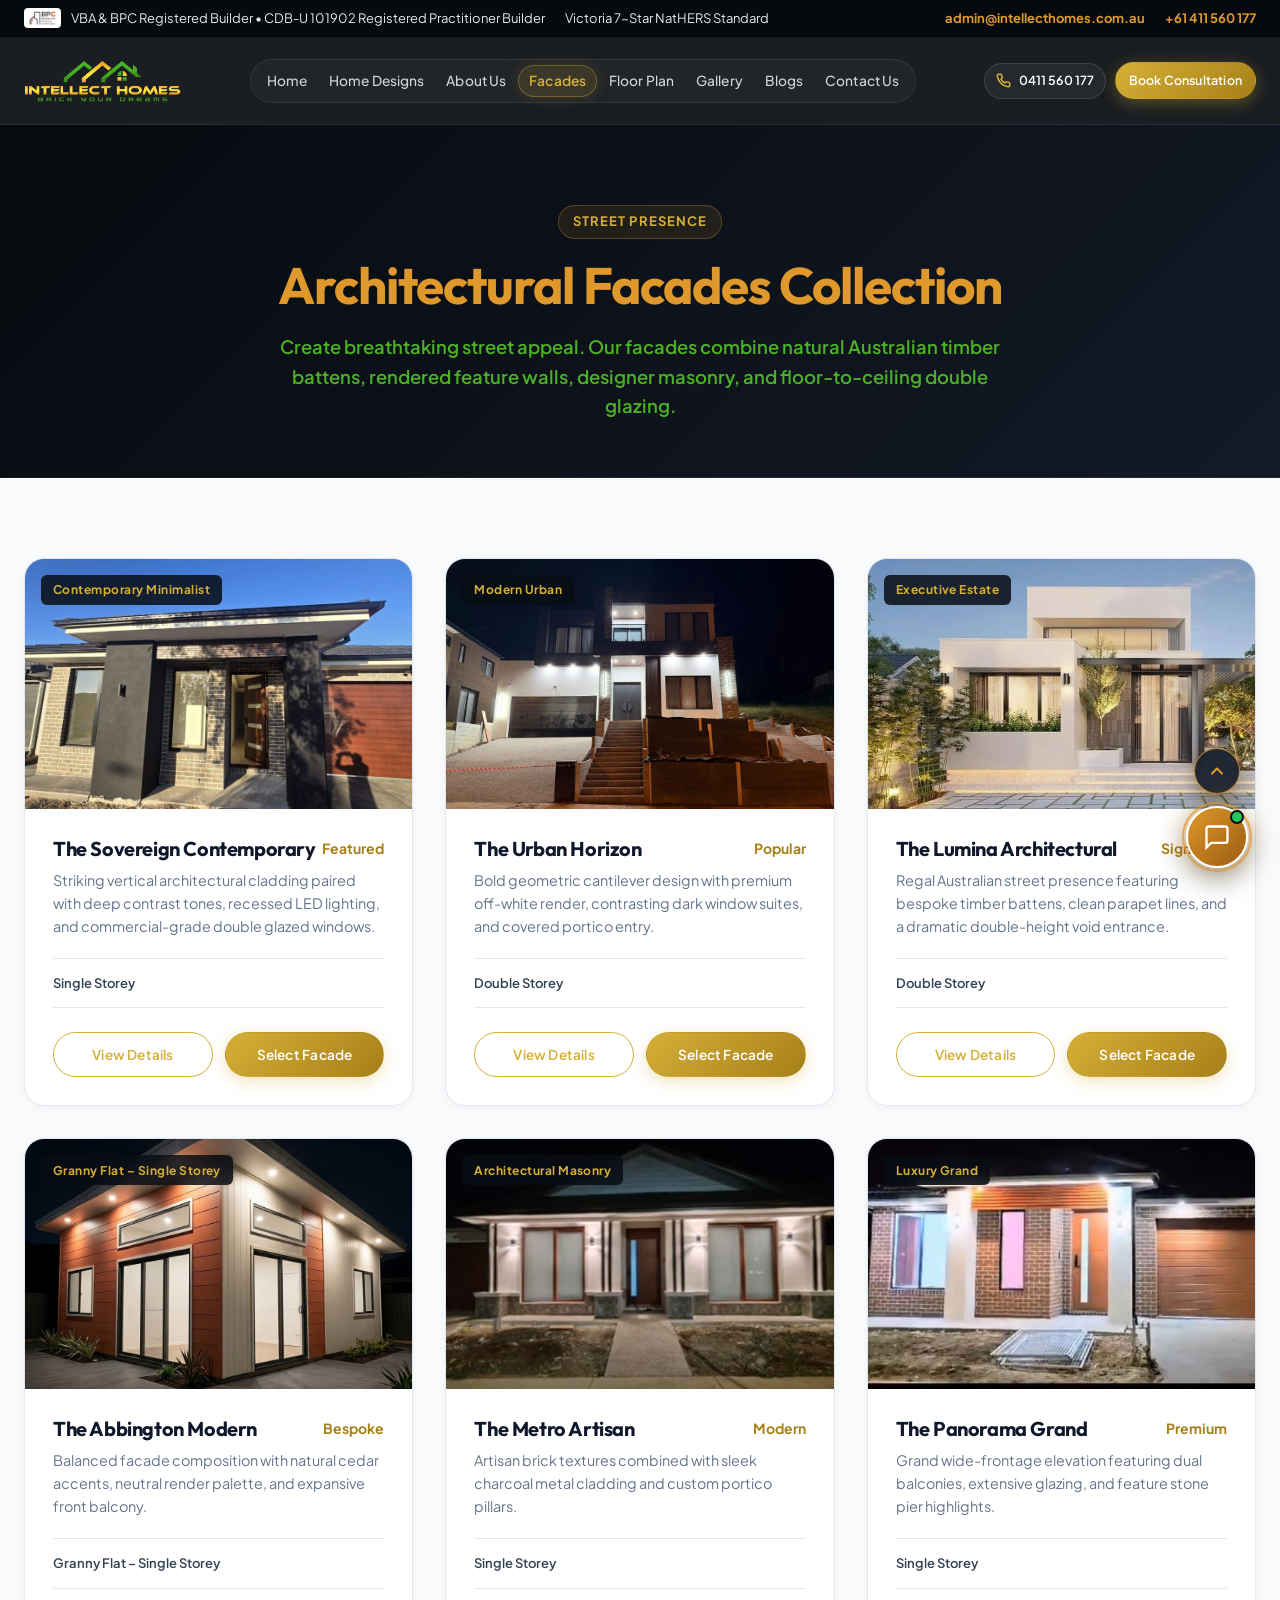
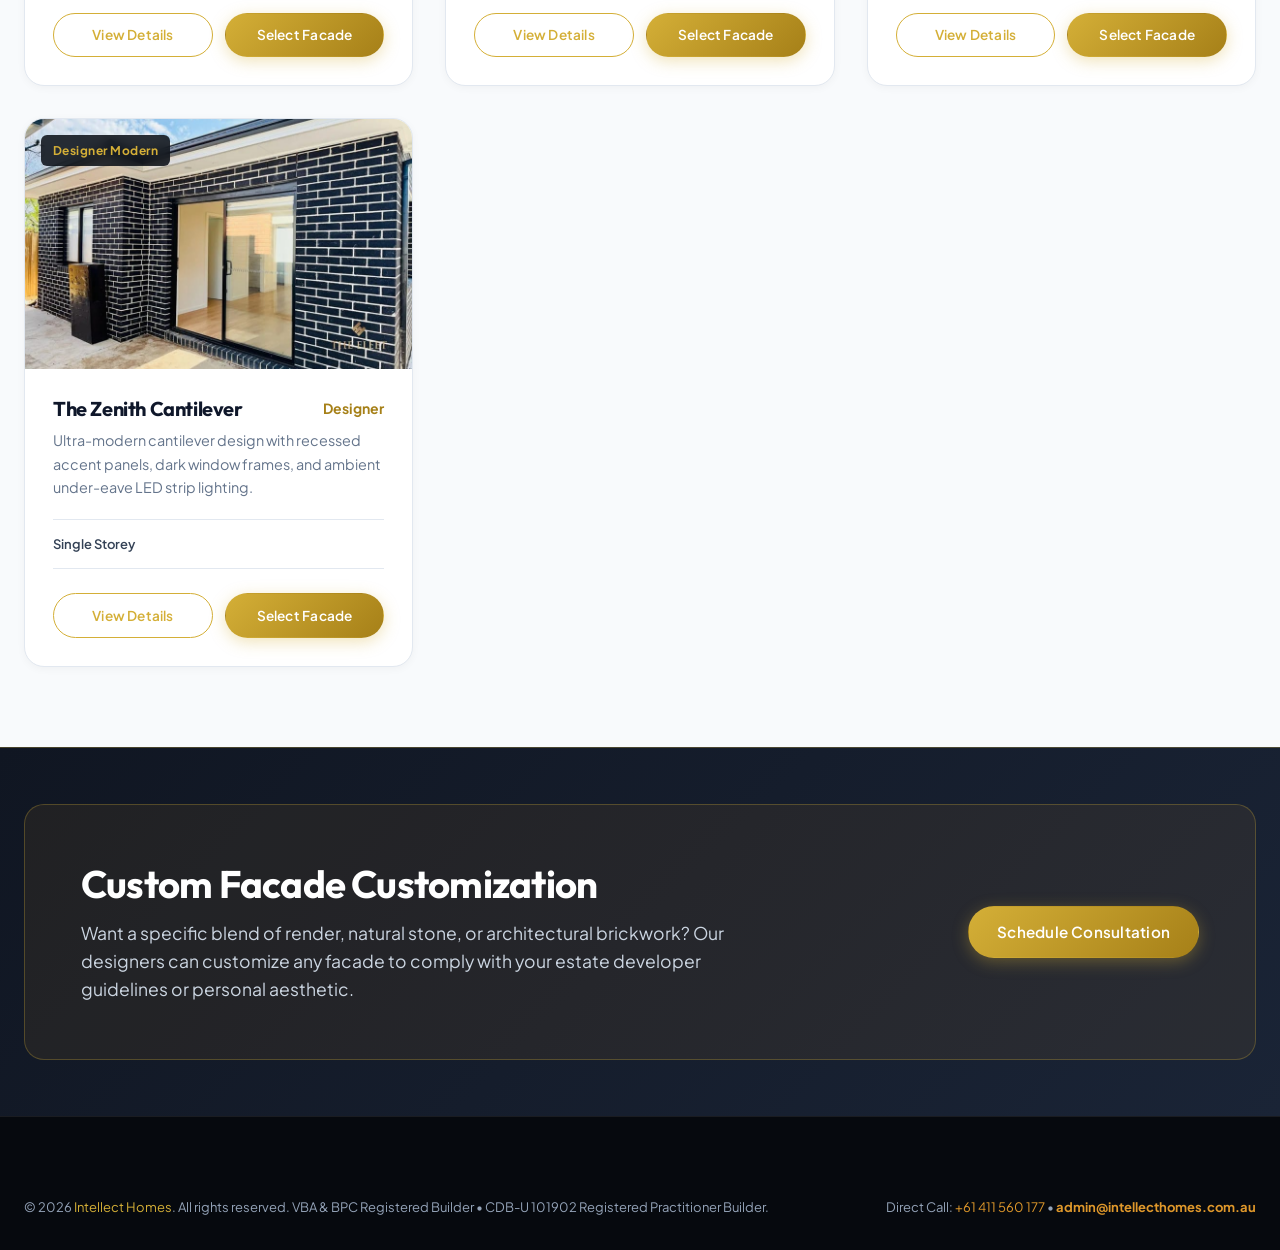
<file: facades.html>
<!DOCTYPE html>
<html lang="en-AU">
<head>
  <meta charset="UTF-8">
  <meta http-equiv="X-UA-Compatible" content="IE=edge">
  <meta name="viewport" content="width=device-width, initial-scale=1.0">
  
  <title>Architectural Facades Melbourne | Intellect Homes</title>
  <meta name="description" content="Explore luxury home facades by Intellect Homes. From contemporary timber-batten architecture to coastal Hamptons and minimalist brickwork designs in Melbourne.">
  <meta name="keywords" content="Melbourne home facades, modern house facades, Hamptons facade Melbourne, luxury facade designs">
  <link rel="canonical" href="https://intellecthomes.com.au/facades/">

  <link rel="icon" type="image/webp" href="assets/images/favicon.webp">
  <link rel="preconnect" href="https://fonts.googleapis.com">
  <link rel="preconnect" href="https://fonts.gstatic.com" crossorigin>
  <link href="https://fonts.googleapis.com/css2?family=Outfit:wght@400;500;600;700;800&family=Plus+Jakarta+Sans:wght@400;500;600;700&display=swap" rel="stylesheet">
  <link rel="stylesheet" href="assets/css/style.css">
</head>
<body>

  <!-- Top Bar -->
  <div class="top-bar">
    <div class="container">
      <div class="top-bar-left">
        <span class="top-bar-badge">
          <span class="badge-logo-box"><img src="assets/images/bpc-primary.png" alt="BPC Registered Builder" class="badge-logo-img"></span>
          VBA &amp; BPC Registered Builder &bull; CDB-U 101902 Registered Practitioner Builder
        </span>
        <span class="top-bar-badge">Victoria 7-Star NatHERS Standard</span>
      </div>
      <div class="top-bar-right">
        <a href="mailto:admin@intellecthomes.com.au" class="top-bar-link top-bar-email" style="color: #DF982B; font-weight: 700;">admin@intellecthomes.com.au</a>
        <a href="tel:+61411560177" class="top-bar-link" style="color: #DF982B; font-weight: 700;">+61 411 560 177</a>
      </div>
    </div>
  </div>

  <!-- Header with EXACT Original Client Menu -->
  <header class="site-header" id="siteHeader">
    <div class="container nav-container">
      <a href="index.html" class="brand-logo" aria-label="Intellect Homes">
        <img src="assets/images/logo.webp" alt="Intellect Homes Logo">
      </a>

      <nav aria-label="Primary Navigation">
        <ul class="nav-menu">
          <li><a href="index.html" class="nav-link">Home</a></li>
          <li><a href="designs.html" class="nav-link">Home Designs</a></li>
          <li><a href="about.html" class="nav-link">About Us</a></li>
          <li><a href="facades.html" class="nav-link active">Facades</a></li>
          <li><a href="floor-plan.html" class="nav-link">Floor Plan</a></li>
          <li><a href="gallery.html" class="nav-link">Gallery</a></li>
          <li><a href="blogs.html" class="nav-link">Blogs</a></li>
          <li><a href="contact.html" class="nav-link">Contact Us</a></li>
        </ul>
      </nav>

      <div class="nav-actions">
        <a href="tel:+61411560177" class="header-phone">
          <svg width="15" height="15" viewBox="0 0 24 24" fill="none" stroke="currentColor" stroke-width="2.5"><path d="M22 16.92v3a2 2 0 0 1-2.18 2 19.79 19.79 0 0 1-8.63-3.07 19.5 19.5 0 0 1-6-6 19.79 19.79 0 0 1-3.07-8.67A2 2 0 0 1 4.11 2h3a2 2 0 0 1 2 1.72 12.84 12.84 0 0 0 .7 2.81 2 2 0 0 1-.45 2.11L8.09 9.91a16 16 0 0 0 6 6l1.27-1.27a2 2 0 0 1 2.11-.45 12.84 12.84 0 0 0 2.81.7A2 2 0 0 1 22 16.92z"/></svg>
          0411 560 177
        </a>
        <button class="btn btn-primary" data-open-modal="consultModal">Book Consultation</button>
        <button class="mobile-menu-btn" aria-label="Toggle navigation menu">
          <svg width="24" height="24" viewBox="0 0 24 24" fill="none" stroke="currentColor" stroke-width="2"><line x1="3" y1="12" x2="21" y2="12"/><line x1="3" y1="6" x2="21" y2="6"/><line x1="3" y1="18" x2="21" y2="18"/></svg>
        </button>
      </div>
    </div>
  </header>

  <!-- Banner -->
  <section style="background: linear-gradient(135deg, #070A0F 0%, #131A26 100%); padding: 5rem 0 3.5rem 0; color: #fff; text-align: center; border-bottom: 1px solid rgba(255,255,255,0.08);">
    <div class="container">
      <span class="section-tag">STREET PRESENCE</span>
      <h1 style="font-size: clamp(2.2rem, 4vw, 3.25rem); color: #DF982B; margin-bottom: 1rem;">Architectural Facades Collection</h1>
      <p style="color: #4BB126; font-size: 1.15rem; max-width: 720px; margin: 0 auto; font-weight: 600; line-height: 1.6;">
        Create breathtaking street appeal. Our facades combine natural Australian timber battens, rendered feature walls, designer masonry, and floor-to-ceiling double glazing.
      </p>
    </div>
  </section>

  <!-- Facades Showcase Grid -->
  <section style="padding: 5rem 0; background: #F8FAFC;">
    <div class="container">
      <div class="designs-grid">
        <!-- Facade 1 -->
        <article class="design-card">
          <div class="design-media">
            <img src="assets/images/WhatsApp-Image-2026-09-02-at-10.36.14-PM-1024x577.jpeg" alt="Contemporary Double Storey Facade">
            <span class="design-tag">Contemporary Minimalist</span>
          </div>
          <div class="design-content">
            <div class="design-title-row">
              <h3>The Sovereign Contemporary</h3>
              <span class="design-price">Featured</span>
            </div>
            <p style="color: #64748B; font-size: 0.9rem; margin-bottom: 1.25rem;">
              Striking vertical architectural cladding paired with deep contrast tones, recessed LED lighting, and commercial-grade double glazed windows.
            </p>
            <div class="design-specs">
              <span class="spec-item">Single Storey</span>
              </div>
            <div class="design-actions">
              <button class="btn btn-outline-gold" onclick="openPlanDetails('The Sovereign Contemporary Facade', 'Custom', 'Custom', '2 Car', 'Suit 35-50 Sq', 'Melbourne VIC', 'assets/images/WhatsApp-Image-2026-09-02-at-10.36.14-PM-1024x577.jpeg')">View Details</button>
              <button class="btn btn-primary" data-open-modal="consultModal">Select Facade</button>
            </div>
          </div>
        </article>

        <!-- Facade 2 -->
        <article class="design-card">
          <div class="design-media">
            <img src="assets/images/WhatsApp-Image-2026-08-28-at-12.30.06-PM-1024x768.jpeg" alt="Urban Horizon Facade">
            <span class="design-tag">Modern Urban</span>
          </div>
          <div class="design-content">
            <div class="design-title-row">
              <h3>The Urban Horizon</h3>
              <span class="design-price">Popular</span>
            </div>
            <p style="color: #64748B; font-size: 0.9rem; margin-bottom: 1.25rem;">
              Bold geometric cantilever design with premium off-white render, contrasting dark window suites, and covered portico entry.
            </p>
            <div class="design-specs">
              <span class="spec-item">Double Storey</span>
              </div>
            <div class="design-actions">
              <button class="btn btn-outline-gold" onclick="openPlanDetails('The Urban Horizon Facade', 'Custom', 'Custom', '2 Car', 'Suit 38-48 Sq', 'Mernda VIC', 'assets/images/WhatsApp-Image-2026-08-28-at-12.30.06-PM-1024x768.jpeg')">View Details</button>
              <button class="btn btn-primary" data-open-modal="consultModal">Select Facade</button>
            </div>
          </div>
        </article>

        <!-- Facade 3 -->
        <article class="design-card">
          <div class="design-media">
            <img src="assets/images/categroy1.webp" alt="Knock Down Rebuild Luxury Facade">
            <span class="design-tag">Executive Estate</span>
          </div>
          <div class="design-content">
            <div class="design-title-row">
              <h3>The Lumina Architectural</h3>
              <span class="design-price">Signature</span>
            </div>
            <p style="color: #64748B; font-size: 0.9rem; margin-bottom: 1.25rem;">
              Regal Australian street presence featuring bespoke timber battens, clean parapet lines, and a dramatic double-height void entrance.
            </p>
            <div class="design-specs">
              <span class="spec-item">Double Storey</span>
              </div>
            <div class="design-actions">
              <button class="btn btn-outline-gold" onclick="openPlanDetails('The Lumina Architectural Facade', 'Custom', 'Custom', '2 Car', 'Suit 40-55 Sq', 'Melbourne VIC', 'assets/images/categroy1.webp')">View Details</button>
              <button class="btn btn-primary" data-open-modal="consultModal">Select Facade</button>
            </div>
          </div>
        </article>

        <!-- Facade 4 -->
        <article class="design-card">
          <div class="design-media">
            <img src="assets/images/WhatsApp-Image-2026-08-25-at-9.58.16-AM.jpeg" alt="The Abbington Modern Facade">
            <span class="design-tag">Granny Flat – Single Storey</span>
          </div>
          <div class="design-content">
            <div class="design-title-row">
              <h3>The Abbington Modern</h3>
              <span class="design-price">Bespoke</span>
            </div>
            <p style="color: #64748B; font-size: 0.9rem; margin-bottom: 1.25rem;">
              Balanced facade composition with natural cedar accents, neutral render palette, and expansive front balcony.
            </p>
            <div class="design-specs">
              <span class="spec-item">Granny Flat – Single Storey</span>
              </div>
            <div class="design-actions">
              <button class="btn btn-outline-gold" onclick="openPlanDetails('The Abbington Modern Facade', 'Custom', 'Custom', '2 Car', 'Suit 34-45 Sq', 'Truganina VIC', 'assets/images/WhatsApp-Image-2026-08-25-at-9.58.16-AM.jpeg')">View Details</button>
              <button class="btn btn-primary" data-open-modal="consultModal">Select Facade</button>
            </div>
          </div>
        </article>

        <!-- Facade 5 -->
        <article class="design-card">
          <div class="design-media">
            <img src="assets/images/WhatsApp-Image-2026-09-05-at-2.57.32-PM.jpeg" alt="The Metro Architectural Facade">
            <span class="design-tag">Architectural Masonry</span>
          </div>
          <div class="design-content">
            <div class="design-title-row">
              <h3>The Metro Artisan</h3>
              <span class="design-price">Modern</span>
            </div>
            <p style="color: #64748B; font-size: 0.9rem; margin-bottom: 1.25rem;">
              Artisan brick textures combined with sleek charcoal metal cladding and custom portico pillars.
            </p>
            <div class="design-specs">
              <span class="spec-item">Single Storey</span>
              </div>
            <div class="design-actions">
              <button class="btn btn-outline-gold" onclick="openPlanDetails('The Metro Artisan Facade', 'Custom', 'Custom', '2 Car', 'Suit 30-44 Sq', 'Melbourne VIC', 'assets/images/WhatsApp-Image-2026-09-05-at-2.57.32-PM.jpeg')">View Details</button>
              <button class="btn btn-primary" data-open-modal="consultModal">Select Facade</button>
            </div>
          </div>
        </article>

        <!-- Facade 6 -->
        <article class="design-card">
          <div class="design-media">
            <img src="assets/images/WhatsApp-Image-2026-09-05-at-2.57.33-PM.jpeg" alt="The Panorama Grand Facade">
            <span class="design-tag">Luxury Grand</span>
          </div>
          <div class="design-content">
            <div class="design-title-row">
              <h3>The Panorama Grand</h3>
              <span class="design-price">Premium</span>
            </div>
            <p style="color: #64748B; font-size: 0.9rem; margin-bottom: 1.25rem;">
              Grand wide-frontage elevation featuring dual balconies, extensive glazing, and feature stone pier highlights.
            </p>
            <div class="design-specs">
              <span class="spec-item">Single Storey</span>
              </div>
            <div class="design-actions">
              <button class="btn btn-outline-gold" onclick="openPlanDetails('The Panorama Grand Facade', 'Custom', 'Custom', '2 Car', 'Suit 42-60 Sq', 'Melbourne VIC', 'assets/images/WhatsApp-Image-2026-09-05-at-2.57.33-PM.jpeg')">View Details</button>
              <button class="btn btn-primary" data-open-modal="consultModal">Select Facade</button>
            </div>
          </div>
        </article>

        <!-- Facade 7 -->
        <article class="design-card">
          <div class="design-media">
            <img src="assets/images/WhatsApp-Image-2026-09-05-at-2.58.34-PM.jpeg" alt="The Zenith Cantilever Facade">
            <span class="design-tag">Designer Modern</span>
          </div>
          <div class="design-content">
            <div class="design-title-row">
              <h3>The Zenith Cantilever</h3>
              <span class="design-price">Designer</span>
            </div>
            <p style="color: #64748B; font-size: 0.9rem; margin-bottom: 1.25rem;">
              Ultra-modern cantilever design with recessed accent panels, dark window frames, and ambient under-eave LED strip lighting.
            </p>
            <div class="design-specs">
              <span class="spec-item">Single Storey</span>
              </div>
            <div class="design-actions">
              <button class="btn btn-outline-gold" onclick="openPlanDetails('The Zenith Cantilever Facade', 'Custom', 'Custom', '2 Car', 'Suit 36-50 Sq', 'Melbourne VIC', 'assets/images/WhatsApp-Image-2026-09-05-at-2.58.34-PM.jpeg')">View Details</button>
              <button class="btn btn-primary" data-open-modal="consultModal">Select Facade</button>
            </div>
          </div>
        </article>
      </div>
    </div>
  </section>

  <!-- CTA -->
  <section class="cta-banner">
    <div class="container">
      <div class="cta-box">
        <div class="cta-text">
          <h2>Custom Facade Customization</h2>
          <p>Want a specific blend of render, natural stone, or architectural brickwork? Our designers can customize any facade to comply with your estate developer guidelines or personal aesthetic.</p>
        </div>
        <div>
          <button class="btn btn-primary" data-open-modal="consultModal">Schedule Consultation</button>
        </div>
      </div>
    </div>
  </section>

  <!-- Footer -->
  <footer class="site-footer">
    <div class="container">
      <div class="footer-bottom" style="border: none; padding: 0;">
        <p>&copy; 2026 <span class="text-gold">Intellect Homes</span>. All rights reserved. VBA &amp; BPC Registered Builder &bull; CDB-U 101902 Registered Practitioner Builder.</p>
        <p>Direct Call: <a href="tel:+61411560177" style="color: #DF982B;">+61 411 560 177</a> &bull; <a href="mailto:admin@intellecthomes.com.au" class="email-gold" style="color: #DF982B; font-weight: 700;">admin@intellecthomes.com.au</a></p>
      </div>
    </div>
  </footer>

  <!-- Modal -->
  <div class="modal-overlay" id="consultModal">
    <div class="modal-box">
      <button class="modal-close-btn" aria-label="Close modal">&times;</button>
      <div style="margin-bottom: 1.5rem;">
        <span class="section-tag" style="margin-bottom: 0.5rem;">FACADE CONSULTATION</span>
        <h3 style="font-size: 1.5rem; color: #0F172A; margin-bottom: 0.4rem;">Select Your Facade</h3>
        <p style="color: #64748B; font-size: 0.9rem;">
          Tell us about your block width and preferred materials. We will confirm developer guidelines and prepare 3D color renders.
        </p>
      </div>
      <form id="consultationForm">
        <div class="form-group">
          <label class="form-label" for="facadeName">Full Name *</label>
          <input type="text" class="form-control" id="facadeName" placeholder="e.g. David Smith" required>
        </div>
        <div class="form-row-2col">
          <div class="form-group">
            <label class="form-label" for="facadePhone">Phone Number *</label>
            <input type="tel" class="form-control" id="facadePhone" placeholder="0411 000 000" required>
          </div>
          <div class="form-group">
            <label class="form-label" for="facadeEmail">Email Address *</label>
            <input type="email" class="form-control" id="facadeEmail" placeholder="david@example.com" required>
          </div>
        </div>
        <div class="form-group">
          <label class="form-label" for="facadeAddress">Property Address in Melbourne *</label>
          <input type="text" class="form-control" id="facadeAddress" placeholder="Street Address, Suburb & Postcode" required>
        </div>
        <button type="submit" class="btn btn-primary" style="width: 100%; padding: 0.95rem; font-size: 1rem;">
          Request Facade Consultation
        </button>
      </form>
    </div>
  </div>

  <div class="modal-overlay" id="planModal">
    <div class="modal-box" style="max-width: 750px;">
      <button class="modal-close-btn" aria-label="Close modal">&times;</button>
      <div style="margin-bottom: 1.25rem;">
        <span class="section-tag" id="planModalSuburb">Melbourne VIC</span>
        <h3 style="font-size: 1.6rem; color: #0F172A;" id="planModalTitle">Residence Overview</h3>
      </div>
      <div style="border-radius: 12px; overflow: hidden; margin-bottom: 1.5rem; max-height: 380px;">
        <img id="planModalImg" src="assets/images/project-dandenong.jpg" alt="Design Elevation" style="width: 100%; height: 100%; object-fit: cover;">
      </div>
      <button class="btn btn-primary" style="width: 100%;" data-open-modal="consultModal">
        Request Quote For This Facade
      </button>
    </div>
  </div>

    <!-- FLOATING VIP CONCIERGE & WHATSAPP HUB -->
  <div class="vip-concierge-widget" id="vipConciergeWidget">
    <div class="vip-concierge-trigger" id="vipConciergeTrigger" aria-label="Open VIP Concierge">
      <div class="vip-pulse-ring"></div>
      <div class="vip-badge-online"></div>
      <svg width="28" height="28" viewBox="0 0 24 24" fill="none" stroke="currentColor" stroke-width="2"><path d="M21 15a2 2 0 0 1-2 2H7l-4 4V5a2 2 0 0 1 2-2h14a2 2 0 0 1 2 2z"/></svg>
    </div>

    <div class="vip-concierge-modal" id="vipConciergeModal">
      <div class="vip-modal-header">
        <div>
          <h4>VIP Builder Concierge</h4>
          <span><span class="live-indicator-dot" style="width: 6px; height: 6px;"></span> Registered Builder Online</span>
        </div>
        <button class="modal-close-btn" id="vipCloseBtn" style="position: static; font-size: 1.5rem;">&times;</button>
      </div>

      <div class="vip-modal-body">
        <div class="vip-rating-badge">
          <span>Google Verified Rating</span>
          <strong>⭐ 5.0 ★★★★★ (48+ Reviews)</strong>
        </div>

        <a href="https://wa.me/61411560177?text=Hi%20Intellect%20Homes%2C%20I%20am%20interested%20in%20building%20in%20Melbourne%20and%20would%20like%20to%20discuss%20feasibility." target="_blank" rel="noopener" class="vip-action-btn vip-whatsapp-btn">
          <svg width="20" height="20" viewBox="0 0 24 24" fill="currentColor"><path d="M12.031 6.172c-3.181 0-5.767 2.586-5.768 5.766-.001 1.298.38 2.27 1.019 3.287l-.711 2.599 2.664-.698c.969.585 1.961.942 2.801.943h.005c3.18 0 5.767-2.587 5.768-5.766.001-3.187-2.575-5.77-5.778-5.771zm3.392 8.244c-.144.405-.837.774-1.17.824-.312.045-.694.074-2.147-.532-1.859-.778-3.045-2.671-3.137-2.795-.094-.124-.761-1.012-.761-1.93 0-.918.481-1.37.653-1.558.172-.187.375-.234.5-.234.126 0 .252.001.363.007.117.006.274-.045.428.327.159.384.542 1.323.59 1.42.048.098.08.212.016.339-.064.127-.096.207-.19.318-.095.111-.199.248-.284.333-.095.095-.195.198-.083.39.112.193.498.822 1.069 1.33 1.08.96 1.432 1.107 1.637 1.202.205.096.326.08.448-.061.122-.142.525-.61.666-.821.141-.212.283-.177.472-.106.189.071 1.199.566 1.405.669.206.104.343.155.394.24.051.085.051.493-.093.898z"/></svg>
          Direct WhatsApp With Builder
        </a>

        <a href="tel:+61411560177" class="vip-action-btn vip-call-btn">
          <svg width="20" height="20" viewBox="0 0 24 24" fill="none" stroke="currentColor" stroke-width="2"><path d="M22 16.92v3a2 2 0 0 1-2.18 2 19.79 19.79 0 0 1-8.63-3.07 19.5 19.5 0 0 1-6-6 19.79 19.79 0 0 1-3.07-8.67A2 2 0 0 1 4.11 2h3a2 2 0 0 1 2 1.72 12.84 12.84 0 0 0 .7 2.81 2 2 0 0 1-.45 2.11L8.09 9.91a16 16 0 0 0 6 6l1.27-1.27a2 2 0 0 1 2.11-.45 12.84 12.84 0 0 0 2.81.7A2 2 0 0 1 22 16.92z"/></svg>
          Direct Phone: 0411 560 177
        </a>

        <a href="mailto:admin@intellecthomes.com.au" class="vip-action-btn vip-call-btn" style="color: #DF982B; border-color: rgba(223, 152, 43, 0.35);">
          <svg width="20" height="20" viewBox="0 0 24 24" fill="none" stroke="currentColor" stroke-width="2"><path d="M4 4h16c1.1 0 2 .9 2 2v12c0 1.1-.9 2-2 2H4c-1.1 0-2-.9-2-2V6c0-1.1.9-2 2-2z"/><polyline points="22,6 12,13 2,6"/></svg>
          Email: admin@intellecthomes.com.au
        </a>

        <button class="vip-action-btn vip-lookbook-btn" data-open-modal="consultModal" style="width: 100%; border: none; cursor: pointer; text-align: left;">
          <svg width="20" height="20" viewBox="0 0 24 24" fill="none" stroke="currentColor" stroke-width="2"><path d="M14 2H6a2 2 0 0 0-2 2v16a2 2 0 0 0 2 2h12a2 2 0 0 0 2-2V8z"/><polyline points="14 2 14 8 20 8"/><line x1="16" y1="13" x2="8" y2="13"/><line x1="16" y1="17" x2="8" y2="17"/><polyline points="10 9 9 9 8 9"/></svg>
          Request 2026 Specification and inclusion list.
        </button>
      </div>
    </div>
  </div>
  <script src="assets/js/main.js"></script>
</body>
</html>
</file>
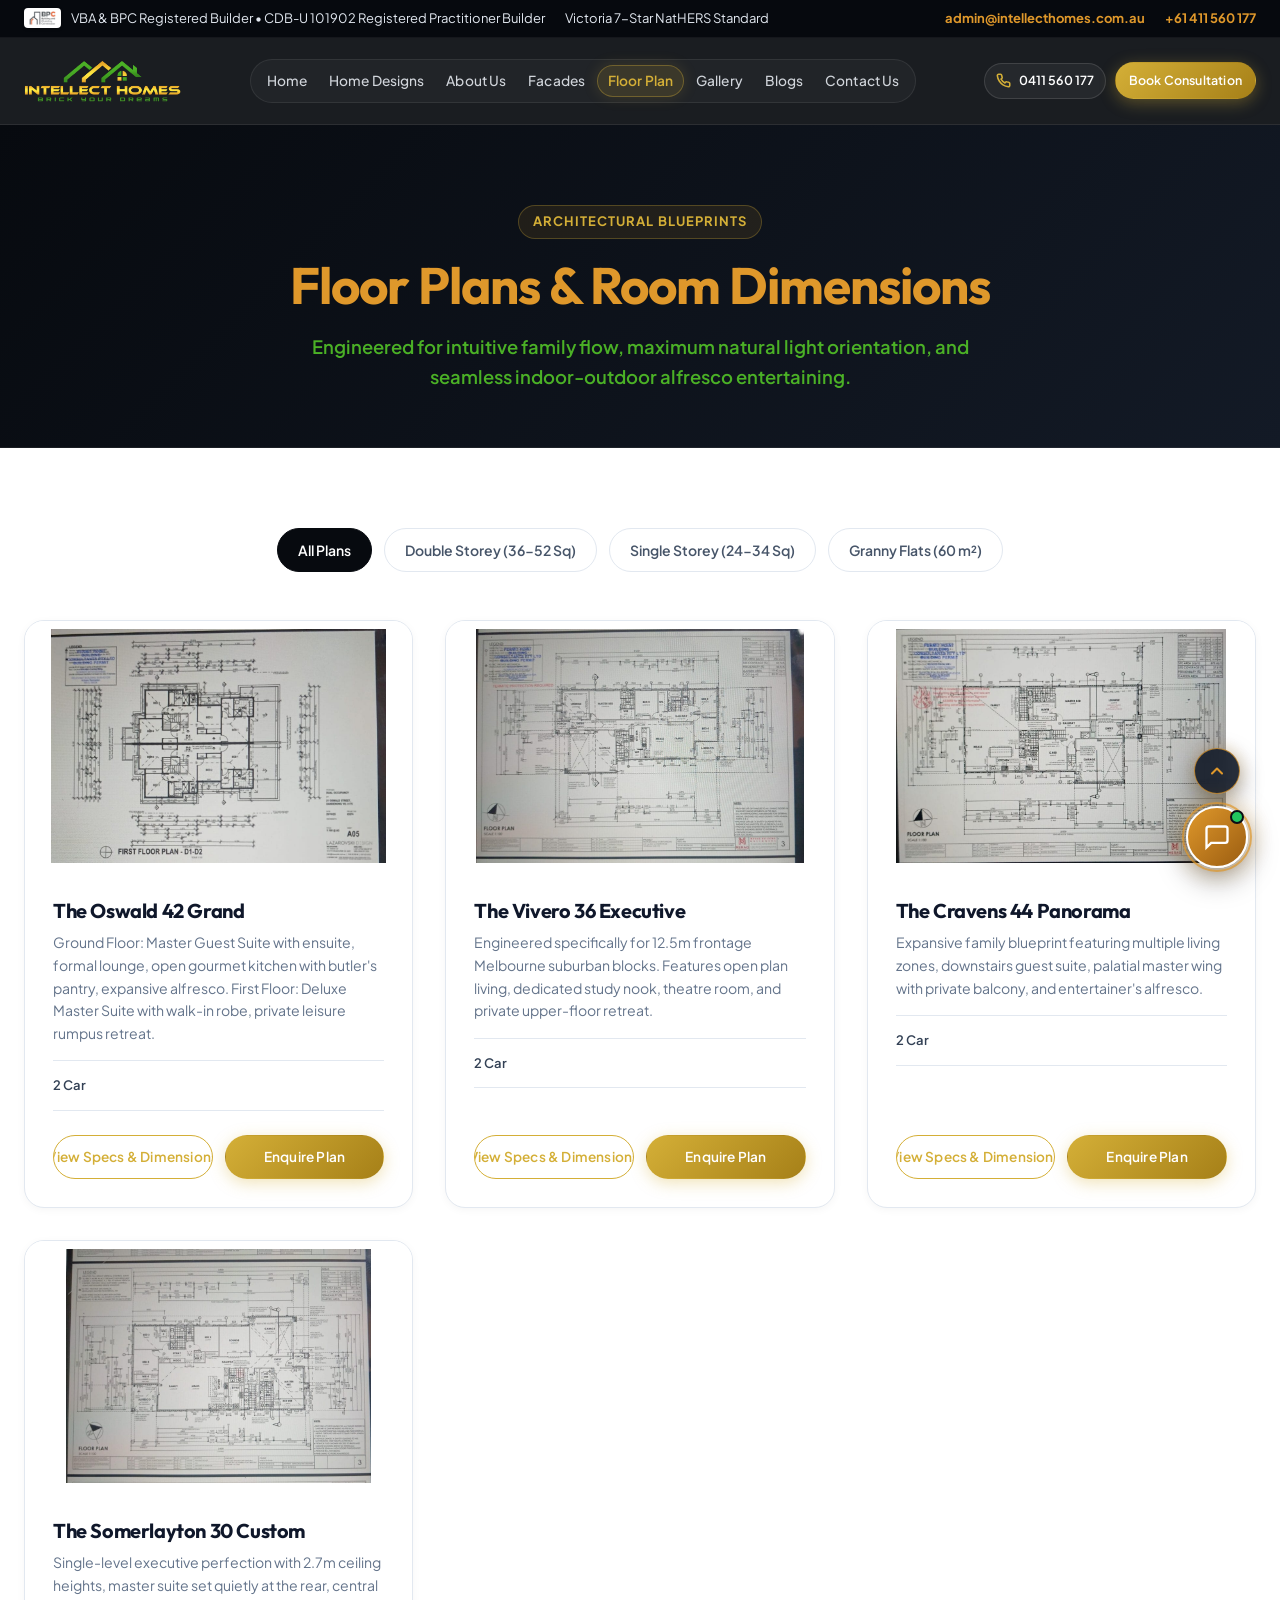
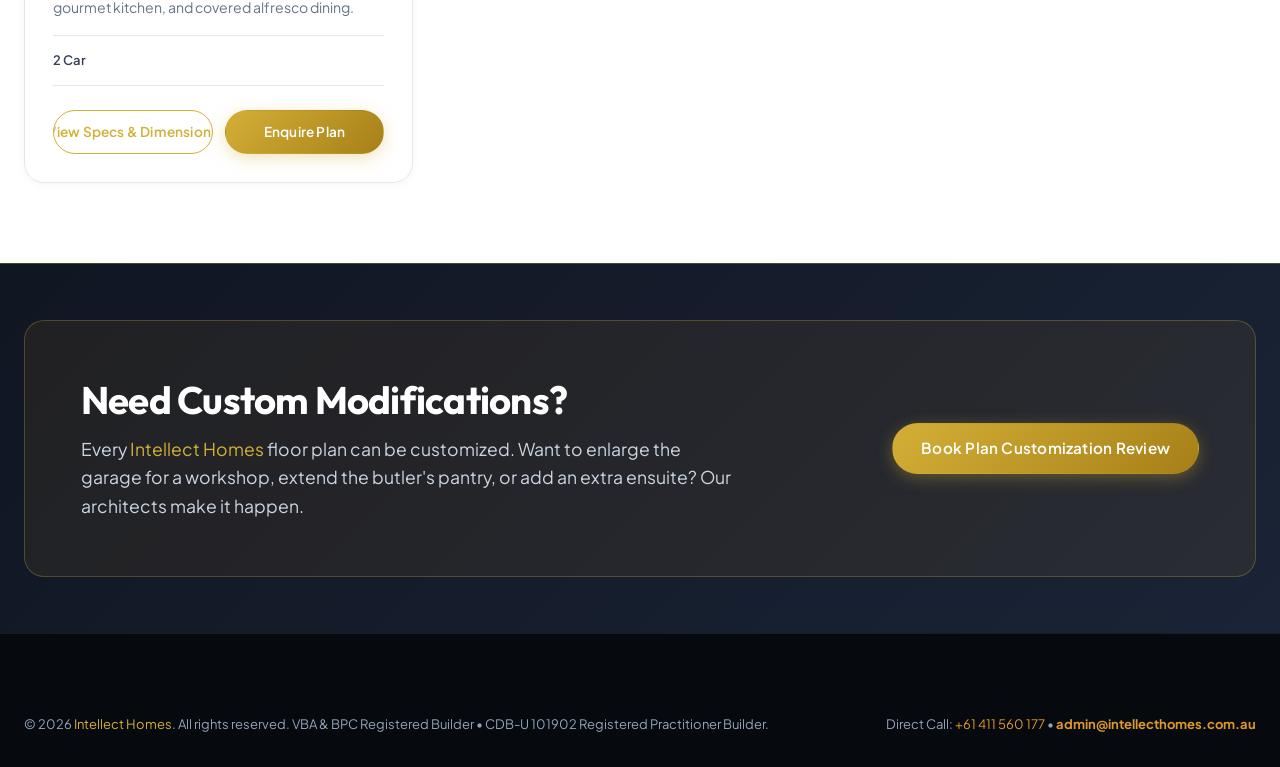
<file: floor-plan.html>
<!DOCTYPE html>
<html lang="en-AU">
<head>
  <meta charset="UTF-8">
  <meta http-equiv="X-UA-Compatible" content="IE=edge">
  <meta name="viewport" content="width=device-width, initial-scale=1.0">
  
  <title>Floor Plans & Spatial Layouts | Intellect Homes Melbourne</title>
  <meta name="description" content="Browse luxury architectural floor plans in Melbourne. Single storey, double storey, knockdown rebuild, and granny flat layouts with room measurements and specifications.">
  <link rel="canonical" href="https://intellecthomes.com.au/floor-plan/">

  <link rel="icon" type="image/webp" href="assets/images/favicon.webp">
  <link rel="preconnect" href="https://fonts.googleapis.com">
  <link rel="preconnect" href="https://fonts.gstatic.com" crossorigin>
  <link href="https://fonts.googleapis.com/css2?family=Outfit:wght@400;500;600;700;800&family=Plus+Jakarta+Sans:wght@400;500;600;700&display=swap" rel="stylesheet">
  <link rel="stylesheet" href="assets/css/style.css">
</head>
<body>

  <!-- Top Bar -->
  <div class="top-bar">
    <div class="container">
      <div class="top-bar-left">
        <span class="top-bar-badge">
          <span class="badge-logo-box"><img src="assets/images/bpc-primary.png" alt="BPC Registered Builder" class="badge-logo-img"></span>
          VBA &amp; BPC Registered Builder &bull; CDB-U 101902 Registered Practitioner Builder
        </span>
        <span class="top-bar-badge">Victoria 7-Star NatHERS Standard</span>
      </div>
      <div class="top-bar-right">
        <a href="mailto:admin@intellecthomes.com.au" class="top-bar-link top-bar-email" style="color: #DF982B; font-weight: 700;">admin@intellecthomes.com.au</a>
        <a href="tel:+61411560177" class="top-bar-link" style="color: #DF982B; font-weight: 700;">+61 411 560 177</a>
      </div>
    </div>
  </div>

  <!-- Header with EXACT Original Client Menu -->
  <header class="site-header" id="siteHeader">
    <div class="container nav-container">
      <a href="index.html" class="brand-logo" aria-label="Intellect Homes">
        <img src="assets/images/logo.webp" alt="Intellect Homes Logo">
      </a>

      <nav aria-label="Primary Navigation">
        <ul class="nav-menu">
          <li><a href="index.html" class="nav-link">Home</a></li>
          <li><a href="designs.html" class="nav-link">Home Designs</a></li>
          <li><a href="about.html" class="nav-link">About Us</a></li>
          <li><a href="facades.html" class="nav-link">Facades</a></li>
          <li><a href="floor-plan.html" class="nav-link active">Floor Plan</a></li>
          <li><a href="gallery.html" class="nav-link">Gallery</a></li>
          <li><a href="blogs.html" class="nav-link">Blogs</a></li>
          <li><a href="contact.html" class="nav-link">Contact Us</a></li>
        </ul>
      </nav>

      <div class="nav-actions">
        <a href="tel:+61411560177" class="header-phone">
          <svg width="15" height="15" viewBox="0 0 24 24" fill="none" stroke="currentColor" stroke-width="2.5"><path d="M22 16.92v3a2 2 0 0 1-2.18 2 19.79 19.79 0 0 1-8.63-3.07 19.5 19.5 0 0 1-6-6 19.79 19.79 0 0 1-3.07-8.67A2 2 0 0 1 4.11 2h3a2 2 0 0 1 2 1.72 12.84 12.84 0 0 0 .7 2.81 2 2 0 0 1-.45 2.11L8.09 9.91a16 16 0 0 0 6 6l1.27-1.27a2 2 0 0 1 2.11-.45 12.84 12.84 0 0 0 2.81.7A2 2 0 0 1 22 16.92z"/></svg>
          0411 560 177
        </a>
        <button class="btn btn-primary" data-open-modal="consultModal">Book Consultation</button>
        <button class="mobile-menu-btn" aria-label="Toggle navigation menu">
          <svg width="24" height="24" viewBox="0 0 24 24" fill="none" stroke="currentColor" stroke-width="2"><line x1="3" y1="12" x2="21" y2="12"/><line x1="3" y1="6" x2="21" y2="6"/><line x1="3" y1="18" x2="21" y2="18"/></svg>
        </button>
      </div>
    </div>
  </header>

  <!-- Banner -->
  <section style="background: linear-gradient(135deg, #070A0F 0%, #131A26 100%); padding: 5rem 0 3.5rem 0; color: #fff; text-align: center; border-bottom: 1px solid rgba(255,255,255,0.08);">
    <div class="container">
      <span class="section-tag">ARCHITECTURAL BLUEPRINTS</span>
      <h1 style="font-size: clamp(2.2rem, 4vw, 3.25rem); color: #DF982B; margin-bottom: 1rem;">Floor Plans & Room Dimensions</h1>
      <p style="color: #4BB126; font-size: 1.15rem; max-width: 720px; margin: 0 auto; font-weight: 600; line-height: 1.6;">
        Engineered for intuitive family flow, maximum natural light orientation, and seamless indoor-outdoor alfresco entertaining.
      </p>
    </div>
  </section>

  <!-- Floor Plan Explorer -->
  <section style="padding: 5rem 0; background: #FFFFFF;">
    <div class="container">
      
      <!-- Filter Bar -->
      <div class="designs-filter-bar">
        <button class="filter-btn active" data-filter="all">All Plans</button>
        <button class="filter-btn" data-filter="double">Double Storey (36-52 Sq)</button>
        <button class="filter-btn" data-filter="single">Single Storey (24-34 Sq)</button>
        <button class="filter-btn" data-filter="granny">Granny Flats (60 m²)</button>
      </div>

      <div class="designs-grid">
        <!-- Plan 1 -->
        <article class="design-card" data-category="double">
          <div class="design-media" style="background: #fff;">
            <img src="assets/images/WhatsApp-Image-2026-09-03-at-6.26.15-PM-1024x714.jpeg" alt="21 Oswald Street Dandenong Floor Plan" style="object-fit: contain; padding: 0.5rem; background: #fff;">
          </div>
          <div class="design-content">
            <div class="design-title-row">
              <h3>The Oswald 42 Grand</h3>
              
            </div>
            <p style="color: #64748B; font-size: 0.88rem; margin-bottom: 1rem;">
              Ground Floor: Master Guest Suite with ensuite, formal lounge, open gourmet kitchen with butler's pantry, expansive alfresco. First Floor: Deluxe Master Suite with walk-in robe, private leisure rumpus retreat.
            </p>
            <div class="design-specs">
              <span class="spec-item">2 Car</span>
            </div>
            <div class="design-actions">
              <button class="btn btn-outline-gold" onclick="openPlanDetails('The Oswald 42 Grand Plan', '', '', '2 Car', '42 Squares (390 m²)', 'Dandenong VIC', 'assets/images/WhatsApp-Image-2026-09-03-at-6.26.15-PM-1024x714.jpeg')">View Specs & Dimensions</button>
              <button class="btn btn-primary" data-open-modal="consultModal">Enquire Plan</button>
            </div>
          </div>
        </article>

        <!-- Plan 2 -->
        <article class="design-card" data-category="double">
          <div class="design-media" style="background: #fff;">
            <img src="assets/images/WhatsApp-Image-2026-09-03-at-6.25.19-PM-1024x731.jpeg" alt="16 Vivero Wyndham Vale Floor Plan" style="object-fit: contain; padding: 0.5rem; background: #fff;">
          </div>
          <div class="design-content">
            <div class="design-title-row">
              <h3>The Vivero 36 Executive</h3>
              
            </div>
            <p style="color: #64748B; font-size: 0.88rem; margin-bottom: 1rem;">
              Engineered specifically for 12.5m frontage Melbourne suburban blocks. Features open plan living, dedicated study nook, theatre room, and private upper-floor retreat.
            </p>
            <div class="design-specs">
              <span class="spec-item">2 Car</span>
            </div>
            <div class="design-actions">
              <button class="btn btn-outline-gold" onclick="openPlanDetails('The Vivero 36 Executive Plan', '', '', '2 Car', '36 Squares (334 m²)', 'Wyndham Vale VIC', 'assets/images/WhatsApp-Image-2026-09-03-at-6.25.19-PM-1024x731.jpeg')">View Specs & Dimensions</button>
              <button class="btn btn-primary" data-open-modal="consultModal">Enquire Plan</button>
            </div>
          </div>
        </article>

        <!-- Plan 3 -->
        <article class="design-card" data-category="double">
          <div class="design-media" style="background: #fff;">
            <img src="assets/images/WhatsApp-Image-2026-09-02-at-2.53.03-PM-1024x726.jpeg" alt="170 Cravens Road Mernda Floor Plan" style="object-fit: contain; padding: 0.5rem; background: #fff;">
          </div>
          <div class="design-content">
            <div class="design-title-row">
              <h3>The Cravens 44 Panorama</h3>
              
            </div>
            <p style="color: #64748B; font-size: 0.88rem; margin-bottom: 1rem;">
              Expansive family blueprint featuring multiple living zones, downstairs guest suite, palatial master wing with private balcony, and entertainer's alfresco.
            </p>
            <div class="design-specs">
              <span class="spec-item">2 Car</span>
            </div>
            <div class="design-actions">
              <button class="btn btn-outline-gold" onclick="openPlanDetails('The Cravens 44 Panorama Plan', '', '', '2 Car', '44 Squares (408 m²)', 'Mernda VIC', 'assets/images/WhatsApp-Image-2026-09-02-at-2.53.03-PM-1024x726.jpeg')">View Specs & Dimensions</button>
              <button class="btn btn-primary" data-open-modal="consultModal">Enquire Plan</button>
            </div>
          </div>
        </article>

        <!-- Plan 4 -->
        <article class="design-card" data-category="single">
          <div class="design-media" style="background: #fff;">
            <img src="assets/images/WhatsApp-Image-2026-09-03-at-6.26.47-PM-1024x786.jpeg" alt="19 Somerlayton Crescent Fawkner Floor Plan" style="object-fit: contain; padding: 0.5rem; background: #fff;">
          </div>
          <div class="design-content">
            <div class="design-title-row">
              <h3>The Somerlayton 30 Custom</h3>
              
            </div>
            <p style="color: #64748B; font-size: 0.88rem; margin-bottom: 1rem;">
              Single-level executive perfection with 2.7m ceiling heights, master suite set quietly at the rear, central gourmet kitchen, and covered alfresco dining.
            </p>
            <div class="design-specs">
              <span class="spec-item">2 Car</span>
            </div>
            <div class="design-actions">
              <button class="btn btn-outline-gold" onclick="openPlanDetails('The Somerlayton 30 Custom Plan', '', '', '2 Car', '30 Squares (278 m²)', 'Fawkner VIC', 'assets/images/WhatsApp-Image-2026-09-03-at-6.26.47-PM-1024x786.jpeg')">View Specs & Dimensions</button>
              <button class="btn btn-primary" data-open-modal="consultModal">Enquire Plan</button>
            </div>
          </div>
        </article>
      </div>

    </div>
  </section>

  <!-- CTA -->
  <section class="cta-banner">
    <div class="container">
      <div class="cta-box">
        <div class="cta-text">
          <h2>Need Custom Modifications?</h2>
          <p>Every <span class="text-gold">Intellect Homes</span> floor plan can be customized. Want to enlarge the garage for a workshop, extend the butler's pantry, or add an extra ensuite? Our architects make it happen.</p>
        </div>
        <div>
          <button class="btn btn-primary" data-open-modal="consultModal">Book Plan Customization Review</button>
        </div>
      </div>
    </div>
  </section>

  <!-- Footer -->
  <footer class="site-footer">
    <div class="container">
      <div class="footer-bottom" style="border: none; padding: 0;">
        <p>&copy; 2026 <span class="text-gold">Intellect Homes</span>. All rights reserved. VBA &amp; BPC Registered Builder &bull; CDB-U 101902 Registered Practitioner Builder.</p>
        <p>Direct Call: <a href="tel:+61411560177" style="color: #DF982B;">+61 411 560 177</a> &bull; <a href="mailto:admin@intellecthomes.com.au" class="email-gold" style="color: #DF982B; font-weight: 700;">admin@intellecthomes.com.au</a></p>
      </div>
    </div>
  </footer>

  <!-- Modal -->
  <div class="modal-overlay" id="consultModal">
    <div class="modal-box">
      <button class="modal-close-btn" aria-label="Close modal">&times;</button>
      <div style="margin-bottom: 1.5rem;">
        <span class="section-tag" style="margin-bottom: 0.5rem;">PLAN FEASIBILITY</span>
        <h3 style="font-size: 1.5rem; color: #0F172A; margin-bottom: 0.4rem;">Enquire About This Floor Plan</h3>
        <p style="color: #64748B; font-size: 0.9rem;">
          Provide your land dimensions or block address in Melbourne to see if this floor plan fits your site without council setbacks issues.
        </p>
      </div>
      <form id="consultationForm">
        <div class="form-group">
          <label class="form-label" for="planName">Full Name *</label>
          <input type="text" class="form-control" id="planName" placeholder="e.g. David Smith" required>
        </div>
        <div class="form-row-2col">
          <div class="form-group">
            <label class="form-label" for="planPhone">Phone Number *</label>
            <input type="tel" class="form-control" id="planPhone" placeholder="0411 000 000" required>
          </div>
          <div class="form-group">
            <label class="form-label" for="planEmail">Email Address *</label>
            <input type="email" class="form-control" id="planEmail" placeholder="david@example.com" required>
          </div>
        </div>
        <div class="form-group">
          <label class="form-label" for="planAddress">Melbourne Property Address *</label>
          <input type="text" class="form-control" id="planAddress" placeholder="Street Address, Suburb & Postcode" required>
        </div>
        <button type="submit" class="btn btn-primary" style="width: 100%; padding: 0.95rem; font-size: 1rem;">
          Request Floor Plan PDF & Site Fit Review
        </button>
      </form>
    </div>
  </div>

  <div class="modal-overlay" id="planModal">
    <div class="modal-box" style="max-width: 750px;">
      <button class="modal-close-btn" aria-label="Close modal">&times;</button>
      <div style="margin-bottom: 1.25rem;">
        <span class="section-tag" id="planModalSuburb">Melbourne VIC</span>
        <h3 style="font-size: 1.6rem; color: #0F172A;" id="planModalTitle">Residence Overview</h3>
      </div>

      <!-- Interactive Room Inspection Tabs -->
      <div class="plan-room-tabs" id="planRoomTabs">
        <button class="room-tab-btn active" data-room-type="blueprint">
          <svg width="14" height="14" viewBox="0 0 24 24" fill="none" stroke="currentColor" stroke-width="2"><rect x="3" y="3" width="18" height="18" rx="2"/><path d="M3 9h18M9 21V9"/></svg>
          Architectural Blueprint
        </button>
        <button class="room-tab-btn" data-room-type="kitchen">
          <svg width="14" height="14" viewBox="0 0 24 24" fill="none" stroke="currentColor" stroke-width="2"><circle cx="12" cy="12" r="10"/><path d="M12 6v6l4 2"/></svg>
          Caesarstone Kitchen
        </button>
        <button class="room-tab-btn" data-room-type="master">
          <svg width="14" height="14" viewBox="0 0 24 24" fill="none" stroke="currentColor" stroke-width="2"><path d="M2 4v16M2 8h18a2 2 0 0 1 2 2v10M2 17h20M6 8v9"/></svg>
          Master Suite Wing
        </button>
        <button class="room-tab-btn" data-room-type="ensuite">
          <svg width="14" height="14" viewBox="0 0 24 24" fill="none" stroke="currentColor" stroke-width="2"><path d="M9 12l2 2 4-4"/><circle cx="12" cy="12" r="10"/></svg>
          Hotel Master Ensuite
        </button>
      </div>

      <div style="border-radius: 12px; overflow: hidden; margin-bottom: 1.5rem; max-height: 380px; background: #0A0F17;">
        <img id="planModalImg" src="assets/images/WhatsApp-Image-2026-09-03-at-6.26.15-PM-1024x714.jpeg" alt="Design Elevation" style="width: 100%; height: 380px; object-fit: contain; background: #090E17;">
      </div>

      <div class="plan-stats-modal-grid" style="grid-template-columns: 1fr 1fr;">
        <div>
          <span style="font-size: 0.75rem; color: #64748B; text-transform: uppercase; font-weight: 600; display: block;">Garage</span>
          <strong style="font-size: 1.2rem; color: #0F172A;" id="planModalCars">2 Car</strong>
        </div>
        <div>
          <span style="font-size: 0.75rem; color: #64748B; text-transform: uppercase; font-weight: 600; display: block;">Total Area</span>
          <strong style="font-size: 1.2rem; color: #DF982B;" id="planModalSq">40 Sq</strong>
        </div>
      </div>

      <div style="margin-bottom: 1.5rem;">
        <h4 style="font-size: 1.1rem; margin-bottom: 0.5rem; color: #0F172A;">Standard Architectural Inclusions:</h4>
        <ul style="padding-left: 1.25rem; color: #475569; font-size: 0.9rem; line-height: 1.7;" id="planModalInclusionsList">
          <li>2740mm ceiling heights on ground floor with square-set cornices.</li>
          <li>40mm Caesarstone kitchen island with dual waterfall gables & butler's pantry.</li>
          <li>Refrigerated multi-zone inverter cooling & ducted heating.</li>
          <li>Floor-to-ceiling porcelain tiles in ensuite and main bathrooms with frameless glass.</li>
          <li>Victorian 7-Star NatHERS double glazed energy compliance throughout.</li>
        </ul>
      </div>

      <button class="btn btn-primary" style="width: 100%;" data-open-modal="consultModal">
        Request Tailored Quote For This Plan
      </button>
    </div>
  </div>

  <!-- FLOATING VIP CONCIERGE & WHATSAPP HUB -->
  <div class="vip-concierge-widget" id="vipConciergeWidget">
    <div class="vip-concierge-trigger" id="vipConciergeTrigger" aria-label="Open VIP Concierge">
      <div class="vip-pulse-ring"></div>
      <div class="vip-badge-online"></div>
      <svg width="28" height="28" viewBox="0 0 24 24" fill="none" stroke="currentColor" stroke-width="2"><path d="M21 15a2 2 0 0 1-2 2H7l-4 4V5a2 2 0 0 1 2-2h14a2 2 0 0 1 2 2z"/></svg>
    </div>

    <div class="vip-concierge-modal" id="vipConciergeModal">
      <div class="vip-modal-header">
        <div>
          <h4>VIP Builder Concierge</h4>
          <span><span class="live-indicator-dot" style="width: 6px; height: 6px;"></span> Registered Builder Online</span>
        </div>
        <button class="modal-close-btn" id="vipCloseBtn" style="position: static; font-size: 1.5rem;">&times;</button>
      </div>

      <div class="vip-modal-body">
        <div class="vip-rating-badge">
          <span>Google Verified Rating</span>
          <strong>⭐ 5.0 ★★★★★ (48+ Reviews)</strong>
        </div>

        <a href="https://wa.me/61411560177?text=Hi%20Intellect%20Homes%2C%20I%20am%20interested%20in%20building%20in%20Melbourne%20and%20would%20like%20to%20discuss%20feasibility." target="_blank" rel="noopener" class="vip-action-btn vip-whatsapp-btn">
          <svg width="20" height="20" viewBox="0 0 24 24" fill="currentColor"><path d="M12.031 6.172c-3.181 0-5.767 2.586-5.768 5.766-.001 1.298.38 2.27 1.019 3.287l-.711 2.599 2.664-.698c.969.585 1.961.942 2.801.943h.005c3.18 0 5.767-2.587 5.768-5.766.001-3.187-2.575-5.77-5.778-5.771zm3.392 8.244c-.144.405-.837.774-1.17.824-.312.045-.694.074-2.147-.532-1.859-.778-3.045-2.671-3.137-2.795-.094-.124-.761-1.012-.761-1.93 0-.918.481-1.37.653-1.558.172-.187.375-.234.5-.234.126 0 .252.001.363.007.117.006.274-.045.428.327.159.384.542 1.323.59 1.42.048.098.08.212.016.339-.064.127-.096.207-.19.318-.095.111-.199.248-.284.333-.095.095-.195.198-.083.39.112.193.498.822 1.069 1.33 1.08.96 1.432 1.107 1.637 1.202.205.096.326.08.448-.061.122-.142.525-.61.666-.821.141-.212.283-.177.472-.106.189.071 1.199.566 1.405.669.206.104.343.155.394.24.051.085.051.493-.093.898z"/></svg>
          Direct WhatsApp With Builder
        </a>

        <a href="tel:+61411560177" class="vip-action-btn vip-call-btn">
          <svg width="20" height="20" viewBox="0 0 24 24" fill="none" stroke="currentColor" stroke-width="2"><path d="M22 16.92v3a2 2 0 0 1-2.18 2 19.79 19.79 0 0 1-8.63-3.07 19.5 19.5 0 0 1-6-6 19.79 19.79 0 0 1-3.07-8.67A2 2 0 0 1 4.11 2h3a2 2 0 0 1 2 1.72 12.84 12.84 0 0 0 .7 2.81 2 2 0 0 1-.45 2.11L8.09 9.91a16 16 0 0 0 6 6l1.27-1.27a2 2 0 0 1 2.11-.45 12.84 12.84 0 0 0 2.81.7A2 2 0 0 1 22 16.92z"/></svg>
          Direct Phone: 0411 560 177
        </a>

        <a href="mailto:admin@intellecthomes.com.au" class="vip-action-btn vip-call-btn" style="color: #DF982B; border-color: rgba(223, 152, 43, 0.35);">
          <svg width="20" height="20" viewBox="0 0 24 24" fill="none" stroke="currentColor" stroke-width="2"><path d="M4 4h16c1.1 0 2 .9 2 2v12c0 1.1-.9 2-2 2H4c-1.1 0-2-.9-2-2V6c0-1.1.9-2 2-2z"/><polyline points="22,6 12,13 2,6"/></svg>
          Email: admin@intellecthomes.com.au
        </a>

        <button class="vip-action-btn vip-lookbook-btn" data-open-modal="consultModal" style="width: 100%; border: none; cursor: pointer; text-align: left;">
          <svg width="20" height="20" viewBox="0 0 24 24" fill="none" stroke="currentColor" stroke-width="2"><path d="M14 2H6a2 2 0 0 0-2 2v16a2 2 0 0 0 2 2h12a2 2 0 0 0 2-2V8z"/><polyline points="14 2 14 8 20 8"/><line x1="16" y1="13" x2="8" y2="13"/><line x1="16" y1="17" x2="8" y2="17"/><polyline points="10 9 9 9 8 9"/></svg>
          Request 2026 Specification and inclusion list.
        </button>
      </div>
    </div>
  </div>

  <script src="assets/js/main.js"></script>
</body>
</html>
</file>
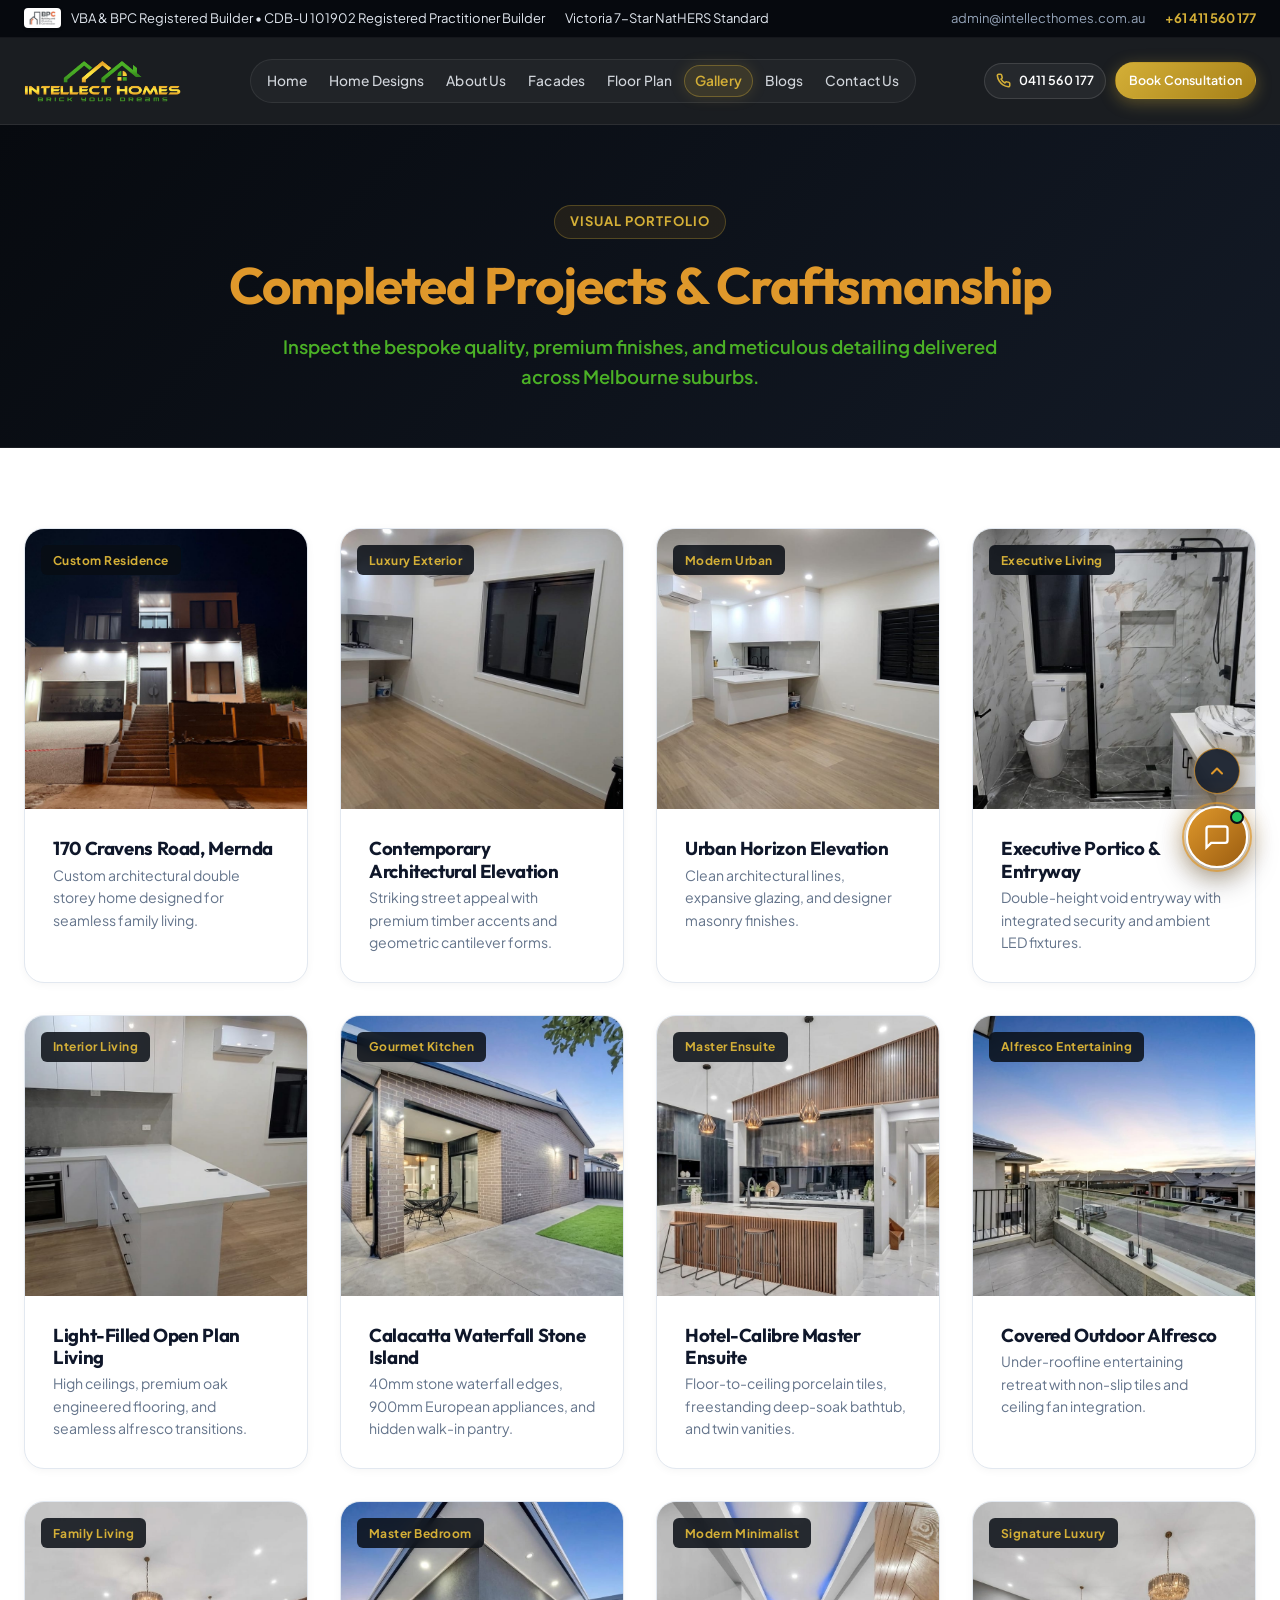
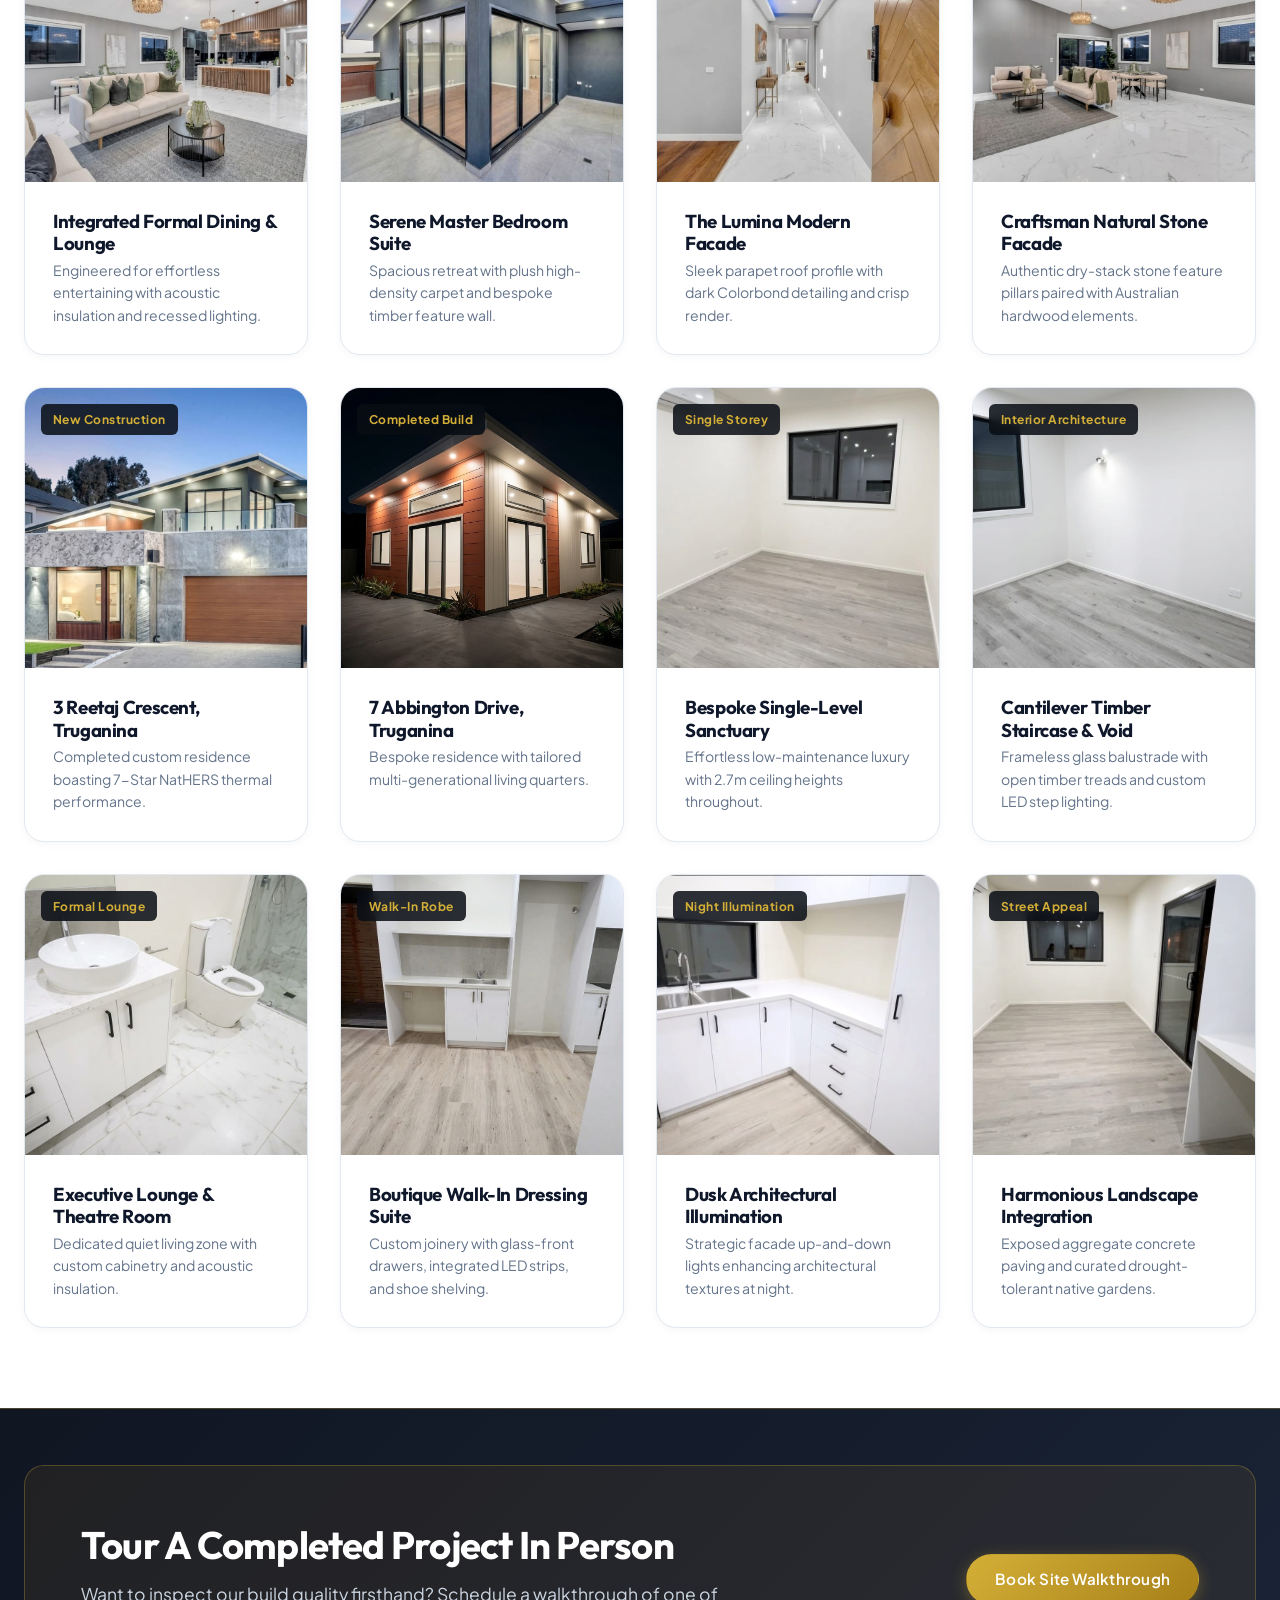
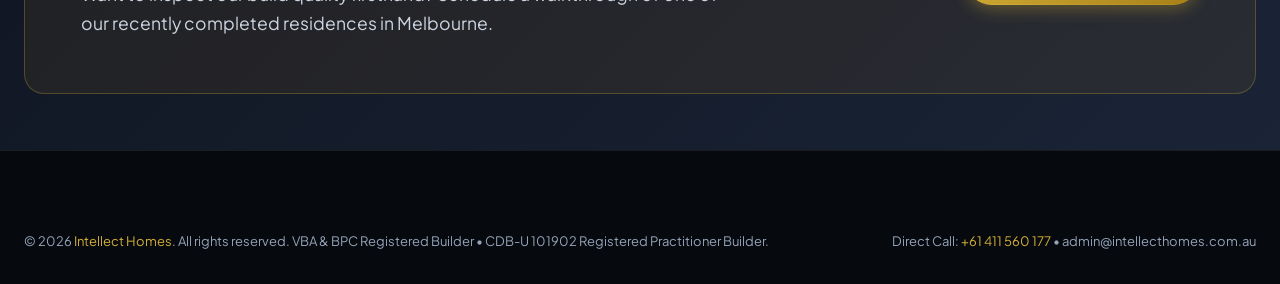
<file: gallery.html>
<!DOCTYPE html>
<html lang="en-AU">
<head>
  <meta charset="UTF-8">
  <meta http-equiv="X-UA-Compatible" content="IE=edge">
  <meta name="viewport" content="width=device-width, initial-scale=1.0">
  
  <title>Project Gallery | Intellect Homes Melbourne</title>
  <meta name="description" content="Explore our completed luxury home projects, kitchens, bathrooms, architectural facades, and modern granny flats across Greater Melbourne.">
  <link rel="canonical" href="https://intellecthomes.com.au/gallery/">

  <link rel="icon" type="image/webp" href="assets/images/favicon.webp">
  <link rel="preconnect" href="https://fonts.googleapis.com">
  <link rel="preconnect" href="https://fonts.gstatic.com" crossorigin>
  <link href="https://fonts.googleapis.com/css2?family=Outfit:wght@400;500;600;700;800&family=Plus+Jakarta+Sans:wght@400;500;600;700&display=swap" rel="stylesheet">
  <link rel="stylesheet" href="assets/css/style.css">
</head>
<body>

  <!-- Top Bar -->
  <div class="top-bar">
    <div class="container">
      <div class="top-bar-left">
        <span class="top-bar-badge">
          <span class="badge-logo-box"><img src="assets/images/bpc-primary.png" alt="BPC Registered Builder" class="badge-logo-img"></span>
          VBA &amp; BPC Registered Builder &bull; CDB-U 101902 Registered Practitioner Builder
        </span>
        <span class="top-bar-badge">Victoria 7-Star NatHERS Standard</span>
      </div>
      <div class="top-bar-right">
        <a href="mailto:admin@intellecthomes.com.au" class="top-bar-link">admin@intellecthomes.com.au</a>
        <a href="tel:+61411560177" class="top-bar-link" style="color: #D4AF37; font-weight: 700;">+61 411 560 177</a>
      </div>
    </div>
  </div>

  <!-- Header with EXACT Original Client Menu -->
  <header class="site-header" id="siteHeader">
    <div class="container nav-container">
      <a href="index.html" class="brand-logo" aria-label="Intellect Homes">
        <img src="assets/images/logo.webp" alt="Intellect Homes Logo">
      </a>

      <nav aria-label="Primary Navigation">
        <ul class="nav-menu">
          <li><a href="index.html" class="nav-link">Home</a></li>
          <li><a href="designs.html" class="nav-link">Home Designs</a></li>
          <li><a href="about.html" class="nav-link">About Us</a></li>
          <li><a href="facades.html" class="nav-link">Facades</a></li>
          <li><a href="floor-plan.html" class="nav-link">Floor Plan</a></li>
          <li><a href="gallery.html" class="nav-link active">Gallery</a></li>
          <li><a href="blogs.html" class="nav-link">Blogs</a></li>
          <li><a href="contact.html" class="nav-link">Contact Us</a></li>
        </ul>
      </nav>

      <div class="nav-actions">
        <a href="tel:+61411560177" class="header-phone">
          <svg width="15" height="15" viewBox="0 0 24 24" fill="none" stroke="currentColor" stroke-width="2.5"><path d="M22 16.92v3a2 2 0 0 1-2.18 2 19.79 19.79 0 0 1-8.63-3.07 19.5 19.5 0 0 1-6-6 19.79 19.79 0 0 1-3.07-8.67A2 2 0 0 1 4.11 2h3a2 2 0 0 1 2 1.72 12.84 12.84 0 0 0 .7 2.81 2 2 0 0 1-.45 2.11L8.09 9.91a16 16 0 0 0 6 6l1.27-1.27a2 2 0 0 1 2.11-.45 12.84 12.84 0 0 0 2.81.7A2 2 0 0 1 22 16.92z"/></svg>
          0411 560 177
        </a>
        <button class="btn btn-primary" data-open-modal="consultModal">Book Consultation</button>
        <button class="mobile-menu-btn" aria-label="Toggle navigation menu">
          <svg width="24" height="24" viewBox="0 0 24 24" fill="none" stroke="currentColor" stroke-width="2"><line x1="3" y1="12" x2="21" y2="12"/><line x1="3" y1="6" x2="21" y2="6"/><line x1="3" y1="18" x2="21" y2="18"/></svg>
        </button>
      </div>
    </div>
  </header>

  <!-- Banner -->
  <section style="background: linear-gradient(135deg, #070A0F 0%, #131A26 100%); padding: 5rem 0 3.5rem 0; color: #fff; text-align: center; border-bottom: 1px solid rgba(255,255,255,0.08);">
    <div class="container">
      <span class="section-tag">VISUAL PORTFOLIO</span>
      <h1 style="font-size: clamp(2.2rem, 4vw, 3.25rem); color: #DF982B; margin-bottom: 1rem;">Completed Projects & Craftsmanship</h1>
      <p style="color: #4BB126; font-size: 1.15rem; max-width: 720px; margin: 0 auto; font-weight: 600; line-height: 1.6;">
        Inspect the bespoke quality, premium finishes, and meticulous detailing delivered across Melbourne suburbs.
      </p>
    </div>
  </section>

  <!-- Gallery Section -->
  <section style="padding: 5rem 0; background: #FFFFFF;">
    <div class="container">
      
      <div class="designs-grid" style="grid-template-columns: repeat(auto-fill, minmax(280px, 1fr)); gap: 2rem;">
        <!-- Item 1 -->
        <article class="design-card">
          <div class="design-media" style="height: 280px;">
            <img src="assets/images/WhatsApp-Image-2026-08-28-at-12.30.06-PM.jpeg" alt="170 Cravens Road Mernda Residence">
            <span class="design-tag">Custom Residence</span>
          </div>
          <div class="design-content">
            <h3>170 Cravens Road, Mernda</h3>
            <p style="color: #64748B; font-size: 0.88rem; margin-top: 0.25rem;">Custom architectural double storey home designed for seamless family living.</p>
          </div>
        </article>

        <!-- Item 2 -->
        <article class="design-card">
          <div class="design-media" style="height: 280px;">
            <img src="assets/images/Gemini_Generated_Image_ae6wgjae6wgjae6w.jpeg" alt="Contemporary Double Storey Facade">
            <span class="design-tag">Luxury Exterior</span>
          </div>
          <div class="design-content">
            <h3>Contemporary Architectural Elevation</h3>
            <p style="color: #64748B; font-size: 0.88rem; margin-top: 0.25rem;">Striking street appeal with premium timber accents and geometric cantilever forms.</p>
          </div>
        </article>

        <!-- Item 3 -->
        <article class="design-card">
          <div class="design-media" style="height: 280px;">
            <img src="assets/images/Gemini_Generated_Image_7s1bn27s1bn27s1b.jpeg" alt="Modern Facade with Feature Render">
            <span class="design-tag">Modern Urban</span>
          </div>
          <div class="design-content">
            <h3>Urban Horizon Elevation</h3>
            <p style="color: #64748B; font-size: 0.88rem; margin-top: 0.25rem;">Clean architectural lines, expansive glazing, and designer masonry finishes.</p>
          </div>
        </article>

        <!-- Item 4 -->
        <article class="design-card">
          <div class="design-media" style="height: 280px;">
            <img src="assets/images/Gemini_Generated_Image_xzxzlyxzxzlyxzxz.jpeg" alt="Architectural Portico Living">
            <span class="design-tag">Executive Living</span>
          </div>
          <div class="design-content">
            <h3>Executive Portico & Entryway</h3>
            <p style="color: #64748B; font-size: 0.88rem; margin-top: 0.25rem;">Double-height void entryway with integrated security and ambient LED fixtures.</p>
          </div>
        </article>

        <!-- Item 5 -->
        <article class="design-card">
          <div class="design-media" style="height: 280px;">
            <img src="assets/images/Gemini_Generated_Image_kxtb3ekxtb3ekxtb.jpeg" alt="Luxury Living Room & Dining">
            <span class="design-tag">Interior Living</span>
          </div>
          <div class="design-content">
            <h3>Light-Filled Open Plan Living</h3>
            <p style="color: #64748B; font-size: 0.88rem; margin-top: 0.25rem;">High ceilings, premium oak engineered flooring, and seamless alfresco transitions.</p>
          </div>
        </article>

        <!-- Item 6 -->
        <article class="design-card">
          <div class="design-media" style="height: 280px;">
            <img src="assets/images/Gemini_Generated_Image_zc6bxgzc6bxgzc6b.jpeg" alt="Gourmet Waterfall Island Kitchen">
            <span class="design-tag">Gourmet Kitchen</span>
          </div>
          <div class="design-content">
            <h3>Calacatta Waterfall Stone Island</h3>
            <p style="color: #64748B; font-size: 0.88rem; margin-top: 0.25rem;">40mm stone waterfall edges, 900mm European appliances, and hidden walk-in pantry.</p>
          </div>
        </article>

        <!-- Item 7 -->
        <article class="design-card">
          <div class="design-media" style="height: 280px;">
            <img src="assets/images/Gemini_Generated_Image_yjkc22yjkc22yjkc.jpeg" alt="Designer Master Ensuite Bathroom">
            <span class="design-tag">Master Ensuite</span>
          </div>
          <div class="design-content">
            <h3>Hotel-Calibre Master Ensuite</h3>
            <p style="color: #64748B; font-size: 0.88rem; margin-top: 0.25rem;">Floor-to-ceiling porcelain tiles, freestanding deep-soak bathtub, and twin vanities.</p>
          </div>
        </article>

        <!-- Item 8 -->
        <article class="design-card">
          <div class="design-media" style="height: 280px;">
            <img src="assets/images/Gemini_Generated_Image_sqhscasqhscasqhs.jpeg" alt="Spacious Alfresco Entertaining">
            <span class="design-tag">Alfresco Entertaining</span>
          </div>
          <div class="design-content">
            <h3>Covered Outdoor Alfresco</h3>
            <p style="color: #64748B; font-size: 0.88rem; margin-top: 0.25rem;">Under-roofline entertaining retreat with non-slip tiles and ceiling fan integration.</p>
          </div>
        </article>

        <!-- Item 9 -->
        <article class="design-card">
          <div class="design-media" style="height: 280px;">
            <img src="assets/images/Gemini_Generated_Image_ljk25qljk25qljk2.jpeg" alt="Open Plan Lounge & Dining">
            <span class="design-tag">Family Living</span>
          </div>
          <div class="design-content">
            <h3>Integrated Formal Dining & Lounge</h3>
            <p style="color: #64748B; font-size: 0.88rem; margin-top: 0.25rem;">Engineered for effortless entertaining with acoustic insulation and recessed lighting.</p>
          </div>
        </article>

        <!-- Item 10 -->
        <article class="design-card">
          <div class="design-media" style="height: 280px;">
            <img src="assets/images/Gemini_Generated_Image_g9jbp8g9jbp8g9jb.jpeg" alt="Boutique Bedroom Suite">
            <span class="design-tag">Master Bedroom</span>
          </div>
          <div class="design-content">
            <h3>Serene Master Bedroom Suite</h3>
            <p style="color: #64748B; font-size: 0.88rem; margin-top: 0.25rem;">Spacious retreat with plush high-density carpet and bespoke timber feature wall.</p>
          </div>
        </article>

        <!-- Item 11 -->
        <article class="design-card">
          <div class="design-media" style="height: 280px;">
            <img src="assets/images/Gemini_Generated_Image_cnwgsycnwgsycnwg.jpeg" alt="Minimalist Modern Facade">
            <span class="design-tag">Modern Minimalist</span>
          </div>
          <div class="design-content">
            <h3>The Lumina Modern Facade</h3>
            <p style="color: #64748B; font-size: 0.88rem; margin-top: 0.25rem;">Sleek parapet roof profile with dark Colorbond detailing and crisp render.</p>
          </div>
        </article>

        <!-- Item 12 -->
        <article class="design-card">
          <div class="design-media" style="height: 280px;">
            <img src="assets/images/Gemini_Generated_Image_496oxs496oxs496o.jpeg" alt="Natural Stone & Timber Elevation">
            <span class="design-tag">Signature Luxury</span>
          </div>
          <div class="design-content">
            <h3>Craftsman Natural Stone Facade</h3>
            <p style="color: #64748B; font-size: 0.88rem; margin-top: 0.25rem;">Authentic dry-stack stone feature pillars paired with Australian hardwood elements.</p>
          </div>
        </article>

        <!-- Item 13 -->
        <article class="design-card">
          <div class="design-media" style="height: 280px;">
            <img src="assets/images/Gemini_Generated_Image_22s78m22s78m22s7.jpeg" alt="3 Reetaj Crescent Truganina Residence">
            <span class="design-tag">New Construction</span>
          </div>
          <div class="design-content">
            <h3>3 Reetaj Crescent, Truganina</h3>
            <p style="color: #64748B; font-size: 0.88rem; margin-top: 0.25rem;">Completed custom residence boasting 7-Star NatHERS thermal performance.</p>
          </div>
        </article>

        <!-- Item 14 -->
        <article class="design-card">
          <div class="design-media" style="height: 280px;">
            <img src="assets/images/WhatsApp-Image-2026-08-25-at-9.58.16-AM.jpeg" alt="7 Abbington Drive Truganina Residence">
            <span class="design-tag">Completed Build</span>
          </div>
          <div class="design-content">
            <h3>7 Abbington Drive, Truganina</h3>
            <p style="color: #64748B; font-size: 0.88rem; margin-top: 0.25rem;">Bespoke residence with tailored multi-generational living quarters.</p>
          </div>
        </article>

        <!-- Item 15 -->
        <article class="design-card">
          <div class="design-media" style="height: 280px;">
            <img src="assets/images/Gemini_Generated_Image_cyhyopcyhyopcyhy.jpeg" alt="Modern Urban Single Storey">
            <span class="design-tag">Single Storey</span>
          </div>
          <div class="design-content">
            <h3>Bespoke Single-Level Sanctuary</h3>
            <p style="color: #64748B; font-size: 0.88rem; margin-top: 0.25rem;">Effortless low-maintenance luxury with 2.7m ceiling heights throughout.</p>
          </div>
        </article>

        <!-- Item 16 -->
        <article class="design-card">
          <div class="design-media" style="height: 280px;">
            <img src="assets/images/Gemini_Generated_Image_tztuultztuultztu.jpeg" alt="Architectural Staircase & Void">
            <span class="design-tag">Interior Architecture</span>
          </div>
          <div class="design-content">
            <h3>Cantilever Timber Staircase & Void</h3>
            <p style="color: #64748B; font-size: 0.88rem; margin-top: 0.25rem;">Frameless glass balustrade with open timber treads and custom LED step lighting.</p>
          </div>
        </article>

        <!-- Item 17 -->
        <article class="design-card">
          <div class="design-media" style="height: 280px;">
            <img src="assets/images/Gemini_Generated_Image_fnk1zkfnk1zkfnk1.jpeg" alt="Executive Lounge Sanctuary">
            <span class="design-tag">Formal Lounge</span>
          </div>
          <div class="design-content">
            <h3>Executive Lounge & Theatre Room</h3>
            <p style="color: #64748B; font-size: 0.88rem; margin-top: 0.25rem;">Dedicated quiet living zone with custom cabinetry and acoustic insulation.</p>
          </div>
        </article>

        <!-- Item 18 -->
        <article class="design-card">
          <div class="design-media" style="height: 280px;">
            <img src="assets/images/Gemini_Generated_Image_qekcdcqekcdcqekc.jpeg" alt="Luxury Walk-In Dressing Suite">
            <span class="design-tag">Walk-In Robe</span>
          </div>
          <div class="design-content">
            <h3>Boutique Walk-In Dressing Suite</h3>
            <p style="color: #64748B; font-size: 0.88rem; margin-top: 0.25rem;">Custom joinery with glass-front drawers, integrated LED strips, and shoe shelving.</p>
          </div>
        </article>

        <!-- Item 19 -->
        <article class="design-card">
          <div class="design-media" style="height: 280px;">
            <img src="assets/images/Gemini_Generated_Image_e4hcvoe4hcvoe4hc.jpeg" alt="Modern Facade Lighting">
            <span class="design-tag">Night Illumination</span>
          </div>
          <div class="design-content">
            <h3>Dusk Architectural Illumination</h3>
            <p style="color: #64748B; font-size: 0.88rem; margin-top: 0.25rem;">Strategic facade up-and-down lights enhancing architectural textures at night.</p>
          </div>
        </article>

        <!-- Item 20 -->
        <article class="design-card">
          <div class="design-media" style="height: 280px;">
            <img src="assets/images/Gemini_Generated_Image_qoor10qoor10qoor.jpeg" alt="Landscape Integration & Entrance">
            <span class="design-tag">Street Appeal</span>
          </div>
          <div class="design-content">
            <h3>Harmonious Landscape Integration</h3>
            <p style="color: #64748B; font-size: 0.88rem; margin-top: 0.25rem;">Exposed aggregate concrete paving and curated drought-tolerant native gardens.</p>
          </div>
        </article>
      </div>

    </div>
  </section>

  <!-- CTA -->
  <section class="cta-banner">
    <div class="container">
      <div class="cta-box">
        <div class="cta-text">
          <h2>Tour A Completed Project In Person</h2>
          <p>Want to inspect our build quality firsthand? Schedule a walkthrough of one of our recently completed residences in Melbourne.</p>
        </div>
        <div>
          <button class="btn btn-primary" data-open-modal="consultModal">Book Site Walkthrough</button>
        </div>
      </div>
    </div>
  </section>

  <!-- Footer -->
  <footer class="site-footer">
    <div class="container">
      <div class="footer-bottom" style="border: none; padding: 0;">
        <p>&copy; 2026 <span class="text-gold">Intellect Homes</span>. All rights reserved. VBA &amp; BPC Registered Builder &bull; CDB-U 101902 Registered Practitioner Builder.</p>
        <p>Direct Call: <a href="tel:+61411560177" style="color: #D4AF37;">+61 411 560 177</a> &bull; admin@intellecthomes.com.au</p>
      </div>
    </div>
  </footer>

  <!-- Modal -->
  <div class="modal-overlay" id="consultModal">
    <div class="modal-box">
      <button class="modal-close-btn" aria-label="Close modal">&times;</button>
      <div style="margin-bottom: 1.5rem;">
        <span class="section-tag" style="margin-bottom: 0.5rem;">SITE WALKTHROUGH</span>
        <h3 style="font-size: 1.5rem; color: #0F172A; margin-bottom: 0.4rem;">Book Project Walkthrough</h3>
        <p style="color: #64748B; font-size: 0.9rem;">
          Schedule an on-site inspection of a completed <span class="text-gold">Intellect Homes</span> build in Melbourne to verify our craftsmanship in person.
        </p>
      </div>
      <form id="consultationForm">
        <div class="form-group">
          <label class="form-label" for="walkName">Full Name *</label>
          <input type="text" class="form-control" id="walkName" placeholder="e.g. David Smith" required>
        </div>
        <div class="form-row-2col">
          <div class="form-group">
            <label class="form-label" for="walkPhone">Phone Number *</label>
            <input type="tel" class="form-control" id="walkPhone" placeholder="0411 000 000" required>
          </div>
          <div class="form-group">
            <label class="form-label" for="walkEmail">Email Address *</label>
            <input type="email" class="form-control" id="walkEmail" placeholder="david@example.com" required>
          </div>
        </div>
        <button type="submit" class="btn btn-primary" style="width: 100%; padding: 0.95rem; font-size: 1rem;">
          Schedule Site Inspection Walkthrough
        </button>
      </form>
    </div>
  </div>

    <!-- FLOATING VIP CONCIERGE & WHATSAPP HUB -->
  <div class="vip-concierge-widget" id="vipConciergeWidget">
    <div class="vip-concierge-trigger" id="vipConciergeTrigger" aria-label="Open VIP Concierge">
      <div class="vip-pulse-ring"></div>
      <div class="vip-badge-online"></div>
      <svg width="28" height="28" viewBox="0 0 24 24" fill="none" stroke="currentColor" stroke-width="2"><path d="M21 15a2 2 0 0 1-2 2H7l-4 4V5a2 2 0 0 1 2-2h14a2 2 0 0 1 2 2z"/></svg>
    </div>

    <div class="vip-concierge-modal" id="vipConciergeModal">
      <div class="vip-modal-header">
        <div>
          <h4>VIP Builder Concierge</h4>
          <span><span class="live-indicator-dot" style="width: 6px; height: 6px;"></span> Registered Builder Online</span>
        </div>
        <button class="modal-close-btn" id="vipCloseBtn" style="position: static; font-size: 1.5rem;">&times;</button>
      </div>

      <div class="vip-modal-body">
        <div class="vip-rating-badge">
          <span>Google Verified Rating</span>
          <strong>⭐ 5.0 ★★★★★ (48+ Reviews)</strong>
        </div>

        <a href="https://wa.me/61411560177?text=Hi%20Intellect%20Homes%2C%20I%20am%20interested%20in%20building%20in%20Melbourne%20and%20would%20like%20to%20discuss%20feasibility." target="_blank" rel="noopener" class="vip-action-btn vip-whatsapp-btn">
          <svg width="20" height="20" viewBox="0 0 24 24" fill="currentColor"><path d="M12.031 6.172c-3.181 0-5.767 2.586-5.768 5.766-.001 1.298.38 2.27 1.019 3.287l-.711 2.599 2.664-.698c.969.585 1.961.942 2.801.943h.005c3.18 0 5.767-2.587 5.768-5.766.001-3.187-2.575-5.77-5.778-5.771zm3.392 8.244c-.144.405-.837.774-1.17.824-.312.045-.694.074-2.147-.532-1.859-.778-3.045-2.671-3.137-2.795-.094-.124-.761-1.012-.761-1.93 0-.918.481-1.37.653-1.558.172-.187.375-.234.5-.234.126 0 .252.001.363.007.117.006.274-.045.428.327.159.384.542 1.323.59 1.42.048.098.08.212.016.339-.064.127-.096.207-.19.318-.095.111-.199.248-.284.333-.095.095-.195.198-.083.39.112.193.498.822 1.069 1.33 1.08.96 1.432 1.107 1.637 1.202.205.096.326.08.448-.061.122-.142.525-.61.666-.821.141-.212.283-.177.472-.106.189.071 1.199.566 1.405.669.206.104.343.155.394.24.051.085.051.493-.093.898z"/></svg>
          Direct WhatsApp With Builder
        </a>

        <a href="tel:+61411560177" class="vip-action-btn vip-call-btn">
          <svg width="20" height="20" viewBox="0 0 24 24" fill="none" stroke="currentColor" stroke-width="2"><path d="M22 16.92v3a2 2 0 0 1-2.18 2 19.79 19.79 0 0 1-8.63-3.07 19.5 19.5 0 0 1-6-6 19.79 19.79 0 0 1-3.07-8.67A2 2 0 0 1 4.11 2h3a2 2 0 0 1 2 1.72 12.84 12.84 0 0 0 .7 2.81 2 2 0 0 1-.45 2.11L8.09 9.91a16 16 0 0 0 6 6l1.27-1.27a2 2 0 0 1 2.11-.45 12.84 12.84 0 0 0 2.81.7A2 2 0 0 1 22 16.92z"/></svg>
          Direct Phone: 0411 560 177
        </a>

        <a href="mailto:admin@intellecthomes.com.au" class="vip-action-btn vip-call-btn" style="color: #DF982B; border-color: rgba(223, 152, 43, 0.35);">
          <svg width="20" height="20" viewBox="0 0 24 24" fill="none" stroke="currentColor" stroke-width="2"><path d="M4 4h16c1.1 0 2 .9 2 2v12c0 1.1-.9 2-2 2H4c-1.1 0-2-.9-2-2V6c0-1.1.9-2 2-2z"/><polyline points="22,6 12,13 2,6"/></svg>
          Email: admin@intellecthomes.com.au
        </a>

        <button class="vip-action-btn vip-lookbook-btn" data-open-modal="consultModal" style="width: 100%; border: none; cursor: pointer; text-align: left;">
          <svg width="20" height="20" viewBox="0 0 24 24" fill="none" stroke="currentColor" stroke-width="2"><path d="M14 2H6a2 2 0 0 0-2 2v16a2 2 0 0 0 2 2h12a2 2 0 0 0 2-2V8z"/><polyline points="14 2 14 8 20 8"/><line x1="16" y1="13" x2="8" y2="13"/><line x1="16" y1="17" x2="8" y2="17"/><polyline points="10 9 9 9 8 9"/></svg>
          Request 2026 Specification and inclusion list.
        </button>
      </div>
    </div>
  </div>
  <script src="assets/js/main.js"></script>
</body>
</html>
</file>
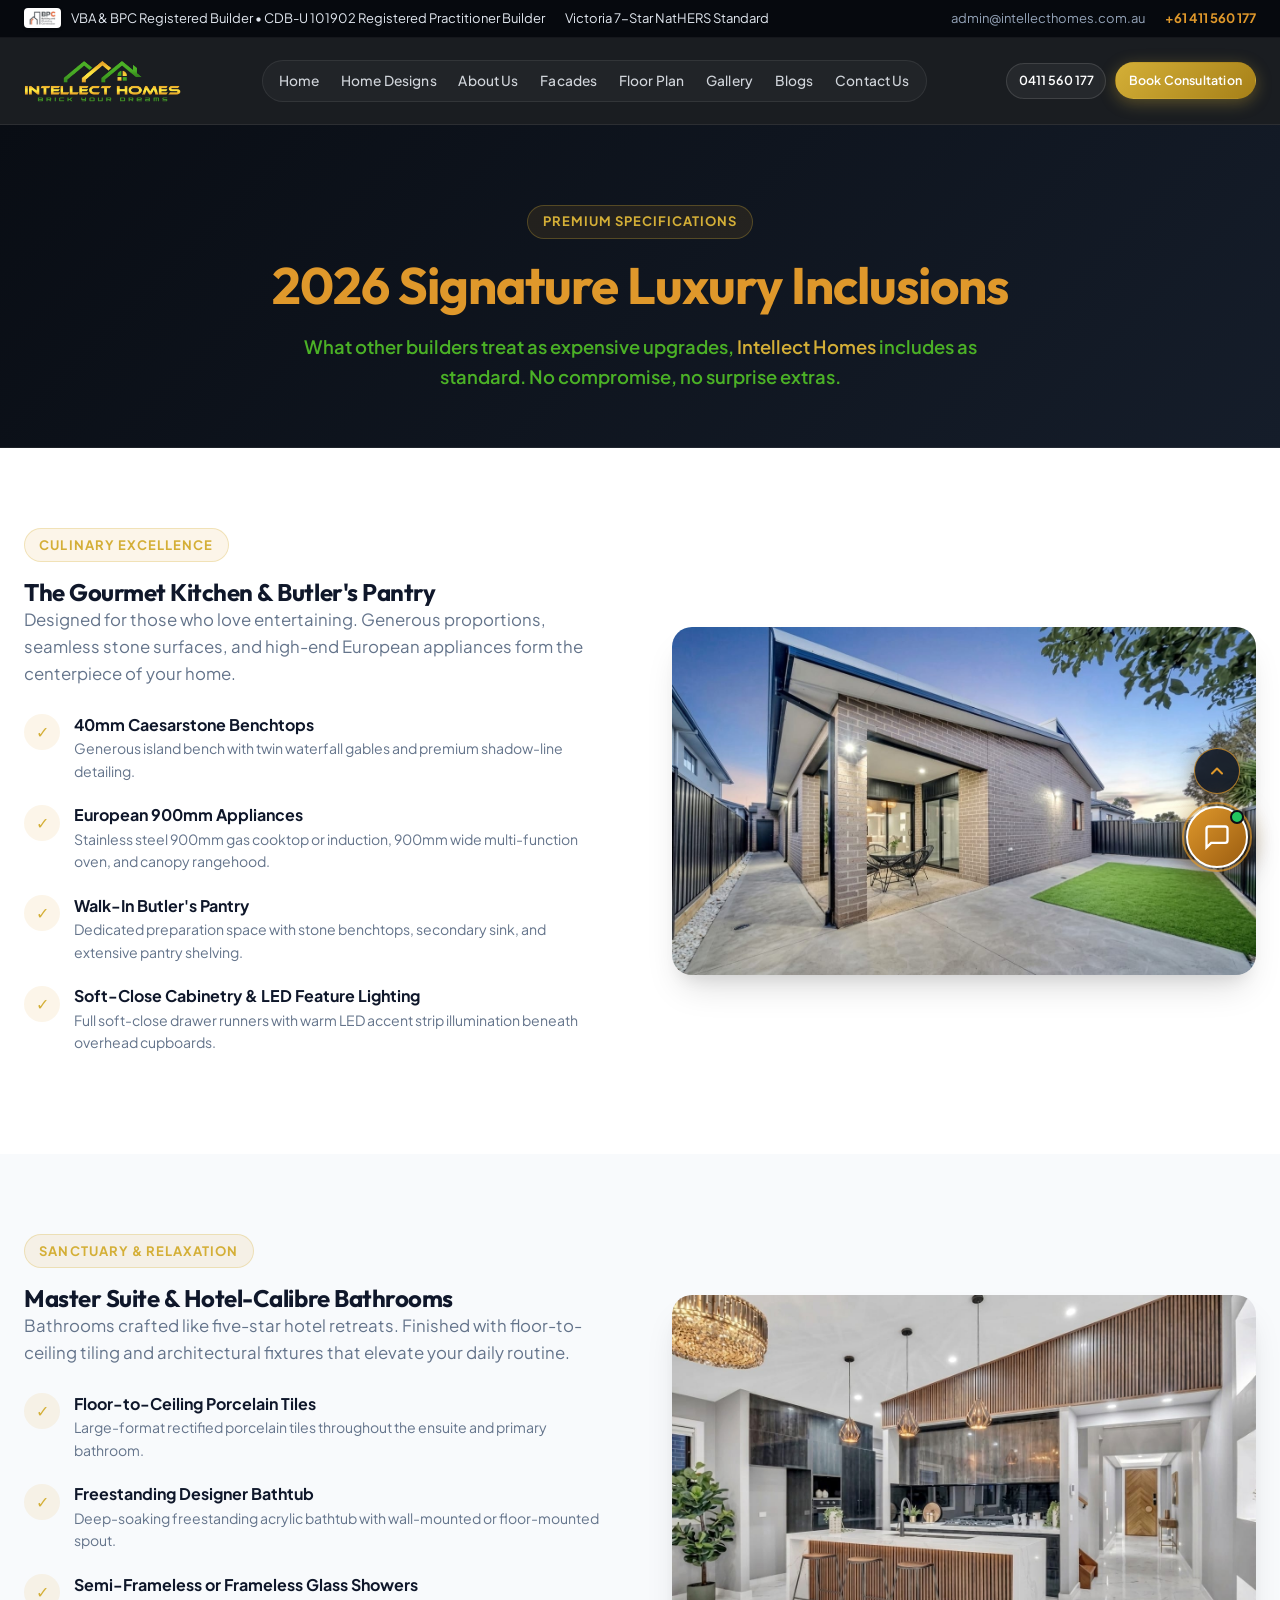
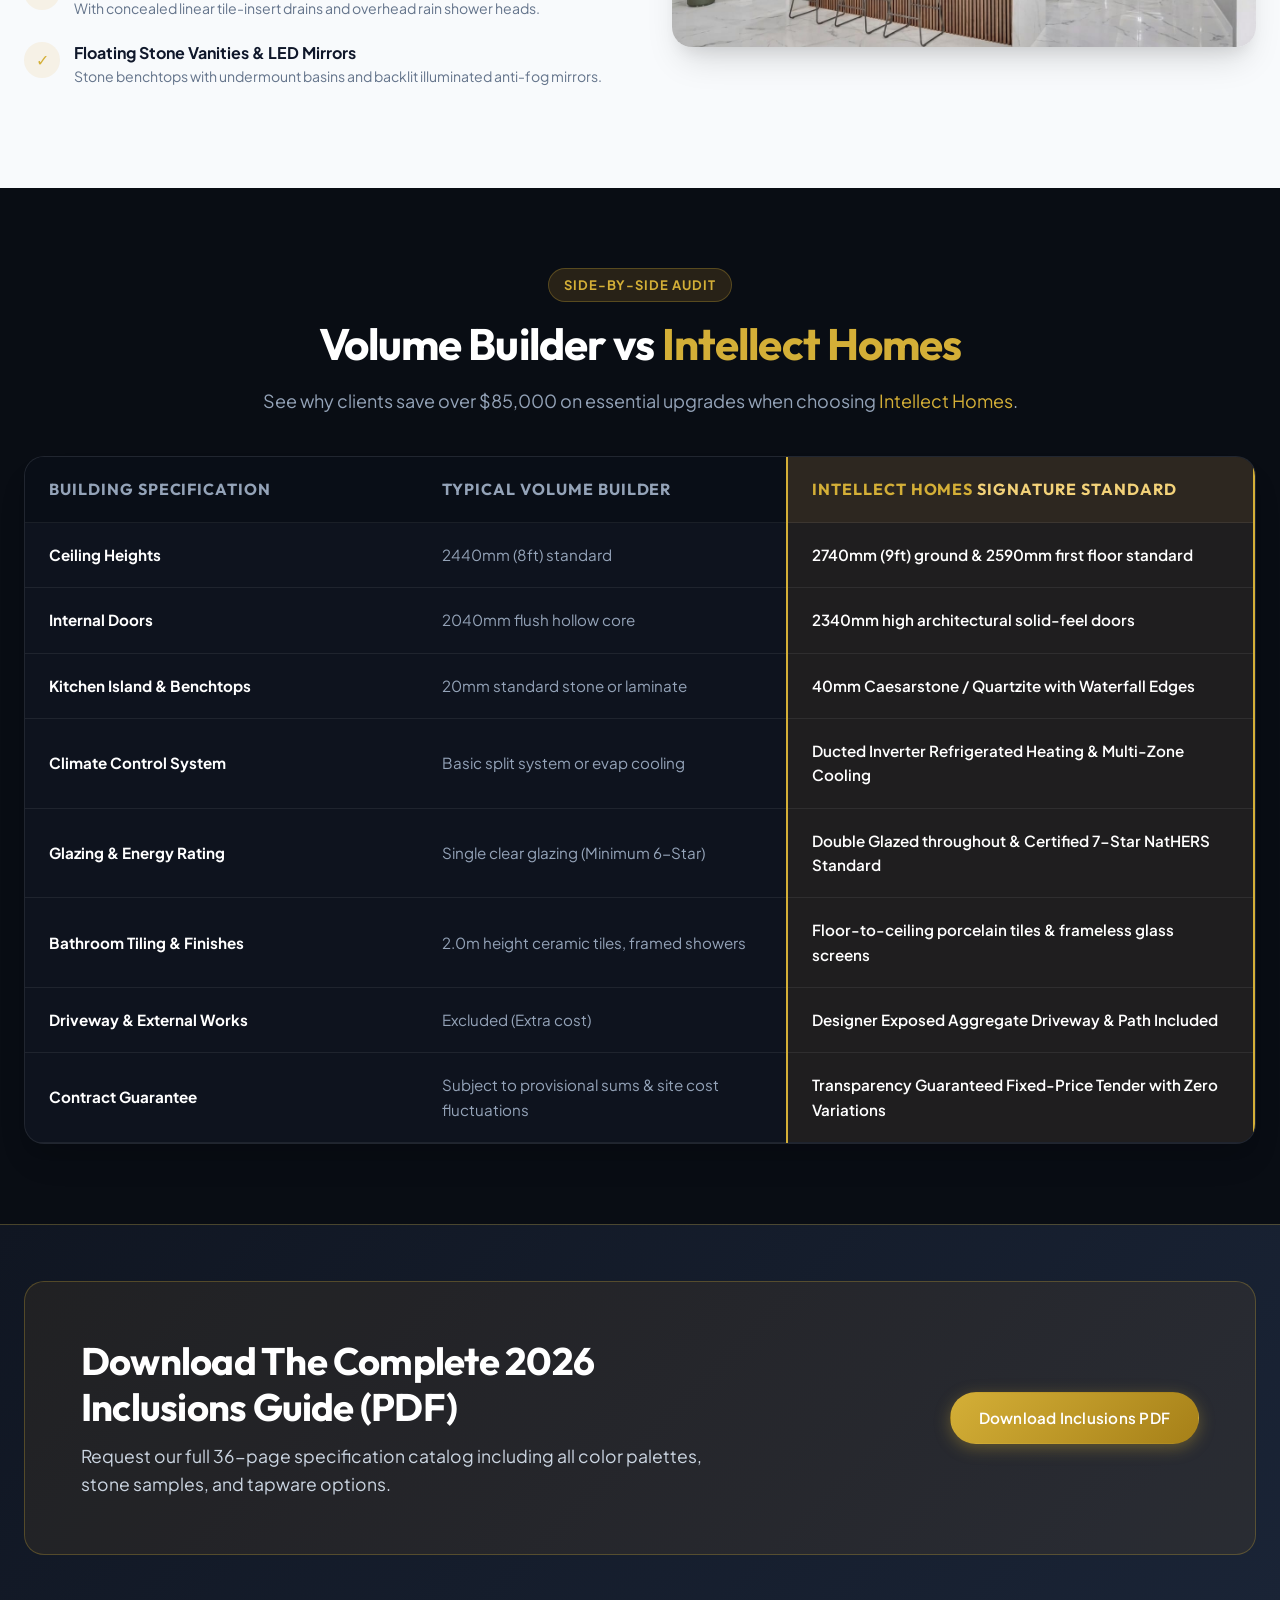
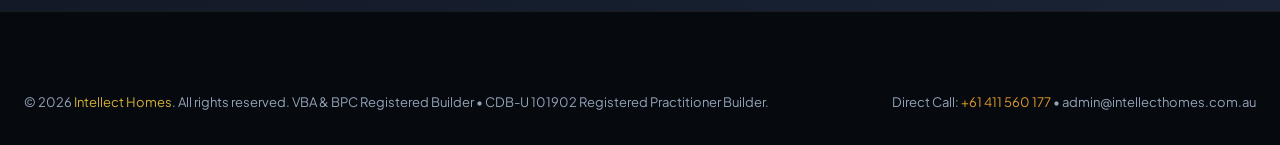
<file: inclusions.html>
<!DOCTYPE html>
<html lang="en-AU">
<head>
  <meta charset="UTF-8">
  <meta http-equiv="X-UA-Compatible" content="IE=edge">
  <meta name="viewport" content="width=device-width, initial-scale=1.0">
  
  <title>Luxury Inclusions 2026 | Intellect Homes Melbourne</title>
  <meta name="description" content="Discover Intellect Homes signature luxury inclusions standard. 40mm Caesarstone benchtops, 2.7m ceiling heights, 7-Star NatHERS energy efficiency, and refrigerated cooling included.">
  <link rel="canonical" href="https://intellecthomes.com.au/inclusions/">

  <link rel="icon" type="image/webp" href="assets/images/favicon.webp">
  <link rel="preconnect" href="https://fonts.googleapis.com">
  <link rel="preconnect" href="https://fonts.gstatic.com" crossorigin>
  <link href="https://fonts.googleapis.com/css2?family=Outfit:wght@400;500;600;700;800&family=Plus+Jakarta+Sans:wght@400;500;600;700&display=swap" rel="stylesheet">
  <link rel="stylesheet" href="assets/css/style.css">
</head>
<body>

  <!-- Top Bar -->
  <div class="top-bar">
    <div class="container">
      <div class="top-bar-left">
        <span class="top-bar-badge">
          <span class="badge-logo-box"><img src="assets/images/bpc-primary.png" alt="BPC Registered Builder" class="badge-logo-img"></span>
          VBA &amp; BPC Registered Builder &bull; CDB-U 101902 Registered Practitioner Builder
        </span>
        <span class="top-bar-badge">Victoria 7-Star NatHERS Standard</span>
      </div>
      <div class="top-bar-right">
        <a href="mailto:admin@intellecthomes.com.au" class="top-bar-link">admin@intellecthomes.com.au</a>
        <a href="tel:+61411560177" class="top-bar-link" style="color: #DF982B; font-weight: 700;">+61 411 560 177</a>
      </div>
    </div>
  </div>

  <!-- Header -->
  <header class="site-header" id="siteHeader">
    <div class="container nav-container">
      <a href="index.html" class="brand-logo" aria-label="Intellect Homes">
        <img src="assets/images/logo.webp" alt="Intellect Homes Logo">
      </a>

      <nav aria-label="Primary Navigation">
        <ul class="nav-menu">
          <li><a href="index.html" class="nav-link">Home</a></li>
          <li><a href="designs.html" class="nav-link">Home Designs</a></li>
          <li><a href="about.html" class="nav-link">About Us</a></li>
          <li><a href="facades.html" class="nav-link">Facades</a></li>
          <li><a href="floor-plan.html" class="nav-link">Floor Plan</a></li>
          <li><a href="gallery.html" class="nav-link">Gallery</a></li>
          <li><a href="blogs.html" class="nav-link">Blogs</a></li>
          <li><a href="contact.html" class="nav-link">Contact Us</a></li>
        </ul>
      </nav>

      <div class="nav-actions">
        <a href="tel:+61411560177" class="header-phone">0411 560 177</a>
        <button class="btn btn-primary" data-open-modal="consultModal">Book Consultation</button>
        <button class="mobile-menu-btn" aria-label="Toggle navigation menu">
          <svg width="24" height="24" viewBox="0 0 24 24" fill="none" stroke="currentColor" stroke-width="2"><line x1="3" y1="12" x2="21" y2="12"/><line x1="3" y1="6" x2="21" y2="6"/><line x1="3" y1="18" x2="21" y2="18"/></svg>
        </button>
      </div>
    </div>
  </header>

  <!-- Banner -->
  <section style="background: linear-gradient(135deg, #090D14 0%, #151D2A 100%); padding: 5rem 0 3.5rem 0; color: #fff; text-align: center; border-bottom: 1px solid rgba(255,255,255,0.08);">
    <div class="container">
      <span class="section-tag">PREMIUM SPECIFICATIONS</span>
      <h1 style="font-size: clamp(2.2rem, 4vw, 3.25rem); color: #DF982B; margin-bottom: 1rem;">2026 Signature Luxury Inclusions</h1>
      <p style="color: #4BB126; font-size: 1.15rem; max-width: 720px; margin: 0 auto; font-weight: 600; line-height: 1.6;">
        What other builders treat as expensive upgrades, <span class="text-gold">Intellect Homes</span> includes as standard. No compromise, no surprise extras.
      </p>
    </div>
  </section>

  <!-- Kitchen Showcase -->
  <section style="padding: 5rem 0; background: #FFFFFF;">
    <div class="container">
      <div class="energy-grid" style="align-items: center;">
        <div>
          <span class="section-tag">CULINARY EXCELLENCE</span>
          <h2>The Gourmet Kitchen & Butler's Pantry</h2>
          <p style="color: #64748B; font-size: 1.05rem; margin-bottom: 1.5rem;">
            Designed for those who love entertaining. Generous proportions, seamless stone surfaces, and high-end European appliances form the centerpiece of your home.
          </p>
          <ul class="energy-points">
            <li>
              <div class="energy-point-icon">✓</div>
              <div>
                <strong>40mm Caesarstone Benchtops</strong>
                <p style="color: #64748B; font-size: 0.88rem;">Generous island bench with twin waterfall gables and premium shadow-line detailing.</p>
              </div>
            </li>
            <li>
              <div class="energy-point-icon">✓</div>
              <div>
                <strong>European 900mm Appliances</strong>
                <p style="color: #64748B; font-size: 0.88rem;">Stainless steel 900mm gas cooktop or induction, 900mm wide multi-function oven, and canopy rangehood.</p>
              </div>
            </li>
            <li>
              <div class="energy-point-icon">✓</div>
              <div>
                <strong>Walk-In Butler's Pantry</strong>
                <p style="color: #64748B; font-size: 0.88rem;">Dedicated preparation space with stone benchtops, secondary sink, and extensive pantry shelving.</p>
              </div>
            </li>
            <li>
              <div class="energy-point-icon">✓</div>
              <div>
                <strong>Soft-Close Cabinetry & LED Feature Lighting</strong>
                <p style="color: #64748B; font-size: 0.88rem;">Full soft-close drawer runners with warm LED accent strip illumination beneath overhead cupboards.</p>
              </div>
            </li>
          </ul>
        </div>
        <div class="energy-visual">
          <img src="assets/images/Gemini_Generated_Image_zc6bxgzc6bxgzc6b.jpeg" alt="Luxury Gourmet Kitchen by Intellect Homes">
        </div>
      </div>
    </div>
  </section>

  <!-- Bathrooms & Suites -->
  <section style="padding: 5rem 0; background: #F8FAFC;">
    <div class="container">
      <div class="energy-grid" style="align-items: center;">
        <div class="energy-visual" style="order: 2;">
          <img src="assets/images/Gemini_Generated_Image_yjkc22yjkc22yjkc.jpeg" alt="Master Suite and Bathroom Living">
        </div>
        <div style="order: 1;">
          <span class="section-tag">SANCTUARY & RELAXATION</span>
          <h2>Master Suite & Hotel-Calibre Bathrooms</h2>
          <p style="color: #64748B; font-size: 1.05rem; margin-bottom: 1.5rem;">
            Bathrooms crafted like five-star hotel retreats. Finished with floor-to-ceiling tiling and architectural fixtures that elevate your daily routine.
          </p>
          <ul class="energy-points">
            <li>
              <div class="energy-point-icon">✓</div>
              <div>
                <strong>Floor-to-Ceiling Porcelain Tiles</strong>
                <p style="color: #64748B; font-size: 0.88rem;">Large-format rectified porcelain tiles throughout the ensuite and primary bathroom.</p>
              </div>
            </li>
            <li>
              <div class="energy-point-icon">✓</div>
              <div>
                <strong>Freestanding Designer Bathtub</strong>
                <p style="color: #64748B; font-size: 0.88rem;">Deep-soaking freestanding acrylic bathtub with wall-mounted or floor-mounted spout.</p>
              </div>
            </li>
            <li>
              <div class="energy-point-icon">✓</div>
              <div>
                <strong>Semi-Frameless or Frameless Glass Showers</strong>
                <p style="color: #64748B; font-size: 0.88rem;">With concealed linear tile-insert drains and overhead rain shower heads.</p>
              </div>
            </li>
            <li>
              <div class="energy-point-icon">✓</div>
              <div>
                <strong>Floating Stone Vanities & LED Mirrors</strong>
                <p style="color: #64748B; font-size: 0.88rem;">Stone benchtops with undermount basins and backlit illuminated anti-fog mirrors.</p>
              </div>
            </li>
          </ul>
        </div>
      </div>
    </div>
  </section>

  <!-- Complete Table -->
  <section class="inclusions-section" style="padding: 5rem 0;">
    <div class="container">
      <div class="section-header">
        <span class="section-tag" style="background: rgba(223, 152, 43, 0.15);">SIDE-BY-SIDE AUDIT</span>
        <h2 style="color: #fff;">Volume Builder vs <span class="text-gold">Intellect Homes</span></h2>
        <p style="color: #94A3B8;">See why clients save over $85,000 on essential upgrades when choosing <span class="text-gold">Intellect Homes</span>.</p>
      </div>

      <div class="comparison-table-wrapper">
        <table class="comparison-table">
          <thead>
            <tr>
              <th>Building Specification</th>
              <th class="dim-col">Typical Volume Builder</th>
              <th class="highlight-col"><span class="text-gold">Intellect Homes</span> Signature Standard</th>
            </tr>
          </thead>
          <tbody>
            <tr>
              <td class="feature-title">Ceiling Heights</td>
              <td class="dim-col">2440mm (8ft) standard</td>
              <td class="highlight-col">2740mm (9ft) ground & 2590mm first floor standard</td>
            </tr>
            <tr>
              <td class="feature-title">Internal Doors</td>
              <td class="dim-col">2040mm flush hollow core</td>
              <td class="highlight-col">2340mm high architectural solid-feel doors</td>
            </tr>
            <tr>
              <td class="feature-title">Kitchen Island & Benchtops</td>
              <td class="dim-col">20mm standard stone or laminate</td>
              <td class="highlight-col">40mm Caesarstone / Quartzite with Waterfall Edges</td>
            </tr>
            <tr>
              <td class="feature-title">Climate Control System</td>
              <td class="dim-col">Basic split system or evap cooling</td>
              <td class="highlight-col">Ducted Inverter Refrigerated Heating & Multi-Zone Cooling</td>
            </tr>
            <tr>
              <td class="feature-title">Glazing & Energy Rating</td>
              <td class="dim-col">Single clear glazing (Minimum 6-Star)</td>
              <td class="highlight-col">Double Glazed throughout & Certified 7-Star NatHERS Standard</td>
            </tr>
            <tr>
              <td class="feature-title">Bathroom Tiling & Finishes</td>
              <td class="dim-col">2.0m height ceramic tiles, framed showers</td>
              <td class="highlight-col">Floor-to-ceiling porcelain tiles & frameless glass screens</td>
            </tr>
            <tr>
              <td class="feature-title">Driveway & External Works</td>
              <td class="dim-col">Excluded (Extra cost)</td>
              <td class="highlight-col">Designer Exposed Aggregate Driveway & Path Included</td>
            </tr>
            <tr>
              <td class="feature-title">Contract Guarantee</td>
              <td class="dim-col">Subject to provisional sums & site cost fluctuations</td>
              <td class="highlight-col">Transparency Guaranteed Fixed-Price Tender with Zero Variations</td>
            </tr>
          </tbody>
        </table>
      </div>
    </div>
  </section>

  <!-- CTA -->
  <section class="cta-banner">
    <div class="container">
      <div class="cta-box">
        <div class="cta-text">
          <h2>Download The Complete 2026 Inclusions Guide (PDF)</h2>
          <p>Request our full 36-page specification catalog including all color palettes, stone samples, and tapware options.</p>
        </div>
        <div>
          <button class="btn btn-primary" data-open-modal="consultModal">Download Inclusions PDF</button>
        </div>
      </div>
    </div>
  </section>

  <!-- Footer -->
  <footer class="site-footer">
    <div class="container">
      <div class="footer-bottom" style="border: none; padding: 0;">
        <p>&copy; 2026 <span class="text-gold">Intellect Homes</span>. All rights reserved. VBA &amp; BPC Registered Builder &bull; CDB-U 101902 Registered Practitioner Builder.</p>
        <p>Direct Call: <a href="tel:+61411560177" style="color: #DF982B;">+61 411 560 177</a> &bull; admin@intellecthomes.com.au</p>
      </div>
    </div>
  </footer>

  <!-- Modal -->
  <div class="modal-overlay" id="consultModal">
    <div class="modal-box">
      <button class="modal-close-btn" aria-label="Close modal">&times;</button>
      <div style="margin-bottom: 1.5rem;">
        <span class="section-tag" style="margin-bottom: 0.5rem;">SPECIFICATIONS CATALOG</span>
        <h3 style="font-size: 1.5rem; color: #0F172A; margin-bottom: 0.4rem;">Get 2026 Inclusions Guide</h3>
        <p style="color: #64748B; font-size: 0.9rem;">
          Enter your details below to receive the complete <span class="text-gold">Intellect Homes</span> 2026 Inclusions Book with itemised brands, dimensions, and warranty schedules.
        </p>
      </div>
      <form id="consultationForm">
        <div class="form-group">
          <label class="form-label" for="consultName">Full Name *</label>
          <input type="text" class="form-control" id="consultName" placeholder="e.g. David Smith" required>
        </div>
        <div class="form-row-2col">
          <div class="form-group">
            <label class="form-label" for="consultPhone">Phone Number *</label>
            <input type="tel" class="form-control" id="consultPhone" placeholder="0411 000 000" required>
          </div>
          <div class="form-group">
            <label class="form-label" for="consultEmail">Email Address *</label>
            <input type="email" class="form-control" id="consultEmail" placeholder="david@example.com" required>
          </div>
        </div>
        <div class="form-group">
          <label class="form-label" for="consultAddress">Melbourne Property Address *</label>
          <input type="text" class="form-control" id="consultAddress" placeholder="Street Address, Suburb & Postcode" required>
        </div>
        <button type="submit" class="btn btn-primary" style="width: 100%; padding: 0.95rem; font-size: 1rem;">
          Email Me Inclusions PDF & Consultation
        </button>
      </form>
    </div>
  </div>

    <!-- FLOATING VIP CONCIERGE & WHATSAPP HUB -->
  <div class="vip-concierge-widget" id="vipConciergeWidget">
    <div class="vip-concierge-trigger" id="vipConciergeTrigger" aria-label="Open VIP Concierge">
      <div class="vip-pulse-ring"></div>
      <div class="vip-badge-online"></div>
      <svg width="28" height="28" viewBox="0 0 24 24" fill="none" stroke="currentColor" stroke-width="2"><path d="M21 15a2 2 0 0 1-2 2H7l-4 4V5a2 2 0 0 1 2-2h14a2 2 0 0 1 2 2z"/></svg>
    </div>

    <div class="vip-concierge-modal" id="vipConciergeModal">
      <div class="vip-modal-header">
        <div>
          <h4>VIP Builder Concierge</h4>
          <span><span class="live-indicator-dot" style="width: 6px; height: 6px;"></span> Registered Builder Online</span>
        </div>
        <button class="modal-close-btn" id="vipCloseBtn" style="position: static; font-size: 1.5rem;">&times;</button>
      </div>

      <div class="vip-modal-body">
        <div class="vip-rating-badge">
          <span>Google Verified Rating</span>
          <strong>⭐ 5.0 ★★★★★ (48+ Reviews)</strong>
        </div>

        <a href="https://wa.me/61411560177?text=Hi%20Intellect%20Homes%2C%20I%20am%20interested%20in%20building%20in%20Melbourne%20and%20would%20like%20to%20discuss%20feasibility." target="_blank" rel="noopener" class="vip-action-btn vip-whatsapp-btn">
          <svg width="20" height="20" viewBox="0 0 24 24" fill="currentColor"><path d="M12.031 6.172c-3.181 0-5.767 2.586-5.768 5.766-.001 1.298.38 2.27 1.019 3.287l-.711 2.599 2.664-.698c.969.585 1.961.942 2.801.943h.005c3.18 0 5.767-2.587 5.768-5.766.001-3.187-2.575-5.77-5.778-5.771zm3.392 8.244c-.144.405-.837.774-1.17.824-.312.045-.694.074-2.147-.532-1.859-.778-3.045-2.671-3.137-2.795-.094-.124-.761-1.012-.761-1.93 0-.918.481-1.37.653-1.558.172-.187.375-.234.5-.234.126 0 .252.001.363.007.117.006.274-.045.428.327.159.384.542 1.323.59 1.42.048.098.08.212.016.339-.064.127-.096.207-.19.318-.095.111-.199.248-.284.333-.095.095-.195.198-.083.39.112.193.498.822 1.069 1.33 1.08.96 1.432 1.107 1.637 1.202.205.096.326.08.448-.061.122-.142.525-.61.666-.821.141-.212.283-.177.472-.106.189.071 1.199.566 1.405.669.206.104.343.155.394.24.051.085.051.493-.093.898z"/></svg>
          Direct WhatsApp With Builder
        </a>

        <a href="tel:+61411560177" class="vip-action-btn vip-call-btn">
          <svg width="20" height="20" viewBox="0 0 24 24" fill="none" stroke="currentColor" stroke-width="2"><path d="M22 16.92v3a2 2 0 0 1-2.18 2 19.79 19.79 0 0 1-8.63-3.07 19.5 19.5 0 0 1-6-6 19.79 19.79 0 0 1-3.07-8.67A2 2 0 0 1 4.11 2h3a2 2 0 0 1 2 1.72 12.84 12.84 0 0 0 .7 2.81 2 2 0 0 1-.45 2.11L8.09 9.91a16 16 0 0 0 6 6l1.27-1.27a2 2 0 0 1 2.11-.45 12.84 12.84 0 0 0 2.81.7A2 2 0 0 1 22 16.92z"/></svg>
          Direct Phone: 0411 560 177
        </a>

        <a href="mailto:admin@intellecthomes.com.au" class="vip-action-btn vip-call-btn" style="color: #DF982B; border-color: rgba(223, 152, 43, 0.35);">
          <svg width="20" height="20" viewBox="0 0 24 24" fill="none" stroke="currentColor" stroke-width="2"><path d="M4 4h16c1.1 0 2 .9 2 2v12c0 1.1-.9 2-2 2H4c-1.1 0-2-.9-2-2V6c0-1.1.9-2 2-2z"/><polyline points="22,6 12,13 2,6"/></svg>
          Email: admin@intellecthomes.com.au
        </a>

        <button class="vip-action-btn vip-lookbook-btn" data-open-modal="consultModal" style="width: 100%; border: none; cursor: pointer; text-align: left;">
          <svg width="20" height="20" viewBox="0 0 24 24" fill="none" stroke="currentColor" stroke-width="2"><path d="M14 2H6a2 2 0 0 0-2 2v16a2 2 0 0 0 2 2h12a2 2 0 0 0 2-2V8z"/><polyline points="14 2 14 8 20 8"/><line x1="16" y1="13" x2="8" y2="13"/><line x1="16" y1="17" x2="8" y2="17"/><polyline points="10 9 9 9 8 9"/></svg>
          Request 2026 Specification and inclusion list.
        </button>
      </div>
    </div>
  </div>
  <script src="assets/js/main.js"></script>
</body>
</html>
</file>
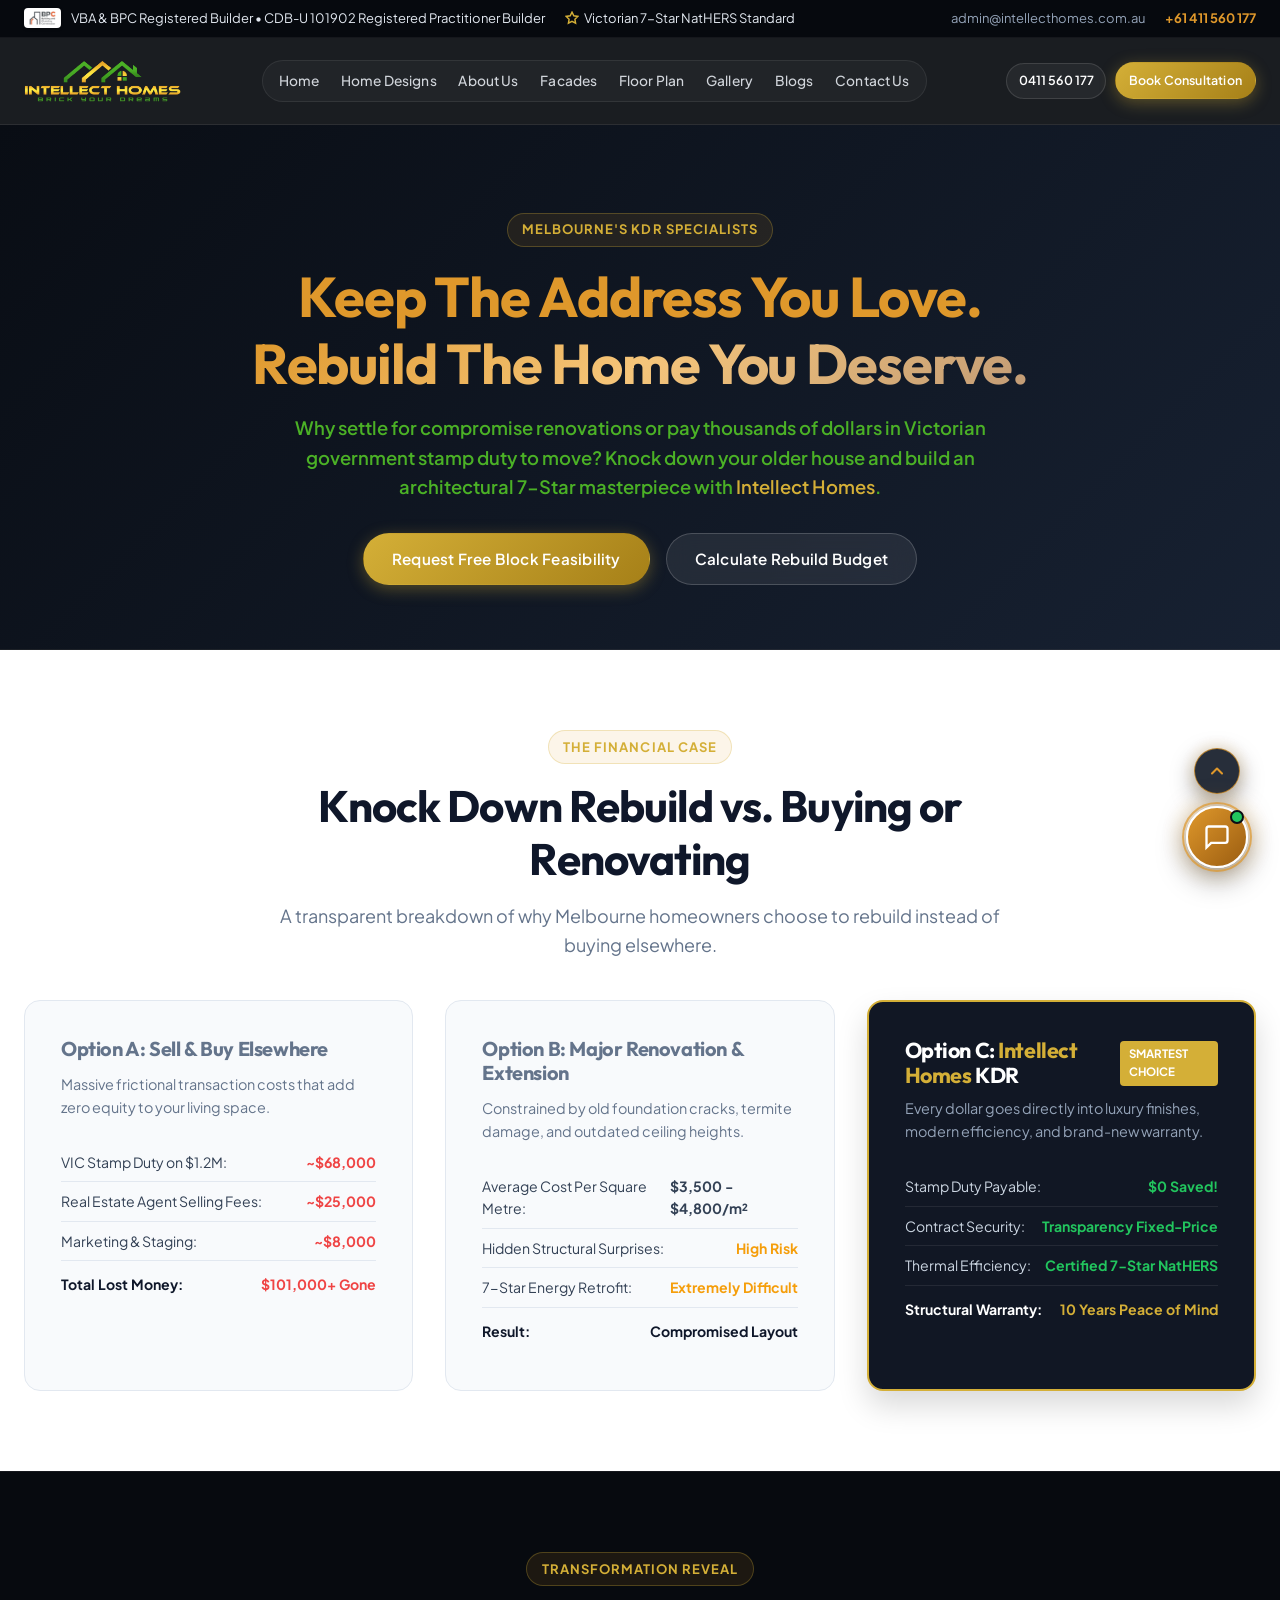
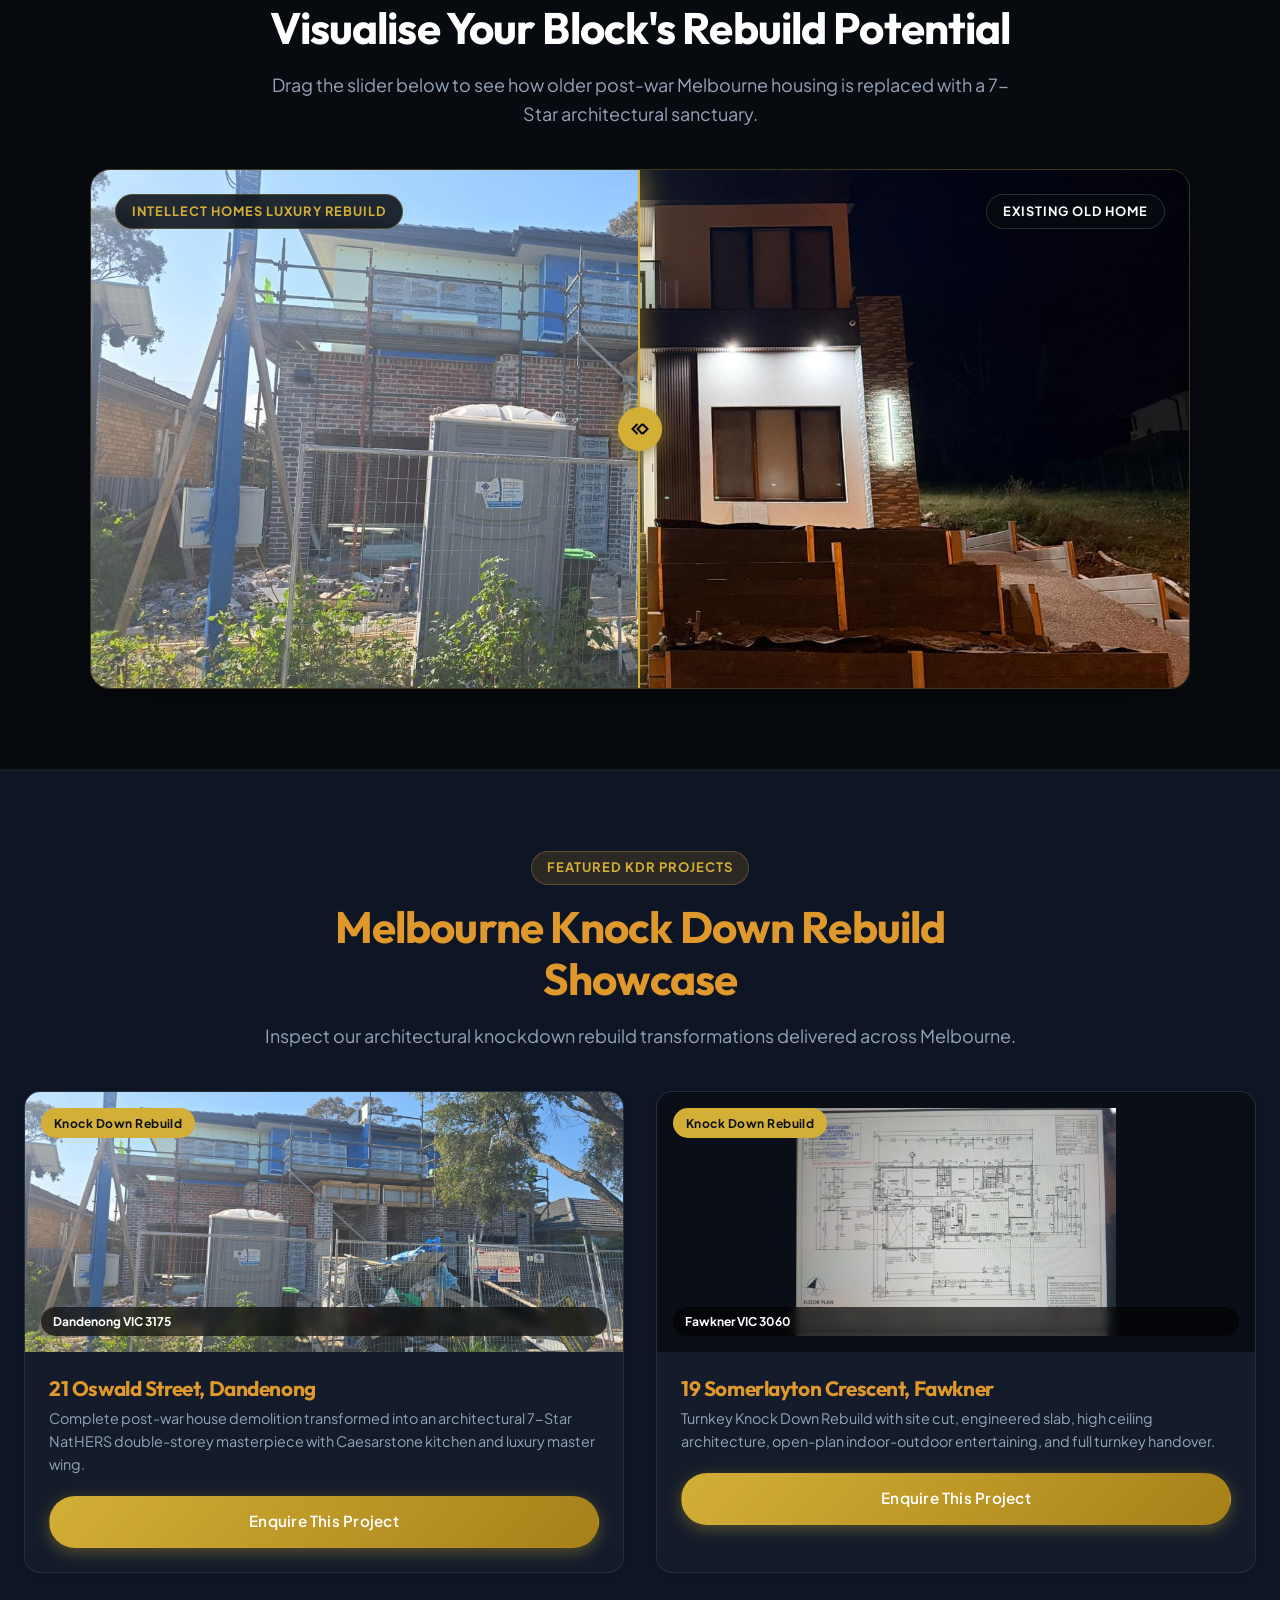
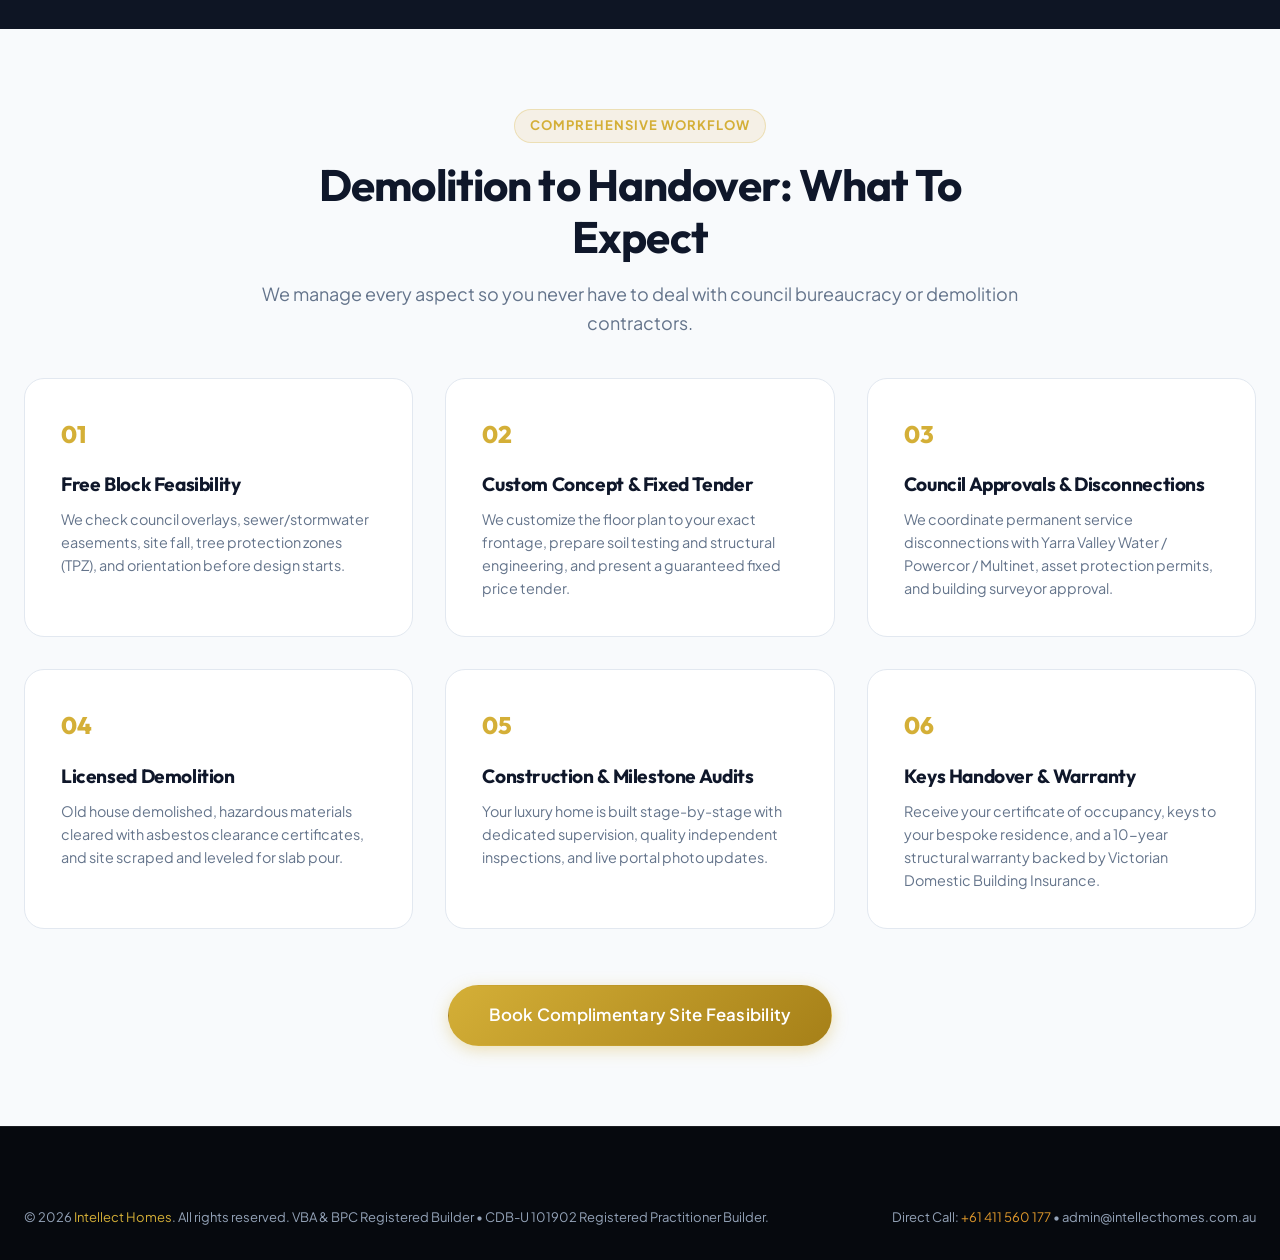
<file: knockdown-rebuild.html>
<!DOCTYPE html>
<html lang="en-AU">
<head>
  <meta charset="UTF-8">
  <meta http-equiv="X-UA-Compatible" content="IE=edge">
  <meta name="viewport" content="width=device-width, initial-scale=1.0">
  
  <title>Knock Down Rebuild Melbourne | Intellect Homes Specialists</title>
  <meta name="description" content="Replace your old Melbourne home with a luxury custom residence. Save tens of thousands on stamp duty, avoid moving costs, and stay in the suburb you love. Complete demolition, council, and construction management.">
  <meta name="keywords" content="Knock down rebuild Melbourne, KDR Melbourne builder, demolish and rebuild Victoria, knock down rebuild costs Melbourne, luxury knock down rebuild">
  <link rel="canonical" href="https://intellecthomes.com.au/knockdown-rebuild/">

  <!-- Favicon -->
  <link rel="icon" type="image/webp" href="assets/images/favicon.webp">

  <!-- Google Fonts -->
  <link rel="preconnect" href="https://fonts.googleapis.com">
  <link rel="preconnect" href="https://fonts.gstatic.com" crossorigin>
  <link href="https://fonts.googleapis.com/css2?family=Outfit:wght@400;500;600;700;800&family=Plus+Jakarta+Sans:wght@400;500;600;700&display=swap" rel="stylesheet">

  <link rel="stylesheet" href="assets/css/style.css">
</head>
<body>

  <!-- Top Bar -->
  <div class="top-bar">
    <div class="container">
      <div class="top-bar-left">
        <span class="top-bar-badge">
          <span class="badge-logo-box"><img src="assets/images/bpc-primary.png" alt="BPC Registered Builder" class="badge-logo-img"></span>
          VBA &amp; BPC Registered Builder &bull; CDB-U 101902 Registered Practitioner Builder
        </span>
        <span class="top-bar-badge">
          <svg width="14" height="14" viewBox="0 0 24 24" fill="none" stroke="currentColor" stroke-width="2.5"><polygon points="12 2 15.09 8.26 22 9.27 17 14.14 18.18 21.02 12 17.77 5.82 21.02 7 14.14 2 9.27 8.91 8.26 12 2"/></svg>
          Victorian 7-Star NatHERS Standard
        </span>
      </div>
      <div class="top-bar-right">
        <a href="mailto:admin@intellecthomes.com.au" class="top-bar-link">admin@intellecthomes.com.au</a>
        <a href="tel:+61411560177" class="top-bar-link" style="color: #DF982B; font-weight: 700;">+61 411 560 177</a>
      </div>
    </div>
  </div>

  <!-- Header -->
  <header class="site-header" id="siteHeader">
    <div class="container nav-container">
      <a href="index.html" class="brand-logo" aria-label="Intellect Homes">
        <img src="assets/images/logo.webp" alt="Intellect Homes Logo">
      </a>

      <nav aria-label="Primary Navigation">
        <ul class="nav-menu">
          <li><a href="index.html" class="nav-link">Home</a></li>
          <li><a href="designs.html" class="nav-link">Home Designs</a></li>
          <li><a href="about.html" class="nav-link">About Us</a></li>
          <li><a href="facades.html" class="nav-link">Facades</a></li>
          <li><a href="floor-plan.html" class="nav-link">Floor Plan</a></li>
          <li><a href="gallery.html" class="nav-link">Gallery</a></li>
          <li><a href="blogs.html" class="nav-link">Blogs</a></li>
          <li><a href="contact.html" class="nav-link">Contact Us</a></li>
        </ul>
      </nav>

      <div class="nav-actions">
        <a href="tel:+61411560177" class="header-phone">0411 560 177</a>
        <a href="#consultModal" class="btn btn-primary" data-open-modal="consultModal">Book Consultation</a>
        <button class="mobile-menu-btn" aria-label="Toggle navigation menu">
          <svg width="24" height="24" viewBox="0 0 24 24" fill="none" stroke="currentColor" stroke-width="2"><line x1="3" y1="12" x2="21" y2="12"/><line x1="3" y1="6" x2="21" y2="6"/><line x1="3" y1="18" x2="21" y2="18"/></svg>
        </button>
      </div>
    </div>
  </header>

  <!-- Page Banner -->
  <section style="background: linear-gradient(135deg, #090D14 0%, #172132 100%); padding: 5.5rem 0 4rem 0; color: #fff; text-align: center; border-bottom: 1px solid rgba(255,255,255,0.08);">
    <div class="container">
      <span class="section-tag">MELBOURNE'S KDR SPECIALISTS</span>
      <h1 style="font-size: clamp(2.3rem, 4.5vw, 3.5rem); color: #DF982B; margin-bottom: 1rem;">
        Keep The Address You Love. <br><span class="text-gradient">Rebuild The Home You Deserve.</span>
      </h1>
      <p style="color: #4BB126; font-size: 1.15rem; max-width: 760px; margin: 0 auto 2rem auto; font-weight: 600; line-height: 1.6;">
        Why settle for compromise renovations or pay thousands of dollars in Victorian government stamp duty to move? Knock down your older house and build an architectural 7-Star masterpiece with <span class="text-gold">Intellect Homes</span>.
      </p>
      <div style="display: flex; gap: 1rem; justify-content: center; flex-wrap: wrap;">
        <button class="btn btn-primary" data-open-vip="true">Request Free Block Feasibility</button>
        <a href="calculator.html" class="btn btn-secondary">Calculate Rebuild Budget</a>
      </div>
    </div>
  </section>

  <!-- Financial Logic Comparison -->
  <section style="padding: 5rem 0; background: #FFFFFF;">
    <div class="container">
      <div class="section-header">
        <span class="section-tag">THE FINANCIAL CASE</span>
        <h2>Knock Down Rebuild vs. Buying or Renovating</h2>
        <p>A transparent breakdown of why Melbourne homeowners choose to rebuild instead of buying elsewhere.</p>
      </div>

      <div style="display: grid; grid-template-columns: repeat(auto-fit, minmax(320px, 1fr)); gap: 2rem;">
        <!-- Option 1: Selling & Buying Elsewhere -->
        <div style="background: #F8FAFC; border: 1px solid #E2E8F0; border-radius: 16px; padding: 2.25rem;">
          <h3 style="font-size: 1.25rem; margin-bottom: 0.75rem; color: #64748B;">Option A: Sell & Buy Elsewhere</h3>
          <p style="color: #64748B; font-size: 0.9rem; margin-bottom: 1.5rem;">Massive frictional transaction costs that add zero equity to your living space.</p>
          <ul style="list-style: none; font-size: 0.88rem; color: #334155;">
            <li style="padding: 0.5rem 0; border-bottom: 1px solid #E2E8F0; display: flex; justify-content: space-between;">
              <span>VIC Stamp Duty on $1.2M:</span>
              <strong style="color: #EF4444;">~$68,000</strong>
            </li>
            <li style="padding: 0.5rem 0; border-bottom: 1px solid #E2E8F0; display: flex; justify-content: space-between;">
              <span>Real Estate Agent Selling Fees:</span>
              <strong style="color: #EF4444;">~$25,000</strong>
            </li>
            <li style="padding: 0.5rem 0; border-bottom: 1px solid #E2E8F0; display: flex; justify-content: space-between;">
              <span>Marketing & Staging:</span>
              <strong style="color: #EF4444;">~$8,000</strong>
            </li>
            <li style="padding: 0.75rem 0; font-weight: 700; color: #0F172A; display: flex; justify-content: space-between;">
              <span>Total Lost Money:</span>
              <strong style="color: #EF4444;">$101,000+ Gone</strong>
            </li>
          </ul>
        </div>

        <!-- Option 2: Major Renovation -->
        <div style="background: #F8FAFC; border: 1px solid #E2E8F0; border-radius: 16px; padding: 2.25rem;">
          <h3 style="font-size: 1.25rem; margin-bottom: 0.75rem; color: #64748B;">Option B: Major Renovation & Extension</h3>
          <p style="color: #64748B; font-size: 0.9rem; margin-bottom: 1.5rem;">Constrained by old foundation cracks, termite damage, and outdated ceiling heights.</p>
          <ul style="list-style: none; font-size: 0.88rem; color: #334155;">
            <li style="padding: 0.5rem 0; border-bottom: 1px solid #E2E8F0; display: flex; justify-content: space-between;">
              <span>Average Cost Per Square Metre:</span>
              <strong>$3,500 - $4,800/m²</strong>
            </li>
            <li style="padding: 0.5rem 0; border-bottom: 1px solid #E2E8F0; display: flex; justify-content: space-between;">
              <span>Hidden Structural Surprises:</span>
              <strong style="color: #F59E0B;">High Risk</strong>
            </li>
            <li style="padding: 0.5rem 0; border-bottom: 1px solid #E2E8F0; display: flex; justify-content: space-between;">
              <span>7-Star Energy Retrofit:</span>
              <strong style="color: #F59E0B;">Extremely Difficult</strong>
            </li>
            <li style="padding: 0.75rem 0; font-weight: 700; color: #0F172A; display: flex; justify-content: space-between;">
              <span>Result:</span>
              <span>Compromised Layout</span>
            </li>
          </ul>
        </div>

        <!-- Option 3: Intellect Knock Down Rebuild -->
        <div style="background: #111724; border: 2px solid var(--accent-gold); border-radius: 16px; padding: 2.25rem; color: #fff; box-shadow: 0 15px 30px rgba(0,0,0,0.15);">
          <div style="display: flex; justify-content: space-between; align-items: center; margin-bottom: 0.5rem;">
            <h3 style="font-size: 1.35rem; color: #fff;">Option C: <span class="text-gold">Intellect Homes</span> KDR</h3>
            <span style="background: var(--accent-gold); color: #fff; font-size: 0.72rem; font-weight: 700; padding: 0.25rem 0.6rem; border-radius: 4px;">SMARTEST CHOICE</span>
          </div>
          <p style="color: #94A3B8; font-size: 0.9rem; margin-bottom: 1.5rem;">Every dollar goes directly into luxury finishes, modern efficiency, and brand-new warranty.</p>
          <ul style="list-style: none; font-size: 0.88rem; color: #CBD5E1;">
            <li style="padding: 0.5rem 0; border-bottom: 1px solid rgba(255,255,255,0.08); display: flex; justify-content: space-between;">
              <span>Stamp Duty Payable:</span>
              <strong style="color: #22C55E;">$0 Saved!</strong>
            </li>
            <li style="padding: 0.5rem 0; border-bottom: 1px solid rgba(255,255,255,0.08); display: flex; justify-content: space-between;">
              <span>Contract Security:</span>
              <strong style="color: #22C55E;">Transparency Fixed-Price</strong>
            </li>
            <li style="padding: 0.5rem 0; border-bottom: 1px solid rgba(255,255,255,0.08); display: flex; justify-content: space-between;">
              <span>Thermal Efficiency:</span>
              <strong style="color: #22C55E;">Certified 7-Star NatHERS</strong>
            </li>
            <li style="padding: 0.75rem 0; font-weight: 700; color: #fff; display: flex; justify-content: space-between;">
              <span>Structural Warranty:</span>
              <strong style="color: var(--accent-gold);">10 Years Peace of Mind</strong>
            </li>
          </ul>
        </div>
      </div>
    </div>
  </section>

  <!-- ==========================================================================
       INTERACTIVE BEFORE & AFTER TRANSFORMATION SLIDER
       ========================================================================== -->
  <section style="padding: 5rem 0; background: #070A0F; color: #fff; border-top: 1px solid rgba(255,255,255,0.06); border-bottom: 1px solid rgba(255,255,255,0.06);">
    <div class="container">
      <div class="section-header">
        <span class="section-tag">TRANSFORMATION REVEAL</span>
        <h2 style="color: #fff;">Visualise Your Block's Rebuild Potential</h2>
        <p style="color: #94A3B8;">Drag the slider below to see how older post-war Melbourne housing is replaced with a 7-Star architectural sanctuary.</p>
      </div>

      <div class="before-after-wrapper">
        <div class="before-after-img before">
          <img src="assets/images/WhatsApp-Image-2026-08-28-at-12.30.06-PM.jpeg" alt="Before: Older Melbourne House">
          <span class="before-after-label before-lbl">Existing Old Home</span>
        </div>
        <div class="before-after-img after">
          <img src="assets/images/WhatsApp-Image-2026-09-03-at-3.51.27-PM.jpeg" alt="After: Intellect Homes KDR 21 Oswald Street Dandenong">
          <span class="before-after-label after-lbl"><span class="text-gold">Intellect Homes</span> Luxury Rebuild</span>
        </div>
        <div class="before-after-handle">
          <div class="handle-circle">
            <svg width="20" height="20" viewBox="0 0 24 24" fill="none" stroke="currentColor" stroke-width="2.5"><polyline points="15 18 9 12 15 6"/><polyline points="9 18 3 12 9 6"/><polyline points="15 6 21 12 15 18"/></svg>
          </div>
        </div>
      </div>
    </div>
  </section>

  <!-- Melbourne KDR Completed Projects Showcase -->
  <section style="padding: 5rem 0 3.5rem 0; background: #0E1524; color: #FFFFFF; border-top: 1px solid rgba(255,255,255,0.06);">
    <div class="container">
      <div class="section-header">
        <span class="section-tag" style="background: rgba(223, 152, 43, 0.15);">FEATURED KDR PROJECTS</span>
        <h2 style="color: #DF982B;">Melbourne Knock Down Rebuild Showcase</h2>
        <p style="color: #94A3B8;">Inspect our architectural knockdown rebuild transformations delivered across Melbourne.</p>
      </div>

      <div class="designs-grid" style="display: grid; grid-template-columns: repeat(auto-fit, minmax(320px, 1fr)); gap: 2rem;">
        <!-- KDR Project 1 -->
        <article class="design-card" style="background: #141C2B; border: 1px solid rgba(255,255,255,0.08); border-radius: 16px; overflow: hidden;">
          <div class="design-media" style="position: relative; height: 260px;">
            <img src="assets/images/WhatsApp-Image-2026-09-03-at-3.51.27-PM.jpeg" alt="21 Oswald Street Dandenong KDR" style="width: 100%; height: 100%; object-fit: cover;">
            <span class="design-tag" style="position: absolute; top: 1rem; left: 1rem; background: var(--accent-gold); color: #0B1019; font-weight: 700; font-size: 0.75rem; padding: 0.35rem 0.8rem; border-radius: 9999px;">Knock Down Rebuild</span>
            <span class="design-suburb" style="position: absolute; bottom: 1rem; left: 1rem; background: rgba(0,0,0,0.65); color: #fff; font-size: 0.75rem; padding: 0.3rem 0.75rem; border-radius: 9999px;">Dandenong VIC 3175</span>
          </div>
          <div class="design-content" style="padding: 1.5rem;">
            <h3 style="color: #DF982B; font-size: 1.3rem; margin-bottom: 0.35rem;">21 Oswald Street, Dandenong</h3>
            <p style="color: #94A3B8; font-size: 0.9rem; line-height: 1.6; margin-bottom: 1.25rem;">Complete post-war house demolition transformed into an architectural 7-Star NatHERS double-storey masterpiece with Caesarstone kitchen and luxury master wing.</p>
            <div style="display: flex; gap: 0.75rem;">
              <button class="btn btn-primary" style="flex: 1;" data-open-modal="consultModal">Enquire This Project</button>
            </div>
          </div>
        </article>

        <!-- KDR Project 2 -->
        <article class="design-card" style="background: #141C2B; border: 1px solid rgba(255,255,255,0.08); border-radius: 16px; overflow: hidden;">
          <div class="design-media" style="position: relative; height: 260px;">
            <img src="assets/images/WhatsApp-Image-2026-09-03-at-6.25.19-PM-1024x731.jpeg" alt="19 Somerlayton Crescent Fawkner VIC 3060 KDR Plan" style="width: 100%; height: 100%; object-fit: contain; background: #0A0F17; padding: 1rem;">
            <span class="design-tag" style="position: absolute; top: 1rem; left: 1rem; background: var(--accent-gold); color: #0B1019; font-weight: 700; font-size: 0.75rem; padding: 0.35rem 0.8rem; border-radius: 9999px;">Knock Down Rebuild</span>
            <span class="design-suburb" style="position: absolute; bottom: 1rem; left: 1rem; background: rgba(0,0,0,0.65); color: #fff; font-size: 0.75rem; padding: 0.3rem 0.75rem; border-radius: 9999px;">Fawkner VIC 3060</span>
          </div>
          <div class="design-content" style="padding: 1.5rem;">
            <h3 style="color: #DF982B; font-size: 1.3rem; margin-bottom: 0.35rem;">19 Somerlayton Crescent, Fawkner</h3>
            <p style="color: #94A3B8; font-size: 0.9rem; line-height: 1.6; margin-bottom: 1.25rem;">Turnkey Knock Down Rebuild with site cut, engineered slab, high ceiling architecture, open-plan indoor-outdoor entertaining, and full turnkey handover.</p>
            <div style="display: flex; gap: 0.75rem;">
              <button class="btn btn-primary" style="flex: 1;" data-open-modal="consultModal">Enquire This Project</button>
            </div>
          </div>
        </article>
      </div>
    </div>
  </section>

  <!-- Complete KDR Process Breakdown -->
  <section style="padding: 5rem 0; background: #F8FAFC;">
    <div class="container">
      <div class="section-header">
        <span class="section-tag">COMPREHENSIVE WORKFLOW</span>
        <h2>Demolition to Handover: What To Expect</h2>
        <p>We manage every aspect so you never have to deal with council bureaucracy or demolition contractors.</p>
      </div>

      <div class="timeline-grid">
        <div class="timeline-card">
          <div class="step-header">
            <span class="step-num-badge">01</span>
          </div>
          <h3>Free Block Feasibility</h3>
          <p>We check council overlays, sewer/stormwater easements, site fall, tree protection zones (TPZ), and orientation before design starts.</p>
        </div>

        <div class="timeline-card">
          <div class="step-header">
            <span class="step-num-badge">02</span>
          </div>
          <h3>Custom Concept & Fixed Tender</h3>
          <p>We customize the floor plan to your exact frontage, prepare soil testing and structural engineering, and present a guaranteed fixed price tender.</p>
        </div>

        <div class="timeline-card">
          <div class="step-header">
            <span class="step-num-badge">03</span>
          </div>
          <h3>Council Approvals & Disconnections</h3>
          <p>We coordinate permanent service disconnections with Yarra Valley Water / Powercor / Multinet, asset protection permits, and building surveyor approval.</p>
        </div>

        <div class="timeline-card">
          <div class="step-header">
            <span class="step-num-badge">04</span>
          </div>
          <h3>Licensed Demolition</h3>
          <p>Old house demolished, hazardous materials cleared with asbestos clearance certificates, and site scraped and leveled for slab pour.</p>
        </div>

        <div class="timeline-card">
          <div class="step-header">
            <span class="step-num-badge">05</span>
          </div>
          <h3>Construction & Milestone Audits</h3>
          <p>Your luxury home is built stage-by-stage with dedicated supervision, quality independent inspections, and live portal photo updates.</p>
        </div>

        <div class="timeline-card">
          <div class="step-header">
            <span class="step-num-badge">06</span>
          </div>
          <h3>Keys Handover & Warranty</h3>
          <p>Receive your certificate of occupancy, keys to your bespoke residence, and a 10-year structural warranty backed by Victorian Domestic Building Insurance.</p>
        </div>
      </div>

      <div style="text-align: center; margin-top: 3.5rem;">
        <button class="btn btn-primary" style="padding: 1rem 2.5rem; font-size: 1.05rem;" data-open-modal="consultModal">
          Book Complimentary Site Feasibility
        </button>
      </div>
    </div>
  </section>

  <!-- Footer -->
  <footer class="site-footer">
    <div class="container">
      <div class="footer-bottom" style="border: none; padding: 0;">
        <p>&copy; 2026 <span class="text-gold">Intellect Homes</span>. All rights reserved. VBA &amp; BPC Registered Builder &bull; CDB-U 101902 Registered Practitioner Builder.</p>
        <p>Direct Call: <a href="tel:+61411560177" style="color: #DF982B;">+61 411 560 177</a> &bull; admin@intellecthomes.com.au</p>
      </div>
    </div>
  </footer>

  <!-- Modal -->
  <div class="modal-overlay" id="consultModal">
    <div class="modal-box">
      <button class="modal-close-btn" aria-label="Close modal">&times;</button>
      <div style="margin-bottom: 1.5rem;">
        <span class="section-tag" style="margin-bottom: 0.5rem;">KDR FEASIBILITY CHECK</span>
        <h3 style="font-size: 1.5rem; color: #0F172A; margin-bottom: 0.4rem;">Book Your KDR Site Assessment</h3>
        <p style="color: #64748B; font-size: 0.9rem;">
          Provide your Melbourne address. Our senior director will review planning overlays, title easements, and prepare an initial budget feasibility report.
        </p>
      </div>
      <form id="consultationForm">
        <div class="form-group">
          <label class="form-label" for="consultName">Full Name *</label>
          <input type="text" class="form-control" id="consultName" placeholder="e.g. David Smith" required>
        </div>
        <div class="form-row-2col">
          <div class="form-group">
            <label class="form-label" for="consultPhone">Phone Number *</label>
            <input type="tel" class="form-control" id="consultPhone" placeholder="0411 000 000" required>
          </div>
          <div class="form-group">
            <label class="form-label" for="consultEmail">Email Address *</label>
            <input type="email" class="form-control" id="consultEmail" placeholder="david@example.com" required>
          </div>
        </div>
        <div class="form-group">
          <label class="form-label" for="consultAddress">Melbourne Property Address to Rebuild *</label>
          <input type="text" class="form-control" id="consultAddress" placeholder="Street Address, Suburb & Postcode" required>
        </div>
        <button type="submit" class="btn btn-primary" style="width: 100%; padding: 0.95rem; font-size: 1rem;">
          Submit KDR Feasibility Request
        </button>
      </form>
    </div>
  </div>

    <!-- FLOATING VIP CONCIERGE & WHATSAPP HUB -->
  <div class="vip-concierge-widget" id="vipConciergeWidget">
    <div class="vip-concierge-trigger" id="vipConciergeTrigger" aria-label="Open VIP Concierge">
      <div class="vip-pulse-ring"></div>
      <div class="vip-badge-online"></div>
      <svg width="28" height="28" viewBox="0 0 24 24" fill="none" stroke="currentColor" stroke-width="2"><path d="M21 15a2 2 0 0 1-2 2H7l-4 4V5a2 2 0 0 1 2-2h14a2 2 0 0 1 2 2z"/></svg>
    </div>

    <div class="vip-concierge-modal" id="vipConciergeModal">
      <div class="vip-modal-header">
        <div>
          <h4>VIP Builder Concierge</h4>
          <span><span class="live-indicator-dot" style="width: 6px; height: 6px;"></span> Registered Builder Online</span>
        </div>
        <button class="modal-close-btn" id="vipCloseBtn" style="position: static; font-size: 1.5rem;">&times;</button>
      </div>

      <div class="vip-modal-body">
        <div class="vip-rating-badge">
          <span>Google Verified Rating</span>
          <strong>⭐ 5.0 ★★★★★ (48+ Reviews)</strong>
        </div>

        <a href="https://wa.me/61411560177?text=Hi%20Intellect%20Homes%2C%20I%20am%20interested%20in%20building%20in%20Melbourne%20and%20would%20like%20to%20discuss%20feasibility." target="_blank" rel="noopener" class="vip-action-btn vip-whatsapp-btn">
          <svg width="20" height="20" viewBox="0 0 24 24" fill="currentColor"><path d="M12.031 6.172c-3.181 0-5.767 2.586-5.768 5.766-.001 1.298.38 2.27 1.019 3.287l-.711 2.599 2.664-.698c.969.585 1.961.942 2.801.943h.005c3.18 0 5.767-2.587 5.768-5.766.001-3.187-2.575-5.77-5.778-5.771zm3.392 8.244c-.144.405-.837.774-1.17.824-.312.045-.694.074-2.147-.532-1.859-.778-3.045-2.671-3.137-2.795-.094-.124-.761-1.012-.761-1.93 0-.918.481-1.37.653-1.558.172-.187.375-.234.5-.234.126 0 .252.001.363.007.117.006.274-.045.428.327.159.384.542 1.323.59 1.42.048.098.08.212.016.339-.064.127-.096.207-.19.318-.095.111-.199.248-.284.333-.095.095-.195.198-.083.39.112.193.498.822 1.069 1.33 1.08.96 1.432 1.107 1.637 1.202.205.096.326.08.448-.061.122-.142.525-.61.666-.821.141-.212.283-.177.472-.106.189.071 1.199.566 1.405.669.206.104.343.155.394.24.051.085.051.493-.093.898z"/></svg>
          Direct WhatsApp With Builder
        </a>

        <a href="tel:+61411560177" class="vip-action-btn vip-call-btn">
          <svg width="20" height="20" viewBox="0 0 24 24" fill="none" stroke="currentColor" stroke-width="2"><path d="M22 16.92v3a2 2 0 0 1-2.18 2 19.79 19.79 0 0 1-8.63-3.07 19.5 19.5 0 0 1-6-6 19.79 19.79 0 0 1-3.07-8.67A2 2 0 0 1 4.11 2h3a2 2 0 0 1 2 1.72 12.84 12.84 0 0 0 .7 2.81 2 2 0 0 1-.45 2.11L8.09 9.91a16 16 0 0 0 6 6l1.27-1.27a2 2 0 0 1 2.11-.45 12.84 12.84 0 0 0 2.81.7A2 2 0 0 1 22 16.92z"/></svg>
          Direct Phone: 0411 560 177
        </a>

        <a href="mailto:admin@intellecthomes.com.au" class="vip-action-btn vip-call-btn" style="color: #DF982B; border-color: rgba(223, 152, 43, 0.35);">
          <svg width="20" height="20" viewBox="0 0 24 24" fill="none" stroke="currentColor" stroke-width="2"><path d="M4 4h16c1.1 0 2 .9 2 2v12c0 1.1-.9 2-2 2H4c-1.1 0-2-.9-2-2V6c0-1.1.9-2 2-2z"/><polyline points="22,6 12,13 2,6"/></svg>
          Email: admin@intellecthomes.com.au
        </a>

        <button class="vip-action-btn vip-lookbook-btn" data-open-modal="consultModal" style="width: 100%; border: none; cursor: pointer; text-align: left;">
          <svg width="20" height="20" viewBox="0 0 24 24" fill="none" stroke="currentColor" stroke-width="2"><path d="M14 2H6a2 2 0 0 0-2 2v16a2 2 0 0 0 2 2h12a2 2 0 0 0 2-2V8z"/><polyline points="14 2 14 8 20 8"/><line x1="16" y1="13" x2="8" y2="13"/><line x1="16" y1="17" x2="8" y2="17"/><polyline points="10 9 9 9 8 9"/></svg>
          Request 2026 Specification and inclusion list.
        </button>
      </div>
    </div>
  </div>
  <script src="assets/js/main.js"></script>
</body>
</html>
</file>
<file: assets/css/style.css>
/* ==========================================================================
   INTELLECT HOMES - 2026 LUXURY ARCHITECTURAL DESIGN SYSTEM
   Modern, High-Conversion, Australian Custom Builder Aesthetics
   ========================================================================== */

:root {
  /* Ultra-Luxury 2026 Architectural Color Palette */
  --bg-dark: #070A0F;
  --bg-card-dark: #0E131E;
  --bg-card-hover: #151D2C;
  --bg-surface: #1B2436;
  --bg-light: #F8FAFC;
  --bg-white: #FFFFFF;
  --bg-muted: #F1F5F9;

  /* Royal Champagne Gold & Brushed Bronze Accents */
  --accent-gold: #D4AF37;
  --accent-gold-light: #F3D279;
  --accent-gold-dark: #A68018;
  --accent-amber: #E09F3E;
  --accent-champagne: #CBB279;
  --accent-champagne-light: #E8D9AF;
  
  --text-main: #0F172A;
  --text-muted: #64748B;
  --text-light: #F8FAFC;
  --text-light-muted: #94A3B8;
  
  --border-light: #E2E8F0;
  --border-dark: rgba(255, 255, 255, 0.08);
  --border-gold: rgba(212, 175, 55, 0.28);
  --border-gold-glow: rgba(212, 175, 55, 0.5);
  
  --shadow-sm: 0 2px 8px rgba(0, 0, 0, 0.04);
  --shadow-md: 0 10px 25px -5px rgba(0, 0, 0, 0.08), 0 8px 10px -6px rgba(0, 0, 0, 0.04);
  --shadow-lg: 0 20px 35px -10px rgba(0, 0, 0, 0.15), 0 12px 16px -8px rgba(0, 0, 0, 0.08);
  --shadow-glow: 0 0 35px rgba(212, 175, 55, 0.22);

  /* Typography */
  --font-heading: 'Outfit', -apple-system, BlinkMacSystemFont, "Segoe UI", Roboto, sans-serif;
  --font-body: 'Plus Jakarta Sans', -apple-system, BlinkMacSystemFont, "Segoe UI", Roboto, sans-serif;

  /* Transitions */
  --transition-fast: 0.2s cubic-bezier(0.4, 0, 0.2, 1);
  --transition-normal: 0.35s cubic-bezier(0.16, 1, 0.3, 1);
  --transition-slow: 0.6s cubic-bezier(0.16, 1, 0.3, 1);
  
  --radius-sm: 6px;
  --radius-md: 12px;
  --radius-lg: 20px;
  --radius-full: 9999px;

  --container-max: 1380px;
}

/* CSS Reset & Global Standards */
*, *::before, *::after {
  box-sizing: border-box;
  margin: 0;
  padding: 0;
}

html {
  font-size: 16px;
  scroll-behavior: smooth;
  -webkit-font-smoothing: antialiased;
  -moz-osx-font-smoothing: grayscale;
}

body {
  font-family: var(--font-body);
  color: var(--text-main);
  background-color: var(--bg-light);
  line-height: 1.6;
  overflow-x: hidden;
}

img {
  max-width: 100%;
  height: auto;
  display: block;
}

a {
  color: inherit;
  text-decoration: none;
  transition: var(--transition-fast);
}

button, input, select, textarea {
  font: inherit;
}

/* Container */
.container {
  width: 100%;
  max-width: var(--container-max);
  margin-left: auto;
  margin-right: auto;
  padding-left: 1.5rem;
  padding-right: 1.5rem;
}

/* Typography Helpers */
h1, h2, h3, h4, h5, h6 {
  font-family: var(--font-heading);
  font-weight: 700;
  line-height: 1.2;
  color: var(--text-main);
  letter-spacing: -0.02em;
}

.text-gold {
  color: var(--accent-gold);
}

.text-gradient {
  background: linear-gradient(135deg, #DF982B 0%, #F5C57A 50%, #C19B76 100%);
  -webkit-background-clip: text;
  -webkit-text-fill-color: transparent;
}

.section-tag {
  display: inline-flex;
  align-items: center;
  gap: 0.5rem;
  padding: 0.35rem 0.9rem;
  background: rgba(223, 152, 43, 0.1);
  border: 1px solid var(--border-gold);
  border-radius: var(--radius-full);
  color: var(--accent-gold);
  font-size: 0.8125rem;
  font-weight: 700;
  text-transform: uppercase;
  letter-spacing: 0.08em;
  margin-bottom: 1rem;
}

.section-header {
  text-align: center;
  max-width: 760px;
  margin: 0 auto 2.5rem auto;
}

.section-header h2 {
  font-size: clamp(2rem, 3.5vw, 2.75rem);
  margin-bottom: 1rem;
}

.section-header p {
  color: var(--text-muted);
  font-size: 1.125rem;
}

/* Buttons */
.btn {
  display: inline-flex;
  align-items: center;
  justify-content: center;
  gap: 0.625rem;
  padding: 0.8rem 1.75rem;
  font-weight: 600;
  font-size: 0.95rem;
  border-radius: var(--radius-full);
  cursor: pointer;
  border: 1px solid transparent;
  transition: all var(--transition-normal);
  white-space: nowrap;
  letter-spacing: 0.015em;
  position: relative;
  overflow: hidden;
}

.btn-primary {
  background: linear-gradient(135deg, var(--accent-gold) 0%, var(--accent-gold-dark) 100%);
  color: #FFFFFF;
  box-shadow: 0 4px 16px rgba(212, 175, 55, 0.35);
}

.btn-primary::after {
  content: '';
  position: absolute;
  top: -50%;
  left: -70%;
  width: 40%;
  height: 200%;
  background: linear-gradient(
    60deg,
    rgba(255, 255, 255, 0) 0%,
    rgba(255, 255, 255, 0.4) 50%,
    rgba(255, 255, 255, 0) 100%
  );
  transform: rotate(25deg);
  animation: btnGlint 4.5s infinite ease-in-out;
}

@keyframes btnGlint {
  0%, 75% { left: -70%; }
  100% { left: 150%; }
}

.btn-primary:hover {
  background: linear-gradient(135deg, var(--accent-gold-light) 0%, var(--accent-gold) 100%);
  box-shadow: 0 6px 24px rgba(212, 175, 55, 0.55);
  transform: translateY(-2px);
  color: #FFFFFF;
}

.btn:active {
  transform: scale(0.97) !important;
}

.btn-secondary {
  background: rgba(255, 255, 255, 0.08);
  backdrop-filter: blur(12px);
  color: #FFFFFF;
  border: 1px solid rgba(255, 255, 255, 0.18);
}

.btn-secondary:hover {
  background: rgba(255, 255, 255, 0.18);
  border-color: rgba(212, 175, 55, 0.5);
  box-shadow: 0 0 20px rgba(212, 175, 55, 0.2);
  transform: translateY(-2px);
  color: #FFFFFF;
}

.btn-outline-gold {
  background: transparent;
  color: var(--accent-gold);
  border: 1.5px solid var(--accent-gold);
}

.btn-outline-gold:hover {
  background: var(--accent-gold);
  color: #070A0F;
  font-weight: 700;
  box-shadow: 0 0 20px rgba(212, 175, 55, 0.35);
  transform: translateY(-2px);
}

.btn-white {
  background: #FFFFFF;
  color: var(--bg-dark);
  box-shadow: var(--shadow-md);
}

.btn-white:hover {
  background: #F8FAFC;
  box-shadow: 0 8px 25px rgba(0, 0, 0, 0.15);
  transform: translateY(-2px);
}

/* ==========================================================================
   TOP BAR & TRUST STRIP
   ========================================================================== */
.top-bar {
  background: #06090E;
  color: var(--text-light-muted);
  font-size: 0.8125rem;
  border-bottom: 1px solid rgba(255, 255, 255, 0.06);
  padding: 0.5rem 0;
}

.top-bar .container {
  display: flex;
  justify-content: space-between;
  align-items: center;
  flex-wrap: wrap;
  gap: 0.5rem;
}

.top-bar-left, .top-bar-right {
  display: flex;
  align-items: center;
  gap: 1.25rem;
}

.top-bar-badge {
  display: inline-flex;
  align-items: center;
  gap: 0.35rem;
  color: #E2E8F0;
}

.badge-logo-box {
  display: inline-flex;
  align-items: center;
  justify-content: center;
  background: #FFFFFF;
  border-radius: 4px;
  padding: 1px 5px;
  height: 20px;
  box-shadow: 0 1px 3px rgba(0, 0, 0, 0.25);
  vertical-align: middle;
  flex-shrink: 0;
  margin-right: 4px;
}

.badge-logo-img {
  height: 14px;
  width: auto;
  max-width: 42px;
  object-fit: contain;
  display: block;
}

.top-bar-badge svg {
  color: var(--accent-gold);
}

.top-bar-link {
  color: var(--text-light-muted);
  display: inline-flex;
  align-items: center;
  gap: 0.35rem;
}

.top-bar-link:hover {
  color: var(--accent-gold);
}

/* ==========================================================================
   NAVIGATION
   ========================================================================== */
.site-header {
  position: sticky;
  top: 0;
  left: 0;
  width: 100%;
  z-index: 1000;
  background: rgba(7, 10, 15, 0.92);
  backdrop-filter: blur(20px);
  border-bottom: 1px solid rgba(255, 255, 255, 0.08);
  transition: all var(--transition-normal);
}

.site-header.scrolled {
  background: rgba(7, 10, 15, 0.98);
  box-shadow: 0 10px 35px rgba(0, 0, 0, 0.4);
  border-bottom-color: rgba(212, 175, 55, 0.2);
}

.nav-container {
  display: flex;
  align-items: center;
  justify-content: space-between;
  min-height: 86px;
  gap: 0.85rem;
}

.brand-logo {
  display: flex;
  align-items: center;
  gap: 0.75rem;
  flex-shrink: 0;
}

.brand-logo img {
  height: 58px;
  width: auto;
  max-width: 210px;
  object-fit: contain;
  transition: transform var(--transition-fast);
}

.brand-logo:hover img {
  transform: scale(1.02);
}

/* Hide duplicate brand text next to the full image logo to preserve navbar space */
.brand-text {
  display: none !important;
}

.site-header nav {
  flex: 1;
  display: flex;
  justify-content: center;
  min-width: 0;
}

.nav-menu {
  display: flex;
  align-items: center;
  gap: 0.22rem;
  list-style: none;
  margin: 0;
  padding: 0.35rem 0.48rem;
  background: rgba(255, 255, 255, 0.03);
  border: 1px solid rgba(255, 255, 255, 0.08);
  border-radius: var(--radius-full);
}

.nav-link {
  font-family: var(--font-body);
  font-weight: 500;
  font-size: 0.93rem;
  color: #D1D5DB;
  padding: 0.52rem 0.8rem;
  border-radius: var(--radius-full);
  white-space: nowrap;
  letter-spacing: 0.01em;
  transition: all 0.25s cubic-bezier(0.16, 1, 0.3, 1);
  display: inline-block;
  line-height: 1.2;
}

.nav-link:hover {
  color: #FFFFFF;
  background: rgba(255, 255, 255, 0.08);
}

.nav-link.active {
  color: var(--accent-gold);
  background: rgba(212, 175, 55, 0.14);
  border: 1px solid rgba(212, 175, 55, 0.35);
  font-weight: 600;
  box-shadow: 0 0 15px rgba(212, 175, 55, 0.15);
}

.nav-actions {
  display: flex;
  align-items: center;
  gap: 0.55rem;
  flex-shrink: 0;
}

.nav-actions .btn-primary {
  font-size: 0.84rem;
  padding: 0.55rem 1rem;
  white-space: nowrap;
}

.header-phone {
  display: inline-flex;
  align-items: center;
  gap: 0.45rem;
  color: #FFFFFF;
  font-weight: 600;
  font-size: 0.84rem;
  padding: 0.52rem 0.9rem;
  border-radius: var(--radius-full);
  background: rgba(255, 255, 255, 0.05);
  border: 1px solid rgba(255, 255, 255, 0.12);
  white-space: nowrap;
  flex-shrink: 0;
  transition: all var(--transition-fast);
}

.header-phone:hover {
  background: rgba(212, 175, 55, 0.15);
  border-color: var(--accent-gold);
  color: var(--accent-gold-light);
  box-shadow: 0 0 20px rgba(212, 175, 55, 0.25);
  transform: translateY(-1px);
}

.header-phone svg {
  color: var(--accent-gold);
  flex-shrink: 0;
  animation: phoneRing 3.5s infinite;
}

@keyframes phoneRing {
  0%, 80%, 100% { transform: rotate(0deg) scale(1); }
  83% { transform: rotate(-14deg) scale(1.15); }
  86% { transform: rotate(14deg) scale(1.15); }
  89% { transform: rotate(-10deg) scale(1.15); }
  92% { transform: rotate(10deg) scale(1.15); }
  95% { transform: rotate(0deg) scale(1); }
}

.mobile-menu-btn {
  display: none;
  background: none;
  border: none;
  color: #FFFFFF;
  font-size: 1.5rem;
  cursor: pointer;
  padding: 0.5rem;
}

/* ==========================================================================
   HERO SECTION
   ========================================================================== */
.hero-section {
  position: relative;
  min-height: 88vh;
  display: flex;
  align-items: center;
  background-color: var(--bg-dark);
  color: #FFFFFF;
  overflow: hidden;
}

.hero-section::before {
  content: '';
  position: absolute;
  top: 15%;
  left: 15%;
  width: 650px;
  height: 650px;
  background: radial-gradient(circle, rgba(212, 175, 55, 0.14) 0%, rgba(7, 10, 15, 0) 70%);
  filter: blur(80px);
  pointer-events: none;
  z-index: 2;
  animation: floatHeroAura 12s infinite alternate ease-in-out;
}

@keyframes floatHeroAura {
  0% { transform: translate(0, 0) scale(1); }
  50% { transform: translate(80px, 40px) scale(1.15); }
  100% { transform: translate(-40px, -20px) scale(0.95); }
}

.hero-background {
  position: absolute;
  top: 0;
  left: 0;
  width: 100%;
  height: 100%;
  z-index: 1;
}

.hero-background img {
  position: absolute;
  inset: 0;
  width: 100%;
  height: 100%;
  object-fit: cover;
  object-position: center 42%;
  transform: scale(1);
  animation: heroZoom 14s infinite alternate ease-in-out;
  opacity: 0;
  transition: opacity 1.1s ease-in-out;
}

.hero-background img.active {
  opacity: 1;
}

.hero-slider-dots {
  position: absolute;
  bottom: 1.25rem;
  left: 50%;
  transform: translateX(-50%);
  display: flex;
  align-items: center;
  gap: 0.55rem;
  z-index: 5;
}

.hero-dot {
  width: 10px;
  height: 10px;
  border-radius: 9999px;
  border: 1.5px solid rgba(212, 175, 55, 0.8);
  background: rgba(9, 13, 20, 0.55);
  padding: 0;
  cursor: pointer;
  transition: all 0.3s ease;
}

.hero-dot.active {
  width: 28px;
  background: var(--accent-gold);
  border-color: #FFFFFF;
}

@keyframes heroZoom {
  from { transform: scale(1); }
  to { transform: scale(1.03); }
}

.hero-overlay {
  position: absolute;
  top: 0;
  left: 0;
  width: 100%;
  height: 100%;
  background: linear-gradient(
    90deg, 
    rgba(7, 10, 15, 0.88) 0%, 
    rgba(7, 10, 15, 0.62) 42%, 
    rgba(7, 10, 15, 0.12) 100%
  );
  z-index: 2;
}

.hero-content {
  position: relative;
  z-index: 3;
  max-width: 720px;
  padding: 4rem 0;
}

.hero-trust-pill {
  display: inline-flex;
  align-items: center;
  gap: 0.5rem;
  background: rgba(255, 255, 255, 0.08);
  border: 1px solid rgba(223, 152, 43, 0.35);
  padding: 0.4rem 1rem;
  border-radius: var(--radius-full);
  margin-bottom: 1.5rem;
  backdrop-filter: blur(8px);
}

.hero-trust-pill .badge-logo-box {
  height: 22px;
  padding: 1px 6px;
  margin-right: 2px;
}

.hero-trust-pill .badge-logo-img {
  height: 15px;
  max-width: 44px;
}

.hero-trust-pill span {
  font-size: 0.8125rem;
  font-weight: 600;
  color: #F8FAFC;
  letter-spacing: 0.05em;
}

.hero-trust-pill svg {
  color: var(--accent-gold);
}

.hero-title {
  font-size: clamp(2.5rem, 5vw, 4rem);
  font-weight: 800;
  line-height: 1.1;
  color: #FFFFFF;
  margin-bottom: 1.25rem;
  letter-spacing: -0.03em;
}

.hero-subtitle {
  font-size: clamp(1.1rem, 2vw, 1.25rem);
  color: #CBD5E1;
  margin-bottom: 2rem;
  font-weight: 400;
  max-width: 620px;
}

.hero-cta-group {
  display: flex;
  align-items: center;
  flex-wrap: wrap;
  gap: 1rem;
  margin-bottom: 3rem;
}

.hero-stats {
  display: grid;
  grid-template-columns: repeat(3, 1fr);
  gap: 1.5rem;
  padding-top: 2rem;
  border-top: 1px solid rgba(255, 255, 255, 0.12);
}

.stat-item {
  display: flex;
  flex-direction: column;
}

.stat-number {
  font-family: var(--font-heading);
  font-size: 1.75rem;
  font-weight: 800;
  color: var(--accent-gold);
  line-height: 1.2;
}

.stat-label {
  font-size: 0.8125rem;
  color: var(--text-light-muted);
  font-weight: 500;
}

/* ==========================================================================
   TRUST BAR / ACCREDITATIONS
   ========================================================================== */
.trust-bar {
  background: #0E1420;
  border-bottom: 1px solid rgba(255, 255, 255, 0.08);
  padding: 1.5rem 0;
  color: #FFFFFF;
}

.trust-grid {
  display: grid;
  grid-template-columns: repeat(auto-fit, minmax(200px, 1fr));
  gap: 1.5rem;
  align-items: center;
}

.trust-feature {
  display: flex;
  align-items: center;
  gap: 0.875rem;
}

.trust-icon {
  width: 44px;
  height: 44px;
  border-radius: var(--radius-md);
  background: rgba(223, 152, 43, 0.12);
  border: 1px solid var(--border-gold);
  display: flex;
  align-items: center;
  justify-content: center;
  color: var(--accent-gold);
  flex-shrink: 0;
}

.trust-logo-box {
  width: 54px;
  height: 44px;
  padding: 4px 6px;
  border-radius: var(--radius-md);
  background: #FFFFFF;
  border: 1px solid rgba(223, 152, 43, 0.45);
  display: flex;
  align-items: center;
  justify-content: center;
  flex-shrink: 0;
  box-shadow: 0 2px 8px rgba(0, 0, 0, 0.25);
  transition: transform 0.25s ease, border-color 0.25s ease;
}

.trust-feature:hover .trust-logo-box {
  transform: translateY(-2px);
  border-color: var(--accent-gold);
}

.trust-logo-img {
  max-width: 100%;
  max-height: 100%;
  object-fit: contain;
  display: block;
}

/* Golden email link styling */
.top-bar-email,
.email-gold {
  color: #DF982B !important;
  font-weight: 700;
  transition: color 0.2s ease, opacity 0.2s ease;
}

.top-bar-email svg,
.email-gold svg {
  color: #DF982B !important;
}

.top-bar-email:hover,
.email-gold:hover {
  color: #F5B041 !important;
  opacity: 0.9;
  text-decoration: underline;
}

.trust-info h4 {
  font-size: 0.95rem;
  font-weight: 700;
  color: #FFFFFF;
  margin-bottom: 0.15rem;
}

.trust-info p {
  font-size: 0.8125rem;
  color: var(--text-light-muted);
}

/* ==========================================================================
   CORE SERVICES / BUILDING PILLARS
   ========================================================================== */
.services-section {
  padding: 3.75rem 0;
  background: #FFFFFF;
}

/* ==========================================================================
   GALLERY VIDEO WALKTHROUGHS (1 LANDSCAPE + 5 PORTRAIT REELS)
   ========================================================================== */
.video-showcase-section {
  padding: 3.75rem 0;
  background: #090D14;
  color: #FFFFFF;
  border-bottom: 1px solid rgba(255, 255, 255, 0.08);
}

.video-landscape-grid {
  display: grid;
  grid-template-columns: repeat(2, 1fr);
  gap: 1.5rem;
  margin-bottom: 2rem;
}

.video-featured-card {
  background: #121926;
  border: 1px solid rgba(212, 175, 55, 0.3);
  border-radius: var(--radius-xl);
  overflow: hidden;
  box-shadow: 0 20px 50px rgba(0, 0, 0, 0.45);
}

.video-featured-media {
  position: relative;
  width: 100%;
  aspect-ratio: 16 / 9;
  background: #05070B;
}

.video-featured-media video {
  width: 100%;
  height: 100%;
  object-fit: cover;
  display: block;
}

.video-featured-meta {
  padding: 1.35rem 1.75rem;
  display: flex;
  align-items: center;
  justify-content: space-between;
  gap: 1.5rem;
  flex-wrap: wrap;
  border-top: 1px solid rgba(255, 255, 255, 0.08);
}

.video-pill {
  display: inline-block;
  font-size: 0.72rem;
  font-weight: 700;
  letter-spacing: 0.06em;
  text-transform: uppercase;
  color: #090D14;
  background: linear-gradient(135deg, #F3D279 0%, #D4AF37 100%);
  padding: 0.24rem 0.65rem;
  border-radius: 9999px;
  margin-bottom: 0.45rem;
}

.video-featured-meta h3 {
  margin: 0;
  font-size: 1.3rem;
  color: #FFFFFF;
}

.video-featured-meta p {
  margin: 0;
  color: #94A3B8;
  font-size: 0.92rem;
  max-width: 480px;
}

.video-reels-grid {
  display: grid;
  grid-template-columns: repeat(5, 1fr);
  gap: 1.25rem;
}

.video-reel-card {
  background: #121926;
  border: 1px solid rgba(255, 255, 255, 0.08);
  border-radius: var(--radius-lg);
  overflow: hidden;
  transition: transform 0.25s ease, border-color 0.25s ease, box-shadow 0.25s ease;
}

.video-reel-card:hover {
  transform: translateY(-4px);
  border-color: rgba(212, 175, 55, 0.55);
  box-shadow: 0 14px 32px rgba(0, 0, 0, 0.45);
}

.video-reel-media {
  position: relative;
  width: 100%;
  aspect-ratio: 9 / 16;
  background: #05070B;
}

.video-reel-media video {
  width: 100%;
  height: 100%;
  object-fit: cover;
  display: block;
}

.video-reel-info {
  padding: 0.85rem 1rem;
  border-top: 1px solid rgba(255, 255, 255, 0.07);
}

.video-suburb-tag {
  display: block;
  font-size: 0.7rem;
  font-weight: 700;
  text-transform: uppercase;
  letter-spacing: 0.05em;
  color: var(--accent-gold);
  margin-bottom: 0.2rem;
}

.video-reel-info h4 {
  margin: 0;
  font-size: 0.95rem;
  color: #FFFFFF;
  line-height: 1.3;
}

@media (max-width: 1140px) {
  .video-reels-grid {
    grid-template-columns: repeat(3, 1fr);
  }
}

@media (max-width: 768px) {
  .video-landscape-grid {
    grid-template-columns: 1fr;
    gap: 1.25rem;
  }
}

@media (max-width: 640px) {
  .video-showcase-section {
    padding: 2.75rem 0;
  }
  .video-featured-meta {
    padding: 1rem 1.15rem;
    gap: 0.5rem;
  }
  .video-featured-meta h3 {
    font-size: 1.1rem;
  }
  .video-reels-grid {
    grid-template-columns: repeat(2, 1fr);
    gap: 0.85rem;
  }
  .video-reel-info {
    padding: 0.7rem 0.75rem;
  }
  .video-reel-info h4 {
    font-size: 0.85rem;
  }
}

.services-grid {
  display: grid;
  grid-template-columns: repeat(auto-fit, minmax(320px, 1fr));
  gap: 2rem;
}

/* ==========================================================================
   2026 TREND: INTERACTIVE BEFORE & AFTER SLIDER (KDR TRANSFORMATION)
   ========================================================================== */
.before-after-wrapper {
  position: relative;
  width: 100%;
  max-width: 1100px;
  height: 520px;
  margin: 0 auto;
  border-radius: var(--radius-lg);
  overflow: hidden;
  box-shadow: 0 25px 60px -15px rgba(0, 0, 0, 0.4);
  border: 1px solid var(--border-gold);
  user-select: none;
}

.before-after-img {
  position: absolute;
  top: 0;
  left: 0;
  width: 100%;
  height: 100%;
}

.before-after-img img {
  width: 100%;
  height: 100%;
  object-fit: cover;
  pointer-events: none;
}

.before-after-img.after {
  position: absolute;
  top: 0;
  left: 0;
  width: 50%;
  overflow: hidden;
  border-right: 2px solid var(--accent-gold);
  box-shadow: 5px 0 25px rgba(212, 175, 55, 0.4);
  z-index: 2;
  transition: width 0.05s ease-out;
}

.before-after-img.after img {
  width: 1100px;
  max-width: none;
}

.before-after-label {
  position: absolute;
  top: 1.5rem;
  padding: 0.4rem 1rem;
  background: rgba(7, 10, 15, 0.85);
  backdrop-filter: blur(8px);
  color: #FFFFFF;
  font-size: 0.8rem;
  font-weight: 700;
  text-transform: uppercase;
  letter-spacing: 0.08em;
  border-radius: var(--radius-full);
  border: 1px solid rgba(255, 255, 255, 0.15);
  z-index: 4;
}

.before-after-label.before-lbl {
  right: 1.5rem;
}

.before-after-label.after-lbl {
  left: 1.5rem;
  color: var(--accent-gold);
  border-color: var(--border-gold);
}

.before-after-handle {
  position: absolute;
  top: 0;
  left: 50%;
  width: 44px;
  height: 100%;
  transform: translateX(-50%);
  z-index: 5;
  cursor: ew-resize;
  display: flex;
  align-items: center;
  justify-content: center;
}

.handle-circle {
  width: 44px;
  height: 44px;
  background: var(--accent-gold);
  color: #070A0F;
  border-radius: 50%;
  display: flex;
  align-items: center;
  justify-content: center;
  box-shadow: 0 0 25px rgba(212, 175, 55, 0.6), 0 4px 12px rgba(0, 0, 0, 0.3);
  transition: transform 0.2s ease, box-shadow 0.2s ease;
}

.before-after-handle:hover .handle-circle {
  transform: scale(1.15);
  box-shadow: 0 0 35px rgba(212, 175, 55, 0.8);
}

/* ==========================================================================
   2026 TREND: SPOTLIGHT CURSOR MOUSE-TRACKING GLOW
   ========================================================================== */
.spotlight-card {
  position: relative;
  background: var(--bg-card-dark);
  border: 1px solid rgba(255, 255, 255, 0.08);
  border-radius: var(--radius-lg);
  overflow: hidden;
  transition: transform 0.35s cubic-bezier(0.16, 1, 0.3, 1), border-color 0.35s ease;
}

.spotlight-card::before {
  content: '';
  position: absolute;
  top: 0;
  left: 0;
  right: 0;
  bottom: 0;
  background: radial-gradient(
    600px circle at var(--mouse-x, 50%) var(--mouse-y, 50%),
    rgba(212, 175, 55, 0.15),
    transparent 40%
  );
  opacity: 0;
  transition: opacity 0.4s ease;
  pointer-events: none;
  z-index: 1;
}

.spotlight-card:hover::before {
  opacity: 1;
}

.spotlight-card:hover {
  transform: translateY(-6px);
  border-color: rgba(212, 175, 55, 0.4);
  box-shadow: 0 20px 40px -10px rgba(0, 0, 0, 0.3), 0 0 25px rgba(212, 175, 55, 0.12);
}

.service-image {
  position: relative;
  height: 240px;
  overflow: hidden;
}

.service-image img {
  width: 100%;
  height: 100%;
  object-fit: cover;
  transition: transform var(--transition-slow);
}

.service-card:hover .service-image img {
  transform: scale(1.08);
}

.service-badge {
  position: absolute;
  top: 1rem;
  left: 1rem;
  background: rgba(9, 13, 20, 0.8);
  backdrop-filter: blur(8px);
  color: var(--accent-gold);
  font-size: 0.75rem;
  font-weight: 700;
  text-transform: uppercase;
  padding: 0.35rem 0.85rem;
  border-radius: var(--radius-full);
  border: 1px solid var(--border-gold);
}

.service-body {
  padding: 2rem;
  display: flex;
  flex-direction: column;
  flex-grow: 1;
}

.service-body h3 {
  font-size: 1.4rem;
  margin-bottom: 0.75rem;
}

.service-body p {
  color: var(--text-muted);
  font-size: 0.95rem;
  margin-bottom: 1.5rem;
  line-height: 1.6;
}

.service-features {
  list-style: none;
  margin-bottom: 1.75rem;
  margin-top: auto;
}

.service-features li {
  display: flex;
  align-items: center;
  gap: 0.5rem;
  font-size: 0.875rem;
  color: #334155;
  margin-bottom: 0.5rem;
}

.service-features svg {
  color: var(--accent-gold);
  flex-shrink: 0;
}

.service-footer {
  border-top: 1px solid var(--border-light);
  padding-top: 1.25rem;
  display: flex;
  align-items: center;
  justify-content: space-between;
}

.service-link {
  font-weight: 700;
  font-size: 0.9rem;
  color: var(--accent-gold-dark);
  display: inline-flex;
  align-items: center;
  gap: 0.35rem;
}

.service-link:hover {
  color: var(--accent-gold);
  transform: translateX(4px);
}

/* ==========================================================================
   INTERACTIVE COST CALCULATOR SECTION
   ========================================================================== */
.calculator-section {
  padding: 6rem 0;
  background: var(--bg-dark);
  color: #FFFFFF;
  position: relative;
  overflow: hidden;
}

.calculator-wrapper {
  background: var(--bg-card-dark);
  border: 1px solid rgba(255, 255, 255, 0.1);
  border-radius: var(--radius-lg);
  padding: 3rem;
  box-shadow: 0 25px 50px -12px rgba(0, 0, 0, 0.5);
  display: grid;
  grid-template-columns: 1.3fr 0.9fr;
  gap: 3rem;
}

.calc-step {
  margin-bottom: 2rem;
}

.calc-step h4 {
  font-size: 1.1rem;
  color: #FFFFFF;
  margin-bottom: 1rem;
  display: flex;
  align-items: center;
  gap: 0.6rem;
}

.calc-step-num {
  width: 28px;
  height: 28px;
  background: var(--accent-gold);
  color: #FFFFFF;
  border-radius: var(--radius-full);
  display: flex;
  align-items: center;
  justify-content: center;
  font-size: 0.85rem;
  font-weight: 700;
}

.option-grid {
  display: grid;
  grid-template-columns: repeat(2, 1fr);
  gap: 0.875rem;
}

.calc-option {
  background: rgba(255, 255, 255, 0.04);
  border: 1px solid rgba(255, 255, 255, 0.1);
  border-radius: var(--radius-md);
  padding: 1rem;
  cursor: pointer;
  transition: all var(--transition-fast);
  text-align: left;
  display: flex;
  flex-direction: column;
}

.calc-option:hover {
  background: rgba(255, 255, 255, 0.08);
  border-color: rgba(223, 152, 43, 0.5);
}

.calc-option.active {
  background: rgba(223, 152, 43, 0.12);
  border-color: var(--accent-gold);
  box-shadow: 0 0 15px rgba(223, 152, 43, 0.2);
}

.calc-option-title {
  font-weight: 700;
  font-size: 0.95rem;
  color: #FFFFFF;
  margin-bottom: 0.25rem;
}

.calc-option-desc {
  font-size: 0.78rem;
  color: var(--text-light-muted);
}

.calc-summary-panel {
  background: rgba(9, 13, 20, 0.6);
  border: 1px solid rgba(223, 152, 43, 0.3);
  border-radius: var(--radius-md);
  padding: 2.25rem;
  display: flex;
  flex-direction: column;
  justify-content: space-between;
}

.summary-header h3 {
  font-size: 1.35rem;
  color: #FFFFFF;
  margin-bottom: 0.5rem;
}

.summary-header p {
  color: var(--text-light-muted);
  font-size: 0.875rem;
  margin-bottom: 1.5rem;
}

.price-display {
  background: rgba(223, 152, 43, 0.1);
  border: 1px solid var(--border-gold);
  border-radius: var(--radius-md);
  padding: 1.5rem;
  text-align: center;
  margin-bottom: 1.5rem;
}

.price-display-label {
  font-size: 0.8125rem;
  color: var(--accent-champagne-light);
  text-transform: uppercase;
  letter-spacing: 0.06em;
  font-weight: 600;
  margin-bottom: 0.5rem;
}

.price-display-amount {
  font-family: var(--font-heading);
  font-size: 2.25rem;
  font-weight: 800;
  color: #FFFFFF;
}

.price-breakdown-list {
  list-style: none;
  margin-bottom: 2rem;
}

.price-breakdown-list li {
  display: flex;
  justify-content: space-between;
  padding: 0.6rem 0;
  border-bottom: 1px solid rgba(255, 255, 255, 0.06);
  font-size: 0.875rem;
  color: #CBD5E1;
}

.price-breakdown-list li span:last-child {
  font-weight: 600;
  color: #FFFFFF;
}

/* ==========================================================================
   FEATURED DESIGNS & PORTFOLIO EXPLORER
   ========================================================================== */
.designs-section {
  padding: 3.75rem 0;
  background: #F8FAFC;
}

.designs-filter-bar {
  display: flex;
  justify-content: center;
  flex-wrap: wrap;
  gap: 0.75rem;
  margin-bottom: 3rem;
}

.filter-btn {
  background: #FFFFFF;
  border: 1px solid var(--border-light);
  color: #475569;
  padding: 0.625rem 1.25rem;
  border-radius: var(--radius-full);
  font-weight: 600;
  font-size: 0.875rem;
  cursor: pointer;
  transition: all var(--transition-fast);
}

.filter-btn:hover {
  border-color: var(--accent-gold);
  color: var(--accent-gold);
}

.filter-btn.active {
  background: var(--bg-dark);
  color: #FFFFFF;
  border-color: var(--bg-dark);
}

.designs-grid {
  display: grid;
  grid-template-columns: repeat(auto-fill, minmax(360px, 1fr));
  gap: 2rem;
}

.design-card {
  background: #FFFFFF;
  border-radius: var(--radius-lg);
  overflow: hidden;
  box-shadow: var(--shadow-sm);
  border: 1px solid var(--border-light);
  transition: all var(--transition-normal);
  display: flex;
  flex-direction: column;
}

.design-card:hover {
  transform: translateY(-6px);
  box-shadow: var(--shadow-lg);
  border-color: var(--accent-gold-light);
}

.design-media {
  position: relative;
  height: 250px;
  overflow: hidden;
}

.design-media img {
  width: 100%;
  height: 100%;
  object-fit: cover;
  transition: transform var(--transition-slow);
}

.design-card:hover .design-media img {
  transform: scale(1.06);
}

.design-tag {
  position: absolute;
  top: 1rem;
  left: 1rem;
  background: rgba(9, 13, 20, 0.85);
  backdrop-filter: blur(6px);
  color: var(--accent-gold);
  font-size: 0.75rem;
  font-weight: 700;
  padding: 0.35rem 0.75rem;
  border-radius: var(--radius-sm);
  letter-spacing: 0.04em;
}

.design-suburb {
  position: absolute;
  bottom: 1rem;
  right: 1rem;
  background: rgba(255, 255, 255, 0.95);
  backdrop-filter: blur(4px);
  color: #0F172A;
  font-size: 0.75rem;
  font-weight: 700;
  padding: 0.35rem 0.75rem;
  border-radius: var(--radius-sm);
  display: flex;
  align-items: center;
  gap: 0.35rem;
}

.design-content {
  padding: 1.75rem;
  display: flex;
  flex-direction: column;
  flex-grow: 1;
}

.design-title-row {
  display: flex;
  justify-content: space-between;
  align-items: flex-start;
  margin-bottom: 0.5rem;
}

.design-title-row h3 {
  font-size: 1.25rem;
}

.design-price {
  font-size: 0.875rem;
  font-weight: 700;
  color: var(--accent-gold-dark);
}

.design-address {
  font-size: 0.875rem;
  color: var(--text-muted);
  margin-bottom: 1.25rem;
  display: flex;
  align-items: center;
  gap: 0.35rem;
}

.design-specs {
  display: flex;
  align-items: center;
  justify-content: space-between;
  padding: 0.875rem 0;
  border-top: 1px solid var(--border-light);
  border-bottom: 1px solid var(--border-light);
  margin-bottom: 1.5rem;
}

.spec-item {
  display: flex;
  align-items: center;
  gap: 0.4rem;
  font-size: 0.8125rem;
  font-weight: 600;
  color: #334155;
}

.spec-item svg {
  color: var(--accent-gold);
}

.design-actions {
  display: flex;
  gap: 0.75rem;
  margin-top: auto;
}

.design-actions .btn {
  flex: 1;
  padding: 0.65rem 1rem;
  font-size: 0.85rem;
}

/* ==========================================================================
   KNOCK DOWN REBUILD ROADMAP (PROCESS)
   ========================================================================== */
.process-section {
  padding: 3.75rem 0 2.25rem 0;
  background: #FFFFFF;
}

.timeline-grid {
  display: grid;
  grid-template-columns: repeat(auto-fit, minmax(300px, 1fr));
  gap: 2rem;
  position: relative;
}

.timeline-card {
  background: #FFFFFF;
  border: 1px solid var(--border-light);
  border-radius: var(--radius-lg);
  padding: 2.25rem;
  position: relative;
  transition: all var(--transition-normal);
}

.timeline-card:hover {
  transform: translateY(-6px);
  border-color: var(--accent-gold);
  box-shadow: var(--shadow-md);
}

.step-header {
  display: flex;
  align-items: center;
  justify-content: space-between;
  margin-bottom: 1.25rem;
}

.step-num-badge {
  font-family: var(--font-heading);
  font-size: 1.5rem;
  font-weight: 800;
  color: var(--accent-gold);
}

.step-icon-wrap {
  width: 48px;
  height: 48px;
  background: rgba(223, 152, 43, 0.1);
  color: var(--accent-gold);
  border-radius: var(--radius-md);
  display: flex;
  align-items: center;
  justify-content: center;
}

.timeline-card h3 {
  font-size: 1.2rem;
  margin-bottom: 0.75rem;
}

.timeline-card p {
  color: var(--text-muted);
  font-size: 0.9rem;
  line-height: 1.6;
}

/* ==========================================================================
   LUXURY INCLUSIONS COMPARISON TABLE
   ========================================================================== */
.inclusions-section {
  padding: 3.75rem 0;
  background: #090D14;
  color: #FFFFFF;
}

.comparison-table-wrapper {
  background: var(--bg-card-dark);
  border: 1px solid rgba(255, 255, 255, 0.08);
  border-radius: var(--radius-lg);
  overflow-x: auto;
  -webkit-overflow-scrolling: touch;
  box-shadow: var(--shadow-lg);
}

.comparison-table {
  width: 100%;
  min-width: 860px;
  border-collapse: collapse;
  text-align: left;
}

.comparison-table th {
  padding: 1.4rem 1.6rem;
  font-size: 1.05rem;
  background: rgba(255, 255, 255, 0.03);
  border-bottom: 1px solid rgba(255, 255, 255, 0.1);
  letter-spacing: 0.03em;
}

.comparison-table th:first-child,
.comparison-table td.feature-title {
  width: 32%;
  min-width: 260px;
}

.comparison-table td.feature-title {
  font-weight: 700;
  color: #FFFFFF;
  white-space: nowrap;
}

.comparison-table th.dim-col,
.comparison-table td.dim-col {
  width: 30%;
  color: #94A3B8;
}

.comparison-table th.highlight-col,
.comparison-table td.highlight-col {
  width: 38%;
}

.comparison-table th.highlight-col {
  background: rgba(223, 152, 43, 0.15);
  color: var(--accent-gold-light);
  border-left: 2px solid var(--accent-gold);
  border-right: 2px solid var(--accent-gold);
}

.comparison-table td {
  padding: 1.25rem 1.6rem;
  border-bottom: 1px solid rgba(255, 255, 255, 0.05);
  font-size: 0.95rem;
  color: #CBD5E1;
  vertical-align: middle;
}

.comparison-table tr:hover td {
  background: rgba(255, 255, 255, 0.02);
}

.comparison-table td.highlight-col {
  background: rgba(223, 152, 43, 0.08);
  color: #FFFFFF;
  font-weight: 600;
  border-left: 2px solid var(--accent-gold);
  border-right: 2px solid var(--accent-gold);
}

.comparison-table td.dim-col {
  color: #94A3B8;
}

/* ==========================================================================
   ENERGY EFFICIENCY / 7-STAR SECTION
   ========================================================================== */
.energy-section {
  padding: 2.5rem 0 3.75rem 0;
  background: #FFFFFF;
}

.energy-grid {
  display: grid;
  grid-template-columns: 1fr 1fr;
  gap: 4rem;
  align-items: center;
}

.energy-visual {
  position: relative;
  border-radius: var(--radius-lg);
  overflow: hidden;
  box-shadow: var(--shadow-lg);
}

.energy-badge-overlay {
  position: absolute;
  top: 1.5rem;
  left: 1.5rem;
  background: rgba(9, 13, 20, 0.9);
  backdrop-filter: blur(8px);
  padding: 1rem 1.5rem;
  border-radius: var(--radius-md);
  border: 1px solid var(--border-gold);
  display: flex;
  align-items: center;
  gap: 1rem;
}

.stars-rating {
  color: var(--accent-gold);
  display: flex;
  gap: 0.2rem;
}

.energy-points {
  list-style: none;
  margin-top: 1.5rem;
}

.energy-points li {
  display: flex;
  align-items: flex-start;
  gap: 0.875rem;
  margin-bottom: 1.25rem;
}

.energy-point-icon {
  width: 36px;
  height: 36px;
  background: rgba(223, 152, 43, 0.1);
  border-radius: var(--radius-full);
  display: flex;
  align-items: center;
  justify-content: center;
  color: var(--accent-gold);
  flex-shrink: 0;
  margin-top: 0.15rem;
}

/* ==========================================================================
   TESTIMONIALS & SOCIAL PROOF
   ========================================================================== */
.testimonials-section {
  padding: 3.75rem 0;
  background: #0E1420;
  color: #FFFFFF;
}

.testimonials-grid {
  display: grid;
  grid-template-columns: repeat(auto-fit, minmax(320px, 1fr));
  gap: 2rem;
}

.testimonials-marquee-wrap {
  overflow: hidden;
  position: relative;
  padding: 0.75rem 0;
  -webkit-mask-image: linear-gradient(to right, transparent, black 5%, black 95%, transparent);
  mask-image: linear-gradient(to right, transparent, black 5%, black 95%, transparent);
}

.testimonials-marquee-track {
  display: flex;
  gap: 1.75rem;
  width: max-content;
  animation: testimonialMarquee 28s linear infinite;
}

.testimonials-marquee-wrap:hover .testimonials-marquee-track {
  animation-play-state: paused;
}

.testimonials-marquee-track .testimonial-card {
  width: 400px;
  flex-shrink: 0;
}

@keyframes testimonialMarquee {
  0% { transform: translateX(0); }
  100% { transform: translateX(calc(-50% - 0.875rem)); }
}

@media (max-width: 768px) {
  .testimonials-marquee-track {
    gap: 1.25rem;
    animation-duration: 24s;
  }
  .testimonials-marquee-track .testimonial-card {
    width: 300px;
    padding: 1.5rem;
  }
  @keyframes testimonialMarquee {
    0% { transform: translateX(0); }
    100% { transform: translateX(calc(-50% - 0.625rem)); }
  }
}

.testimonial-card {
  background: var(--bg-card-dark);
  border: 1px solid rgba(255, 255, 255, 0.08);
  border-radius: var(--radius-lg);
  padding: 2.25rem;
  display: flex;
  flex-direction: column;
  transition: transform var(--transition-normal);
}

.testimonial-card:hover {
  transform: translateY(-6px);
  border-color: rgba(223, 152, 43, 0.4);
}

.review-stars {
  color: #F59E0B;
  display: flex;
  gap: 0.25rem;
  margin-bottom: 1.25rem;
}

.review-quote {
  font-size: 1rem;
  color: #E2E8F0;
  font-style: italic;
  line-height: 1.6;
  margin-bottom: 1.75rem;
  flex-grow: 1;
}

.reviewer-profile {
  display: flex;
  align-items: center;
  gap: 1rem;
  border-top: 1px solid rgba(255, 255, 255, 0.08);
  padding-top: 1.25rem;
}

.reviewer-avatar {
  width: 48px;
  height: 48px;
  border-radius: var(--radius-full);
  background: var(--accent-gold);
  color: #FFFFFF;
  display: flex;
  align-items: center;
  justify-content: center;
  font-weight: 700;
  font-size: 1.1rem;
}

.reviewer-meta h4 {
  font-size: 0.95rem;
  color: #FFFFFF;
  margin-bottom: 0.2rem;
}

.reviewer-meta p {
  font-size: 0.8rem;
  color: var(--accent-champagne-light);
}

/* ==========================================================================
   MELBOURNE SUBURBS & LOCAL SEO
   ========================================================================== */
.suburbs-section {
  padding: 3.25rem 0;
  background: #FFFFFF;
  border-top: 1px solid var(--border-light);
}

.suburbs-tags-cloud {
  display: flex;
  flex-wrap: wrap;
  gap: 0.75rem;
  justify-content: center;
  max-width: 900px;
  margin: 0 auto 2.5rem auto;
}

.suburb-tag {
  background: var(--bg-light);
  border: 1px solid var(--border-light);
  padding: 0.5rem 1rem;
  border-radius: var(--radius-full);
  font-size: 0.875rem;
  font-weight: 600;
  color: #334155;
  transition: all var(--transition-fast);
}

.suburb-tag:hover {
  background: var(--accent-gold);
  color: #FFFFFF;
  border-color: var(--accent-gold);
}

/* ==========================================================================
   CTA BANNER
   ========================================================================== */
.cta-banner {
  background: linear-gradient(135deg, #101622 0%, #1A2436 100%);
  color: #FFFFFF;
  padding: 3.5rem 0;
  position: relative;
  overflow: hidden;
  border-top: 1px solid var(--border-gold);
}

.cta-box {
  background: rgba(223, 152, 43, 0.08);
  border: 1px solid var(--border-gold);
  border-radius: var(--radius-lg);
  padding: 3.5rem;
  display: flex;
  align-items: center;
  justify-content: space-between;
  flex-wrap: wrap;
  gap: 2rem;
}

.cta-text {
  max-width: 650px;
}

.cta-text h2 {
  font-size: clamp(1.8rem, 3vw, 2.5rem);
  color: #FFFFFF;
  margin-bottom: 0.75rem;
}

.cta-text p {
  font-size: 1.1rem;
  color: #CBD5E1;
}

/* ==========================================================================
   FOOTER
   ========================================================================== */
.site-footer {
  background: #06090E;
  color: #94A3B8;
  padding: 5rem 0 2rem 0;
  border-top: 1px solid rgba(255, 255, 255, 0.08);
  font-size: 0.9rem;
}

.footer-grid {
  display: grid;
  grid-template-columns: 1.8fr 1fr 1.2fr 1.5fr;
  gap: 3rem;
  margin-bottom: 4rem;
}

.footer-col h4 {
  color: #FFFFFF;
  font-size: 1.1rem;
  margin-bottom: 1.5rem;
  position: relative;
}

.footer-col h4::after {
  content: '';
  position: absolute;
  bottom: -0.5rem;
  left: 0;
  width: 32px;
  height: 2px;
  background: var(--accent-gold);
}

.footer-links {
  list-style: none;
}

.footer-links li {
  margin-bottom: 0.75rem;
}

.footer-links a:hover {
  color: var(--accent-gold);
  padding-left: 4px;
}

.footer-contact-list {
  list-style: none;
}

.footer-contact-list li {
  display: flex;
  align-items: flex-start;
  gap: 0.75rem;
  margin-bottom: 1rem;
}

.footer-contact-list svg {
  color: var(--accent-gold);
  margin-top: 0.25rem;
  flex-shrink: 0;
}

.footer-bottom {
  border-top: 1px solid rgba(255, 255, 255, 0.08);
  padding-top: 2rem;
  display: flex;
  justify-content: space-between;
  align-items: center;
  flex-wrap: wrap;
  gap: 1rem;
  font-size: 0.8125rem;
}

/* ==========================================================================
   INTERACTIVE MODAL
   ========================================================================== */
.modal-overlay {
  position: fixed;
  top: 0;
  left: 0;
  width: 100%;
  height: 100%;
  background: rgba(0, 0, 0, 0.8);
  backdrop-filter: blur(8px);
  z-index: 2000;
  display: none;
  align-items: center;
  justify-content: center;
  padding: 1.5rem;
}

.modal-overlay.active {
  display: flex;
}

.modal-box {
  background: #FFFFFF;
  border-radius: var(--radius-lg);
  max-width: 600px;
  width: 100%;
  max-height: 90vh;
  overflow-y: auto;
  padding: 2.5rem;
  position: relative;
  box-shadow: 0 25px 50px -12px rgba(0, 0, 0, 0.6);
  animation: modalSlideUp 0.35s ease;
}

@keyframes modalSlideUp {
  from {
    opacity: 0;
    transform: translateY(20px);
  }
  to {
    opacity: 1;
    transform: translateY(0);
  }
}

.modal-close-btn {
  position: absolute;
  top: 1.25rem;
  right: 1.25rem;
  background: #F1F5F9;
  border: none;
  width: 36px;
  height: 36px;
  border-radius: var(--radius-full);
  display: flex;
  align-items: center;
  justify-content: center;
  cursor: pointer;
  font-size: 1.25rem;
  color: #475569;
  transition: all var(--transition-fast);
}

.modal-close-btn:hover {
  background: #E2E8F0;
  color: #0F172A;
}

.form-group {
  margin-bottom: 1.25rem;
}

.form-label {
  display: block;
  font-weight: 600;
  font-size: 0.875rem;
  color: #1E293B;
  margin-bottom: 0.4rem;
}

.form-control {
  width: 100%;
  padding: 0.85rem 1rem;
  border: 1px solid var(--border-light);
  border-radius: var(--radius-md);
  background: #F8FAFC;
  color: #0F172A;
  transition: border-color var(--transition-fast);
}

.form-control:focus {
  outline: none;
  border-color: var(--accent-gold);
  background: #FFFFFF;
  box-shadow: 0 0 0 3px rgba(223, 152, 43, 0.15);
}

/* ==========================================================================
   STICKY MOBILE QUICK ACTION BAR
   ========================================================================== */
.sticky-action-bar {
  position: fixed;
  bottom: 0;
  left: 0;
  width: 100%;
  background: rgba(9, 13, 20, 0.95);
  backdrop-filter: blur(12px);
  border-top: 1px solid rgba(223, 152, 43, 0.3);
  padding: 0.75rem 1rem;
  z-index: 999;
  display: none;
}

.sticky-action-grid {
  display: grid;
  grid-template-columns: 1fr 1fr;
  gap: 0.75rem;
}

/* ==========================================================================
   MULTI-COLUMN UTILITIES & FORM LAYOUTS
   ========================================================================== */
.form-row-2col {
  display: grid;
  grid-template-columns: 1fr 1fr;
  gap: 1rem;
}

.contact-grid {
  display: grid;
  grid-template-columns: 1fr 1.3fr;
  gap: 3.5rem;
}

.about-vision-grid {
  display: grid;
  grid-template-columns: 1fr 1fr;
  gap: 1.5rem;
}

.plan-stats-modal-grid {
  display: grid;
  grid-template-columns: repeat(4, 1fr);
  gap: 1rem;
  background: #F8FAFC;
  border: 1px solid #E2E8F0;
  border-radius: 10px;
  padding: 1rem;
  margin-bottom: 1.5rem;
  text-align: center;
}

/* ==========================================================================
   LIVE MELBOURNE CONSTRUCTION STATUS TICKER
   ========================================================================== */
.construction-ticker-strip {
  background: #090E17;
  border-bottom: 1px solid rgba(223, 152, 43, 0.25);
  display: flex;
  align-items: center;
  height: 38px;
  overflow: hidden;
  position: relative;
  z-index: 100;
  font-family: var(--font-body);
}

.ticker-label {
  background: linear-gradient(135deg, #121927 0%, #0B1019 100%);
  border-right: 1px solid rgba(223, 152, 43, 0.35);
  padding: 0 1.25rem;
  height: 100%;
  display: flex;
  align-items: center;
  gap: 0.6rem;
  font-size: 0.75rem;
  font-weight: 800;
  letter-spacing: 0.08em;
  color: var(--accent-gold);
  white-space: nowrap;
  flex-shrink: 0;
  z-index: 2;
  box-shadow: 4px 0 12px rgba(0,0,0,0.4);
}

.live-indicator-dot {
  width: 8px;
  height: 8px;
  border-radius: 50%;
  background: #22C55E;
  box-shadow: 0 0 10px #22C55E;
  animation: liveBlink 1.8s infinite;
}

@keyframes liveBlink {
  0%, 100% { opacity: 1; transform: scale(1); }
  50% { opacity: 0.3; transform: scale(0.85); }
}

.ticker-track-wrap {
  flex: 1;
  overflow: hidden;
  white-space: nowrap;
  position: relative;
}

.ticker-track {
  display: inline-flex;
  align-items: center;
  white-space: nowrap;
  animation: tickerScroll 42s linear infinite;
  will-change: transform;
}

.ticker-track:hover {
  animation-play-state: paused;
}

@keyframes tickerScroll {
  0% { transform: translateX(0); }
  100% { transform: translateX(-50%); }
}

.ticker-item {
  color: #94A3B8;
  font-size: 0.8rem;
  padding: 0 1.25rem;
  display: inline-flex;
  align-items: center;
  gap: 0.4rem;
}

.ticker-item strong {
  color: #FFFFFF;
}

.ticker-separator {
  color: var(--accent-gold);
  opacity: 0.7;
}

/* ==========================================================================
   WHY INTELLECT HOMES VS VOLUME BUILDERS COMPARISON MATRIX
   ========================================================================== */
.comparison-section {
  padding: 3.75rem 0;
  background: #0B1019;
  color: #FFFFFF;
  position: relative;
  border-top: 1px solid rgba(255, 255, 255, 0.06);
  border-bottom: 1px solid rgba(255, 255, 255, 0.06);
}

.comparison-wrapper {
  background: #0E1524;
  border: 1px solid rgba(255, 255, 255, 0.1);
  border-radius: var(--radius-xl);
  overflow: hidden;
  box-shadow: 0 20px 45px rgba(0, 0, 0, 0.5);
  margin-top: 3rem;
}

.comparison-table {
  width: 100%;
  border-collapse: collapse;
  text-align: left;
}

.comparison-table th,
.comparison-table td {
  padding: 1.25rem 1.5rem;
  border-bottom: 1px solid rgba(255, 255, 255, 0.07);
}

.comparison-table th {
  background: #090E17;
  font-family: var(--font-heading);
  font-size: 1rem;
  color: #94A3B8;
  text-transform: uppercase;
  letter-spacing: 0.06em;
}

.comparison-table th.col-feature {
  width: 32%;
}

.comparison-table th.col-intellect {
  width: 38%;
  background: rgba(223, 152, 43, 0.12);
  color: var(--accent-gold);
  border-top: 3px solid var(--accent-gold);
  position: relative;
}

.comparison-table th.col-volume {
  width: 30%;
  color: #64748B;
}

.comparison-table td.col-intellect {
  background: rgba(223, 152, 43, 0.05);
  font-weight: 600;
  color: #FFFFFF;
}

.comparison-table td.col-volume {
  color: #94A3B8;
}

span.feature-title {
  font-weight: 700;
  color: #E2E8F0;
  display: block;
  margin-bottom: 0.2rem;
  font-size: 0.95rem;
}

.feature-sub {
  font-size: 0.78rem;
  color: #64748B;
}

.badge-winner {
  display: inline-flex;
  align-items: center;
  gap: 0.4rem;
  background: rgba(34, 197, 94, 0.15);
  color: #22C55E;
  padding: 0.25rem 0.6rem;
  border-radius: var(--radius-full);
  font-size: 0.75rem;
  font-weight: 700;
  margin-bottom: 0.35rem;
}

.badge-risk {
  display: inline-flex;
  align-items: center;
  gap: 0.4rem;
  background: rgba(239, 68, 68, 0.12);
  color: #EF4444;
  padding: 0.25rem 0.6rem;
  border-radius: var(--radius-full);
  font-size: 0.75rem;
  font-weight: 700;
  margin-bottom: 0.35rem;
}



/* ==========================================================================
   FLOATING VIP CONCIERGE & WHATSAPP HUB
   ========================================================================== */
.vip-concierge-widget {
  position: fixed;
  bottom: 2rem;
  right: 2rem;
  z-index: 999;
  font-family: var(--font-body);
}

/* Scroll to Top (Up) Button positioned right above the VIP message icon */
.scroll-to-top-btn {
  position: fixed;
  bottom: calc(2rem + 74px);
  right: calc(2rem + 8px);
  width: 46px;
  height: 46px;
  border-radius: 50%;
  background: rgba(21, 29, 42, 0.92);
  backdrop-filter: blur(10px);
  color: #DF982B;
  border: 1.5px solid rgba(223, 152, 43, 0.75);
  box-shadow: 0 8px 24px rgba(0, 0, 0, 0.4), 0 0 15px rgba(223, 152, 43, 0.25);
  display: flex;
  align-items: center;
  justify-content: center;
  cursor: pointer;
  z-index: 990;
  transition: all 0.3s cubic-bezier(0.16, 1, 0.3, 1);
}

.scroll-to-top-btn:hover {
  background: linear-gradient(135deg, #DF982B 0%, #9B5D11 100%);
  color: #FFFFFF;
  border-color: #FFFFFF;
  transform: translateY(-3px) scale(1.08);
  box-shadow: 0 12px 28px rgba(0, 0, 0, 0.5), 0 0 25px rgba(223, 152, 43, 0.65);
}

.vip-concierge-trigger {
  width: 62px;
  height: 62px;
  border-radius: 50%;
  background: linear-gradient(135deg, #DF982B 0%, #9B5D11 100%);
  color: #FFFFFF;
  border: 2px solid #FFFFFF;
  box-shadow: 0 10px 30px rgba(0, 0, 0, 0.4), 0 0 25px rgba(223, 152, 43, 0.5);
  display: flex;
  align-items: center;
  justify-content: center;
  cursor: pointer;
  position: relative;
  transition: all 0.3s cubic-bezier(0.16, 1, 0.3, 1);
}

.vip-concierge-trigger:hover {
  transform: scale(1.1);
  box-shadow: 0 15px 35px rgba(0, 0, 0, 0.5), 0 0 35px rgba(223, 152, 43, 0.8);
}

.vip-pulse-ring {
  position: absolute;
  inset: -6px;
  border-radius: 50%;
  border: 2px solid rgba(223, 152, 43, 0.7);
  animation: vipPulse 2.2s infinite;
  pointer-events: none;
}

@keyframes vipPulse {
  0% { transform: scale(0.95); opacity: 0.9; }
  50% { transform: scale(1.35); opacity: 0; }
  100% { transform: scale(0.95); opacity: 0; }
}

.vip-badge-online {
  position: absolute;
  top: 2px;
  right: 2px;
  width: 14px;
  height: 14px;
  background: #22C55E;
  border: 2px solid #090E17;
  border-radius: 50%;
}

.vip-concierge-modal {
  position: absolute;
  bottom: 75px;
  right: 0;
  width: 340px;
  background: rgba(14, 20, 32, 0.95);
  backdrop-filter: blur(16px);
  border: 1px solid rgba(223, 152, 43, 0.35);
  border-radius: var(--radius-xl);
  box-shadow: 0 25px 60px rgba(0, 0, 0, 0.7);
  overflow: hidden;
  opacity: 0;
  visibility: hidden;
  transform: translateY(16px) scale(0.95);
  transition: all 0.25s cubic-bezier(0.16, 1, 0.3, 1);
  pointer-events: none;
}

.vip-concierge-modal.active {
  opacity: 1;
  visibility: visible;
  transform: translateY(0) scale(1);
  pointer-events: auto;
}

.vip-modal-header {
  padding: 1.25rem 1.5rem;
  background: linear-gradient(135deg, rgba(223, 152, 43, 0.2) 0%, rgba(14, 20, 32, 0.8) 100%);
  border-bottom: 1px solid rgba(255, 255, 255, 0.08);
  display: flex;
  justify-content: space-between;
  align-items: center;
}

.vip-modal-header h4 {
  color: #FFFFFF;
  margin: 0;
  font-size: 1.05rem;
}

.vip-modal-header span {
  font-size: 0.78rem;
  color: #22C55E;
  display: flex;
  align-items: center;
  gap: 0.4rem;
  font-weight: 600;
}

.vip-modal-body {
  padding: 1.25rem;
  display: flex;
  flex-direction: column;
  gap: 0.75rem;
}

.vip-action-btn {
  display: flex;
  align-items: center;
  gap: 0.9rem;
  padding: 0.85rem 1rem;
  border-radius: var(--radius-md);
  text-decoration: none;
  font-size: 0.9rem;
  font-weight: 600;
  transition: all 0.2s ease;
  border: 1px solid transparent;
}

.vip-whatsapp-btn {
  background: rgba(37, 211, 102, 0.15);
  color: #25D366;
  border-color: rgba(37, 211, 102, 0.3);
}

.vip-whatsapp-btn:hover {
  background: #25D366;
  color: #0A1118;
  transform: translateY(-2px);
  box-shadow: 0 6px 18px rgba(37, 211, 102, 0.35);
}

.vip-call-btn {
  background: rgba(223, 152, 43, 0.15);
  color: var(--accent-gold);
  border-color: rgba(223, 152, 43, 0.3);
}

.vip-call-btn:hover {
  background: var(--accent-gold);
  color: #FFFFFF !important;
  transform: translateY(-2px);
  box-shadow: 0 6px 18px rgba(223, 152, 43, 0.35);
}

.vip-lookbook-btn {
  background: rgba(255, 255, 255, 0.05);
  color: #CBD5E1;
  border-color: rgba(255, 255, 255, 0.1);
}

.vip-lookbook-btn:hover {
  background: rgba(255, 255, 255, 0.12);
  color: #FFFFFF;
  transform: translateY(-2px);
}

.vip-rating-badge {
  padding: 0.75rem 1rem;
  background: rgba(0, 0, 0, 0.3);
  border-radius: var(--radius-sm);
  display: flex;
  align-items: center;
  justify-content: space-between;
  font-size: 0.78rem;
  color: #94A3B8;
  border: 1px solid rgba(255, 255, 255, 0.05);
}

.vip-rating-badge strong {
  color: #DF982B;
}

/* ==========================================================================
   INTERACTIVE FLOOR PLAN ROOM INSPECTOR TABS
   ========================================================================== */
.plan-room-tabs {
  display: flex;
  gap: 0.5rem;
  overflow-x: auto;
  padding-bottom: 0.75rem;
  margin-bottom: 1.25rem;
  border-bottom: 1px solid #E2E8F0;
}

.room-tab-btn {
  padding: 0.5rem 0.9rem;
  border-radius: var(--radius-full);
  border: 1px solid #CBD5E1;
  background: #F8FAFC;
  color: #475569;
  font-size: 0.82rem;
  font-weight: 600;
  cursor: pointer;
  white-space: nowrap;
  transition: all 0.2s ease;
  display: flex;
  align-items: center;
  gap: 0.4rem;
}

.room-tab-btn:hover {
  border-color: var(--accent-gold);
  color: var(--accent-gold);
}

.room-tab-btn.active {
  background: #0F172A;
  color: var(--accent-gold);
  border-color: #0F172A;
  box-shadow: 0 4px 12px rgba(15, 23, 42, 0.2);
}

/* ==========================================================================
   CONSOLIDATED LUXURY RESPONSIVE DESIGN SYSTEM (MOBILE-PERFECT)
   ========================================================================== */

/* Universal Overflow & Touch Protection */
html, body {
  overflow-x: hidden !important;
  max-width: 100vw !important;
  width: 100% !important;
  position: relative;
  -webkit-text-size-adjust: 100%;
}

img, video, iframe, canvas {
  max-width: 100%;
  height: auto;
}

/* 1. Large Laptops & Desktops (<= 1360px) */
@media (max-width: 1360px) {
  .nav-container {
    gap: 0.5rem;
  }
  .brand-logo img {
    height: 46px;
    max-width: 165px;
  }
  .nav-menu {
    gap: 0.12rem;
    padding: 0.28rem 0.38rem;
  }
  .nav-link {
    font-size: 0.86rem;
    padding: 0.44rem 0.62rem;
  }
  .header-phone {
    font-size: 0.78rem;
    padding: 0.44rem 0.7rem;
  }
  .nav-actions .btn-primary {
    font-size: 0.78rem;
    padding: 0.46rem 0.82rem;
  }
}

/* 2. Tablet Landscape & Small Laptops (<= 1140px) */
@media (max-width: 1140px) {
  .calculator-wrapper {
    grid-template-columns: 1fr;
  }
  .energy-grid {
    grid-template-columns: 1fr;
  }
  .footer-grid {
    grid-template-columns: 1fr 1fr;
  }
  .contact-grid {
    gap: 2rem;
  }
}

/* 3. Tablets & Mobile Drawer Navigation Activation (<= 1024px) */
@media (max-width: 1024px) {
  .site-header {
    height: 72px;
  }

  .nav-container {
    height: 72px;
    padding: 0 1.25rem;
  }

  .brand-logo img {
    height: 56px;
    max-width: 210px;
  }

  .site-header nav {
    flex: 0;
  }

  /* Full Screen Glassmorphic Mobile Menu Drawer */
  .nav-menu {
    position: fixed;
    top: 72px;
    left: 0;
    width: 100%;
    height: calc(100vh - 72px);
    max-height: calc(100vh - 72px);
    background: rgba(7, 10, 15, 0.98);
    backdrop-filter: blur(24px);
    -webkit-backdrop-filter: blur(24px);
    flex-direction: column;
    padding: 1.75rem 1.5rem 4rem 1.5rem;
    gap: 0.65rem;
    border-radius: 0;
    border-left: none;
    border-right: none;
    border-top: 1px solid rgba(255, 255, 255, 0.08);
    border-bottom: 2px solid var(--accent-gold);
    box-shadow: 0 25px 50px rgba(0, 0, 0, 0.8);
    transform: translateY(-120%);
    opacity: 0;
    visibility: hidden;
    overflow-y: auto;
    -webkit-overflow-scrolling: touch;
    transition: transform 0.35s cubic-bezier(0.16, 1, 0.3, 1), opacity 0.25s ease, visibility 0.25s;
    z-index: 999;
  }

  .nav-menu.open {
    transform: translateY(0);
    opacity: 1;
    visibility: visible;
  }

  .nav-menu li {
    width: 100%;
  }

  .nav-link {
    font-size: 1.15rem;
    padding: 0.85rem 1.25rem;
    width: 100%;
    text-align: center;
    border-radius: var(--radius-md);
    background: rgba(255, 255, 255, 0.03);
    border: 1px solid rgba(255, 255, 255, 0.06);
    display: block;
  }

  .nav-link:active,
  .nav-link.active {
    background: rgba(223, 152, 43, 0.18);
    border-color: var(--accent-gold);
    color: var(--accent-gold);
  }

  .mobile-menu-btn {
    display: flex;
    align-items: center;
    justify-content: center;
    width: 44px;
    height: 44px;
    border-radius: var(--radius-md);
    background: rgba(255, 255, 255, 0.08);
    border: 1px solid rgba(255, 255, 255, 0.12);
    cursor: pointer;
    transition: all 0.2s ease;
  }

  .mobile-menu-btn:active {
    transform: scale(0.92);
    background: rgba(223, 152, 43, 0.2);
  }

  .header-phone {
    padding: 0.5rem 0.85rem;
    font-size: 0.82rem;
  }

  .nav-actions .btn {
    padding: 0.55rem 1rem;
    font-size: 0.82rem;
  }

  .contact-grid {
    grid-template-columns: 1fr;
    gap: 2.5rem;
  }
}

/* 4. Complete Smartphone Responsive System (<= 768px) */
@media (max-width: 768px) {
  /* Prevent background scroll when modal/drawer open */
  body {
    padding-bottom: 78px !important;
  }

  /* Top Bar Adaptation */
  .top-bar {
    padding: 0.4rem 0;
    font-size: 0.72rem;
  }

  .top-bar .container {
    justify-content: center;
    text-align: center;
    gap: 0.35rem;
  }

  .top-bar-left {
    display: none;
  }

  .top-bar-right {
    gap: 0.75rem;
    justify-content: center;
    width: 100%;
  }

  /* Header on small screens */
  .site-header {
    height: 66px;
  }

  .nav-container {
    height: 66px;
    padding: 0 1rem;
  }

  .nav-menu {
    top: 66px;
    height: calc(100vh - 66px);
    max-height: calc(100vh - 66px);
  }

  .brand-logo img {
    height: 50px;
    max-width: 185px;
  }

  .nav-actions .btn {
    display: none; /* Moved to sticky bottom bar for better thumb reach */
  }

  .header-phone {
    font-size: 0.78rem;
    padding: 0.4rem 0.75rem;
  }

  /* Live Ticker Strip */
  .construction-ticker-strip {
    height: 34px !important;
    font-size: 0.72rem;
  }

  .ticker-label {
    padding: 0 0.85rem !important;
    font-size: 0.68rem !important;
  }

  .ticker-item {
    font-size: 0.72rem;
    padding: 0 0.85rem;
  }

  /* Hero Section */
  .hero-section {
    padding: 3.5rem 0 2.5rem 0;
    min-height: auto;
  }

  .hero-content {
    text-align: center;
    padding: 1.5rem 0;
  }

  .hero-trust-pill {
    margin: 0 auto 1rem auto;
    font-size: 0.72rem;
    padding: 0.35rem 0.75rem;
    max-width: 96%;
    line-height: 1.35;
  }

  .hero-trust-pill .badge-logo-box {
    height: 19px;
    padding: 1px 4px;
  }

  .hero-trust-pill .badge-logo-img {
    height: 13px;
    max-width: 36px;
  }

  .hero-title {
    font-size: clamp(1.85rem, 5.5vw, 2.35rem);
    line-height: 1.22;
    margin-bottom: 0.85rem;
  }

  .hero-subtitle {
    font-size: 0.92rem;
    line-height: 1.6;
    margin: 0 auto 1.5rem auto;
    padding: 0 0.25rem;
  }

  .hero-cta-group {
    flex-direction: column;
    width: 100%;
    gap: 0.65rem;
  }

  .hero-cta-group .btn {
    width: 100%;
    padding: 0.85rem 1.25rem;
    font-size: 0.92rem;
    justify-content: center;
    border-radius: var(--radius-md);
  }

  .hero-stats {
    grid-template-columns: repeat(3, 1fr) !important;
    gap: 0.45rem;
    margin-top: 1.5rem;
    padding-top: 1.25rem;
  }

  .stat-item {
    padding: 0.75rem 0.25rem;
    text-align: center;
  }

  .stat-number {
    font-size: 1.35rem;
  }

  .stat-label {
    font-size: 0.68rem;
    line-height: 1.25;
  }

  .stat-item {
    padding: 0.85rem 0.5rem;
    border-radius: var(--radius-md);
  }

  .stat-number {
    font-size: 1.5rem;
  }

  .stat-label {
    font-size: 0.72rem;
  }

  /* Trust Bar */
  .trust-bar {
    padding: 2.25rem 0;
  }

  .trust-grid {
    grid-template-columns: 1fr;
    gap: 1rem;
  }

  .trust-feature {
    padding: 1rem;
    background: rgba(255, 255, 255, 0.02);
    border-radius: var(--radius-md);
  }

  /* Section Headers */
  .section-header {
    margin-bottom: 2rem;
    text-align: center;
  }

  .section-header h2 {
    font-size: 1.75rem;
    line-height: 1.25;
  }

  .section-header p {
    font-size: 0.92rem;
    line-height: 1.55;
  }

  /* Services Grid */
  .services-section {
    padding: 3.5rem 0;
  }

  .services-grid {
    grid-template-columns: 1fr;
    gap: 1.5rem;
  }

  .service-card {
    border-radius: var(--radius-lg);
  }

  .service-body {
    padding: 1.25rem;
  }

  /* Before & After Transformation Slider */
  .before-after-wrapper {
    height: 270px !important;
    border-radius: var(--radius-lg);
  }

  .before-after-label {
    font-size: 0.68rem;
    padding: 0.35rem 0.65rem;
    top: 0.75rem;
  }

  .before-after-handle .handle-circle {
    width: 36px;
    height: 36px;
  }

  /* Calculator Section (Standalone Page) */
  .calculator-section {
    padding: 3rem 0;
  }

  .calculator-wrapper {
    grid-template-columns: 1fr;
    gap: 1.5rem;
  }

  .calc-controls {
    padding: 1.25rem;
  }

  .option-grid {
    grid-template-columns: 1fr;
    gap: 0.65rem;
  }

  .calc-option {
    padding: 0.85rem 1rem;
  }

  .calc-summary-panel {
    padding: 1.5rem 1.25rem;
    position: static;
  }

  .price-display-amount {
    font-size: 2.1rem;
  }

  /* Designs & Floor Plans */
  .designs-section {
    padding: 3.5rem 0;
  }

  .designs-grid {
    grid-template-columns: 1fr !important;
    gap: 1.5rem;
  }

  .timeline-grid {
    grid-template-columns: 1fr !important;
    gap: 1.25rem;
  }

  .hero-slider-dots {
    bottom: 0.75rem;
  }

  .designs-filter-bar {
    gap: 0.4rem;
    overflow-x: auto;
    -webkit-overflow-scrolling: touch;
    padding-bottom: 0.5rem;
    justify-content: flex-start;
    scrollbar-width: none;
  }

  .designs-filter-bar::-webkit-scrollbar {
    display: none;
  }

  .filter-btn {
    font-size: 0.78rem;
    padding: 0.45rem 0.85rem;
    white-space: nowrap;
    flex-shrink: 0;
  }

  /* Energy Section */
  .energy-section {
    padding: 3.5rem 0;
  }

  .energy-grid {
    grid-template-columns: 1fr;
    gap: 1.75rem;
  }

  /* Comparison Matrix */
  .comparison-section {
    padding: 3.5rem 0;
  }

  .comparison-wrapper {
    overflow-x: auto !important;
    -webkit-overflow-scrolling: touch !important;
    border-radius: var(--radius-lg);
    box-shadow: 0 10px 30px rgba(0,0,0,0.5);
  }

  .comparison-table {
    min-width: 580px !important;
  }

  .comparison-table th,
  .comparison-table td {
    padding: 0.9rem 0.75rem;
    font-size: 0.82rem;
  }

  /* Testimonials */
  .testimonials-section {
    padding: 3.5rem 0;
  }

  .testimonials-grid {
    grid-template-columns: 1fr;
    gap: 1.25rem;
  }

  /* Footer */
  .footer-grid {
    grid-template-columns: 1fr !important;
    gap: 1.75rem;
    text-align: left;
  }

  .footer-bottom .container {
    flex-direction: column;
    text-align: center;
    gap: 0.5rem;
  }

  /* Form & Modal Multi-column Collapses */
  .form-row-2col,
  .about-vision-grid {
    grid-template-columns: 1fr !important;
    gap: 0.75rem !important;
  }

  .plan-stats-modal-grid {
    grid-template-columns: repeat(2, 1fr) !important;
    gap: 0.75rem !important;
    padding: 0.75rem !important;
  }

  /* STICKY QUICK ACTION BAR (Always visible at bottom on mobile) */
  .sticky-action-bar {
    display: block !important;
    position: fixed !important;
    bottom: 0 !important;
    left: 0 !important;
    width: 100% !important;
    background: rgba(7, 10, 15, 0.96) !important;
    backdrop-filter: blur(16px) !important;
    -webkit-backdrop-filter: blur(16px) !important;
    border-top: 1px solid rgba(223, 152, 43, 0.35) !important;
    padding: 0.6rem 1rem !important;
    z-index: 990 !important;
    box-shadow: 0 -8px 24px rgba(0, 0, 0, 0.6) !important;
  }

  .sticky-action-grid {
    display: grid !important;
    grid-template-columns: 1fr 1fr !important;
    gap: 0.75rem !important;
  }

  /* FLOATING VIP CONCIERGE (Positioned safely ABOVE the sticky bar) */
  .vip-concierge-widget {
    bottom: 76px !important;
    right: 1rem !important;
    z-index: 995 !important;
  }

  .scroll-to-top-btn {
    bottom: calc(76px + 62px) !important;
    right: calc(1rem + 4px) !important;
    width: 44px !important;
    height: 44px !important;
    z-index: 990 !important;
  }

  .vip-concierge-trigger {
    width: 52px !important;
    height: 52px !important;
  }

  .vip-concierge-modal {
    width: calc(100vw - 2rem) !important;
    max-width: 330px !important;
    right: 0 !important;
    bottom: 64px !important;
  }

  /* Modals on Mobile */
  .modal-overlay {
    padding: 0.75rem;
  }

  .modal-box {
    width: 95vw !important;
    max-width: 95vw !important;
    max-height: 88vh !important;
    padding: 1.35rem 1rem !important;
    border-radius: var(--radius-lg) !important;
    overflow-y: auto !important;
  }

  .plan-room-tabs {
    gap: 0.4rem;
  }

  .room-tab-btn {
    font-size: 0.75rem;
    padding: 0.4rem 0.75rem;
  }
}

/* 5. Compact Smartphones (<= 480px - iPhone 13/14/15/16, Galaxy S) */
@media (max-width: 480px) {
  .container {
    padding-left: 1rem !important;
    padding-right: 1rem !important;
  }

  .hero-title {
    font-size: 1.95rem;
  }

  .hero-stats {
    grid-template-columns: 1fr 1fr !important;
    gap: 0.5rem;
  }

  .stat-number {
    font-size: 1.4rem;
  }

  .brand-logo img {
    height: 46px;
    max-width: 165px;
  }

  .price-display-amount {
    font-size: 1.95rem;
  }
}

/* 6. Extra Small Phones (<= 380px - iPhone SE, Galaxy A) */
@media (max-width: 380px) {
  .hero-title {
    font-size: 1.7rem;
  }

  .header-phone {
    display: none; /* Hide top phone on tiny screens so logo has full space */
  }

  .hero-stats {
    grid-template-columns: 1fr !important;
  }

  .stat-item {
    padding: 0.65rem 0.5rem;
  }

  .btn {
    font-size: 0.88rem;
    padding: 0.75rem 1rem;
  }
}


/* ==========================================================================
   PAGE: HOME DESIGNS SPECIFIC STYLES
   ========================================================================== */
.page-designs h1,
.page-designs h2,
.page-designs h3,
.page-designs h4,
.page-designs h5,
.page-designs h6,
.designs-section h1,
.designs-section h2,
.designs-section h3,
.designs-section h4 {
  color: #DF982B !important;
}

/* Dual Media: Facade alongside Floor Plan */
.design-media-duo {
  display: grid;
  grid-template-columns: 1fr 1fr;
  height: 250px;
  position: relative;
  background: #0B101B;
  border-bottom: 1px solid var(--border-light);
  overflow: hidden;
}

.design-media-duo .media-col {
  position: relative;
  height: 100%;
  overflow: hidden;
}

.design-media-duo .media-col.photo-col {
  background: #0B101B;
}

.design-media-duo .media-col.plan-col {
  background: #FFFFFF;
  border-left: 2px solid #E2E8F0;
  display: flex;
  align-items: center;
  justify-content: center;
}

.design-media-duo .media-col img {
  width: 100%;
  height: 100%;
  object-fit: cover;
  display: block;
  transition: transform 0.35s ease;
}

.design-media-duo .media-col.plan-col img {
  object-fit: contain;
  padding: 0.5rem;
}

.design-card:hover .design-media-duo .media-col img {
  transform: scale(1.05);
}

.media-pill-tag {
  position: absolute;
  bottom: 8px;
  left: 8px;
  font-size: 0.68rem;
  font-weight: 700;
  text-transform: uppercase;
  letter-spacing: 0.05em;
  padding: 0.2rem 0.5rem;
  border-radius: 4px;
  background: rgba(15, 23, 42, 0.85);
  color: #FFFFFF;
  backdrop-filter: blur(4px);
  z-index: 2;
}

.media-pill-tag.plan-tag {
  background: rgba(223, 152, 43, 0.95);
  color: #0F172A;
}

.design-media-duo .photo-placeholder-col {
  background: linear-gradient(135deg, #0A0F17 0%, #151D2A 100%);
  display: flex;
  flex-direction: column;
  align-items: center;
  justify-content: center;
  text-align: center;
  padding: 1rem;
}

@media (max-width: 768px) {
  .design-media-duo {
    height: 210px;
  }
}

@media (max-width: 480px) {
  .design-media-duo {
    height: 180px;
  }
}


/* Hero Bullet Points */
.hero-bullets-list {
  list-style: none;
  padding: 0;
  margin: 0 0 2rem 0;
  display: grid;
  grid-template-columns: repeat(2, 1fr);
  gap: 0.75rem 2rem;
  max-width: 820px;
}

.hero-bullets-list li {
  display: flex;
  align-items: center;
  gap: 0.65rem;
  font-size: 1.05rem;
  color: #F1F5F9;
  font-weight: 500;
  line-height: 1.4;
}

.hero-bullets-list li .bullet-check {
  display: inline-flex;
  align-items: center;
  justify-content: center;
  width: 22px;
  height: 22px;
  border-radius: 50%;
  background: rgba(75, 177, 38, 0.2);
  border: 1px solid #4BB126;
  color: #4BB126;
  font-size: 0.8rem;
  font-weight: 800;
  flex-shrink: 0;
}

@media (max-width: 768px) {
  .hero-bullets-list {
    grid-template-columns: 1fr;
    gap: 0.65rem;
    text-align: left;
    margin: 0 auto 1.75rem auto;
    max-width: 360px;
    padding: 0 0.5rem;
  }
  .hero-bullets-list li {
    font-size: 0.92rem;
    line-height: 1.4;
    justify-content: flex-start;
  }
}


/* ==========================================================================
   PERFECT MOBILE NAVBAR ALIGNMENT (Logo, Phone Button & Hamburger)
   ========================================================================== */
@media (max-width: 768px) {
  .site-header {
    height: 70px !important;
  }

  .nav-container {
    height: 70px !important;
    display: flex !important;
    align-items: center !important;
    justify-content: space-between !important;
    padding: 0 1.15rem !important;
    gap: 0.75rem !important;
  }

  .brand-logo {
    display: flex !important;
    align-items: center !important;
    margin: 0 !important;
    padding: 0 !important;
    flex-shrink: 0 !important;
  }

  .brand-logo img {
    height: 48px !important;
    width: auto !important;
    max-width: 175px !important;
    display: block !important;
    object-fit: contain !important;
    margin: 0 !important;
  }

  .nav-actions {
    display: flex !important;
    align-items: center !important;
    gap: 0.65rem !important;
    margin: 0 !important;
    padding: 0 !important;
    flex-shrink: 0 !important;
  }

  .header-phone {
    display: inline-flex !important;
    align-items: center !important;
    justify-content: center !important;
    height: 40px !important;
    padding: 0 0.85rem !important;
    font-size: 0.82rem !important;
    font-weight: 700 !important;
    color: #FFFFFF !important;
    background: rgba(223, 152, 43, 0.12) !important;
    border: 1px solid rgba(223, 152, 43, 0.4) !important;
    border-radius: 9999px !important;
    gap: 0.45rem !important;
    white-space: nowrap !important;
    margin: 0 !important;
    box-sizing: border-box !important;
    line-height: 1 !important;
    transition: all 0.2s ease !important;
  }

  .header-phone svg {
    width: 14px !important;
    height: 14px !important;
    flex-shrink: 0 !important;
    color: var(--accent-gold) !important;
  }

  .mobile-menu-btn {
    display: flex !important;
    align-items: center !important;
    justify-content: center !important;
    width: 40px !important;
    height: 40px !important;
    padding: 0 !important;
    margin: 0 !important;
    border-radius: 10px !important;
    background: rgba(255, 255, 255, 0.08) !important;
    border: 1px solid rgba(255, 255, 255, 0.18) !important;
    color: #FFFFFF !important;
    box-sizing: border-box !important;
    flex-shrink: 0 !important;
    cursor: pointer !important;
    transition: all 0.2s ease !important;
  }

  .mobile-menu-btn svg {
    width: 22px !important;
    height: 22px !important;
    display: block !important;
  }

  .nav-menu {
    top: 70px !important;
    height: calc(100vh - 70px) !important;
    max-height: calc(100vh - 70px) !important;
  }
}

@media (max-width: 420px) {
  .nav-container {
    padding: 0 0.75rem !important;
    gap: 0.5rem !important;
  }

  .brand-logo img {
    height: 42px !important;
    max-width: 145px !important;
  }

  .nav-actions {
    gap: 0.45rem !important;
  }

  .header-phone {
    height: 38px !important;
    padding: 0 0.65rem !important;
    font-size: 0.76rem !important;
    gap: 0.35rem !important;
  }

  .mobile-menu-btn {
    width: 38px !important;
    height: 38px !important;
  }
}

@media (max-width: 360px) {
  .header-phone {
    width: 38px !important;
    padding: 0 !important;
    justify-content: center !important;
  }
  .header-phone span {
    display: none !important;
  }
}
</file>
